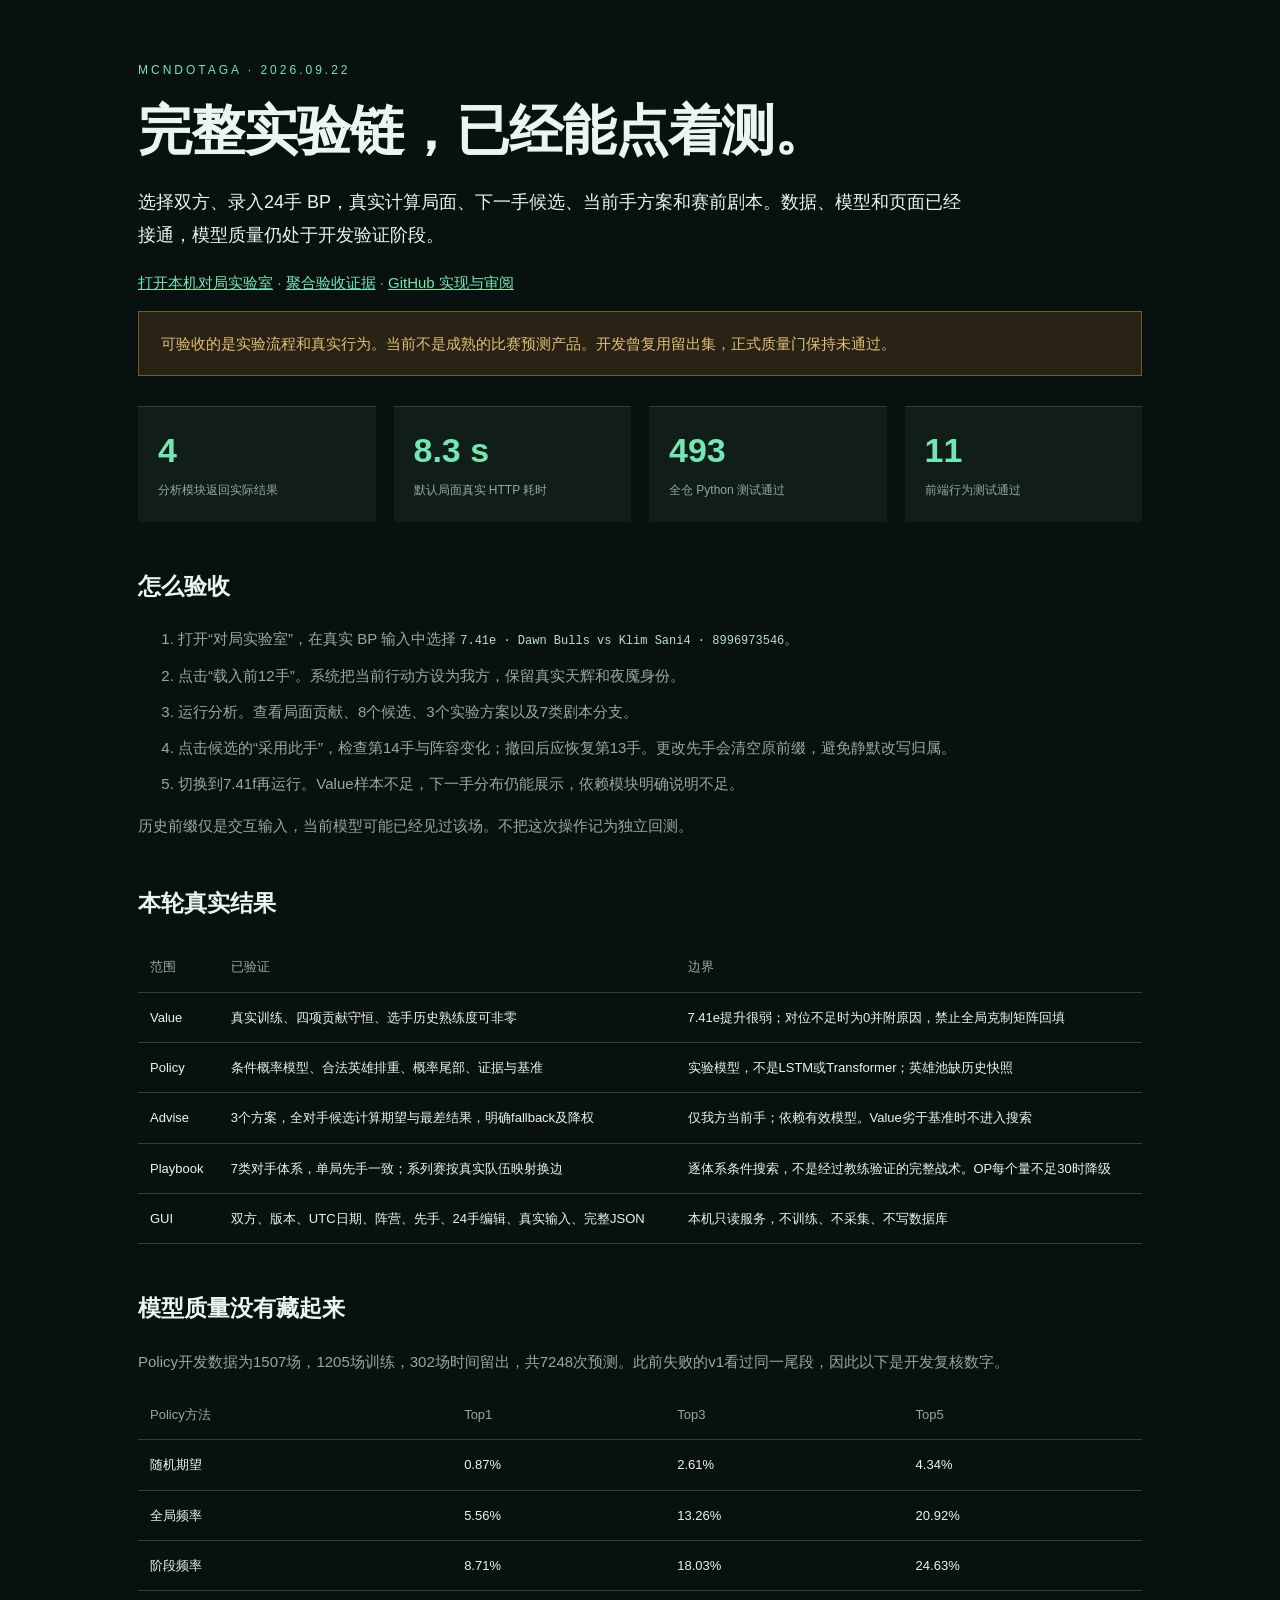
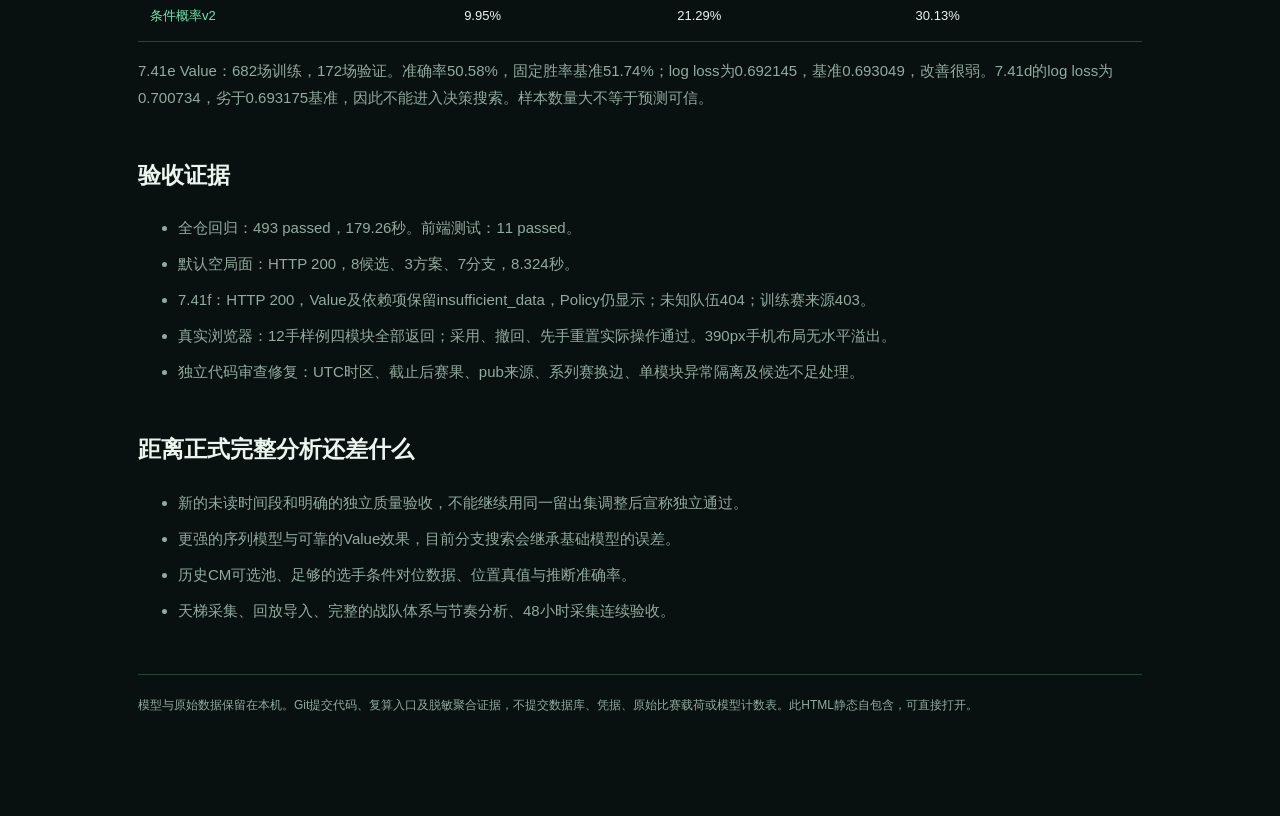
<file: docs/reviews/2026-09-22-analysis-lab.html>
<!doctype html>
<html lang="zh-CN"><head><meta charset="utf-8"><meta name="viewport" content="width=device-width,initial-scale=1"><title>对局实验室验收 · MCNDOTAGA</title><style>
:root{color-scheme:dark;--bg:#08110f;--panel:#101d18;--ink:#eaf5ef;--muted:#93aa9f;--line:#294337;--accent:#72e6b3;--amber:#e2be77}*{box-sizing:border-box}body{margin:0;background:var(--bg);color:var(--ink);font:15px/1.8 -apple-system,BlinkMacSystemFont,"PingFang SC",sans-serif}main{max-width:1060px;margin:auto;padding:60px 28px 100px}h1{font-size:clamp(30px,5vw,54px);line-height:1.2;letter-spacing:-1px;margin:16px 0 24px}h2{font-size:23px;margin:44px 0 18px}p{color:var(--muted)}a{color:var(--accent)}.eyebrow{font-size:12px;letter-spacing:3px;color:var(--accent)}.lead{font-size:18px;max-width:840px;color:var(--ink)}.banner{padding:18px 22px;border:1px solid #6e5b32;background:#292315;color:var(--amber)}.metrics{display:grid;grid-template-columns:repeat(4,1fr);gap:18px;margin:30px 0}.metric{padding:20px;border-top:1px solid var(--line);background:var(--panel)}.metric strong{display:block;font-size:34px;font-weight:600;color:var(--accent);line-height:1.4}.metric span{font-size:12px;color:var(--muted)}table{border-collapse:collapse;width:100%;font-size:13px}th,td{padding:13px 12px;border-bottom:1px solid var(--line);vertical-align:top;text-align:left}th{color:var(--muted);font-weight:500}td:first-child{white-space:nowrap}code{font-family:ui-monospace,monospace;font-size:12px;color:#bddecf}li{margin:9px 0;color:var(--muted)}.scroll{overflow:auto}.good{color:var(--accent)}.pending{color:var(--amber)}footer{margin-top:50px;border-top:1px solid var(--line);padding-top:20px;font-size:12px;color:var(--muted)}@media(max-width:600px){main{padding:30px 18px 60px}.metrics{grid-template-columns:1fr 1fr;gap:10px}.metric{padding:15px}th,td{padding:10px 8px;font-size:11px}.lead{font-size:16px}}
</style></head><body><main>
<div class="eyebrow">MCNDOTAGA · 2026.09.22</div><h1>完整实验链，已经能点着测。</h1>
<p class="lead">选择双方、录入24手 BP，真实计算局面、下一手候选、当前手方案和赛前剧本。数据、模型和页面已经接通，模型质量仍处于开发验证阶段。</p>
<p><a href="http://127.0.0.1:8016/#analysis">打开本机对局实验室</a> · <a href="2026-09-22-analysis-lab.json">聚合验收证据</a> · <a href="https://github.com/Sin10874/mcndotaga/pull/2">GitHub 实现与审阅</a></p>
<div class="banner">可验收的是实验流程和真实行为。当前不是成熟的比赛预测产品。开发曾复用留出集，正式质量门保持未通过。</div>
<div class="metrics"><div class="metric"><strong>4</strong><span>分析模块返回实际结果</span></div><div class="metric"><strong>8.3 s</strong><span>默认局面真实 HTTP 耗时</span></div><div class="metric"><strong>493</strong><span>全仓 Python 测试通过</span></div><div class="metric"><strong>11</strong><span>前端行为测试通过</span></div></div>
<h2>怎么验收</h2><ol><li>打开“对局实验室”，在真实 BP 输入中选择 <code>7.41e · Dawn Bulls vs Klim Sani4 · 8996973546</code>。</li><li>点击“载入前12手”。系统把当前行动方设为我方，保留真实天辉和夜魇身份。</li><li>运行分析。查看局面贡献、8个候选、3个实验方案以及7类剧本分支。</li><li>点击候选的“采用此手”，检查第14手与阵容变化；撤回后应恢复第13手。更改先手会清空原前缀，避免静默改写归属。</li><li>切换到7.41f再运行。Value样本不足，下一手分布仍能展示，依赖模块明确说明不足。</li></ol>
<p>历史前缀仅是交互输入，当前模型可能已经见过该场。不把这次操作记为独立回测。</p>
<h2>本轮真实结果</h2><div class="scroll"><table><thead><tr><th>范围</th><th>已验证</th><th>边界</th></tr></thead><tbody>
<tr><td>Value</td><td>真实训练、四项贡献守恒、选手历史熟练度可非零</td><td>7.41e提升很弱；对位不足时为0并附原因，禁止全局克制矩阵回填</td></tr>
<tr><td>Policy</td><td>条件概率模型、合法英雄排重、概率尾部、证据与基准</td><td>实验模型，不是LSTM或Transformer；英雄池缺历史快照</td></tr>
<tr><td>Advise</td><td>3个方案，全对手候选计算期望与最差结果，明确fallback及降权</td><td>仅我方当前手；依赖有效模型。Value劣于基准时不进入搜索</td></tr>
<tr><td>Playbook</td><td>7类对手体系，单局先手一致；系列赛按真实队伍映射换边</td><td>逐体系条件搜索，不是经过教练验证的完整战术。OP每个量不足30时降级</td></tr>
<tr><td>GUI</td><td>双方、版本、UTC日期、阵营、先手、24手编辑、真实输入、完整JSON</td><td>本机只读服务，不训练、不采集、不写数据库</td></tr>
</tbody></table></div>
<h2>模型质量没有藏起来</h2><p>Policy开发数据为1507场，1205场训练，302场时间留出，共7248次预测。此前失败的v1看过同一尾段，因此以下是开发复核数字。</p>
<div class="scroll"><table><thead><tr><th>Policy方法</th><th>Top1</th><th>Top3</th><th>Top5</th></tr></thead><tbody><tr><td>随机期望</td><td>0.87%</td><td>2.61%</td><td>4.34%</td></tr><tr><td>全局频率</td><td>5.56%</td><td>13.26%</td><td>20.92%</td></tr><tr><td>阶段频率</td><td>8.71%</td><td>18.03%</td><td>24.63%</td></tr><tr><td class="good">条件概率v2</td><td>9.95%</td><td>21.29%</td><td>30.13%</td></tr></tbody></table></div>
<p>7.41e Value：682场训练，172场验证。准确率50.58%，固定胜率基准51.74%；log loss为0.692145，基准0.693049，改善很弱。7.41d的log loss为0.700734，劣于0.693175基准，因此不能进入决策搜索。样本数量大不等于预测可信。</p>
<h2>验收证据</h2><ul><li>全仓回归：493 passed，179.26秒。前端测试：11 passed。</li><li>默认空局面：HTTP 200，8候选、3方案、7分支，8.324秒。</li><li>7.41f：HTTP 200，Value及依赖项保留insufficient_data，Policy仍显示；未知队伍404；训练赛来源403。</li><li>真实浏览器：12手样例四模块全部返回；采用、撤回、先手重置实际操作通过。390px手机布局无水平溢出。</li><li>独立代码审查修复：UTC时区、截止后赛果、pub来源、系列赛换边、单模块异常隔离及候选不足处理。</li></ul>
<h2>距离正式完整分析还差什么</h2><ul><li>新的未读时间段和明确的独立质量验收，不能继续用同一留出集调整后宣称独立通过。</li><li>更强的序列模型与可靠的Value效果，目前分支搜索会继承基础模型的误差。</li><li>历史CM可选池、足够的选手条件对位数据、位置真值与推断准确率。</li><li>天梯采集、回放导入、完整的战队体系与节奏分析、48小时采集连续验收。</li></ul>
<footer>模型与原始数据保留在本机。Git提交代码、复算入口及脱敏聚合证据，不提交数据库、凭据、原始比赛载荷或模型计数表。此HTML静态自包含，可直接打开。</footer>
</main></body></html>
</file>
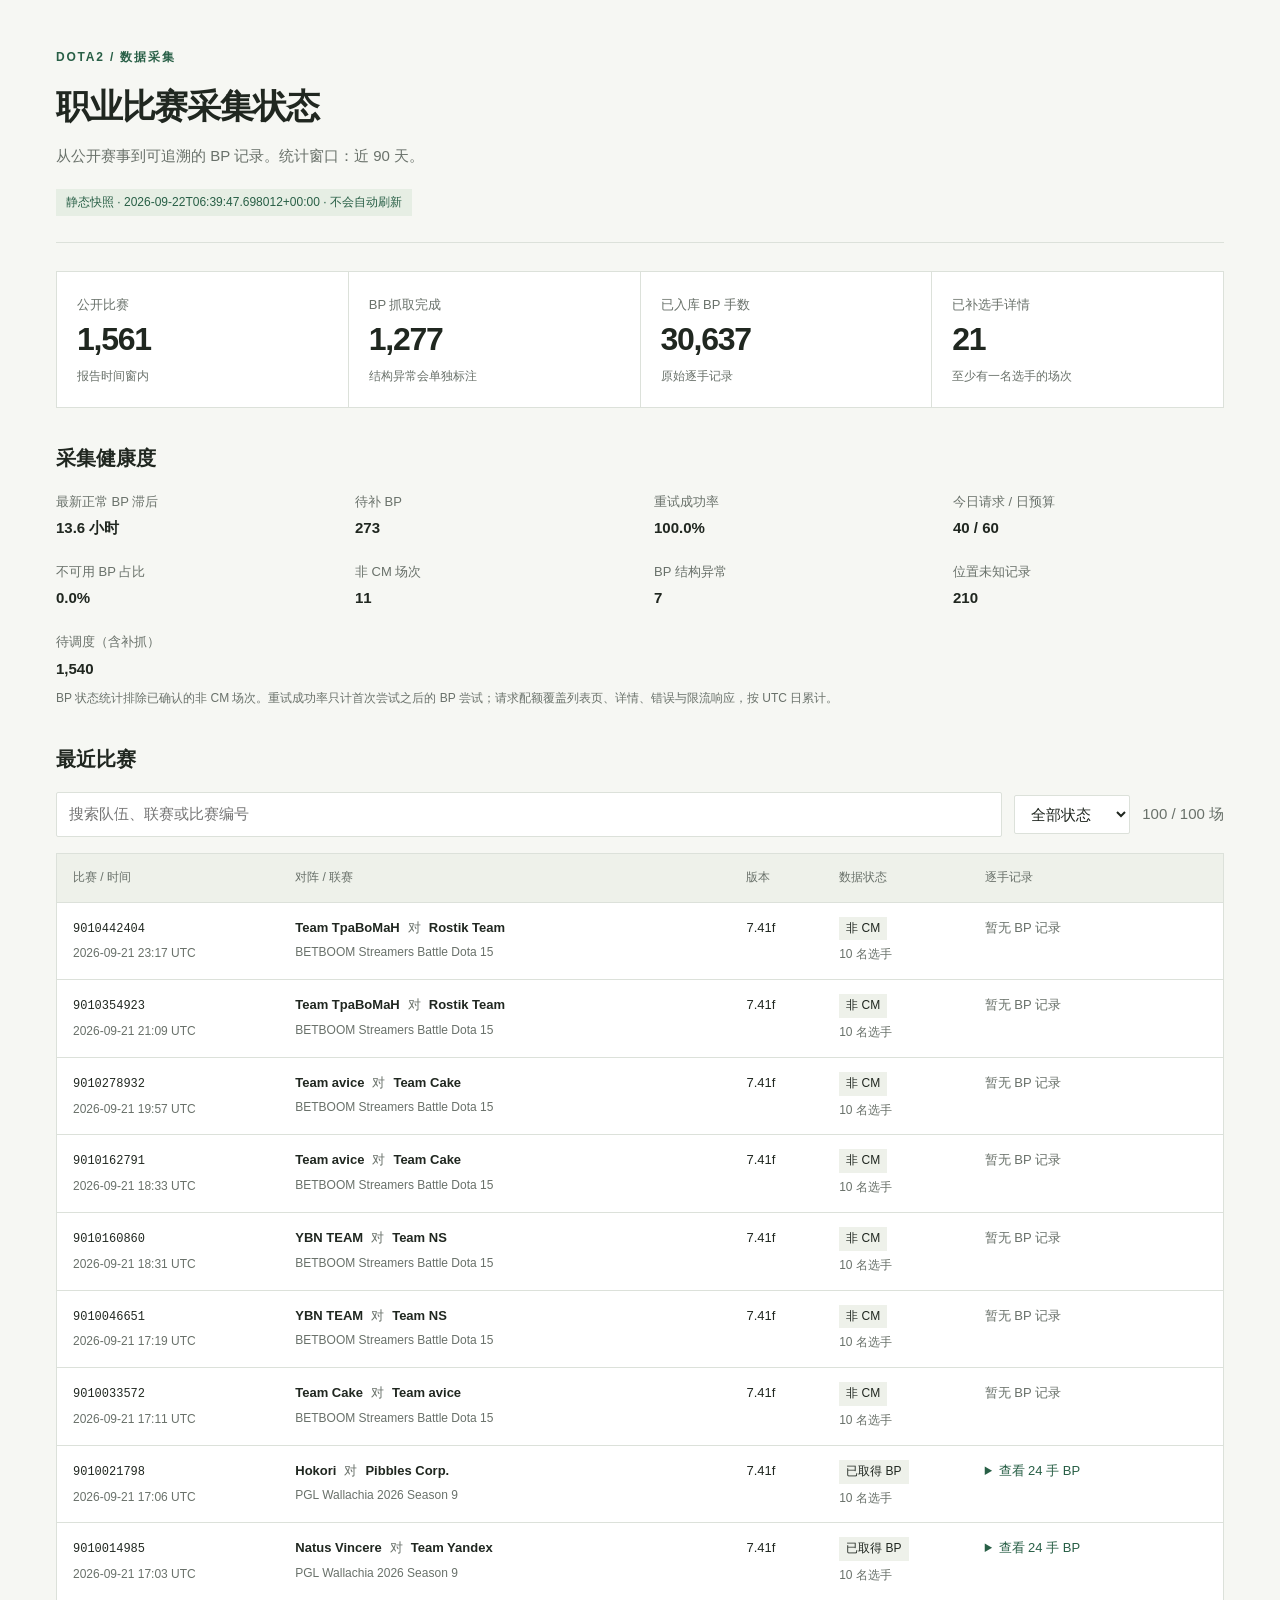
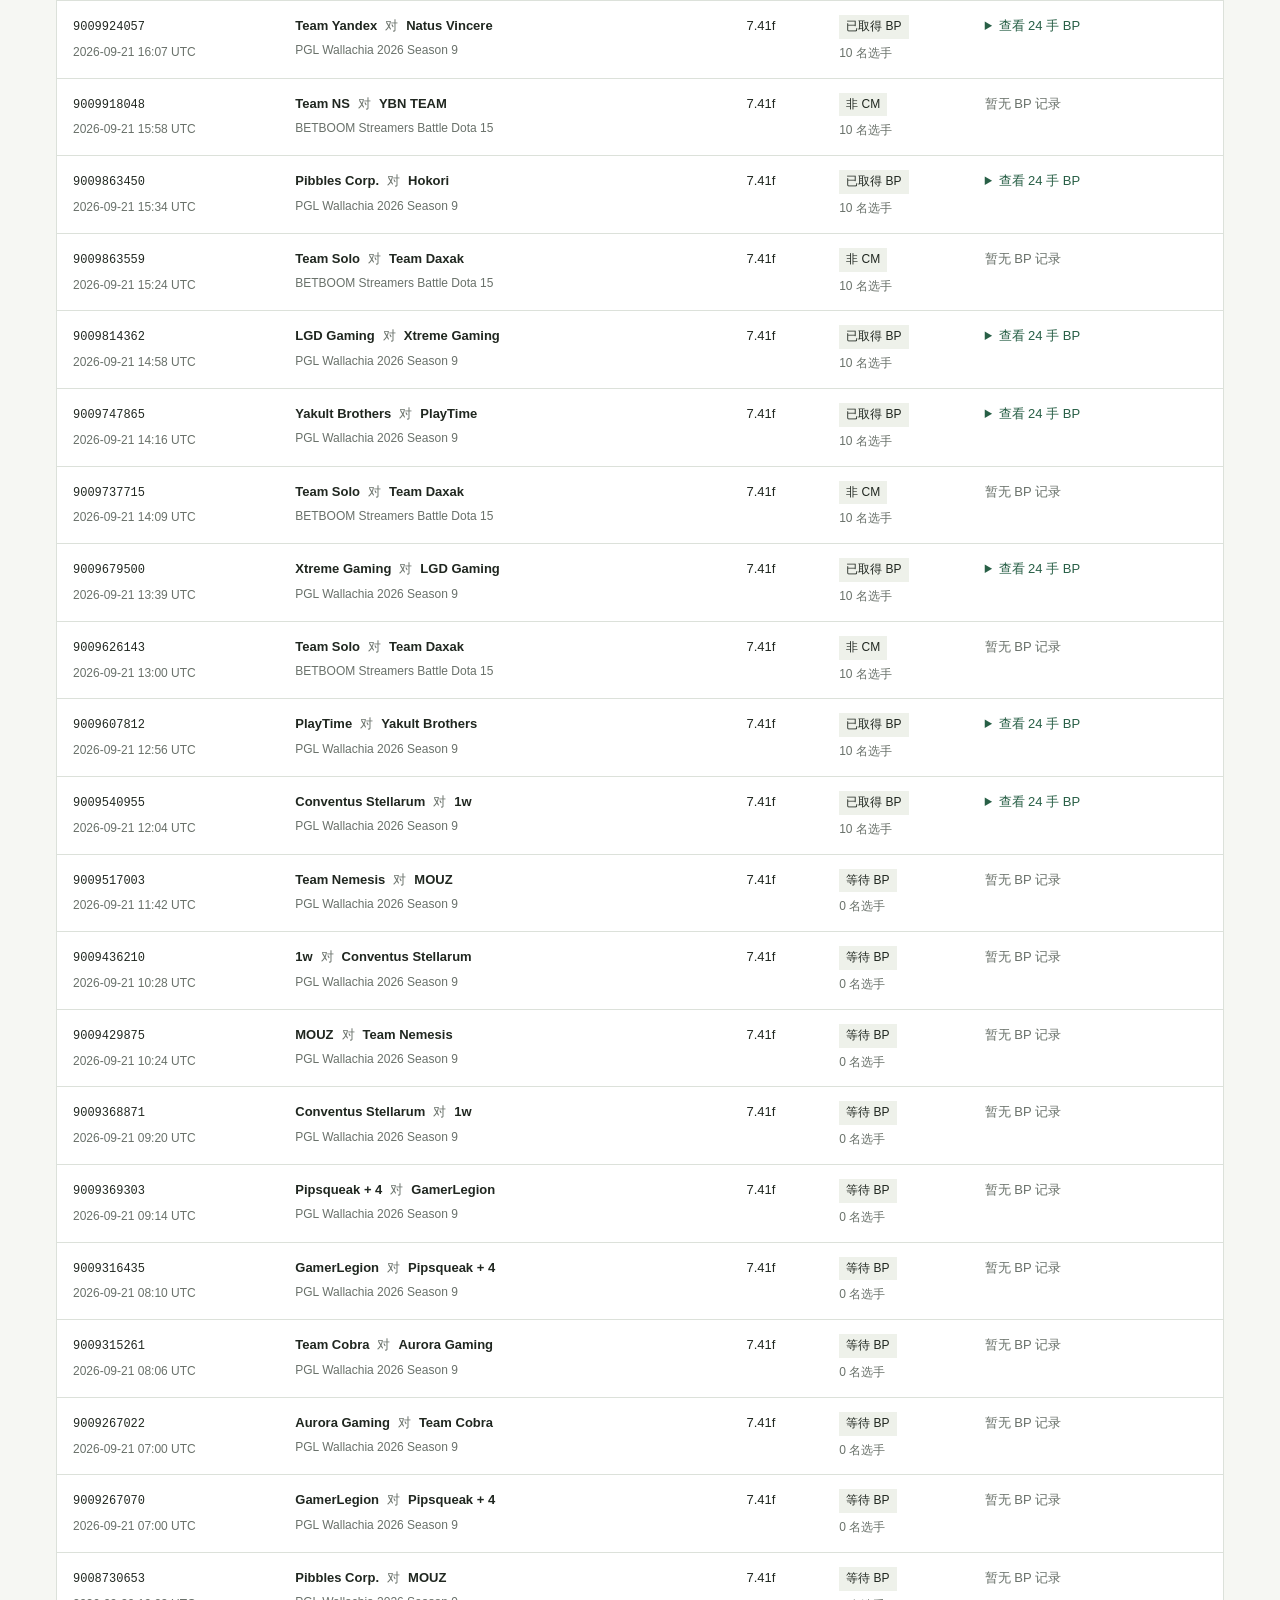
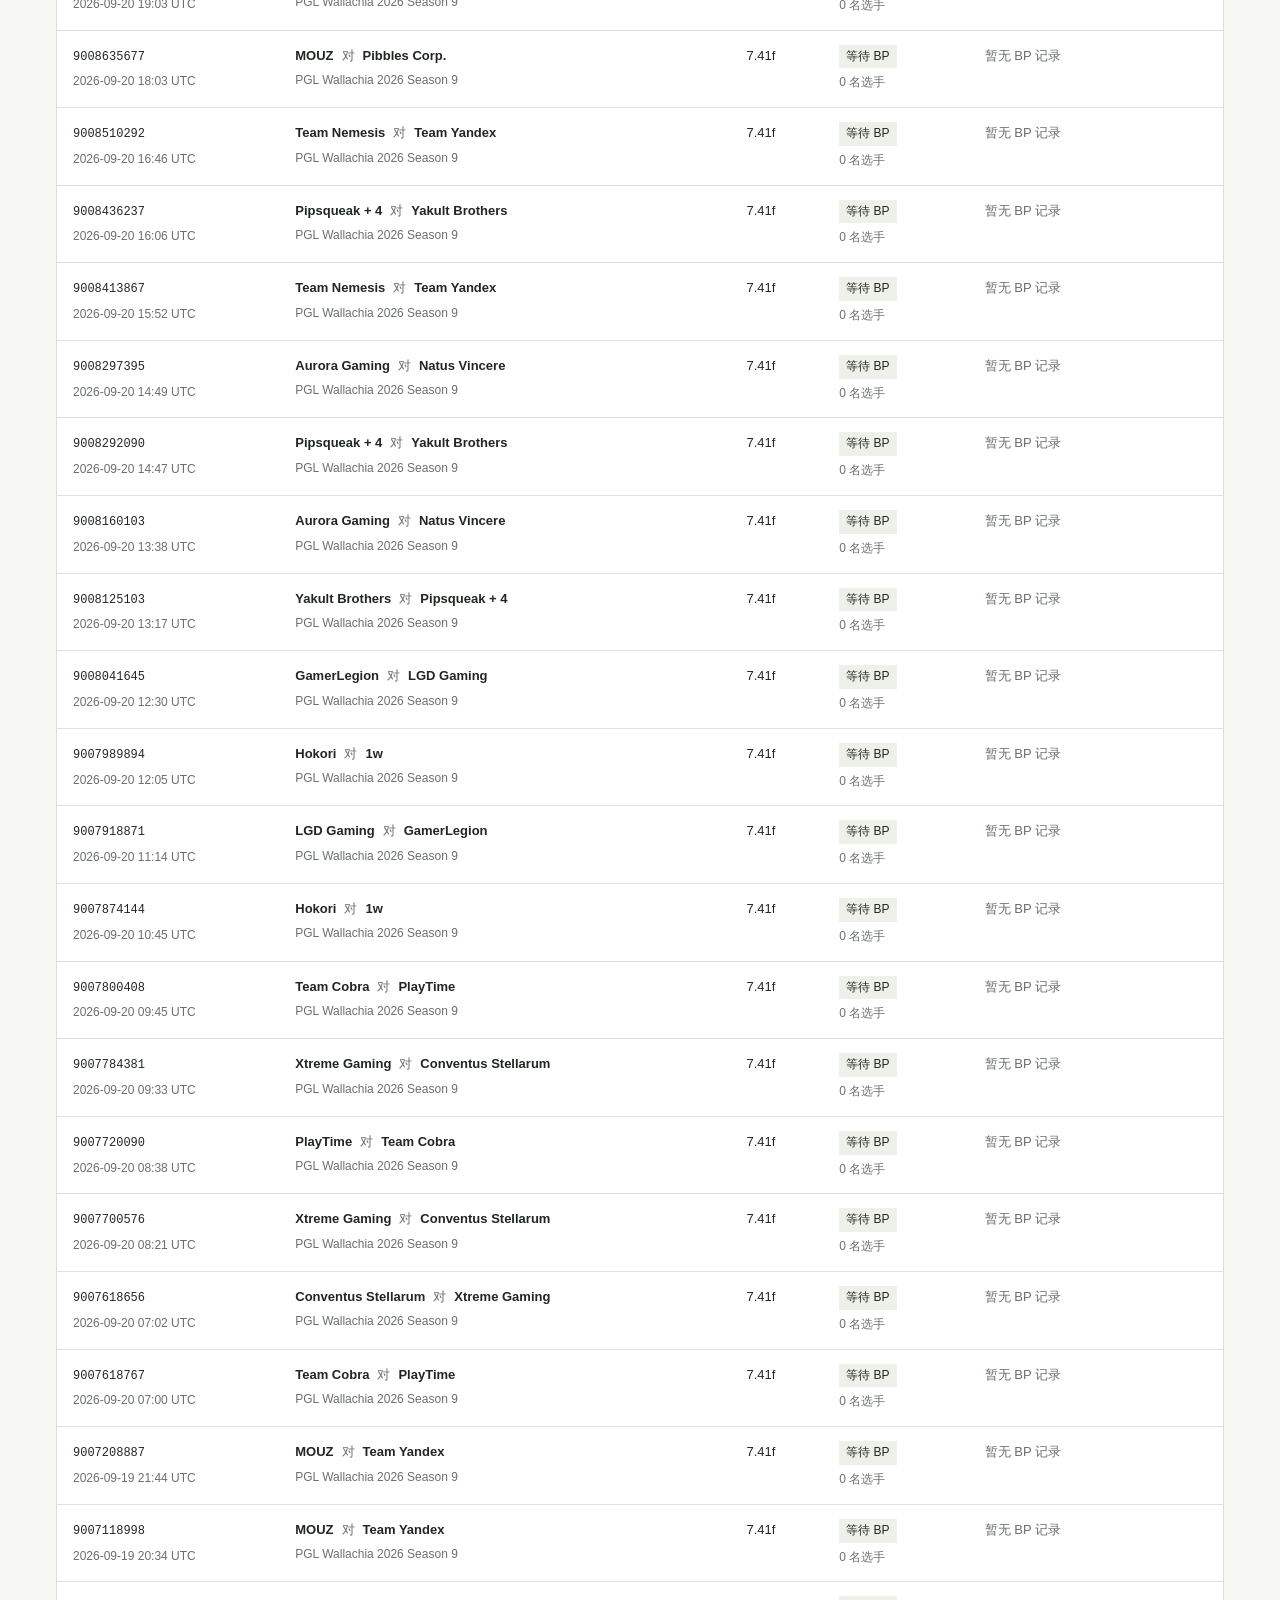
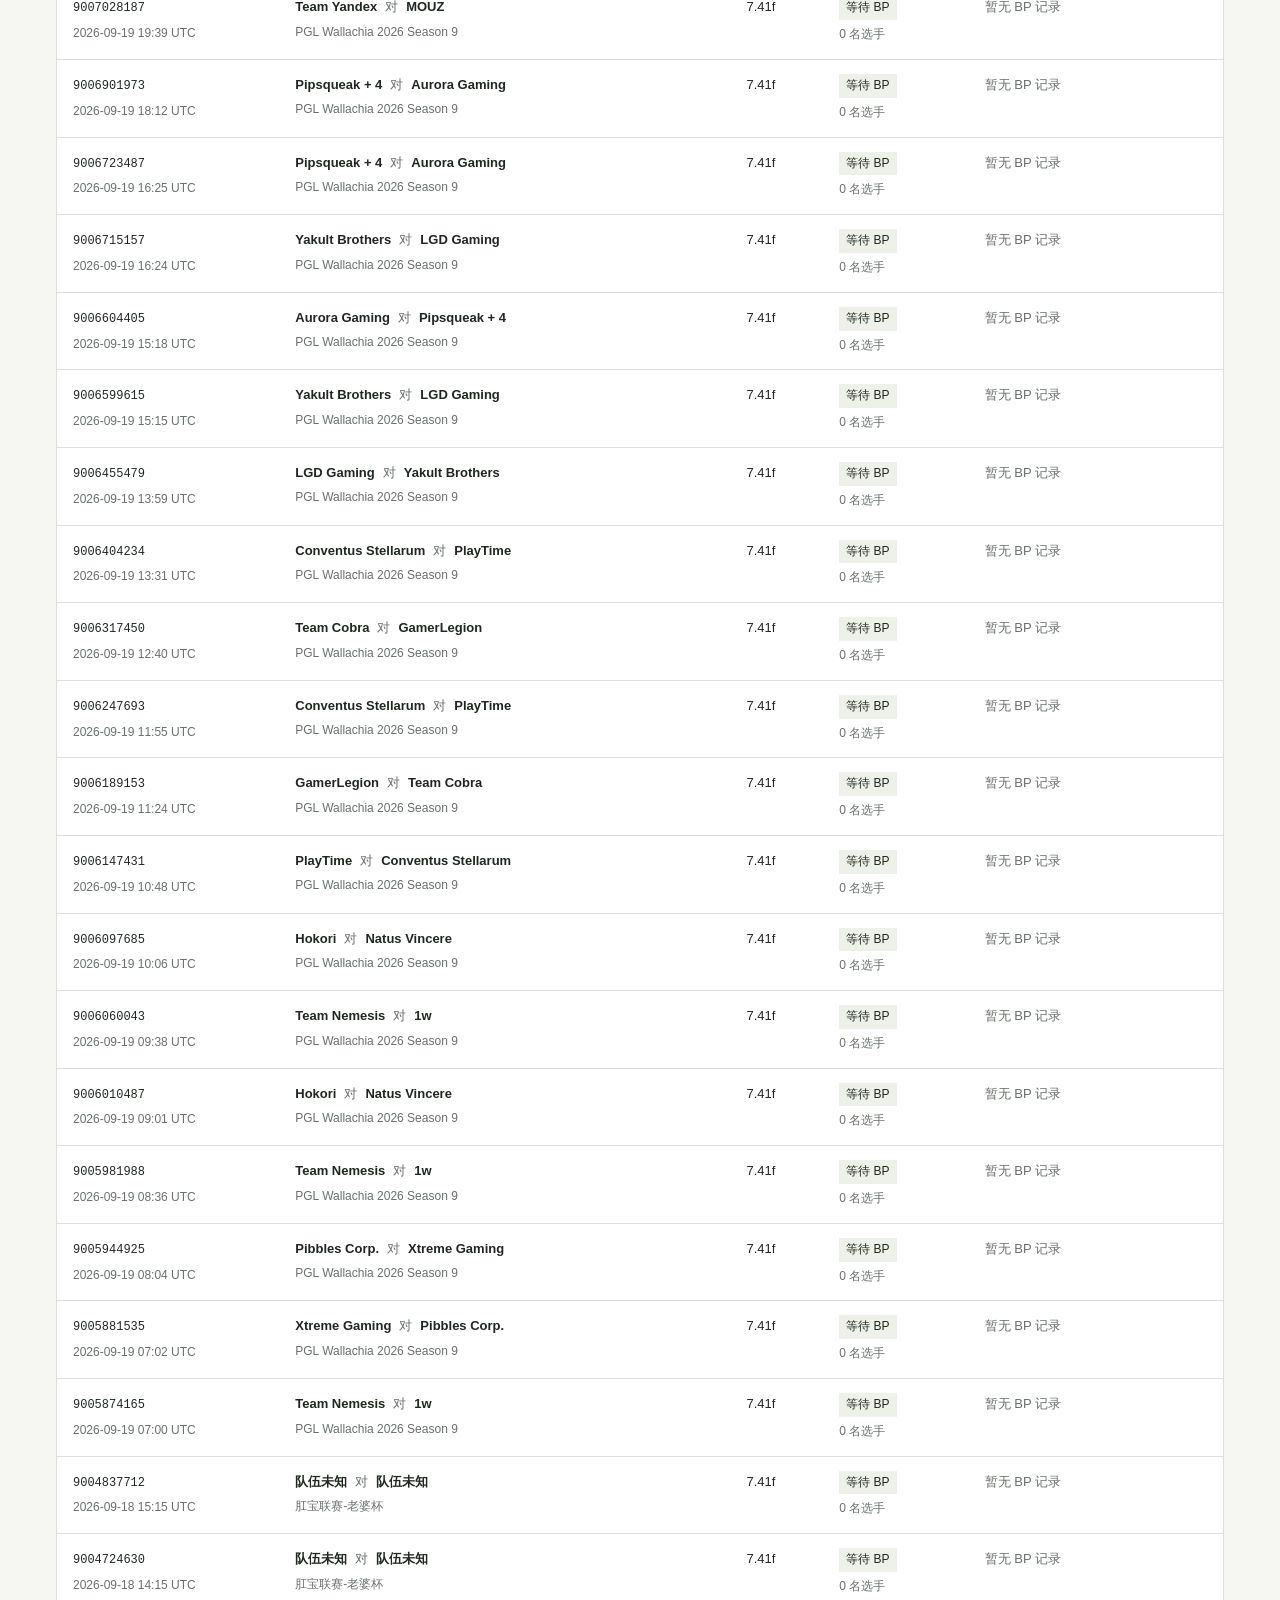
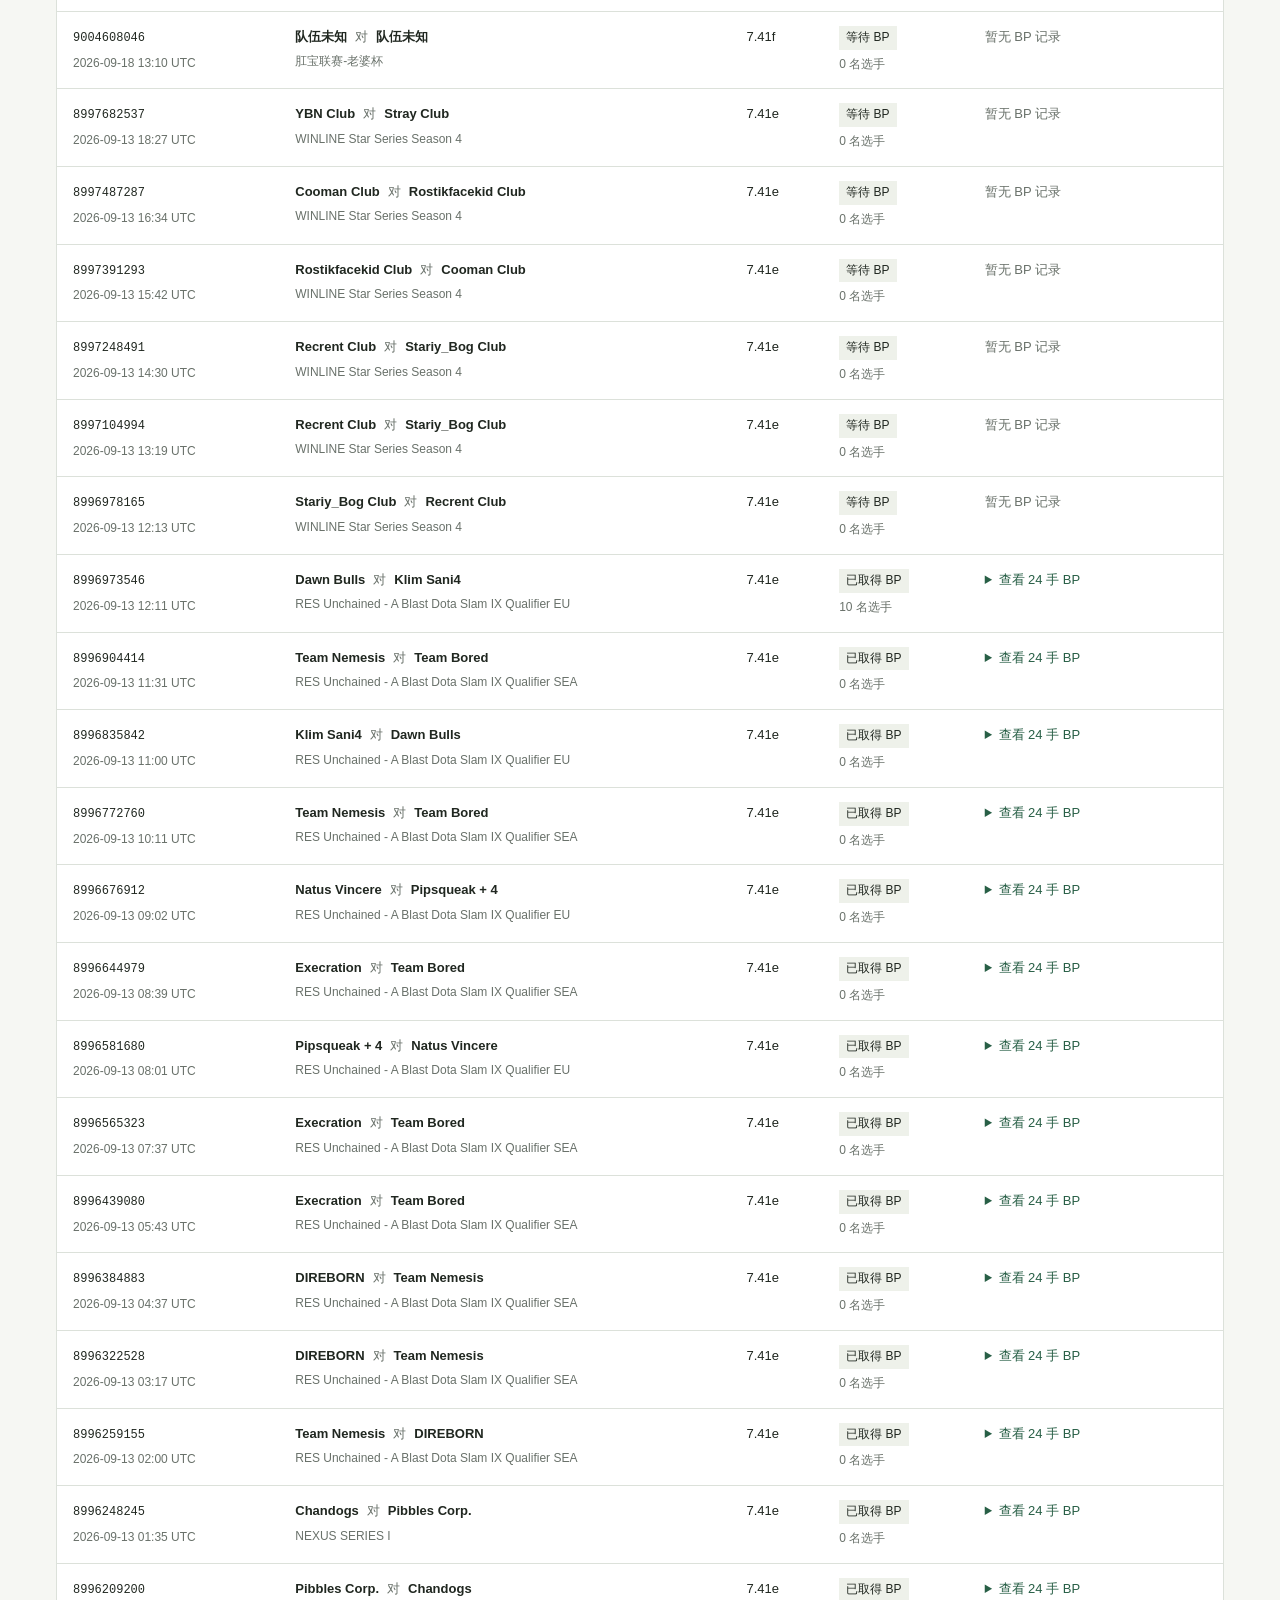
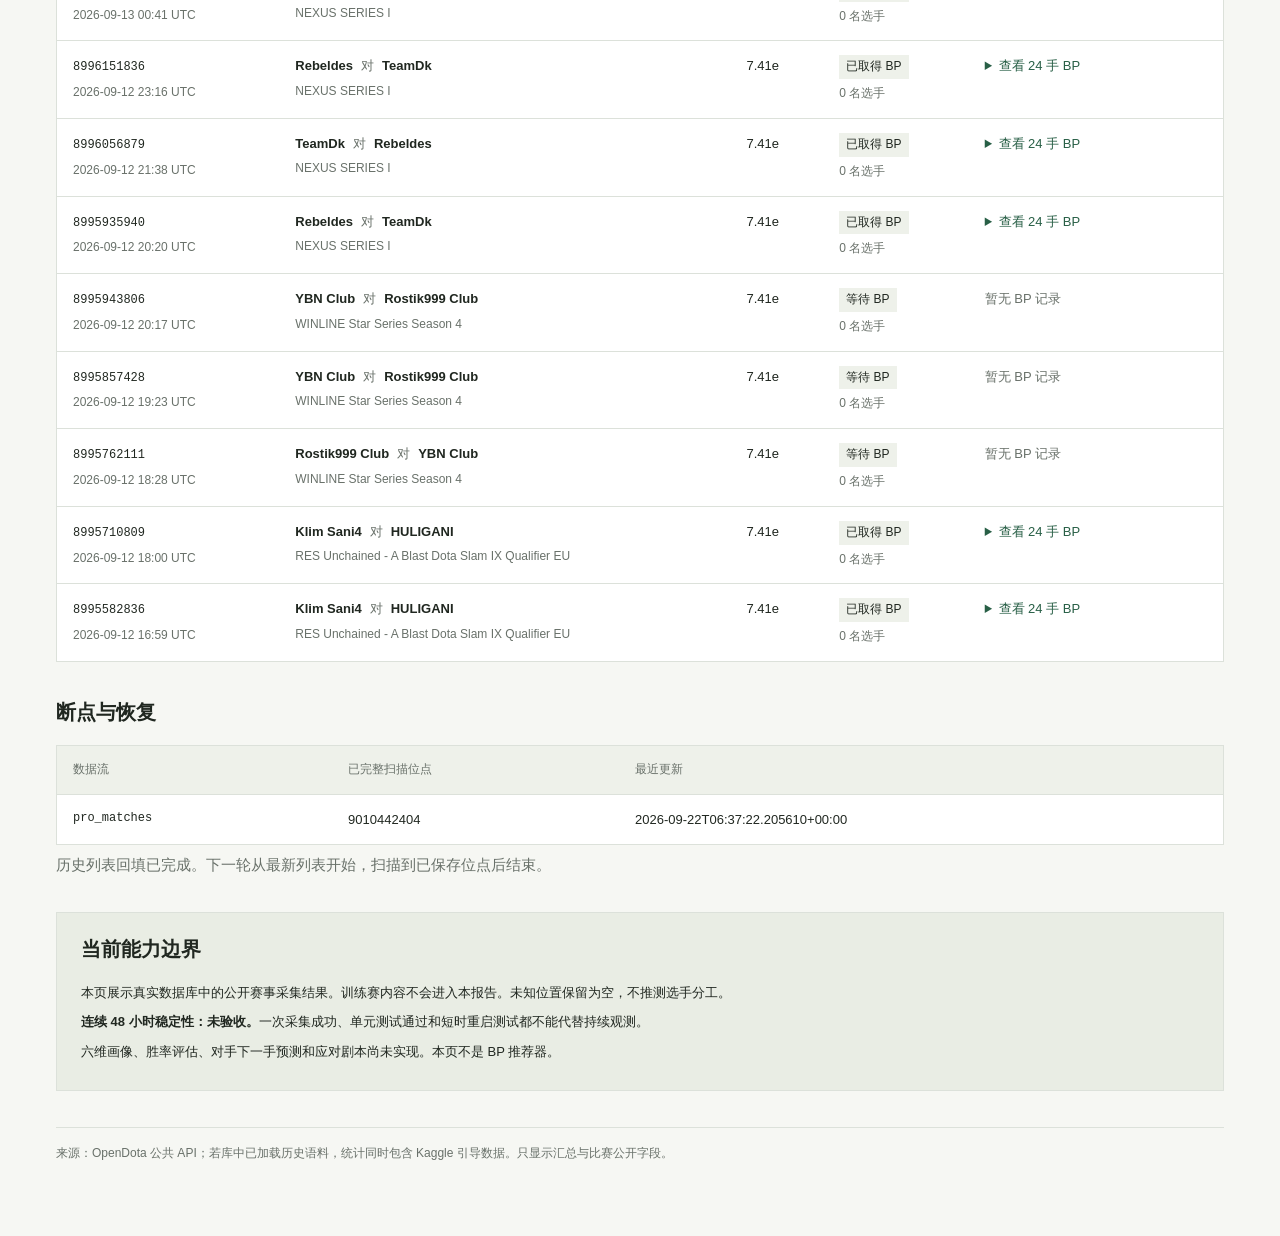
<file: docs/reviews/2026-09-22-collector.html>
<!doctype html>
<html lang="zh-CN"><head><meta charset="utf-8"><meta name="viewport" content="width=device-width,initial-scale=1">
<title>职业比赛采集状态</title><style>
:root{color-scheme:light;--ink:#202720;--muted:#69716a;--line:#dce1da;--paper:#f6f7f3;--green:#285f46}
*{box-sizing:border-box}body{margin:0;background:var(--paper);color:var(--ink);font:15px/1.65 -apple-system,BlinkMacSystemFont,"PingFang SC","Microsoft YaHei",sans-serif}main{max-width:1240px;margin:0 auto;padding:48px 36px 72px}header{border-bottom:1px solid var(--line);padding-bottom:26px}.eyebrow{font-size:12px;letter-spacing:.15em;color:var(--green);font-weight:650}h1{font-size:34px;letter-spacing:-.035em;margin:10px 0}h2{font-size:20px;margin:0 0 16px}p{margin:8px 0}.muted,small{color:var(--muted)}small{display:block;font-size:12px;margin-top:5px}.status{display:inline-block;background:#e6eee4;color:var(--green);padding:4px 10px;font-size:12px;margin-top:12px}.cards{display:grid;grid-template-columns:repeat(4,1fr);gap:1px;background:var(--line);border:1px solid var(--line);margin:28px 0}.card{padding:20px;background:#fff}.card span{color:var(--muted);font-size:13px}.card strong{display:block;font-size:32px;line-height:1.4;letter-spacing:-.04em;font-variant-numeric:tabular-nums}section{margin-top:34px}.metrics{display:grid;grid-template-columns:repeat(4,1fr);gap:20px 28px;margin:0}dt{font-size:13px;color:var(--muted)}dd{margin:4px 0 0;font-weight:600;font-variant-numeric:tabular-nums}.alert{background:#f4ead8;color:#715120;padding:12px 16px;border-left:3px solid #b68d45;margin-top:20px}.toolbar{display:flex;gap:12px;align-items:center;flex-wrap:wrap;margin-bottom:16px}input,select{font:inherit;background:white;border:1px solid var(--line);border-radius:2px;padding:9px 12px;color:var(--ink)}input{flex:1;min-width:180px}.table-wrap{overflow:auto;border:1px solid var(--line);background:#fff}table{width:100%;border-collapse:collapse;text-align:left}th{font-size:12px;color:var(--muted);font-weight:500;background:#eef1ea;white-space:nowrap}th,td{padding:14px 16px;vertical-align:top;border-bottom:1px solid var(--line)}tbody tr:last-child td{border-bottom:0}td{font-size:13px}.mono{font-family:ui-monospace,monospace;font-size:12px}.versus{padding:0 8px;color:var(--muted)}.tag{display:inline-block;background:#eef1ea;padding:2px 7px;white-space:nowrap;font-size:12px}details{min-width:145px}summary{cursor:pointer;color:var(--green);white-space:nowrap}.draft{list-style:none;margin:12px 0 0;padding:0;min-width:215px;font-size:12px}.draft b{color:var(--muted);display:inline-block;width:24px}.boundary{padding:20px 24px;background:#e9ede4;border:1px solid var(--line)}.boundary p{font-size:13px}footer{margin-top:36px;padding-top:16px;border-top:1px solid var(--line);font-size:12px;color:var(--muted)}@media(max-width:700px){main{padding:28px 18px 40px}h1{font-size:27px}.cards,.metrics{grid-template-columns:repeat(2,1fr)}.card{padding:16px}.card strong{font-size:28px}th,td{padding:12px}.toolbar input{width:100%}}
</style></head><body><main><header><div class="eyebrow">DOTA2 / 数据采集</div><h1>职业比赛采集状态</h1>
<p class="muted">从公开赛事到可追溯的 BP 记录。统计窗口：近 90 天。</p>
<span class="status">静态快照 · 2026-09-22T06:39:47.698012+00:00 · 不会自动刷新</span></header>
<div class="cards"><div class="card"><span>公开比赛</span><strong>1,561</strong><small>报告时间窗内</small></div><div class="card"><span>BP 抓取完成</span><strong>1,277</strong><small>结构异常会单独标注</small></div><div class="card"><span>已入库 BP 手数</span><strong>30,637</strong><small>原始逐手记录</small></div><div class="card"><span>已补选手详情</span><strong>21</strong><small>至少有一名选手的场次</small></div></div><section><h2>采集健康度</h2><dl class="metrics"><div><dt>最新正常 BP 滞后</dt><dd>13.6 小时</dd></div><div><dt>待补 BP</dt><dd>273</dd></div><div><dt>重试成功率</dt><dd>100.0%</dd></div><div><dt>今日请求 / 日预算</dt><dd>40 / 60</dd></div><div><dt>不可用 BP 占比</dt><dd>0.0%</dd></div><div><dt>非 CM 场次</dt><dd>11</dd></div><div><dt>BP 结构异常</dt><dd>7</dd></div><div><dt>位置未知记录</dt><dd>210</dd></div><div><dt>待调度（含补抓）</dt><dd>1,540</dd></div></dl>
<p class="muted"><small>BP 状态统计排除已确认的非 CM 场次。重试成功率只计首次尝试之后的 BP 尝试；请求配额覆盖列表页、详情、错误与限流响应，按 UTC 日累计。</small></p></section>
<section><h2>最近比赛</h2><div class="toolbar"><input id="search" aria-label="搜索队伍、联赛或比赛编号" placeholder="搜索队伍、联赛或比赛编号"><select id="state" aria-label="筛选 BP 状态"><option value="">全部状态</option><option value="complete">已取得 BP</option><option value="pending">等待 BP</option><option value="unavailable">BP 不可用</option><option value="non_cm">非 CM</option></select><span id="visible-count" class="muted"></span></div>
<div class="table-wrap"><table id="matches"><thead><tr><th>比赛 / 时间</th><th>对阵 / 联赛</th><th>版本</th><th>数据状态</th><th>逐手记录</th></tr></thead><tbody><tr data-search="team tpabomah rostik team betboom streamers battle dota 15 9010442404" data-state="non_cm"><td><span class="mono">9010442404</span><small>2026-09-21 23:17 UTC</small></td><td><b>Team TpaBoMaH</b><span class="versus">对</span><b>Rostik Team</b><small>BETBOOM Streamers Battle Dota 15</small></td><td>7.41f</td><td><span class="tag">非 CM</span><small>10 名选手</small></td><td><span class="muted">暂无 BP 记录</span></td></tr><tr data-search="team tpabomah rostik team betboom streamers battle dota 15 9010354923" data-state="non_cm"><td><span class="mono">9010354923</span><small>2026-09-21 21:09 UTC</small></td><td><b>Team TpaBoMaH</b><span class="versus">对</span><b>Rostik Team</b><small>BETBOOM Streamers Battle Dota 15</small></td><td>7.41f</td><td><span class="tag">非 CM</span><small>10 名选手</small></td><td><span class="muted">暂无 BP 记录</span></td></tr><tr data-search="team avice team cake betboom streamers battle dota 15 9010278932" data-state="non_cm"><td><span class="mono">9010278932</span><small>2026-09-21 19:57 UTC</small></td><td><b>Team avice</b><span class="versus">对</span><b>Team Cake</b><small>BETBOOM Streamers Battle Dota 15</small></td><td>7.41f</td><td><span class="tag">非 CM</span><small>10 名选手</small></td><td><span class="muted">暂无 BP 记录</span></td></tr><tr data-search="team avice team cake betboom streamers battle dota 15 9010162791" data-state="non_cm"><td><span class="mono">9010162791</span><small>2026-09-21 18:33 UTC</small></td><td><b>Team avice</b><span class="versus">对</span><b>Team Cake</b><small>BETBOOM Streamers Battle Dota 15</small></td><td>7.41f</td><td><span class="tag">非 CM</span><small>10 名选手</small></td><td><span class="muted">暂无 BP 记录</span></td></tr><tr data-search="ybn team team ns betboom streamers battle dota 15 9010160860" data-state="non_cm"><td><span class="mono">9010160860</span><small>2026-09-21 18:31 UTC</small></td><td><b>YBN TEAM</b><span class="versus">对</span><b>Team NS</b><small>BETBOOM Streamers Battle Dota 15</small></td><td>7.41f</td><td><span class="tag">非 CM</span><small>10 名选手</small></td><td><span class="muted">暂无 BP 记录</span></td></tr><tr data-search="ybn team team ns betboom streamers battle dota 15 9010046651" data-state="non_cm"><td><span class="mono">9010046651</span><small>2026-09-21 17:19 UTC</small></td><td><b>YBN TEAM</b><span class="versus">对</span><b>Team NS</b><small>BETBOOM Streamers Battle Dota 15</small></td><td>7.41f</td><td><span class="tag">非 CM</span><small>10 名选手</small></td><td><span class="muted">暂无 BP 记录</span></td></tr><tr data-search="team cake team avice betboom streamers battle dota 15 9010033572" data-state="non_cm"><td><span class="mono">9010033572</span><small>2026-09-21 17:11 UTC</small></td><td><b>Team Cake</b><span class="versus">对</span><b>Team avice</b><small>BETBOOM Streamers Battle Dota 15</small></td><td>7.41f</td><td><span class="tag">非 CM</span><small>10 名选手</small></td><td><span class="muted">暂无 BP 记录</span></td></tr><tr data-search="hokori pibbles corp. pgl wallachia 2026 season 9 9010021798" data-state="complete"><td><span class="mono">9010021798</span><small>2026-09-21 17:06 UTC</small></td><td><b>Hokori</b><span class="versus">对</span><b>Pibbles Corp.</b><small>PGL Wallachia 2026 Season 9</small></td><td>7.41f</td><td><span class="tag">已取得 BP</span><small>10 名选手</small></td><td><details><summary>查看 24 手 BP</summary><ol class="draft"><li><b>01</b> 夜魇 禁 Puck</li><li><b>02</b> 夜魇 禁 Ember Spirit</li><li><b>03</b> 天辉 禁 Bounty Hunter</li><li><b>04</b> 天辉 禁 Lina</li><li><b>05</b> 夜魇 禁 Dawnbreaker</li><li><b>06</b> 天辉 禁 Keeper of the Light</li><li><b>07</b> 天辉 禁 Lifestealer</li><li><b>08</b> 夜魇 选 Nature&#x27;s Prophet</li><li><b>09</b> 天辉 选 Techies</li><li><b>10</b> 夜魇 禁 Pangolier</li><li><b>11</b> 夜魇 禁 Axe</li><li><b>12</b> 天辉 禁 Dazzle</li><li><b>13</b> 天辉 选 Undying</li><li><b>14</b> 夜魇 选 Hoodwink</li><li><b>15</b> 夜魇 选 Clockwerk</li><li><b>16</b> 天辉 选 Beastmaster</li><li><b>17</b> 天辉 选 Invoker</li><li><b>18</b> 夜魇 选 Void Spirit</li><li><b>19</b> 夜魇 禁 Tiny</li><li><b>20</b> 天辉 禁 Underlord</li><li><b>21</b> 夜魇 禁 Lone Druid</li><li><b>22</b> 天辉 禁 Dark Seer</li><li><b>23</b> 夜魇 选 Largo</li><li><b>24</b> 天辉 选 Clinkz</li></ol></details></td></tr><tr data-search="natus vincere team yandex pgl wallachia 2026 season 9 9010014985" data-state="complete"><td><span class="mono">9010014985</span><small>2026-09-21 17:03 UTC</small></td><td><b>Natus Vincere</b><span class="versus">对</span><b>Team Yandex</b><small>PGL Wallachia 2026 Season 9</small></td><td>7.41f</td><td><span class="tag">已取得 BP</span><small>10 名选手</small></td><td><details><summary>查看 24 手 BP</summary><ol class="draft"><li><b>01</b> 天辉 禁 Timbersaw</li><li><b>02</b> 天辉 禁 Necrophos</li><li><b>03</b> 夜魇 禁 Dark Seer</li><li><b>04</b> 夜魇 禁 Kez</li><li><b>05</b> 天辉 禁 Lone Druid</li><li><b>06</b> 夜魇 禁 Bounty Hunter</li><li><b>07</b> 夜魇 禁 Witch Doctor</li><li><b>08</b> 天辉 选 Dark Willow</li><li><b>09</b> 夜魇 选 Earth Spirit</li><li><b>10</b> 天辉 禁 Doom</li><li><b>11</b> 天辉 禁 Hoodwink</li><li><b>12</b> 夜魇 禁 Ember Spirit</li><li><b>13</b> 夜魇 选 Dazzle</li><li><b>14</b> 天辉 选 Undying</li><li><b>15</b> 天辉 选 Axe</li><li><b>16</b> 夜魇 选 Nature&#x27;s Prophet</li><li><b>17</b> 夜魇 选 Windranger</li><li><b>18</b> 天辉 选 Lifestealer</li><li><b>19</b> 天辉 禁 Razor</li><li><b>20</b> 夜魇 禁 Mirana</li><li><b>21</b> 天辉 禁 Slardar</li><li><b>22</b> 夜魇 禁 Grimstroke</li><li><b>23</b> 天辉 选 Winter Wyvern</li><li><b>24</b> 夜魇 选 Viper</li></ol></details></td></tr><tr data-search="team yandex natus vincere pgl wallachia 2026 season 9 9009924057" data-state="complete"><td><span class="mono">9009924057</span><small>2026-09-21 16:07 UTC</small></td><td><b>Team Yandex</b><span class="versus">对</span><b>Natus Vincere</b><small>PGL Wallachia 2026 Season 9</small></td><td>7.41f</td><td><span class="tag">已取得 BP</span><small>10 名选手</small></td><td><details><summary>查看 24 手 BP</summary><ol class="draft"><li><b>01</b> 天辉 禁 Kez</li><li><b>02</b> 天辉 禁 Dark Seer</li><li><b>03</b> 夜魇 禁 Bounty Hunter</li><li><b>04</b> 夜魇 禁 Necrophos</li><li><b>05</b> 天辉 禁 Witch Doctor</li><li><b>06</b> 夜魇 禁 Timbersaw</li><li><b>07</b> 夜魇 禁 Lone Druid</li><li><b>08</b> 天辉 选 Dark Willow</li><li><b>09</b> 夜魇 选 Hoodwink</li><li><b>10</b> 天辉 禁 Centaur Warrunner</li><li><b>11</b> 天辉 禁 Enigma</li><li><b>12</b> 夜魇 禁 Slark</li><li><b>13</b> 夜魇 选 Ember Spirit</li><li><b>14</b> 天辉 选 Monkey King</li><li><b>15</b> 天辉 选 Winter Wyvern</li><li><b>16</b> 夜魇 选 Mirana</li><li><b>17</b> 夜魇 选 Axe</li><li><b>18</b> 天辉 选 Doom</li><li><b>19</b> 天辉 禁 Windranger</li><li><b>20</b> 夜魇 禁 Tiny</li><li><b>21</b> 天辉 禁 Lifestealer</li><li><b>22</b> 夜魇 禁 Spectre</li><li><b>23</b> 天辉 选 Sven</li><li><b>24</b> 夜魇 选 Terrorblade</li></ol></details></td></tr><tr data-search="team ns ybn team betboom streamers battle dota 15 9009918048" data-state="non_cm"><td><span class="mono">9009918048</span><small>2026-09-21 15:58 UTC</small></td><td><b>Team NS</b><span class="versus">对</span><b>YBN TEAM</b><small>BETBOOM Streamers Battle Dota 15</small></td><td>7.41f</td><td><span class="tag">非 CM</span><small>10 名选手</small></td><td><span class="muted">暂无 BP 记录</span></td></tr><tr data-search="pibbles corp. hokori pgl wallachia 2026 season 9 9009863450" data-state="complete"><td><span class="mono">9009863450</span><small>2026-09-21 15:34 UTC</small></td><td><b>Pibbles Corp.</b><span class="versus">对</span><b>Hokori</b><small>PGL Wallachia 2026 Season 9</small></td><td>7.41f</td><td><span class="tag">已取得 BP</span><small>10 名选手</small></td><td><details><summary>查看 24 手 BP</summary><ol class="draft"><li><b>01</b> 夜魇 禁 Lina</li><li><b>02</b> 夜魇 禁 Bounty Hunter</li><li><b>03</b> 天辉 禁 Puck</li><li><b>04</b> 天辉 禁 Nature&#x27;s Prophet</li><li><b>05</b> 夜魇 禁 Keeper of the Light</li><li><b>06</b> 天辉 禁 Techies</li><li><b>07</b> 天辉 禁 Hoodwink</li><li><b>08</b> 夜魇 选 Largo</li><li><b>09</b> 天辉 选 Winter Wyvern</li><li><b>10</b> 夜魇 禁 Doom</li><li><b>11</b> 夜魇 禁 Sven</li><li><b>12</b> 天辉 禁 Lifestealer</li><li><b>13</b> 天辉 选 Pangolier</li><li><b>14</b> 夜魇 选 Dark Willow</li><li><b>15</b> 夜魇 选 Mirana</li><li><b>16</b> 天辉 选 Necrophos</li><li><b>17</b> 天辉 选 Lion</li><li><b>18</b> 夜魇 选 Ember Spirit</li><li><b>19</b> 夜魇 禁 Slark</li><li><b>20</b> 天辉 禁 Muerta</li><li><b>21</b> 夜魇 禁 Underlord</li><li><b>22</b> 天辉 禁 Lone Druid</li><li><b>23</b> 夜魇 选 Tiny</li><li><b>24</b> 天辉 选 Undying</li></ol></details></td></tr><tr data-search="team solo team daxak betboom streamers battle dota 15 9009863559" data-state="non_cm"><td><span class="mono">9009863559</span><small>2026-09-21 15:24 UTC</small></td><td><b>Team Solo</b><span class="versus">对</span><b>Team Daxak</b><small>BETBOOM Streamers Battle Dota 15</small></td><td>7.41f</td><td><span class="tag">非 CM</span><small>10 名选手</small></td><td><span class="muted">暂无 BP 记录</span></td></tr><tr data-search="lgd gaming xtreme gaming pgl wallachia 2026 season 9 9009814362" data-state="complete"><td><span class="mono">9009814362</span><small>2026-09-21 14:58 UTC</small></td><td><b>LGD Gaming</b><span class="versus">对</span><b>Xtreme Gaming</b><small>PGL Wallachia 2026 Season 9</small></td><td>7.41f</td><td><span class="tag">已取得 BP</span><small>10 名选手</small></td><td><details><summary>查看 24 手 BP</summary><ol class="draft"><li><b>01</b> 天辉 禁 Enigma</li><li><b>02</b> 天辉 禁 Hoodwink</li><li><b>03</b> 夜魇 禁 Lone Druid</li><li><b>04</b> 夜魇 禁 Mirana</li><li><b>05</b> 天辉 禁 Largo</li><li><b>06</b> 夜魇 禁 Earth Spirit</li><li><b>07</b> 夜魇 禁 Enchantress</li><li><b>08</b> 天辉 选 Bounty Hunter</li><li><b>09</b> 夜魇 选 Ember Spirit</li><li><b>10</b> 天辉 禁 Keeper of the Light</li><li><b>11</b> 天辉 禁 Techies</li><li><b>12</b> 夜魇 禁 Slark</li><li><b>13</b> 夜魇 选 Crystal Maiden</li><li><b>14</b> 天辉 选 Dragon Knight</li><li><b>15</b> 天辉 选 Winter Wyvern</li><li><b>16</b> 夜魇 选 Doom</li><li><b>17</b> 夜魇 选 Windranger</li><li><b>18</b> 天辉 选 Dark Seer</li><li><b>19</b> 天辉 禁 Tiny</li><li><b>20</b> 夜魇 禁 Clinkz</li><li><b>21</b> 天辉 禁 Sven</li><li><b>22</b> 夜魇 禁 Vengeful Spirit</li><li><b>23</b> 天辉 选 Nature&#x27;s Prophet</li><li><b>24</b> 夜魇 选 Kez</li></ol></details></td></tr><tr data-search="yakult brothers playtime pgl wallachia 2026 season 9 9009747865" data-state="complete"><td><span class="mono">9009747865</span><small>2026-09-21 14:16 UTC</small></td><td><b>Yakult Brothers</b><span class="versus">对</span><b>PlayTime</b><small>PGL Wallachia 2026 Season 9</small></td><td>7.41f</td><td><span class="tag">已取得 BP</span><small>10 名选手</small></td><td><details><summary>查看 24 手 BP</summary><ol class="draft"><li><b>01</b> 夜魇 禁 Mirana</li><li><b>02</b> 夜魇 禁 Lion</li><li><b>03</b> 天辉 禁 Earth Spirit</li><li><b>04</b> 天辉 禁 Lone Druid</li><li><b>05</b> 夜魇 禁 Nature&#x27;s Prophet</li><li><b>06</b> 天辉 禁 Necrophos</li><li><b>07</b> 天辉 禁 Largo</li><li><b>08</b> 夜魇 选 Windranger</li><li><b>09</b> 天辉 选 Timbersaw</li><li><b>10</b> 夜魇 禁 Lina</li><li><b>11</b> 夜魇 禁 Shadow Shaman</li><li><b>12</b> 天辉 禁 Slark</li><li><b>13</b> 天辉 选 Ember Spirit</li><li><b>14</b> 夜魇 选 Techies</li><li><b>15</b> 夜魇 选 Troll Warlord</li><li><b>16</b> 天辉 选 Dark Willow</li><li><b>17</b> 天辉 选 Bane</li><li><b>18</b> 夜魇 选 Bristleback</li><li><b>19</b> 夜魇 禁 Terrorblade</li><li><b>20</b> 天辉 禁 Puck</li><li><b>21</b> 夜魇 禁 Sven</li><li><b>22</b> 天辉 禁 Viper</li><li><b>23</b> 夜魇 选 Crystal Maiden</li><li><b>24</b> 天辉 选 Drow Ranger</li></ol></details></td></tr><tr data-search="team solo team daxak betboom streamers battle dota 15 9009737715" data-state="non_cm"><td><span class="mono">9009737715</span><small>2026-09-21 14:09 UTC</small></td><td><b>Team Solo</b><span class="versus">对</span><b>Team Daxak</b><small>BETBOOM Streamers Battle Dota 15</small></td><td>7.41f</td><td><span class="tag">非 CM</span><small>10 名选手</small></td><td><span class="muted">暂无 BP 记录</span></td></tr><tr data-search="xtreme gaming lgd gaming pgl wallachia 2026 season 9 9009679500" data-state="complete"><td><span class="mono">9009679500</span><small>2026-09-21 13:39 UTC</small></td><td><b>Xtreme Gaming</b><span class="versus">对</span><b>LGD Gaming</b><small>PGL Wallachia 2026 Season 9</small></td><td>7.41f</td><td><span class="tag">已取得 BP</span><small>10 名选手</small></td><td><details><summary>查看 24 手 BP</summary><ol class="draft"><li><b>01</b> 夜魇 禁 Enigma</li><li><b>02</b> 夜魇 禁 Hoodwink</li><li><b>03</b> 天辉 禁 Lone Druid</li><li><b>04</b> 天辉 禁 Mirana</li><li><b>05</b> 夜魇 禁 Largo</li><li><b>06</b> 天辉 禁 Earth Spirit</li><li><b>07</b> 天辉 禁 Enchantress</li><li><b>08</b> 夜魇 选 Bounty Hunter</li><li><b>09</b> 天辉 选 Ember Spirit</li><li><b>10</b> 夜魇 禁 Keeper of the Light</li><li><b>11</b> 夜魇 禁 Bane</li><li><b>12</b> 天辉 禁 Slark</li><li><b>13</b> 天辉 选 Crystal Maiden</li><li><b>14</b> 夜魇 选 Outworld Devourer</li><li><b>15</b> 夜魇 选 Jakiro</li><li><b>16</b> 天辉 选 Brewmaster</li><li><b>17</b> 天辉 选 Rubick</li><li><b>18</b> 夜魇 选 Lifestealer</li><li><b>19</b> 夜魇 禁 Terrorblade</li><li><b>20</b> 天辉 禁 Axe</li><li><b>21</b> 夜魇 禁 Sven</li><li><b>22</b> 天辉 禁 Dark Seer</li><li><b>23</b> 夜魇 选 Doom</li><li><b>24</b> 天辉 选 Phantom Lancer</li></ol></details></td></tr><tr data-search="team solo team daxak betboom streamers battle dota 15 9009626143" data-state="non_cm"><td><span class="mono">9009626143</span><small>2026-09-21 13:00 UTC</small></td><td><b>Team Solo</b><span class="versus">对</span><b>Team Daxak</b><small>BETBOOM Streamers Battle Dota 15</small></td><td>7.41f</td><td><span class="tag">非 CM</span><small>10 名选手</small></td><td><span class="muted">暂无 BP 记录</span></td></tr><tr data-search="playtime yakult brothers pgl wallachia 2026 season 9 9009607812" data-state="complete"><td><span class="mono">9009607812</span><small>2026-09-21 12:56 UTC</small></td><td><b>PlayTime</b><span class="versus">对</span><b>Yakult Brothers</b><small>PGL Wallachia 2026 Season 9</small></td><td>7.41f</td><td><span class="tag">已取得 BP</span><small>10 名选手</small></td><td><details><summary>查看 24 手 BP</summary><ol class="draft"><li><b>01</b> 夜魇 禁 Necrophos</li><li><b>02</b> 夜魇 禁 Largo</li><li><b>03</b> 天辉 禁 Mirana</li><li><b>04</b> 天辉 禁 Earth Spirit</li><li><b>05</b> 夜魇 禁 Winter Wyvern</li><li><b>06</b> 天辉 禁 Lone Druid</li><li><b>07</b> 天辉 禁 Lina</li><li><b>08</b> 夜魇 选 Timbersaw</li><li><b>09</b> 天辉 选 Techies</li><li><b>10</b> 夜魇 禁 Doom</li><li><b>11</b> 夜魇 禁 Ember Spirit</li><li><b>12</b> 天辉 禁 Earthshaker</li><li><b>13</b> 天辉 选 Viper</li><li><b>14</b> 夜魇 选 Windranger</li><li><b>15</b> 夜魇 选 Lion</li><li><b>16</b> 天辉 选 Sven</li><li><b>17</b> 天辉 选 Gyrocopter</li><li><b>18</b> 夜魇 选 Puck</li><li><b>19</b> 夜魇 禁 Night Stalker</li><li><b>20</b> 天辉 禁 Clockwerk</li><li><b>21</b> 夜魇 禁 Void Spirit</li><li><b>22</b> 天辉 禁 Undying</li><li><b>23</b> 夜魇 选 Nature&#x27;s Prophet</li><li><b>24</b> 天辉 选 Dragon Knight</li></ol></details></td></tr><tr data-search="conventus stellarum 1w pgl wallachia 2026 season 9 9009540955" data-state="complete"><td><span class="mono">9009540955</span><small>2026-09-21 12:04 UTC</small></td><td><b>Conventus Stellarum</b><span class="versus">对</span><b>1w</b><small>PGL Wallachia 2026 Season 9</small></td><td>7.41f</td><td><span class="tag">已取得 BP</span><small>10 名选手</small></td><td><details><summary>查看 24 手 BP</summary><ol class="draft"><li><b>01</b> 夜魇 禁 Enigma</li><li><b>02</b> 夜魇 禁 Ember Spirit</li><li><b>03</b> 天辉 禁 Largo</li><li><b>04</b> 天辉 禁 Winter Wyvern</li><li><b>05</b> 夜魇 禁 Dark Seer</li><li><b>06</b> 天辉 禁 Invoker</li><li><b>07</b> 天辉 禁 Earth Spirit</li><li><b>08</b> 夜魇 选 Keeper of the Light</li><li><b>09</b> 天辉 选 Techies</li><li><b>10</b> 夜魇 禁 Outworld Devourer</li><li><b>11</b> 夜魇 禁 Lone Druid</li><li><b>12</b> 天辉 禁 Pangolier</li><li><b>13</b> 天辉 选 Mirana</li><li><b>14</b> 夜魇 选 Doom</li><li><b>15</b> 夜魇 选 Bane</li><li><b>16</b> 天辉 选 Centaur Warrunner</li><li><b>17</b> 天辉 选 Windranger</li><li><b>18</b> 夜魇 选 Dragon Knight</li><li><b>19</b> 夜魇 禁 Viper</li><li><b>20</b> 天辉 禁 Necrophos</li><li><b>21</b> 夜魇 禁 Huskar</li><li><b>22</b> 天辉 禁 Lifestealer</li><li><b>23</b> 夜魇 选 Spectre</li><li><b>24</b> 天辉 选 Slark</li></ol></details></td></tr><tr data-search="team nemesis mouz pgl wallachia 2026 season 9 9009517003" data-state="pending"><td><span class="mono">9009517003</span><small>2026-09-21 11:42 UTC</small></td><td><b>Team Nemesis</b><span class="versus">对</span><b>MOUZ</b><small>PGL Wallachia 2026 Season 9</small></td><td>7.41f</td><td><span class="tag">等待 BP</span><small>0 名选手</small></td><td><span class="muted">暂无 BP 记录</span></td></tr><tr data-search="1w conventus stellarum pgl wallachia 2026 season 9 9009436210" data-state="pending"><td><span class="mono">9009436210</span><small>2026-09-21 10:28 UTC</small></td><td><b>1w</b><span class="versus">对</span><b>Conventus Stellarum</b><small>PGL Wallachia 2026 Season 9</small></td><td>7.41f</td><td><span class="tag">等待 BP</span><small>0 名选手</small></td><td><span class="muted">暂无 BP 记录</span></td></tr><tr data-search="mouz team nemesis pgl wallachia 2026 season 9 9009429875" data-state="pending"><td><span class="mono">9009429875</span><small>2026-09-21 10:24 UTC</small></td><td><b>MOUZ</b><span class="versus">对</span><b>Team Nemesis</b><small>PGL Wallachia 2026 Season 9</small></td><td>7.41f</td><td><span class="tag">等待 BP</span><small>0 名选手</small></td><td><span class="muted">暂无 BP 记录</span></td></tr><tr data-search="conventus stellarum 1w pgl wallachia 2026 season 9 9009368871" data-state="pending"><td><span class="mono">9009368871</span><small>2026-09-21 09:20 UTC</small></td><td><b>Conventus Stellarum</b><span class="versus">对</span><b>1w</b><small>PGL Wallachia 2026 Season 9</small></td><td>7.41f</td><td><span class="tag">等待 BP</span><small>0 名选手</small></td><td><span class="muted">暂无 BP 记录</span></td></tr><tr data-search="pipsqueak + 4 gamerlegion pgl wallachia 2026 season 9 9009369303" data-state="pending"><td><span class="mono">9009369303</span><small>2026-09-21 09:14 UTC</small></td><td><b>Pipsqueak + 4</b><span class="versus">对</span><b>GamerLegion</b><small>PGL Wallachia 2026 Season 9</small></td><td>7.41f</td><td><span class="tag">等待 BP</span><small>0 名选手</small></td><td><span class="muted">暂无 BP 记录</span></td></tr><tr data-search="gamerlegion pipsqueak + 4 pgl wallachia 2026 season 9 9009316435" data-state="pending"><td><span class="mono">9009316435</span><small>2026-09-21 08:10 UTC</small></td><td><b>GamerLegion</b><span class="versus">对</span><b>Pipsqueak + 4</b><small>PGL Wallachia 2026 Season 9</small></td><td>7.41f</td><td><span class="tag">等待 BP</span><small>0 名选手</small></td><td><span class="muted">暂无 BP 记录</span></td></tr><tr data-search="team cobra aurora gaming pgl wallachia 2026 season 9 9009315261" data-state="pending"><td><span class="mono">9009315261</span><small>2026-09-21 08:06 UTC</small></td><td><b>Team Cobra</b><span class="versus">对</span><b>Aurora Gaming</b><small>PGL Wallachia 2026 Season 9</small></td><td>7.41f</td><td><span class="tag">等待 BP</span><small>0 名选手</small></td><td><span class="muted">暂无 BP 记录</span></td></tr><tr data-search="aurora gaming team cobra pgl wallachia 2026 season 9 9009267022" data-state="pending"><td><span class="mono">9009267022</span><small>2026-09-21 07:00 UTC</small></td><td><b>Aurora Gaming</b><span class="versus">对</span><b>Team Cobra</b><small>PGL Wallachia 2026 Season 9</small></td><td>7.41f</td><td><span class="tag">等待 BP</span><small>0 名选手</small></td><td><span class="muted">暂无 BP 记录</span></td></tr><tr data-search="gamerlegion pipsqueak + 4 pgl wallachia 2026 season 9 9009267070" data-state="pending"><td><span class="mono">9009267070</span><small>2026-09-21 07:00 UTC</small></td><td><b>GamerLegion</b><span class="versus">对</span><b>Pipsqueak + 4</b><small>PGL Wallachia 2026 Season 9</small></td><td>7.41f</td><td><span class="tag">等待 BP</span><small>0 名选手</small></td><td><span class="muted">暂无 BP 记录</span></td></tr><tr data-search="pibbles corp. mouz pgl wallachia 2026 season 9 9008730653" data-state="pending"><td><span class="mono">9008730653</span><small>2026-09-20 19:03 UTC</small></td><td><b>Pibbles Corp.</b><span class="versus">对</span><b>MOUZ</b><small>PGL Wallachia 2026 Season 9</small></td><td>7.41f</td><td><span class="tag">等待 BP</span><small>0 名选手</small></td><td><span class="muted">暂无 BP 记录</span></td></tr><tr data-search="mouz pibbles corp. pgl wallachia 2026 season 9 9008635677" data-state="pending"><td><span class="mono">9008635677</span><small>2026-09-20 18:03 UTC</small></td><td><b>MOUZ</b><span class="versus">对</span><b>Pibbles Corp.</b><small>PGL Wallachia 2026 Season 9</small></td><td>7.41f</td><td><span class="tag">等待 BP</span><small>0 名选手</small></td><td><span class="muted">暂无 BP 记录</span></td></tr><tr data-search="team nemesis team yandex pgl wallachia 2026 season 9 9008510292" data-state="pending"><td><span class="mono">9008510292</span><small>2026-09-20 16:46 UTC</small></td><td><b>Team Nemesis</b><span class="versus">对</span><b>Team Yandex</b><small>PGL Wallachia 2026 Season 9</small></td><td>7.41f</td><td><span class="tag">等待 BP</span><small>0 名选手</small></td><td><span class="muted">暂无 BP 记录</span></td></tr><tr data-search="pipsqueak + 4 yakult brothers pgl wallachia 2026 season 9 9008436237" data-state="pending"><td><span class="mono">9008436237</span><small>2026-09-20 16:06 UTC</small></td><td><b>Pipsqueak + 4</b><span class="versus">对</span><b>Yakult Brothers</b><small>PGL Wallachia 2026 Season 9</small></td><td>7.41f</td><td><span class="tag">等待 BP</span><small>0 名选手</small></td><td><span class="muted">暂无 BP 记录</span></td></tr><tr data-search="team nemesis team yandex pgl wallachia 2026 season 9 9008413867" data-state="pending"><td><span class="mono">9008413867</span><small>2026-09-20 15:52 UTC</small></td><td><b>Team Nemesis</b><span class="versus">对</span><b>Team Yandex</b><small>PGL Wallachia 2026 Season 9</small></td><td>7.41f</td><td><span class="tag">等待 BP</span><small>0 名选手</small></td><td><span class="muted">暂无 BP 记录</span></td></tr><tr data-search="aurora gaming natus vincere pgl wallachia 2026 season 9 9008297395" data-state="pending"><td><span class="mono">9008297395</span><small>2026-09-20 14:49 UTC</small></td><td><b>Aurora Gaming</b><span class="versus">对</span><b>Natus Vincere</b><small>PGL Wallachia 2026 Season 9</small></td><td>7.41f</td><td><span class="tag">等待 BP</span><small>0 名选手</small></td><td><span class="muted">暂无 BP 记录</span></td></tr><tr data-search="pipsqueak + 4 yakult brothers pgl wallachia 2026 season 9 9008292090" data-state="pending"><td><span class="mono">9008292090</span><small>2026-09-20 14:47 UTC</small></td><td><b>Pipsqueak + 4</b><span class="versus">对</span><b>Yakult Brothers</b><small>PGL Wallachia 2026 Season 9</small></td><td>7.41f</td><td><span class="tag">等待 BP</span><small>0 名选手</small></td><td><span class="muted">暂无 BP 记录</span></td></tr><tr data-search="aurora gaming natus vincere pgl wallachia 2026 season 9 9008160103" data-state="pending"><td><span class="mono">9008160103</span><small>2026-09-20 13:38 UTC</small></td><td><b>Aurora Gaming</b><span class="versus">对</span><b>Natus Vincere</b><small>PGL Wallachia 2026 Season 9</small></td><td>7.41f</td><td><span class="tag">等待 BP</span><small>0 名选手</small></td><td><span class="muted">暂无 BP 记录</span></td></tr><tr data-search="yakult brothers pipsqueak + 4 pgl wallachia 2026 season 9 9008125103" data-state="pending"><td><span class="mono">9008125103</span><small>2026-09-20 13:17 UTC</small></td><td><b>Yakult Brothers</b><span class="versus">对</span><b>Pipsqueak + 4</b><small>PGL Wallachia 2026 Season 9</small></td><td>7.41f</td><td><span class="tag">等待 BP</span><small>0 名选手</small></td><td><span class="muted">暂无 BP 记录</span></td></tr><tr data-search="gamerlegion lgd gaming pgl wallachia 2026 season 9 9008041645" data-state="pending"><td><span class="mono">9008041645</span><small>2026-09-20 12:30 UTC</small></td><td><b>GamerLegion</b><span class="versus">对</span><b>LGD Gaming</b><small>PGL Wallachia 2026 Season 9</small></td><td>7.41f</td><td><span class="tag">等待 BP</span><small>0 名选手</small></td><td><span class="muted">暂无 BP 记录</span></td></tr><tr data-search="hokori 1w pgl wallachia 2026 season 9 9007989894" data-state="pending"><td><span class="mono">9007989894</span><small>2026-09-20 12:05 UTC</small></td><td><b>Hokori</b><span class="versus">对</span><b>1w</b><small>PGL Wallachia 2026 Season 9</small></td><td>7.41f</td><td><span class="tag">等待 BP</span><small>0 名选手</small></td><td><span class="muted">暂无 BP 记录</span></td></tr><tr data-search="lgd gaming gamerlegion pgl wallachia 2026 season 9 9007918871" data-state="pending"><td><span class="mono">9007918871</span><small>2026-09-20 11:14 UTC</small></td><td><b>LGD Gaming</b><span class="versus">对</span><b>GamerLegion</b><small>PGL Wallachia 2026 Season 9</small></td><td>7.41f</td><td><span class="tag">等待 BP</span><small>0 名选手</small></td><td><span class="muted">暂无 BP 记录</span></td></tr><tr data-search="hokori 1w pgl wallachia 2026 season 9 9007874144" data-state="pending"><td><span class="mono">9007874144</span><small>2026-09-20 10:45 UTC</small></td><td><b>Hokori</b><span class="versus">对</span><b>1w</b><small>PGL Wallachia 2026 Season 9</small></td><td>7.41f</td><td><span class="tag">等待 BP</span><small>0 名选手</small></td><td><span class="muted">暂无 BP 记录</span></td></tr><tr data-search="team cobra playtime pgl wallachia 2026 season 9 9007800408" data-state="pending"><td><span class="mono">9007800408</span><small>2026-09-20 09:45 UTC</small></td><td><b>Team Cobra</b><span class="versus">对</span><b>PlayTime</b><small>PGL Wallachia 2026 Season 9</small></td><td>7.41f</td><td><span class="tag">等待 BP</span><small>0 名选手</small></td><td><span class="muted">暂无 BP 记录</span></td></tr><tr data-search="xtreme gaming conventus stellarum pgl wallachia 2026 season 9 9007784381" data-state="pending"><td><span class="mono">9007784381</span><small>2026-09-20 09:33 UTC</small></td><td><b>Xtreme Gaming</b><span class="versus">对</span><b>Conventus Stellarum</b><small>PGL Wallachia 2026 Season 9</small></td><td>7.41f</td><td><span class="tag">等待 BP</span><small>0 名选手</small></td><td><span class="muted">暂无 BP 记录</span></td></tr><tr data-search="playtime team cobra pgl wallachia 2026 season 9 9007720090" data-state="pending"><td><span class="mono">9007720090</span><small>2026-09-20 08:38 UTC</small></td><td><b>PlayTime</b><span class="versus">对</span><b>Team Cobra</b><small>PGL Wallachia 2026 Season 9</small></td><td>7.41f</td><td><span class="tag">等待 BP</span><small>0 名选手</small></td><td><span class="muted">暂无 BP 记录</span></td></tr><tr data-search="xtreme gaming conventus stellarum pgl wallachia 2026 season 9 9007700576" data-state="pending"><td><span class="mono">9007700576</span><small>2026-09-20 08:21 UTC</small></td><td><b>Xtreme Gaming</b><span class="versus">对</span><b>Conventus Stellarum</b><small>PGL Wallachia 2026 Season 9</small></td><td>7.41f</td><td><span class="tag">等待 BP</span><small>0 名选手</small></td><td><span class="muted">暂无 BP 记录</span></td></tr><tr data-search="conventus stellarum xtreme gaming pgl wallachia 2026 season 9 9007618656" data-state="pending"><td><span class="mono">9007618656</span><small>2026-09-20 07:02 UTC</small></td><td><b>Conventus Stellarum</b><span class="versus">对</span><b>Xtreme Gaming</b><small>PGL Wallachia 2026 Season 9</small></td><td>7.41f</td><td><span class="tag">等待 BP</span><small>0 名选手</small></td><td><span class="muted">暂无 BP 记录</span></td></tr><tr data-search="team cobra playtime pgl wallachia 2026 season 9 9007618767" data-state="pending"><td><span class="mono">9007618767</span><small>2026-09-20 07:00 UTC</small></td><td><b>Team Cobra</b><span class="versus">对</span><b>PlayTime</b><small>PGL Wallachia 2026 Season 9</small></td><td>7.41f</td><td><span class="tag">等待 BP</span><small>0 名选手</small></td><td><span class="muted">暂无 BP 记录</span></td></tr><tr data-search="mouz team yandex pgl wallachia 2026 season 9 9007208887" data-state="pending"><td><span class="mono">9007208887</span><small>2026-09-19 21:44 UTC</small></td><td><b>MOUZ</b><span class="versus">对</span><b>Team Yandex</b><small>PGL Wallachia 2026 Season 9</small></td><td>7.41f</td><td><span class="tag">等待 BP</span><small>0 名选手</small></td><td><span class="muted">暂无 BP 记录</span></td></tr><tr data-search="mouz team yandex pgl wallachia 2026 season 9 9007118998" data-state="pending"><td><span class="mono">9007118998</span><small>2026-09-19 20:34 UTC</small></td><td><b>MOUZ</b><span class="versus">对</span><b>Team Yandex</b><small>PGL Wallachia 2026 Season 9</small></td><td>7.41f</td><td><span class="tag">等待 BP</span><small>0 名选手</small></td><td><span class="muted">暂无 BP 记录</span></td></tr><tr data-search="team yandex mouz pgl wallachia 2026 season 9 9007028187" data-state="pending"><td><span class="mono">9007028187</span><small>2026-09-19 19:39 UTC</small></td><td><b>Team Yandex</b><span class="versus">对</span><b>MOUZ</b><small>PGL Wallachia 2026 Season 9</small></td><td>7.41f</td><td><span class="tag">等待 BP</span><small>0 名选手</small></td><td><span class="muted">暂无 BP 记录</span></td></tr><tr data-search="pipsqueak + 4 aurora gaming pgl wallachia 2026 season 9 9006901973" data-state="pending"><td><span class="mono">9006901973</span><small>2026-09-19 18:12 UTC</small></td><td><b>Pipsqueak + 4</b><span class="versus">对</span><b>Aurora Gaming</b><small>PGL Wallachia 2026 Season 9</small></td><td>7.41f</td><td><span class="tag">等待 BP</span><small>0 名选手</small></td><td><span class="muted">暂无 BP 记录</span></td></tr><tr data-search="pipsqueak + 4 aurora gaming pgl wallachia 2026 season 9 9006723487" data-state="pending"><td><span class="mono">9006723487</span><small>2026-09-19 16:25 UTC</small></td><td><b>Pipsqueak + 4</b><span class="versus">对</span><b>Aurora Gaming</b><small>PGL Wallachia 2026 Season 9</small></td><td>7.41f</td><td><span class="tag">等待 BP</span><small>0 名选手</small></td><td><span class="muted">暂无 BP 记录</span></td></tr><tr data-search="yakult brothers lgd gaming pgl wallachia 2026 season 9 9006715157" data-state="pending"><td><span class="mono">9006715157</span><small>2026-09-19 16:24 UTC</small></td><td><b>Yakult Brothers</b><span class="versus">对</span><b>LGD Gaming</b><small>PGL Wallachia 2026 Season 9</small></td><td>7.41f</td><td><span class="tag">等待 BP</span><small>0 名选手</small></td><td><span class="muted">暂无 BP 记录</span></td></tr><tr data-search="aurora gaming pipsqueak + 4 pgl wallachia 2026 season 9 9006604405" data-state="pending"><td><span class="mono">9006604405</span><small>2026-09-19 15:18 UTC</small></td><td><b>Aurora Gaming</b><span class="versus">对</span><b>Pipsqueak + 4</b><small>PGL Wallachia 2026 Season 9</small></td><td>7.41f</td><td><span class="tag">等待 BP</span><small>0 名选手</small></td><td><span class="muted">暂无 BP 记录</span></td></tr><tr data-search="yakult brothers lgd gaming pgl wallachia 2026 season 9 9006599615" data-state="pending"><td><span class="mono">9006599615</span><small>2026-09-19 15:15 UTC</small></td><td><b>Yakult Brothers</b><span class="versus">对</span><b>LGD Gaming</b><small>PGL Wallachia 2026 Season 9</small></td><td>7.41f</td><td><span class="tag">等待 BP</span><small>0 名选手</small></td><td><span class="muted">暂无 BP 记录</span></td></tr><tr data-search="lgd gaming yakult brothers pgl wallachia 2026 season 9 9006455479" data-state="pending"><td><span class="mono">9006455479</span><small>2026-09-19 13:59 UTC</small></td><td><b>LGD Gaming</b><span class="versus">对</span><b>Yakult Brothers</b><small>PGL Wallachia 2026 Season 9</small></td><td>7.41f</td><td><span class="tag">等待 BP</span><small>0 名选手</small></td><td><span class="muted">暂无 BP 记录</span></td></tr><tr data-search="conventus stellarum playtime pgl wallachia 2026 season 9 9006404234" data-state="pending"><td><span class="mono">9006404234</span><small>2026-09-19 13:31 UTC</small></td><td><b>Conventus Stellarum</b><span class="versus">对</span><b>PlayTime</b><small>PGL Wallachia 2026 Season 9</small></td><td>7.41f</td><td><span class="tag">等待 BP</span><small>0 名选手</small></td><td><span class="muted">暂无 BP 记录</span></td></tr><tr data-search="team cobra gamerlegion pgl wallachia 2026 season 9 9006317450" data-state="pending"><td><span class="mono">9006317450</span><small>2026-09-19 12:40 UTC</small></td><td><b>Team Cobra</b><span class="versus">对</span><b>GamerLegion</b><small>PGL Wallachia 2026 Season 9</small></td><td>7.41f</td><td><span class="tag">等待 BP</span><small>0 名选手</small></td><td><span class="muted">暂无 BP 记录</span></td></tr><tr data-search="conventus stellarum playtime pgl wallachia 2026 season 9 9006247693" data-state="pending"><td><span class="mono">9006247693</span><small>2026-09-19 11:55 UTC</small></td><td><b>Conventus Stellarum</b><span class="versus">对</span><b>PlayTime</b><small>PGL Wallachia 2026 Season 9</small></td><td>7.41f</td><td><span class="tag">等待 BP</span><small>0 名选手</small></td><td><span class="muted">暂无 BP 记录</span></td></tr><tr data-search="gamerlegion team cobra pgl wallachia 2026 season 9 9006189153" data-state="pending"><td><span class="mono">9006189153</span><small>2026-09-19 11:24 UTC</small></td><td><b>GamerLegion</b><span class="versus">对</span><b>Team Cobra</b><small>PGL Wallachia 2026 Season 9</small></td><td>7.41f</td><td><span class="tag">等待 BP</span><small>0 名选手</small></td><td><span class="muted">暂无 BP 记录</span></td></tr><tr data-search="playtime conventus stellarum pgl wallachia 2026 season 9 9006147431" data-state="pending"><td><span class="mono">9006147431</span><small>2026-09-19 10:48 UTC</small></td><td><b>PlayTime</b><span class="versus">对</span><b>Conventus Stellarum</b><small>PGL Wallachia 2026 Season 9</small></td><td>7.41f</td><td><span class="tag">等待 BP</span><small>0 名选手</small></td><td><span class="muted">暂无 BP 记录</span></td></tr><tr data-search="hokori natus vincere pgl wallachia 2026 season 9 9006097685" data-state="pending"><td><span class="mono">9006097685</span><small>2026-09-19 10:06 UTC</small></td><td><b>Hokori</b><span class="versus">对</span><b>Natus Vincere</b><small>PGL Wallachia 2026 Season 9</small></td><td>7.41f</td><td><span class="tag">等待 BP</span><small>0 名选手</small></td><td><span class="muted">暂无 BP 记录</span></td></tr><tr data-search="team nemesis 1w pgl wallachia 2026 season 9 9006060043" data-state="pending"><td><span class="mono">9006060043</span><small>2026-09-19 09:38 UTC</small></td><td><b>Team Nemesis</b><span class="versus">对</span><b>1w</b><small>PGL Wallachia 2026 Season 9</small></td><td>7.41f</td><td><span class="tag">等待 BP</span><small>0 名选手</small></td><td><span class="muted">暂无 BP 记录</span></td></tr><tr data-search="hokori natus vincere pgl wallachia 2026 season 9 9006010487" data-state="pending"><td><span class="mono">9006010487</span><small>2026-09-19 09:01 UTC</small></td><td><b>Hokori</b><span class="versus">对</span><b>Natus Vincere</b><small>PGL Wallachia 2026 Season 9</small></td><td>7.41f</td><td><span class="tag">等待 BP</span><small>0 名选手</small></td><td><span class="muted">暂无 BP 记录</span></td></tr><tr data-search="team nemesis 1w pgl wallachia 2026 season 9 9005981988" data-state="pending"><td><span class="mono">9005981988</span><small>2026-09-19 08:36 UTC</small></td><td><b>Team Nemesis</b><span class="versus">对</span><b>1w</b><small>PGL Wallachia 2026 Season 9</small></td><td>7.41f</td><td><span class="tag">等待 BP</span><small>0 名选手</small></td><td><span class="muted">暂无 BP 记录</span></td></tr><tr data-search="pibbles corp. xtreme gaming pgl wallachia 2026 season 9 9005944925" data-state="pending"><td><span class="mono">9005944925</span><small>2026-09-19 08:04 UTC</small></td><td><b>Pibbles Corp.</b><span class="versus">对</span><b>Xtreme Gaming</b><small>PGL Wallachia 2026 Season 9</small></td><td>7.41f</td><td><span class="tag">等待 BP</span><small>0 名选手</small></td><td><span class="muted">暂无 BP 记录</span></td></tr><tr data-search="xtreme gaming pibbles corp. pgl wallachia 2026 season 9 9005881535" data-state="pending"><td><span class="mono">9005881535</span><small>2026-09-19 07:02 UTC</small></td><td><b>Xtreme Gaming</b><span class="versus">对</span><b>Pibbles Corp.</b><small>PGL Wallachia 2026 Season 9</small></td><td>7.41f</td><td><span class="tag">等待 BP</span><small>0 名选手</small></td><td><span class="muted">暂无 BP 记录</span></td></tr><tr data-search="team nemesis 1w pgl wallachia 2026 season 9 9005874165" data-state="pending"><td><span class="mono">9005874165</span><small>2026-09-19 07:00 UTC</small></td><td><b>Team Nemesis</b><span class="versus">对</span><b>1w</b><small>PGL Wallachia 2026 Season 9</small></td><td>7.41f</td><td><span class="tag">等待 BP</span><small>0 名选手</small></td><td><span class="muted">暂无 BP 记录</span></td></tr><tr data-search="队伍未知 队伍未知 肛宝联赛-老婆杯 9004837712" data-state="pending"><td><span class="mono">9004837712</span><small>2026-09-18 15:15 UTC</small></td><td><b>队伍未知</b><span class="versus">对</span><b>队伍未知</b><small>肛宝联赛-老婆杯</small></td><td>7.41f</td><td><span class="tag">等待 BP</span><small>0 名选手</small></td><td><span class="muted">暂无 BP 记录</span></td></tr><tr data-search="队伍未知 队伍未知 肛宝联赛-老婆杯 9004724630" data-state="pending"><td><span class="mono">9004724630</span><small>2026-09-18 14:15 UTC</small></td><td><b>队伍未知</b><span class="versus">对</span><b>队伍未知</b><small>肛宝联赛-老婆杯</small></td><td>7.41f</td><td><span class="tag">等待 BP</span><small>0 名选手</small></td><td><span class="muted">暂无 BP 记录</span></td></tr><tr data-search="队伍未知 队伍未知 肛宝联赛-老婆杯 9004608046" data-state="pending"><td><span class="mono">9004608046</span><small>2026-09-18 13:10 UTC</small></td><td><b>队伍未知</b><span class="versus">对</span><b>队伍未知</b><small>肛宝联赛-老婆杯</small></td><td>7.41f</td><td><span class="tag">等待 BP</span><small>0 名选手</small></td><td><span class="muted">暂无 BP 记录</span></td></tr><tr data-search="ybn club stray club winline star series season 4 8997682537" data-state="pending"><td><span class="mono">8997682537</span><small>2026-09-13 18:27 UTC</small></td><td><b>YBN Club</b><span class="versus">对</span><b>Stray Club</b><small>WINLINE Star Series Season 4</small></td><td>7.41e</td><td><span class="tag">等待 BP</span><small>0 名选手</small></td><td><span class="muted">暂无 BP 记录</span></td></tr><tr data-search="cooman club rostikfacekid club winline star series season 4 8997487287" data-state="pending"><td><span class="mono">8997487287</span><small>2026-09-13 16:34 UTC</small></td><td><b>Cooman Club</b><span class="versus">对</span><b>Rostikfacekid Club</b><small>WINLINE Star Series Season 4</small></td><td>7.41e</td><td><span class="tag">等待 BP</span><small>0 名选手</small></td><td><span class="muted">暂无 BP 记录</span></td></tr><tr data-search="rostikfacekid club cooman club winline star series season 4 8997391293" data-state="pending"><td><span class="mono">8997391293</span><small>2026-09-13 15:42 UTC</small></td><td><b>Rostikfacekid Club</b><span class="versus">对</span><b>Cooman Club</b><small>WINLINE Star Series Season 4</small></td><td>7.41e</td><td><span class="tag">等待 BP</span><small>0 名选手</small></td><td><span class="muted">暂无 BP 记录</span></td></tr><tr data-search="recrent club stariy_bog club winline star series season 4 8997248491" data-state="pending"><td><span class="mono">8997248491</span><small>2026-09-13 14:30 UTC</small></td><td><b>Recrent Club</b><span class="versus">对</span><b>Stariy_Bog Club</b><small>WINLINE Star Series Season 4</small></td><td>7.41e</td><td><span class="tag">等待 BP</span><small>0 名选手</small></td><td><span class="muted">暂无 BP 记录</span></td></tr><tr data-search="recrent club stariy_bog club winline star series season 4 8997104994" data-state="pending"><td><span class="mono">8997104994</span><small>2026-09-13 13:19 UTC</small></td><td><b>Recrent Club</b><span class="versus">对</span><b>Stariy_Bog Club</b><small>WINLINE Star Series Season 4</small></td><td>7.41e</td><td><span class="tag">等待 BP</span><small>0 名选手</small></td><td><span class="muted">暂无 BP 记录</span></td></tr><tr data-search="stariy_bog club recrent club winline star series season 4 8996978165" data-state="pending"><td><span class="mono">8996978165</span><small>2026-09-13 12:13 UTC</small></td><td><b>Stariy_Bog Club</b><span class="versus">对</span><b>Recrent Club</b><small>WINLINE Star Series Season 4</small></td><td>7.41e</td><td><span class="tag">等待 BP</span><small>0 名选手</small></td><td><span class="muted">暂无 BP 记录</span></td></tr><tr data-search="dawn bulls klim sani4 res unchained - a blast dota slam ix qualifier eu 8996973546" data-state="complete"><td><span class="mono">8996973546</span><small>2026-09-13 12:11 UTC</small></td><td><b>Dawn Bulls</b><span class="versus">对</span><b>Klim Sani4</b><small>RES Unchained - A Blast Dota Slam IX Qualifier EU</small></td><td>7.41e</td><td><span class="tag">已取得 BP</span><small>10 名选手</small></td><td><details><summary>查看 24 手 BP</summary><ol class="draft"><li><b>01</b> 天辉 禁 Lone Druid</li><li><b>02</b> 天辉 禁 Bounty Hunter</li><li><b>03</b> 夜魇 禁 Treant Protector</li><li><b>04</b> 夜魇 禁 Enigma</li><li><b>05</b> 天辉 禁 Keeper of the Light</li><li><b>06</b> 夜魇 禁 Lycan</li><li><b>07</b> 夜魇 禁 Dark Seer</li><li><b>08</b> 天辉 选 Hoodwink</li><li><b>09</b> 夜魇 选 Earth Spirit</li><li><b>10</b> 天辉 禁 Nature&#x27;s Prophet</li><li><b>11</b> 天辉 禁 Mirana</li><li><b>12</b> 夜魇 禁 Ember Spirit</li><li><b>13</b> 夜魇 选 Winter Wyvern</li><li><b>14</b> 天辉 选 Techies</li><li><b>15</b> 天辉 选 Tiny</li><li><b>16</b> 夜魇 选 Shadow Fiend</li><li><b>17</b> 夜魇 选 Rubick</li><li><b>18</b> 天辉 选 Spectre</li><li><b>19</b> 天辉 禁 Necrophos</li><li><b>20</b> 夜魇 禁 Beastmaster</li><li><b>21</b> 天辉 禁 Doom</li><li><b>22</b> 夜魇 禁 Centaur Warrunner</li><li><b>23</b> 天辉 选 Dawnbreaker</li><li><b>24</b> 夜魇 选 Broodmother</li></ol></details></td></tr><tr data-search="team nemesis team bored res unchained - a blast dota slam ix qualifier sea 8996904414" data-state="complete"><td><span class="mono">8996904414</span><small>2026-09-13 11:31 UTC</small></td><td><b>Team Nemesis</b><span class="versus">对</span><b>Team Bored</b><small>RES Unchained - A Blast Dota Slam IX Qualifier SEA</small></td><td>7.41e</td><td><span class="tag">已取得 BP</span><small>0 名选手</small></td><td><details><summary>查看 24 手 BP</summary><ol class="draft"><li><b>01</b> 天辉 禁 Keeper of the Light</li><li><b>02</b> 天辉 禁 Slark</li><li><b>03</b> 夜魇 禁 Treant Protector</li><li><b>04</b> 夜魇 禁 Ember Spirit</li><li><b>05</b> 天辉 禁 Bane</li><li><b>06</b> 夜魇 禁 Nature&#x27;s Prophet</li><li><b>07</b> 夜魇 禁 Earth Spirit</li><li><b>08</b> 天辉 选 Bounty Hunter</li><li><b>09</b> 夜魇 选 Spirit Breaker</li><li><b>10</b> 天辉 禁 Dark Seer</li><li><b>11</b> 天辉 禁 Lone Druid</li><li><b>12</b> 夜魇 禁 Doom</li><li><b>13</b> 夜魇 选 Disruptor</li><li><b>14</b> 天辉 选 Techies</li><li><b>15</b> 天辉 选 Necrophos</li><li><b>16</b> 夜魇 选 Snapfire</li><li><b>17</b> 夜魇 选 Enigma</li><li><b>18</b> 天辉 选 Invoker</li><li><b>19</b> 天辉 禁 Naga Siren</li><li><b>20</b> 夜魇 禁 Tiny</li><li><b>21</b> 天辉 禁 Luna</li><li><b>22</b> 夜魇 禁 Gyrocopter</li><li><b>23</b> 天辉 选 Alchemist</li><li><b>24</b> 夜魇 选 Shadow Fiend</li></ol></details></td></tr><tr data-search="klim sani4 dawn bulls res unchained - a blast dota slam ix qualifier eu 8996835842" data-state="complete"><td><span class="mono">8996835842</span><small>2026-09-13 11:00 UTC</small></td><td><b>Klim Sani4</b><span class="versus">对</span><b>Dawn Bulls</b><small>RES Unchained - A Blast Dota Slam IX Qualifier EU</small></td><td>7.41e</td><td><span class="tag">已取得 BP</span><small>0 名选手</small></td><td><details><summary>查看 24 手 BP</summary><ol class="draft"><li><b>01</b> 夜魇 禁 Lone Druid</li><li><b>02</b> 夜魇 禁 Keeper of the Light</li><li><b>03</b> 天辉 禁 Treant Protector</li><li><b>04</b> 天辉 禁 Enigma</li><li><b>05</b> 夜魇 禁 Bounty Hunter</li><li><b>06</b> 天辉 禁 Spectre</li><li><b>07</b> 天辉 禁 Dark Seer</li><li><b>08</b> 夜魇 选 Hoodwink</li><li><b>09</b> 天辉 选 Winter Wyvern</li><li><b>10</b> 夜魇 禁 Nature&#x27;s Prophet</li><li><b>11</b> 夜魇 禁 Mirana</li><li><b>12</b> 天辉 禁 Slark</li><li><b>13</b> 天辉 选 Ember Spirit</li><li><b>14</b> 夜魇 选 Techies</li><li><b>15</b> 夜魇 选 Puck</li><li><b>16</b> 天辉 选 Rubick</li><li><b>17</b> 天辉 选 Kez</li><li><b>18</b> 夜魇 选 Lifestealer</li><li><b>19</b> 夜魇 禁 Broodmother</li><li><b>20</b> 天辉 禁 Doom</li><li><b>21</b> 夜魇 禁 Necrophos</li><li><b>22</b> 天辉 禁 Tidehunter</li><li><b>23</b> 夜魇 选 Lycan</li><li><b>24</b> 天辉 选 Beastmaster</li></ol></details></td></tr><tr data-search="team nemesis team bored res unchained - a blast dota slam ix qualifier sea 8996772760" data-state="complete"><td><span class="mono">8996772760</span><small>2026-09-13 10:11 UTC</small></td><td><b>Team Nemesis</b><span class="versus">对</span><b>Team Bored</b><small>RES Unchained - A Blast Dota Slam IX Qualifier SEA</small></td><td>7.41e</td><td><span class="tag">已取得 BP</span><small>0 名选手</small></td><td><details><summary>查看 24 手 BP</summary><ol class="draft"><li><b>01</b> 夜魇 禁 Largo</li><li><b>02</b> 夜魇 禁 Ember Spirit</li><li><b>03</b> 天辉 禁 Treant Protector</li><li><b>04</b> 天辉 禁 Keeper of the Light</li><li><b>05</b> 夜魇 禁 Shadow Fiend</li><li><b>06</b> 天辉 禁 Bounty Hunter</li><li><b>07</b> 天辉 禁 Earth Spirit</li><li><b>08</b> 夜魇 选 Hoodwink</li><li><b>09</b> 天辉 选 Clockwerk</li><li><b>10</b> 夜魇 禁 Dark Seer</li><li><b>11</b> 夜魇 禁 Snapfire</li><li><b>12</b> 天辉 禁 Lone Druid</li><li><b>13</b> 天辉 选 Winter Wyvern</li><li><b>14</b> 夜魇 选 Puck</li><li><b>15</b> 夜魇 选 Dark Willow</li><li><b>16</b> 天辉 选 Pangolier</li><li><b>17</b> 天辉 选 Nature&#x27;s Prophet</li><li><b>18</b> 夜魇 选 Timbersaw</li><li><b>19</b> 夜魇 禁 Enigma</li><li><b>20</b> 天辉 禁 Kez</li><li><b>21</b> 夜魇 禁 Necrophos</li><li><b>22</b> 天辉 禁 Terrorblade</li><li><b>23</b> 夜魇 选 Windranger</li><li><b>24</b> 天辉 选 Luna</li></ol></details></td></tr><tr data-search="natus vincere pipsqueak + 4 res unchained - a blast dota slam ix qualifier eu 8996676912" data-state="complete"><td><span class="mono">8996676912</span><small>2026-09-13 09:02 UTC</small></td><td><b>Natus Vincere</b><span class="versus">对</span><b>Pipsqueak + 4</b><small>RES Unchained - A Blast Dota Slam IX Qualifier EU</small></td><td>7.41e</td><td><span class="tag">已取得 BP</span><small>0 名选手</small></td><td><details><summary>查看 24 手 BP</summary><ol class="draft"><li><b>01</b> 天辉 禁 Earth Spirit</li><li><b>02</b> 天辉 禁 Io</li><li><b>03</b> 夜魇 禁 Bounty Hunter</li><li><b>04</b> 夜魇 禁 Treant Protector</li><li><b>05</b> 天辉 禁 Dragon Knight</li><li><b>06</b> 夜魇 禁 Lina</li><li><b>07</b> 夜魇 禁 Undying</li><li><b>08</b> 天辉 选 Kez</li><li><b>09</b> 夜魇 选 Dark Seer</li><li><b>10</b> 天辉 禁 Winter Wyvern</li><li><b>11</b> 天辉 禁 Mirana</li><li><b>12</b> 夜魇 禁 Underlord</li><li><b>13</b> 夜魇 选 Bane</li><li><b>14</b> 天辉 选 Hoodwink</li><li><b>15</b> 天辉 选 Witch Doctor</li><li><b>16</b> 夜魇 选 Dark Willow</li><li><b>17</b> 夜魇 选 Terrorblade</li><li><b>18</b> 天辉 选 Centaur Warrunner</li><li><b>19</b> 天辉 禁 Slardar</li><li><b>20</b> 夜魇 禁 Invoker</li><li><b>21</b> 天辉 禁 Slark</li><li><b>22</b> 夜魇 禁 Ember Spirit</li><li><b>23</b> 天辉 选 Puck</li><li><b>24</b> 夜魇 选 Earthshaker</li></ol></details></td></tr><tr data-search="execration team bored res unchained - a blast dota slam ix qualifier sea 8996644979" data-state="complete"><td><span class="mono">8996644979</span><small>2026-09-13 08:39 UTC</small></td><td><b>Execration</b><span class="versus">对</span><b>Team Bored</b><small>RES Unchained - A Blast Dota Slam IX Qualifier SEA</small></td><td>7.41e</td><td><span class="tag">已取得 BP</span><small>0 名选手</small></td><td><details><summary>查看 24 手 BP</summary><ol class="draft"><li><b>01</b> 天辉 禁 Enigma</li><li><b>02</b> 天辉 禁 Lone Druid</li><li><b>03</b> 夜魇 禁 Treant Protector</li><li><b>04</b> 夜魇 禁 Nature&#x27;s Prophet</li><li><b>05</b> 天辉 禁 Keeper of the Light</li><li><b>06</b> 夜魇 禁 Io</li><li><b>07</b> 夜魇 禁 Earth Spirit</li><li><b>08</b> 天辉 选 Bane</li><li><b>09</b> 夜魇 选 Mirana</li><li><b>10</b> 天辉 禁 Axe</li><li><b>11</b> 天辉 禁 Ember Spirit</li><li><b>12</b> 夜魇 禁 Shadow Fiend</li><li><b>13</b> 夜魇 选 Hoodwink</li><li><b>14</b> 天辉 选 Bounty Hunter</li><li><b>15</b> 天辉 选 Snapfire</li><li><b>16</b> 夜魇 选 Puck</li><li><b>17</b> 夜魇 选 Lycan</li><li><b>18</b> 天辉 选 Tiny</li><li><b>19</b> 天辉 禁 Lifestealer</li><li><b>20</b> 夜魇 禁 Naga Siren</li><li><b>21</b> 天辉 禁 Kez</li><li><b>22</b> 夜魇 禁 Terrorblade</li><li><b>23</b> 天辉 选 Underlord</li><li><b>24</b> 夜魇 选 Juggernaut</li></ol></details></td></tr><tr data-search="pipsqueak + 4 natus vincere res unchained - a blast dota slam ix qualifier eu 8996581680" data-state="complete"><td><span class="mono">8996581680</span><small>2026-09-13 08:01 UTC</small></td><td><b>Pipsqueak + 4</b><span class="versus">对</span><b>Natus Vincere</b><small>RES Unchained - A Blast Dota Slam IX Qualifier EU</small></td><td>7.41e</td><td><span class="tag">已取得 BP</span><small>0 名选手</small></td><td><details><summary>查看 24 手 BP</summary><ol class="draft"><li><b>01</b> 天辉 禁 Undying</li><li><b>02</b> 天辉 禁 Lina</li><li><b>03</b> 夜魇 禁 Bounty Hunter</li><li><b>04</b> 夜魇 禁 Treant Protector</li><li><b>05</b> 天辉 禁 Dark Willow</li><li><b>06</b> 夜魇 禁 Earth Spirit</li><li><b>07</b> 夜魇 禁 Io</li><li><b>08</b> 天辉 选 Hoodwink</li><li><b>09</b> 夜魇 选 Dark Seer</li><li><b>10</b> 天辉 禁 Winter Wyvern</li><li><b>11</b> 天辉 禁 Mirana</li><li><b>12</b> 夜魇 禁 Lifestealer</li><li><b>13</b> 夜魇 选 Kez</li><li><b>14</b> 天辉 选 Doom</li><li><b>15</b> 天辉 选 Techies</li><li><b>16</b> 夜魇 选 Bane</li><li><b>17</b> 夜魇 选 Rubick</li><li><b>18</b> 天辉 选 Meepo</li><li><b>19</b> 天辉 禁 Invoker</li><li><b>20</b> 夜魇 禁 Ember Spirit</li><li><b>21</b> 天辉 禁 Queen of Pain</li><li><b>22</b> 夜魇 禁 Dragon Knight</li><li><b>23</b> 天辉 选 Slardar</li><li><b>24</b> 夜魇 选 Magnus</li></ol></details></td></tr><tr data-search="execration team bored res unchained - a blast dota slam ix qualifier sea 8996565323" data-state="complete"><td><span class="mono">8996565323</span><small>2026-09-13 07:37 UTC</small></td><td><b>Execration</b><span class="versus">对</span><b>Team Bored</b><small>RES Unchained - A Blast Dota Slam IX Qualifier SEA</small></td><td>7.41e</td><td><span class="tag">已取得 BP</span><small>0 名选手</small></td><td><details><summary>查看 24 手 BP</summary><ol class="draft"><li><b>01</b> 天辉 禁 Enigma</li><li><b>02</b> 天辉 禁 Lone Druid</li><li><b>03</b> 夜魇 禁 Treant Protector</li><li><b>04</b> 夜魇 禁 Nature&#x27;s Prophet</li><li><b>05</b> 天辉 禁 Keeper of the Light</li><li><b>06</b> 夜魇 禁 Io</li><li><b>07</b> 夜魇 禁 Bounty Hunter</li><li><b>08</b> 天辉 选 Earth Spirit</li><li><b>09</b> 夜魇 选 Ember Spirit</li><li><b>10</b> 天辉 禁 Mirana</li><li><b>11</b> 天辉 禁 Axe</li><li><b>12</b> 夜魇 禁 Largo</li><li><b>13</b> 夜魇 选 Hoodwink</li><li><b>14</b> 天辉 选 Dark Willow</li><li><b>15</b> 天辉 选 Bane</li><li><b>16</b> 夜魇 选 Nyx Assassin</li><li><b>17</b> 夜魇 选 Dark Seer</li><li><b>18</b> 天辉 选 Slark</li><li><b>19</b> 天辉 禁 Necrophos</li><li><b>20</b> 夜魇 禁 Tiny</li><li><b>21</b> 天辉 禁 Shadow Fiend</li><li><b>22</b> 夜魇 禁 Lifestealer</li><li><b>23</b> 天辉 选 Windranger</li><li><b>24</b> 夜魇 选 Naga Siren</li></ol></details></td></tr><tr data-search="execration team bored res unchained - a blast dota slam ix qualifier sea 8996439080" data-state="complete"><td><span class="mono">8996439080</span><small>2026-09-13 05:43 UTC</small></td><td><b>Execration</b><span class="versus">对</span><b>Team Bored</b><small>RES Unchained - A Blast Dota Slam IX Qualifier SEA</small></td><td>7.41e</td><td><span class="tag">已取得 BP</span><small>0 名选手</small></td><td><details><summary>查看 24 手 BP</summary><ol class="draft"><li><b>01</b> 夜魇 禁 Nature&#x27;s Prophet</li><li><b>02</b> 夜魇 禁 Io</li><li><b>03</b> 天辉 禁 Treant Protector</li><li><b>04</b> 天辉 禁 Bounty Hunter</li><li><b>05</b> 夜魇 禁 Ember Spirit</li><li><b>06</b> 天辉 禁 Enigma</li><li><b>07</b> 天辉 禁 Earth Spirit</li><li><b>08</b> 夜魇 选 Keeper of the Light</li><li><b>09</b> 天辉 选 Undying</li><li><b>10</b> 夜魇 禁 Bane</li><li><b>11</b> 夜魇 禁 Shadow Fiend</li><li><b>12</b> 天辉 禁 Pangolier</li><li><b>13</b> 天辉 选 Hoodwink</li><li><b>14</b> 夜魇 选 Winter Wyvern</li><li><b>15</b> 夜魇 选 Lone Druid</li><li><b>16</b> 天辉 选 Puck</li><li><b>17</b> 天辉 选 Enchantress</li><li><b>18</b> 夜魇 选 Night Stalker</li><li><b>19</b> 夜魇 禁 Terrorblade</li><li><b>20</b> 天辉 禁 Axe</li><li><b>21</b> 夜魇 禁 Naga Siren</li><li><b>22</b> 天辉 禁 Void Spirit</li><li><b>23</b> 夜魇 选 Tiny</li><li><b>24</b> 天辉 选 Necrophos</li></ol></details></td></tr><tr data-search="direborn team nemesis res unchained - a blast dota slam ix qualifier sea 8996384883" data-state="complete"><td><span class="mono">8996384883</span><small>2026-09-13 04:37 UTC</small></td><td><b>DIREBORN</b><span class="versus">对</span><b>Team Nemesis</b><small>RES Unchained - A Blast Dota Slam IX Qualifier SEA</small></td><td>7.41e</td><td><span class="tag">已取得 BP</span><small>0 名选手</small></td><td><details><summary>查看 24 手 BP</summary><ol class="draft"><li><b>01</b> 夜魇 禁 Keeper of the Light</li><li><b>02</b> 夜魇 禁 Lone Druid</li><li><b>03</b> 天辉 禁 Bounty Hunter</li><li><b>04</b> 天辉 禁 Treant Protector</li><li><b>05</b> 夜魇 禁 Slark</li><li><b>06</b> 天辉 禁 Enigma</li><li><b>07</b> 天辉 禁 Clockwerk</li><li><b>08</b> 夜魇 选 Ember Spirit</li><li><b>09</b> 天辉 选 Earth Spirit</li><li><b>10</b> 夜魇 禁 Dark Willow</li><li><b>11</b> 夜魇 禁 Kez</li><li><b>12</b> 天辉 禁 Shadow Fiend</li><li><b>13</b> 天辉 选 Hoodwink</li><li><b>14</b> 夜魇 选 Largo</li><li><b>15</b> 夜魇 选 Winter Wyvern</li><li><b>16</b> 天辉 选 Lifestealer</li><li><b>17</b> 天辉 选 Enchantress</li><li><b>18</b> 夜魇 选 Luna</li><li><b>19</b> 夜魇 禁 Dark Seer</li><li><b>20</b> 天辉 禁 Mirana</li><li><b>21</b> 夜魇 禁 Timbersaw</li><li><b>22</b> 天辉 禁 Lion</li><li><b>23</b> 夜魇 选 Tusk</li><li><b>24</b> 天辉 选 Underlord</li></ol></details></td></tr><tr data-search="direborn team nemesis res unchained - a blast dota slam ix qualifier sea 8996322528" data-state="complete"><td><span class="mono">8996322528</span><small>2026-09-13 03:17 UTC</small></td><td><b>DIREBORN</b><span class="versus">对</span><b>Team Nemesis</b><small>RES Unchained - A Blast Dota Slam IX Qualifier SEA</small></td><td>7.41e</td><td><span class="tag">已取得 BP</span><small>0 名选手</small></td><td><details><summary>查看 24 手 BP</summary><ol class="draft"><li><b>01</b> 夜魇 禁 Lone Druid</li><li><b>02</b> 夜魇 禁 Keeper of the Light</li><li><b>03</b> 天辉 禁 Treant Protector</li><li><b>04</b> 天辉 禁 Bounty Hunter</li><li><b>05</b> 夜魇 禁 Slark</li><li><b>06</b> 天辉 禁 Enigma</li><li><b>07</b> 天辉 禁 Clockwerk</li><li><b>08</b> 夜魇 选 Ember Spirit</li><li><b>09</b> 天辉 选 Earth Spirit</li><li><b>10</b> 夜魇 禁 Dark Willow</li><li><b>11</b> 夜魇 禁 Kez</li><li><b>12</b> 天辉 禁 Mirana</li><li><b>13</b> 天辉 选 Hoodwink</li><li><b>14</b> 夜魇 选 Undying</li><li><b>15</b> 夜魇 选 Windranger</li><li><b>16</b> 天辉 选 Shadow Fiend</li><li><b>17</b> 天辉 选 Techies</li><li><b>18</b> 夜魇 选 Terrorblade</li><li><b>19</b> 夜魇 禁 Timbersaw</li><li><b>20</b> 天辉 禁 Dark Seer</li><li><b>21</b> 夜魇 禁 Centaur Warrunner</li><li><b>22</b> 天辉 禁 Bane</li><li><b>23</b> 夜魇 选 Largo</li><li><b>24</b> 天辉 选 Doom</li></ol></details></td></tr><tr data-search="team nemesis direborn res unchained - a blast dota slam ix qualifier sea 8996259155" data-state="complete"><td><span class="mono">8996259155</span><small>2026-09-13 02:00 UTC</small></td><td><b>Team Nemesis</b><span class="versus">对</span><b>DIREBORN</b><small>RES Unchained - A Blast Dota Slam IX Qualifier SEA</small></td><td>7.41e</td><td><span class="tag">已取得 BP</span><small>0 名选手</small></td><td><details><summary>查看 24 手 BP</summary><ol class="draft"><li><b>01</b> 夜魇 禁 Shadow Fiend</li><li><b>02</b> 夜魇 禁 Keeper of the Light</li><li><b>03</b> 天辉 禁 Lone Druid</li><li><b>04</b> 天辉 禁 Bounty Hunter</li><li><b>05</b> 夜魇 禁 Slark</li><li><b>06</b> 天辉 禁 Earth Spirit</li><li><b>07</b> 天辉 禁 Ember Spirit</li><li><b>08</b> 夜魇 选 Treant Protector</li><li><b>09</b> 天辉 选 Clockwerk</li><li><b>10</b> 夜魇 禁 Hoodwink</li><li><b>11</b> 夜魇 禁 Timbersaw</li><li><b>12</b> 天辉 禁 Io</li><li><b>13</b> 天辉 选 Mirana</li><li><b>14</b> 夜魇 选 Dark Willow</li><li><b>15</b> 夜魇 选 Doom</li><li><b>16</b> 天辉 选 Snapfire</li><li><b>17</b> 天辉 选 Terrorblade</li><li><b>18</b> 夜魇 选 Kez</li><li><b>19</b> 夜魇 禁 Beastmaster</li><li><b>20</b> 天辉 禁 Invoker</li><li><b>21</b> 夜魇 禁 Enigma</li><li><b>22</b> 天辉 禁 Sand King</li><li><b>23</b> 夜魇 选 Puck</li><li><b>24</b> 天辉 选 Void Spirit</li></ol></details></td></tr><tr data-search="chandogs pibbles corp. nexus series i 8996248245" data-state="complete"><td><span class="mono">8996248245</span><small>2026-09-13 01:35 UTC</small></td><td><b>Chandogs</b><span class="versus">对</span><b>Pibbles Corp.</b><small>NEXUS SERIES I</small></td><td>7.41e</td><td><span class="tag">已取得 BP</span><small>0 名选手</small></td><td><details><summary>查看 24 手 BP</summary><ol class="draft"><li><b>01</b> 夜魇 禁 Earth Spirit</li><li><b>02</b> 夜魇 禁 Puck</li><li><b>03</b> 天辉 禁 Treant Protector</li><li><b>04</b> 天辉 禁 Bounty Hunter</li><li><b>05</b> 夜魇 禁 Lone Druid</li><li><b>06</b> 天辉 禁 Lina</li><li><b>07</b> 天辉 禁 Shadow Fiend</li><li><b>08</b> 夜魇 选 Keeper of the Light</li><li><b>09</b> 天辉 选 Bane</li><li><b>10</b> 夜魇 禁 Largo</li><li><b>11</b> 夜魇 禁 Dark Willow</li><li><b>12</b> 天辉 禁 Underlord</li><li><b>13</b> 天辉 选 Dark Seer</li><li><b>14</b> 夜魇 选 Storm Spirit</li><li><b>15</b> 夜魇 选 Clockwerk</li><li><b>16</b> 天辉 选 Mirana</li><li><b>17</b> 天辉 选 Kez</li><li><b>18</b> 夜魇 选 Tidehunter</li><li><b>19</b> 夜魇 禁 Ember Spirit</li><li><b>20</b> 天辉 禁 Lion</li><li><b>21</b> 夜魇 禁 Void Spirit</li><li><b>22</b> 天辉 禁 Skywrath Mage</li><li><b>23</b> 夜魇 选 Disruptor</li><li><b>24</b> 天辉 选 Dragon Knight</li></ol></details></td></tr><tr data-search="pibbles corp. chandogs nexus series i 8996209200" data-state="complete"><td><span class="mono">8996209200</span><small>2026-09-13 00:41 UTC</small></td><td><b>Pibbles Corp.</b><span class="versus">对</span><b>Chandogs</b><small>NEXUS SERIES I</small></td><td>7.41e</td><td><span class="tag">已取得 BP</span><small>0 名选手</small></td><td><details><summary>查看 24 手 BP</summary><ol class="draft"><li><b>01</b> 夜魇 禁 Underlord</li><li><b>02</b> 夜魇 禁 Keeper of the Light</li><li><b>03</b> 天辉 禁 Treant Protector</li><li><b>04</b> 天辉 禁 Bounty Hunter</li><li><b>05</b> 夜魇 禁 Rubick</li><li><b>06</b> 天辉 禁 Lone Druid</li><li><b>07</b> 天辉 禁 Lina</li><li><b>08</b> 夜魇 选 Mirana</li><li><b>09</b> 天辉 选 Shadow Fiend</li><li><b>10</b> 夜魇 禁 Bane</li><li><b>11</b> 夜魇 禁 Undying</li><li><b>12</b> 天辉 禁 Dark Seer</li><li><b>13</b> 天辉 选 Tusk</li><li><b>14</b> 夜魇 选 Techies</li><li><b>15</b> 夜魇 选 Largo</li><li><b>16</b> 天辉 选 Pangolier</li><li><b>17</b> 天辉 选 Lion</li><li><b>18</b> 夜魇 选 Terrorblade</li><li><b>19</b> 夜魇 禁 Batrider</li><li><b>20</b> 天辉 禁 Earth Spirit</li><li><b>21</b> 夜魇 禁 Brewmaster</li><li><b>22</b> 天辉 禁 Ember Spirit</li><li><b>23</b> 夜魇 选 Puck</li><li><b>24</b> 天辉 选 Tidehunter</li></ol></details></td></tr><tr data-search="rebeldes teamdk nexus series i 8996151836" data-state="complete"><td><span class="mono">8996151836</span><small>2026-09-12 23:16 UTC</small></td><td><b>Rebeldes</b><span class="versus">对</span><b>TeamDk</b><small>NEXUS SERIES I</small></td><td>7.41e</td><td><span class="tag">已取得 BP</span><small>0 名选手</small></td><td><details><summary>查看 24 手 BP</summary><ol class="draft"><li><b>01</b> 夜魇 禁 Bounty Hunter</li><li><b>02</b> 夜魇 禁 Lone Druid</li><li><b>03</b> 天辉 禁 Treant Protector</li><li><b>04</b> 天辉 禁 Hoodwink</li><li><b>05</b> 夜魇 禁 Monkey King</li><li><b>06</b> 天辉 禁 Earth Spirit</li><li><b>07</b> 天辉 禁 Winter Wyvern</li><li><b>08</b> 夜魇 选 Clockwerk</li><li><b>09</b> 天辉 选 Invoker</li><li><b>10</b> 夜魇 禁 Mirana</li><li><b>11</b> 夜魇 禁 Underlord</li><li><b>12</b> 天辉 禁 Puck</li><li><b>13</b> 天辉 选 Dark Willow</li><li><b>14</b> 夜魇 选 Void Spirit</li><li><b>15</b> 夜魇 选 Oracle</li><li><b>16</b> 天辉 选 Lycan</li><li><b>17</b> 天辉 选 Jakiro</li><li><b>18</b> 夜魇 选 Kunkka</li><li><b>19</b> 夜魇 禁 Necrophos</li><li><b>20</b> 天辉 禁 Terrorblade</li><li><b>21</b> 夜魇 禁 Lifestealer</li><li><b>22</b> 天辉 禁 Phantom Lancer</li><li><b>23</b> 夜魇 选 Sven</li><li><b>24</b> 天辉 选 Juggernaut</li></ol></details></td></tr><tr data-search="teamdk rebeldes nexus series i 8996056879" data-state="complete"><td><span class="mono">8996056879</span><small>2026-09-12 21:38 UTC</small></td><td><b>TeamDk</b><span class="versus">对</span><b>Rebeldes</b><small>NEXUS SERIES I</small></td><td>7.41e</td><td><span class="tag">已取得 BP</span><small>0 名选手</small></td><td><details><summary>查看 24 手 BP</summary><ol class="draft"><li><b>01</b> 夜魇 禁 Underlord</li><li><b>02</b> 夜魇 禁 Hoodwink</li><li><b>03</b> 天辉 禁 Treant Protector</li><li><b>04</b> 天辉 禁 Bounty Hunter</li><li><b>05</b> 夜魇 禁 Shadow Fiend</li><li><b>06</b> 天辉 禁 Lone Druid</li><li><b>07</b> 天辉 禁 Monkey King</li><li><b>08</b> 夜魇 选 Earth Spirit</li><li><b>09</b> 天辉 选 Ember Spirit</li><li><b>10</b> 夜魇 禁 Bane</li><li><b>11</b> 夜魇 禁 Undying</li><li><b>12</b> 天辉 禁 Techies</li><li><b>13</b> 天辉 选 Ring Master</li><li><b>14</b> 夜魇 选 Clockwerk</li><li><b>15</b> 夜魇 选 Mirana</li><li><b>16</b> 天辉 选 Winter Wyvern</li><li><b>17</b> 天辉 选 Beastmaster</li><li><b>18</b> 夜魇 选 Gyrocopter</li><li><b>19</b> 夜魇 禁 Lifestealer</li><li><b>20</b> 天辉 禁 Dark Seer</li><li><b>21</b> 夜魇 禁 Terrorblade</li><li><b>22</b> 天辉 禁 Io</li><li><b>23</b> 夜魇 选 Largo</li><li><b>24</b> 天辉 选 Templar Assassin</li></ol></details></td></tr><tr data-search="rebeldes teamdk nexus series i 8995935940" data-state="complete"><td><span class="mono">8995935940</span><small>2026-09-12 20:20 UTC</small></td><td><b>Rebeldes</b><span class="versus">对</span><b>TeamDk</b><small>NEXUS SERIES I</small></td><td>7.41e</td><td><span class="tag">已取得 BP</span><small>0 名选手</small></td><td><details><summary>查看 24 手 BP</summary><ol class="draft"><li><b>01</b> 夜魇 禁 Techies</li><li><b>02</b> 夜魇 禁 Bounty Hunter</li><li><b>03</b> 天辉 禁 Treant Protector</li><li><b>04</b> 天辉 禁 Hoodwink</li><li><b>05</b> 夜魇 禁 Monkey King</li><li><b>06</b> 天辉 禁 Winter Wyvern</li><li><b>07</b> 天辉 禁 Ember Spirit</li><li><b>08</b> 夜魇 选 Earth Spirit</li><li><b>09</b> 天辉 选 Lone Druid</li><li><b>10</b> 夜魇 禁 Tusk</li><li><b>11</b> 夜魇 禁 Clockwerk</li><li><b>12</b> 天辉 禁 Underlord</li><li><b>13</b> 天辉 选 Keeper of the Light</li><li><b>14</b> 夜魇 选 Bane</li><li><b>15</b> 夜魇 选 Shadow Fiend</li><li><b>16</b> 天辉 选 Beastmaster</li><li><b>17</b> 天辉 选 Marci</li><li><b>18</b> 夜魇 选 Kunkka</li><li><b>19</b> 夜魇 禁 Storm Spirit</li><li><b>20</b> 天辉 禁 Ring Master</li><li><b>21</b> 夜魇 禁 Invoker</li><li><b>22</b> 天辉 禁 Shadow Demon</li><li><b>23</b> 夜魇 选 Snapfire</li><li><b>24</b> 天辉 选 Pangolier</li></ol></details></td></tr><tr data-search="ybn club rostik999 club winline star series season 4 8995943806" data-state="pending"><td><span class="mono">8995943806</span><small>2026-09-12 20:17 UTC</small></td><td><b>YBN Club</b><span class="versus">对</span><b>Rostik999 Club</b><small>WINLINE Star Series Season 4</small></td><td>7.41e</td><td><span class="tag">等待 BP</span><small>0 名选手</small></td><td><span class="muted">暂无 BP 记录</span></td></tr><tr data-search="ybn club rostik999 club winline star series season 4 8995857428" data-state="pending"><td><span class="mono">8995857428</span><small>2026-09-12 19:23 UTC</small></td><td><b>YBN Club</b><span class="versus">对</span><b>Rostik999 Club</b><small>WINLINE Star Series Season 4</small></td><td>7.41e</td><td><span class="tag">等待 BP</span><small>0 名选手</small></td><td><span class="muted">暂无 BP 记录</span></td></tr><tr data-search="rostik999 club ybn club winline star series season 4 8995762111" data-state="pending"><td><span class="mono">8995762111</span><small>2026-09-12 18:28 UTC</small></td><td><b>Rostik999 Club</b><span class="versus">对</span><b>YBN Club</b><small>WINLINE Star Series Season 4</small></td><td>7.41e</td><td><span class="tag">等待 BP</span><small>0 名选手</small></td><td><span class="muted">暂无 BP 记录</span></td></tr><tr data-search="klim sani4 huligani res unchained - a blast dota slam ix qualifier eu 8995710809" data-state="complete"><td><span class="mono">8995710809</span><small>2026-09-12 18:00 UTC</small></td><td><b>Klim Sani4</b><span class="versus">对</span><b>HULIGANI</b><small>RES Unchained - A Blast Dota Slam IX Qualifier EU</small></td><td>7.41e</td><td><span class="tag">已取得 BP</span><small>0 名选手</small></td><td><details><summary>查看 24 手 BP</summary><ol class="draft"><li><b>01</b> 夜魇 禁 Lycan</li><li><b>02</b> 夜魇 禁 Enigma</li><li><b>03</b> 天辉 禁 Treant Protector</li><li><b>04</b> 天辉 禁 Bounty Hunter</li><li><b>05</b> 夜魇 禁 Ember Spirit</li><li><b>06</b> 天辉 禁 Winter Wyvern</li><li><b>07</b> 天辉 禁 Dark Seer</li><li><b>08</b> 夜魇 选 Keeper of the Light</li><li><b>09</b> 天辉 选 Largo</li><li><b>10</b> 夜魇 禁 Dark Willow</li><li><b>11</b> 夜魇 禁 Hoodwink</li><li><b>12</b> 天辉 禁 Beastmaster</li><li><b>13</b> 天辉 选 Lone Druid</li><li><b>14</b> 夜魇 选 Centaur Warrunner</li><li><b>15</b> 夜魇 选 Ring Master</li><li><b>16</b> 天辉 选 Rubick</li><li><b>17</b> 天辉 选 Earth Spirit</li><li><b>18</b> 夜魇 选 Lifestealer</li><li><b>19</b> 夜魇 禁 Doom</li><li><b>20</b> 天辉 禁 Pangolier</li><li><b>21</b> 夜魇 禁 Broodmother</li><li><b>22</b> 天辉 禁 Slardar</li><li><b>23</b> 夜魇 选 Storm Spirit</li><li><b>24</b> 天辉 选 Necrophos</li></ol></details></td></tr><tr data-search="klim sani4 huligani res unchained - a blast dota slam ix qualifier eu 8995582836" data-state="complete"><td><span class="mono">8995582836</span><small>2026-09-12 16:59 UTC</small></td><td><b>Klim Sani4</b><span class="versus">对</span><b>HULIGANI</b><small>RES Unchained - A Blast Dota Slam IX Qualifier EU</small></td><td>7.41e</td><td><span class="tag">已取得 BP</span><small>0 名选手</small></td><td><details><summary>查看 24 手 BP</summary><ol class="draft"><li><b>01</b> 夜魇 禁 Enigma</li><li><b>02</b> 夜魇 禁 Lycan</li><li><b>03</b> 天辉 禁 Treant Protector</li><li><b>04</b> 天辉 禁 Bounty Hunter</li><li><b>05</b> 夜魇 禁 Lone Druid</li><li><b>06</b> 天辉 禁 Winter Wyvern</li><li><b>07</b> 天辉 禁 Dark Seer</li><li><b>08</b> 夜魇 选 Keeper of the Light</li><li><b>09</b> 天辉 选 Ember Spirit</li><li><b>10</b> 夜魇 禁 Dark Willow</li><li><b>11</b> 夜魇 禁 Hoodwink</li><li><b>12</b> 天辉 禁 Slark</li><li><b>13</b> 天辉 选 Largo</li><li><b>14</b> 夜魇 选 Pangolier</li><li><b>15</b> 夜魇 选 Undying</li><li><b>16</b> 天辉 选 Nature&#x27;s Prophet</li><li><b>17</b> 天辉 选 Rubick</li><li><b>18</b> 夜魇 选 Terrorblade</li><li><b>19</b> 夜魇 禁 Underlord</li><li><b>20</b> 天辉 禁 Dawnbreaker</li><li><b>21</b> 夜魇 禁 Centaur Warrunner</li><li><b>22</b> 天辉 禁 Beastmaster</li><li><b>23</b> 夜魇 选 Ring Master</li><li><b>24</b> 天辉 选 Doom</li></ol></details></td></tr></tbody></table></div><p id="no-results" hidden class="muted">没有符合筛选条件的比赛。</p></section>
<section><h2>断点与恢复</h2><div class="table-wrap"><table><thead><tr><th>数据流</th><th>已完整扫描位点</th><th>最近更新</th></tr></thead><tbody><tr><td class="mono">pro_matches</td><td>9010442404</td><td>2026-09-22T06:37:22.205610+00:00</td></tr></tbody></table></div><p class="muted">历史列表回填已完成。下一轮从最新列表开始，扫描到已保存位点后结束。</p></section>
<section class="boundary"><h2>当前能力边界</h2><p>本页展示真实数据库中的公开赛事采集结果。训练赛内容不会进入本报告。未知位置保留为空，不推测选手分工。</p>
<p><b>连续 48 小时稳定性：未验收。</b>一次采集成功、单元测试通过和短时重启测试都不能代替持续观测。</p>
<p>六维画像、胜率评估、对手下一手预测和应对剧本尚未实现。本页不是 BP 推荐器。</p></section>
<footer>来源：OpenDota 公共 API；若库中已加载历史语料，统计同时包含 Kaggle 引导数据。只显示汇总与比赛公开字段。</footer></main>
<script>
const search = document.getElementById('search');
const state = document.getElementById('state');
function filterMatches() {
 const q = search.value.trim().toLowerCase(); let visible = 0;
 const rows = document.querySelectorAll('#matches tbody tr[data-search]');
 for (const row of rows) { const show = row.dataset.search.includes(q) && (!state.value || state.value === row.dataset.state); row.hidden = !show; if(show) visible++; }
 document.getElementById('visible-count').textContent = visible + ' / ' + rows.length + ' 场';
 document.getElementById('no-results').hidden = visible !== 0 || rows.length === 0;
}
search.addEventListener('input', filterMatches); state.addEventListener('change', filterMatches); filterMatches();
</script></body></html>
</file>
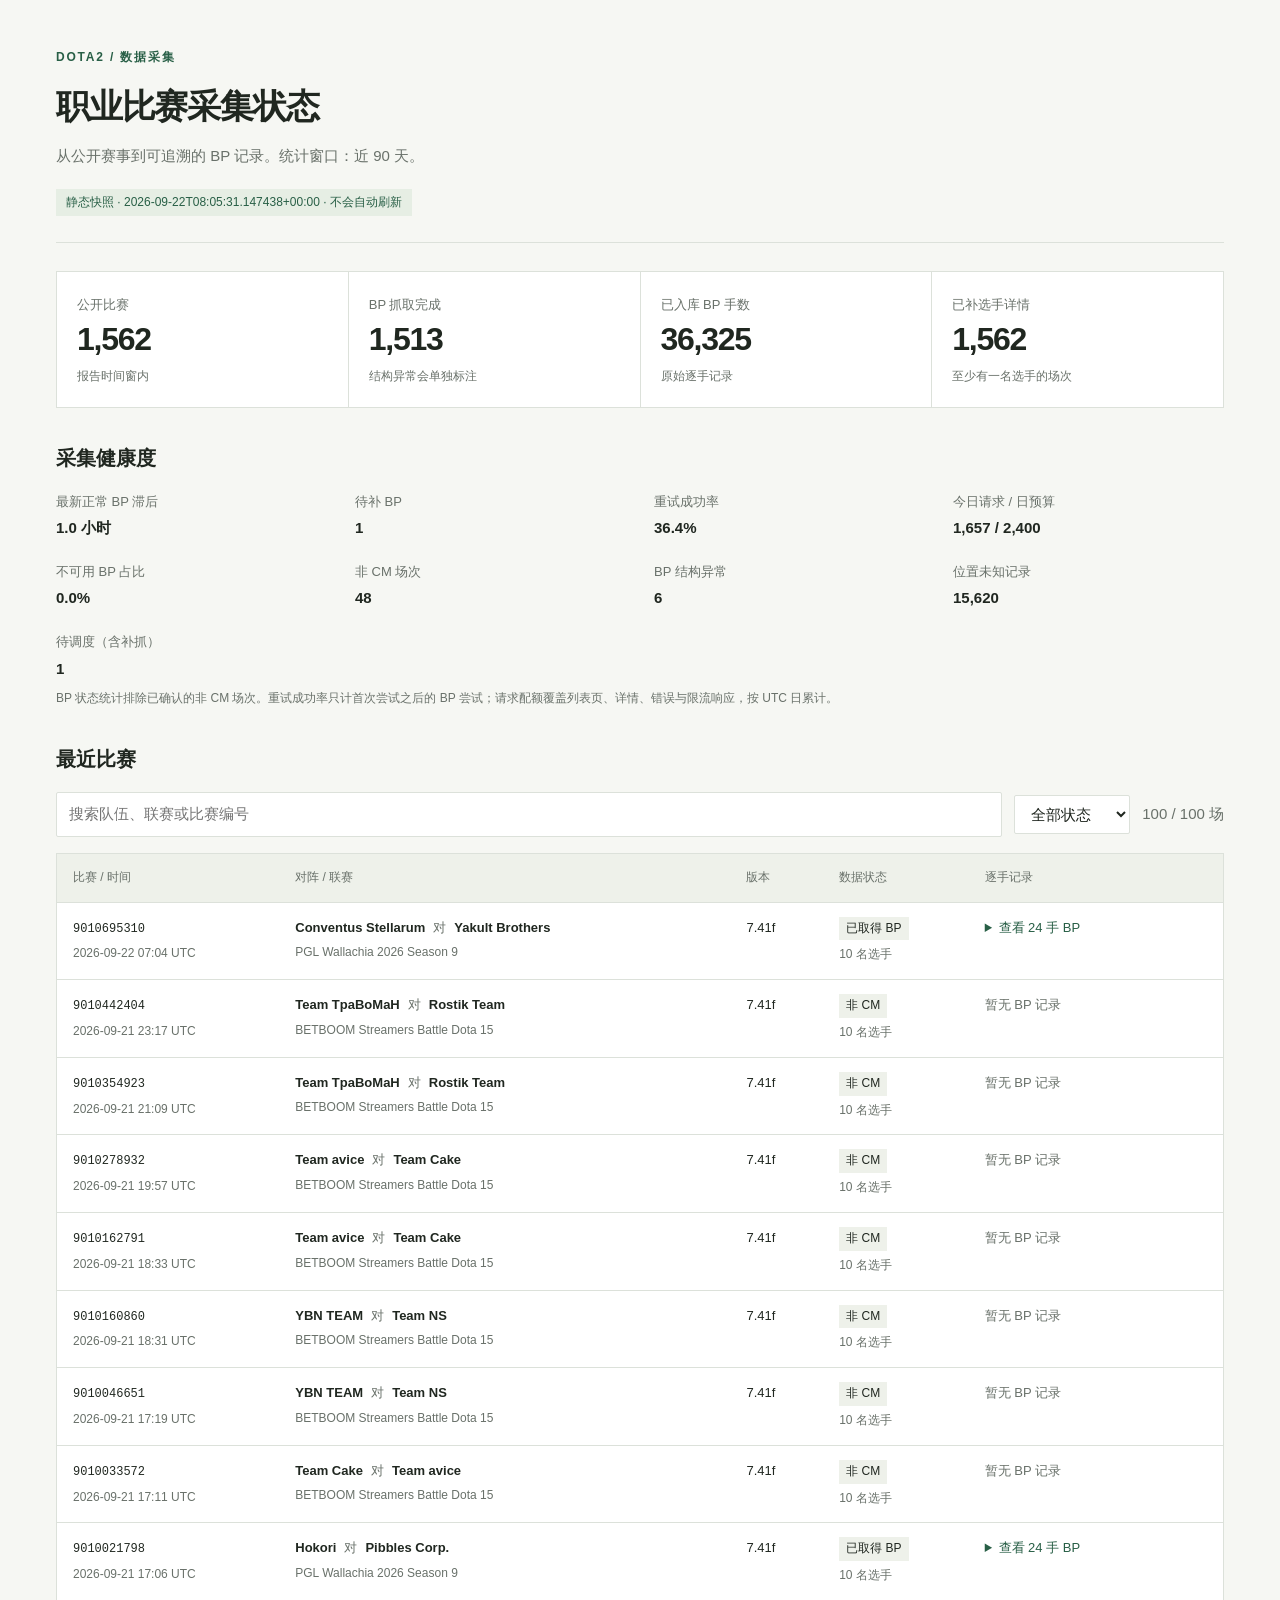
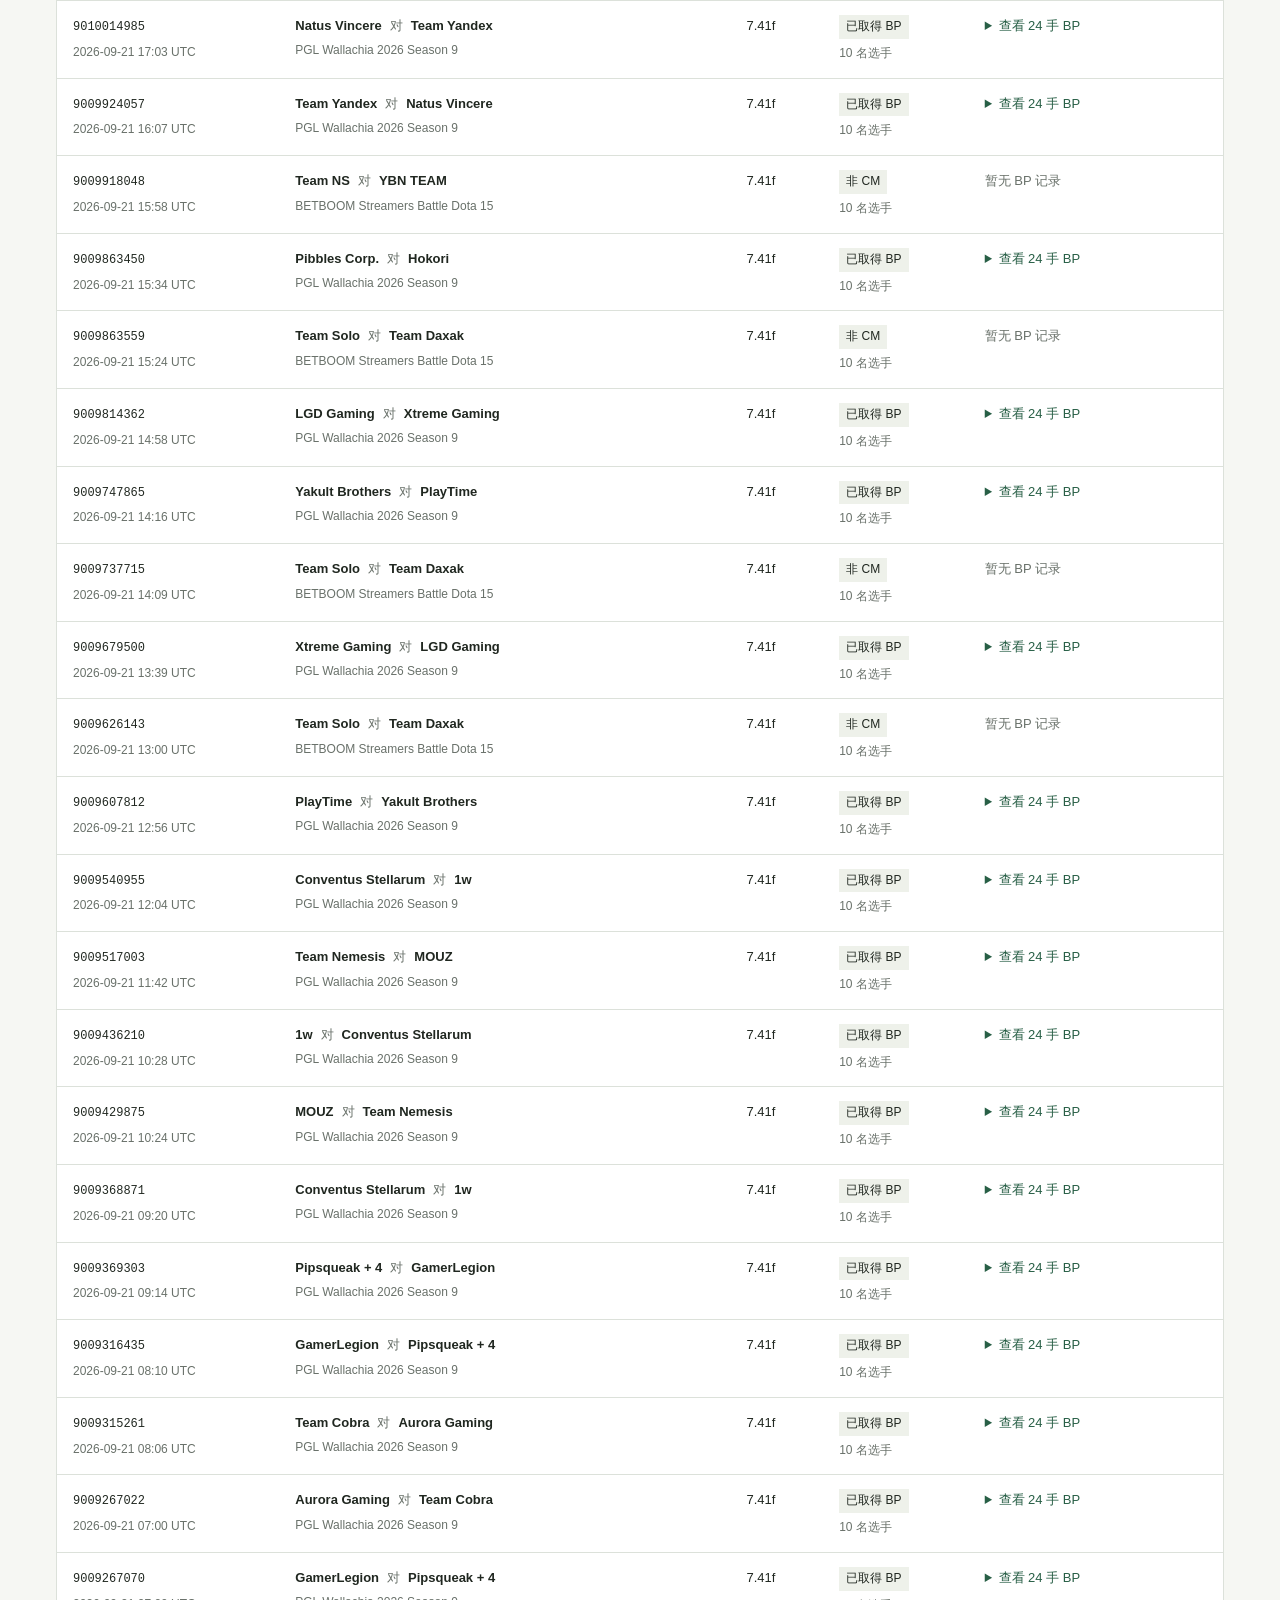
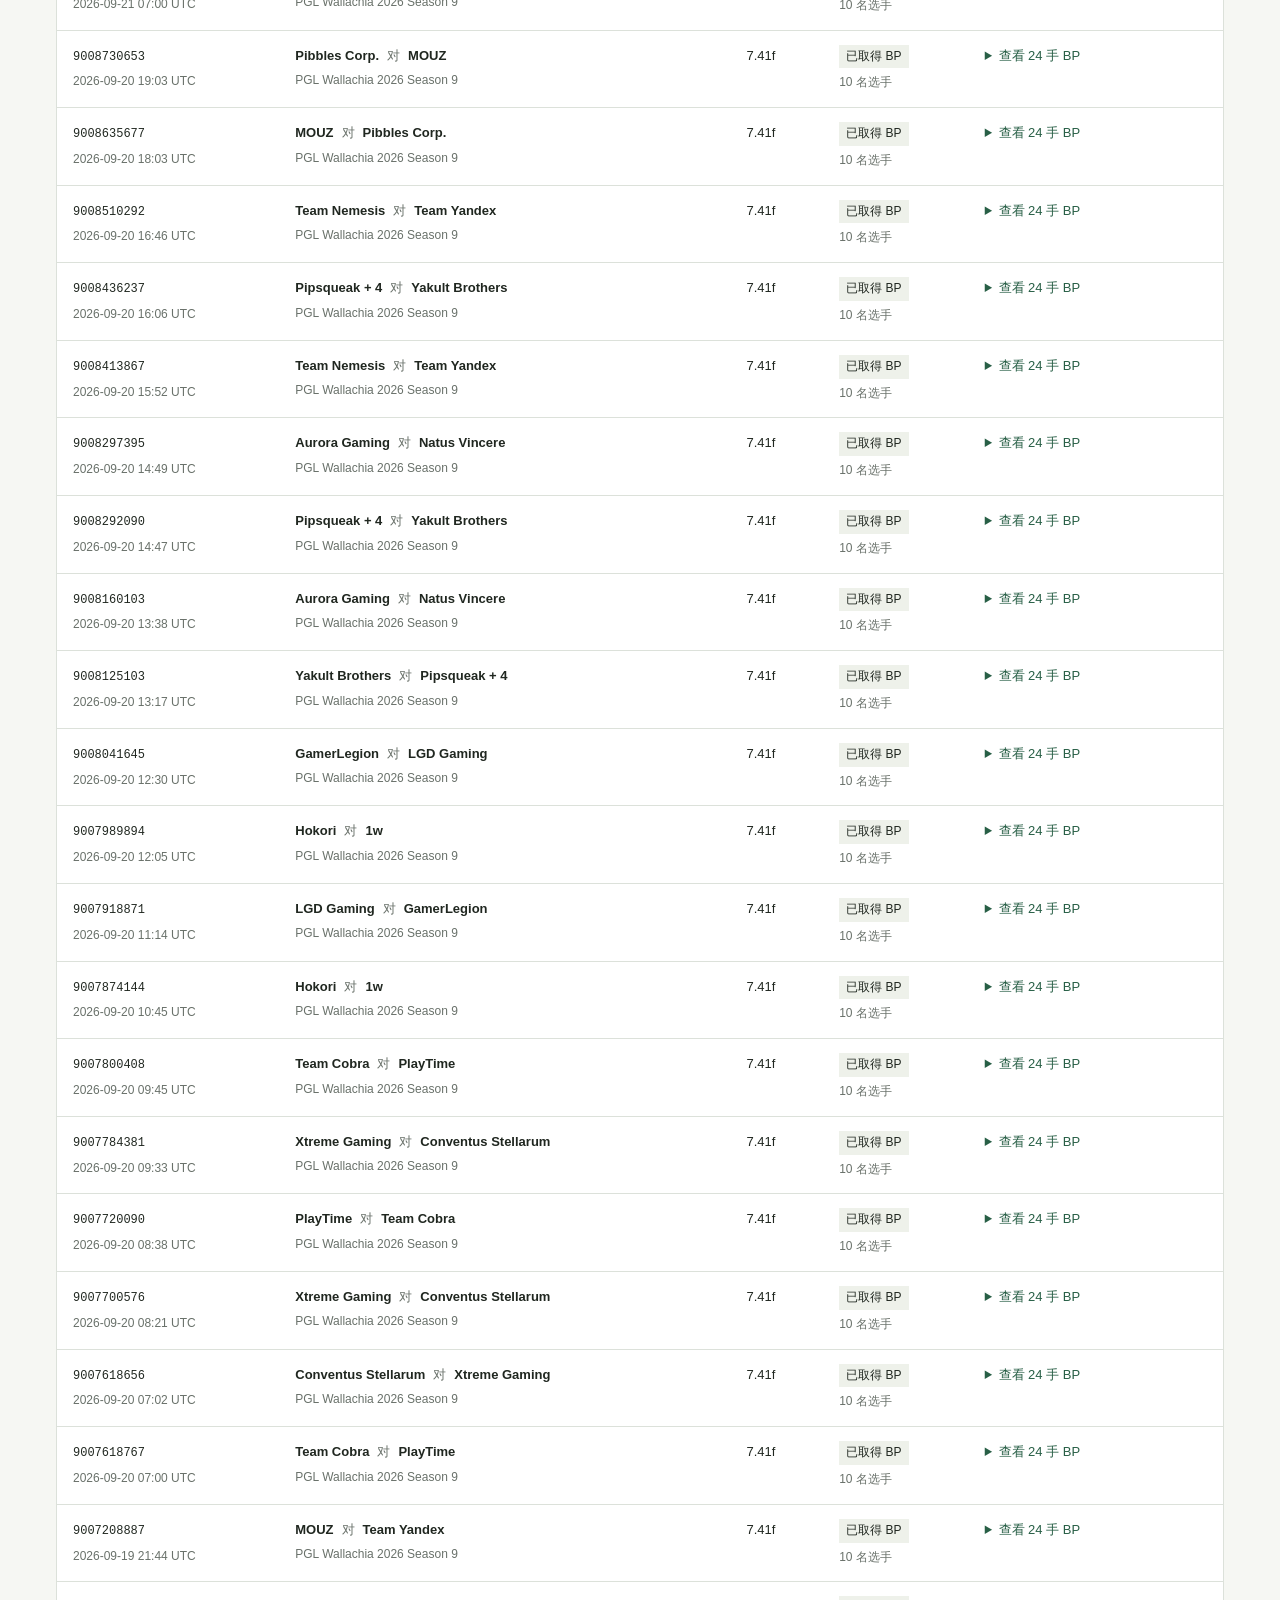
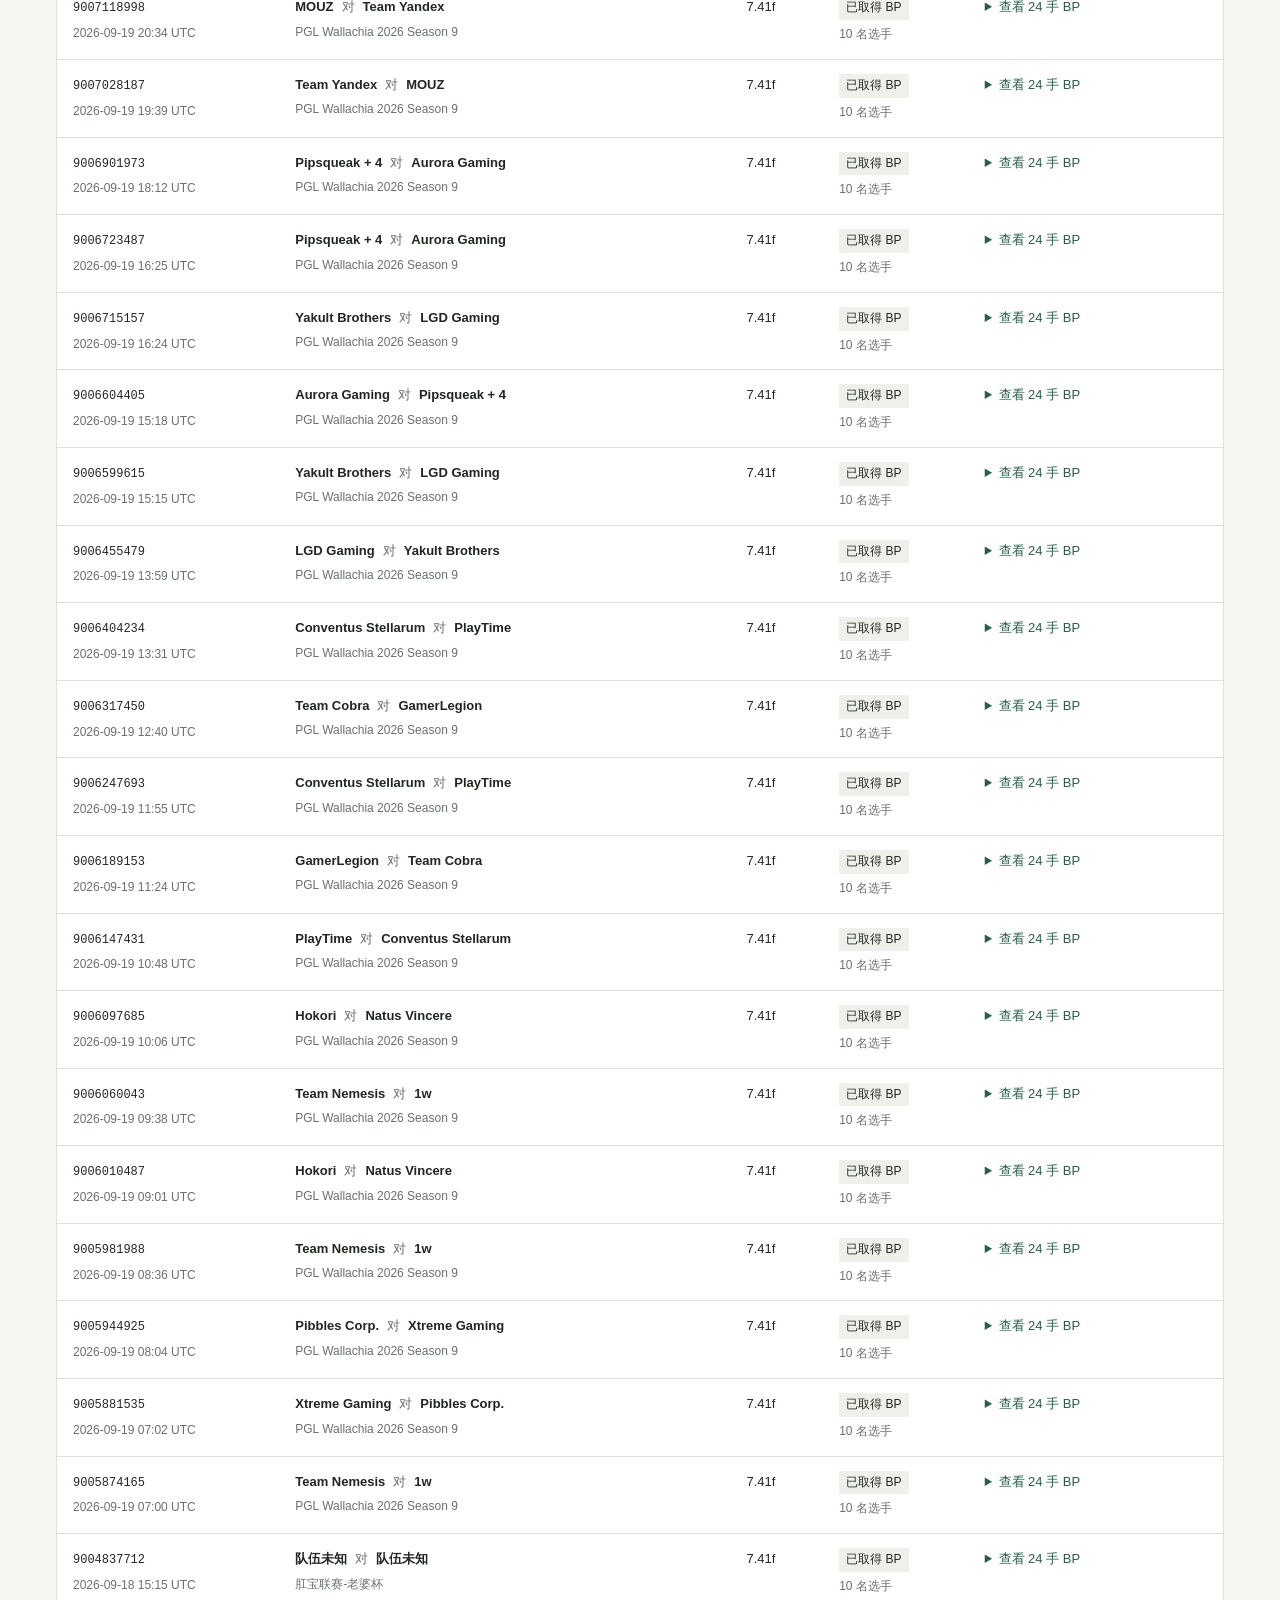
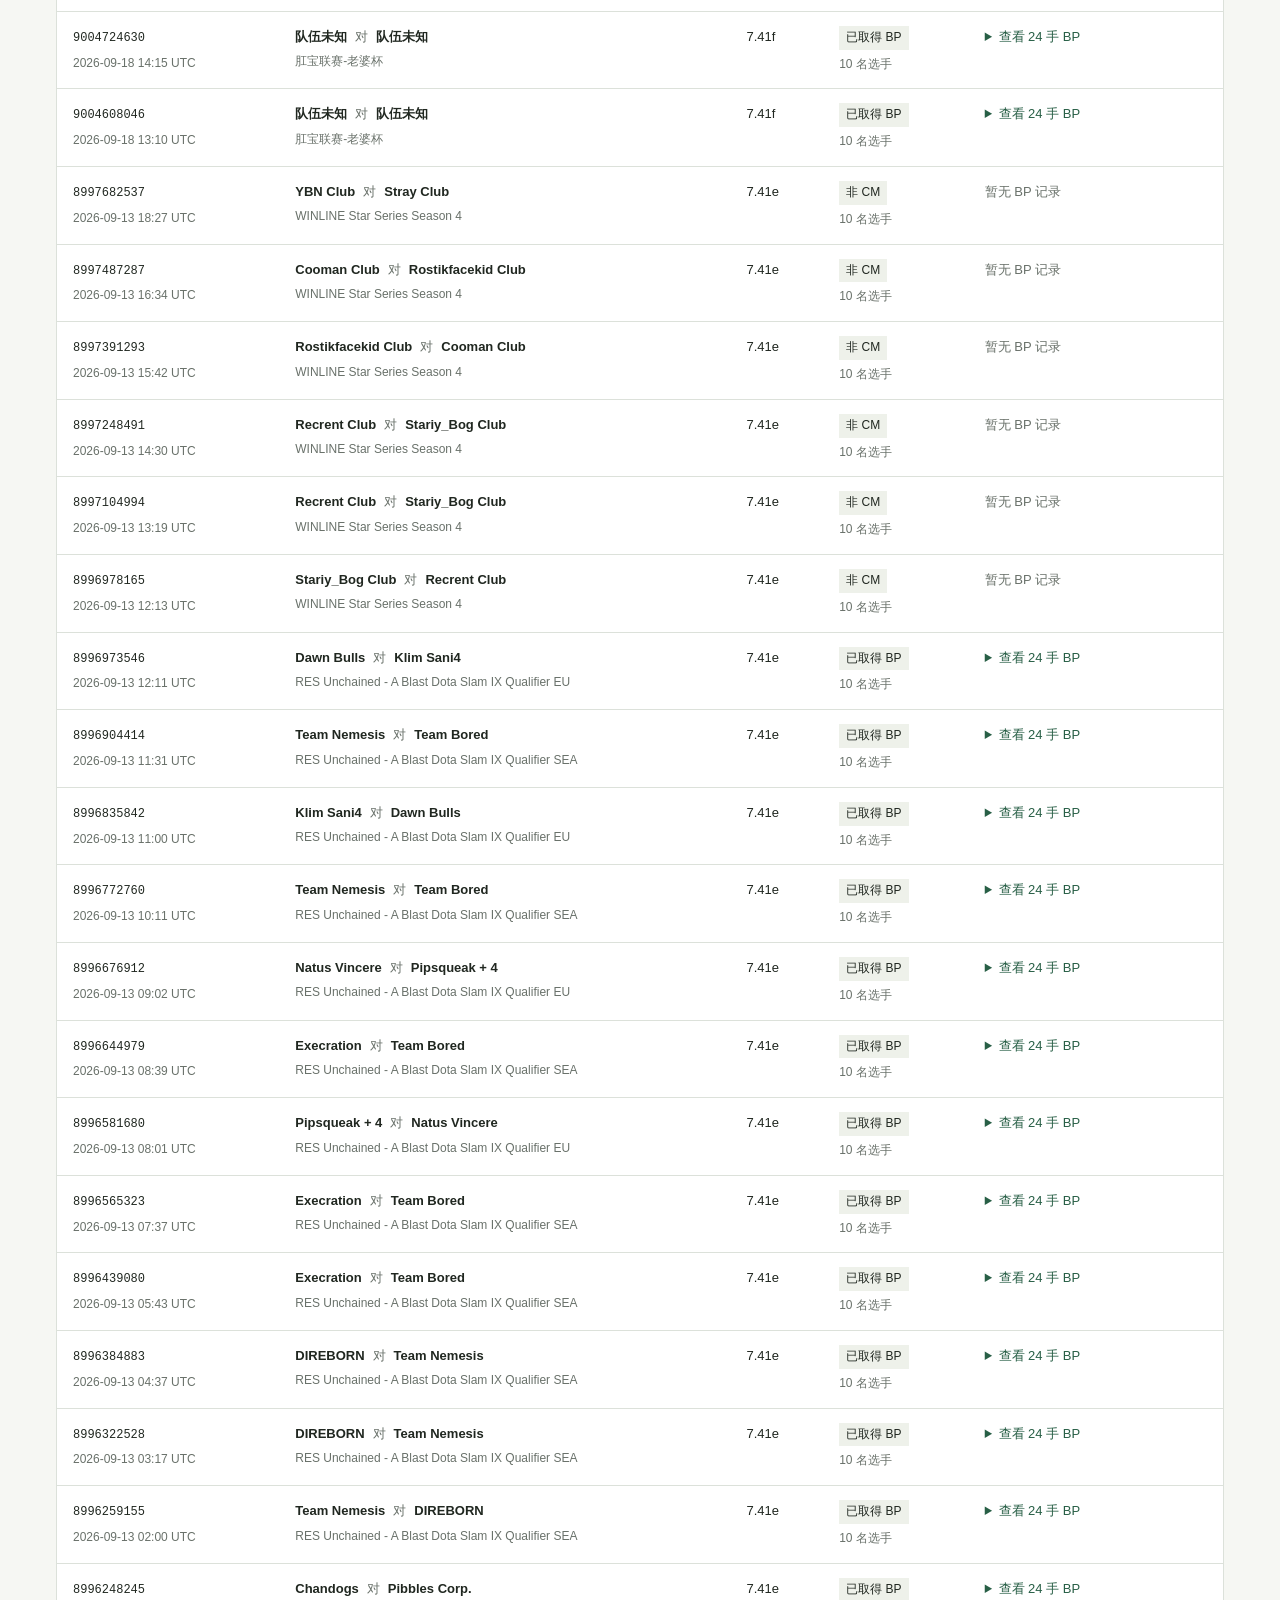
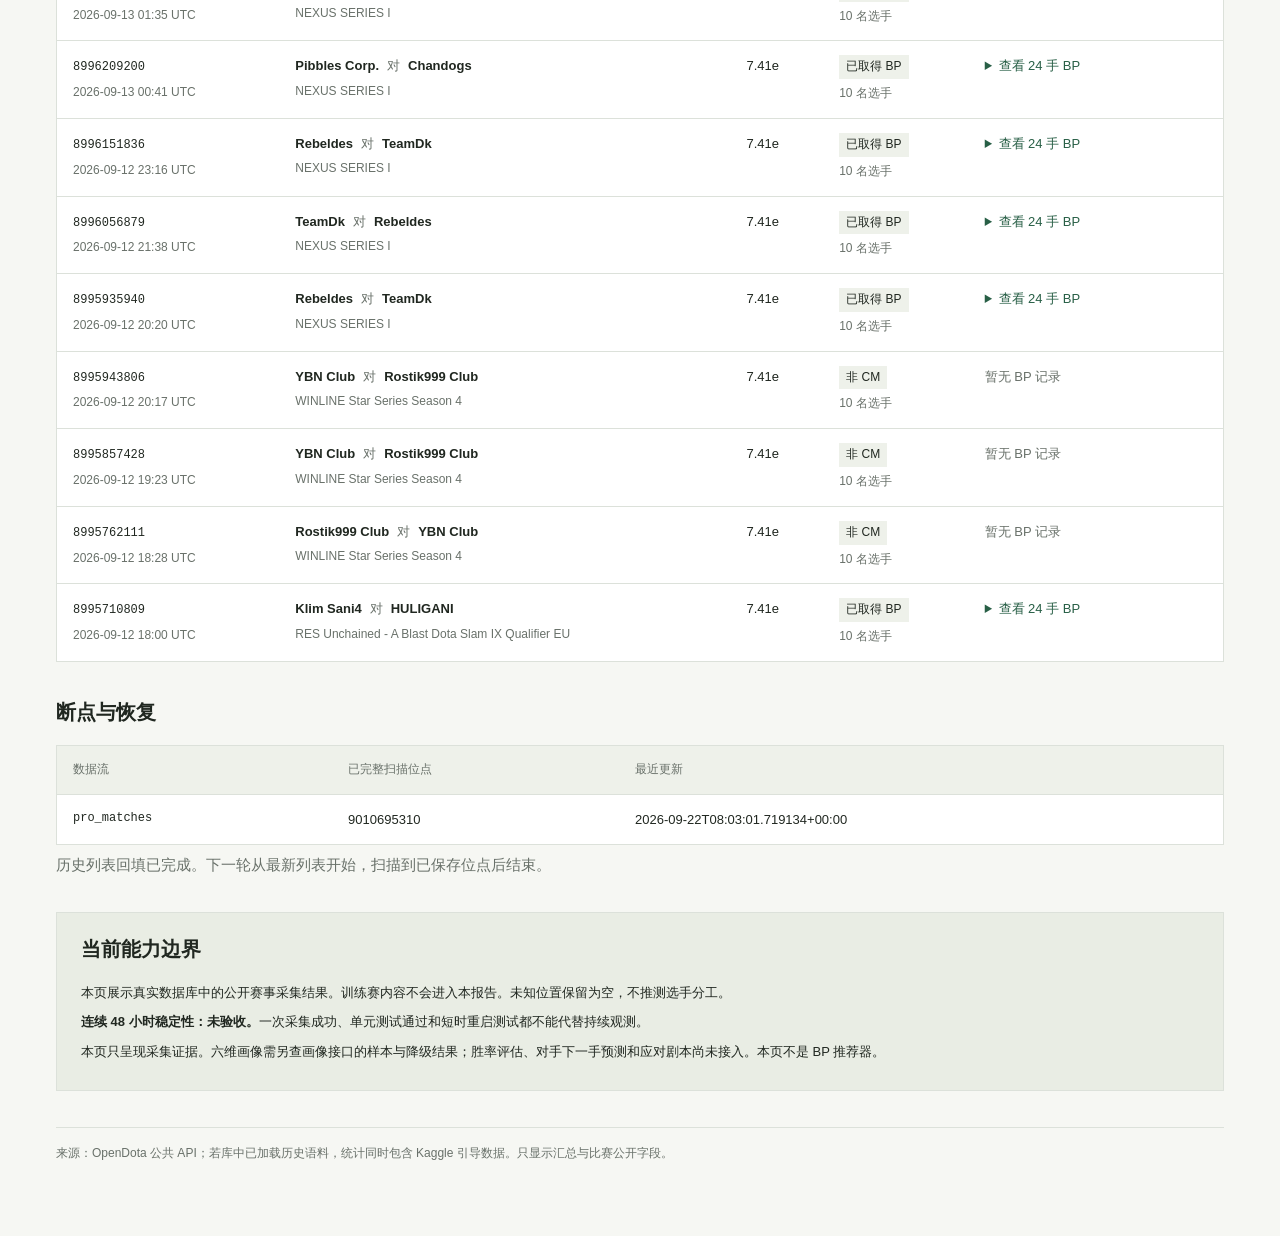
<file: docs/reviews/2026-09-22-m3-collector.html>
<!doctype html>
<html lang="zh-CN"><head><meta charset="utf-8"><meta name="viewport" content="width=device-width,initial-scale=1">
<title>职业比赛采集状态</title><style>
:root{color-scheme:light;--ink:#202720;--muted:#69716a;--line:#dce1da;--paper:#f6f7f3;--green:#285f46}
*{box-sizing:border-box}body{margin:0;background:var(--paper);color:var(--ink);font:15px/1.65 -apple-system,BlinkMacSystemFont,"PingFang SC","Microsoft YaHei",sans-serif}main{max-width:1240px;margin:0 auto;padding:48px 36px 72px}header{border-bottom:1px solid var(--line);padding-bottom:26px}.eyebrow{font-size:12px;letter-spacing:.15em;color:var(--green);font-weight:650}h1{font-size:34px;letter-spacing:-.035em;margin:10px 0}h2{font-size:20px;margin:0 0 16px}p{margin:8px 0}.muted,small{color:var(--muted)}small{display:block;font-size:12px;margin-top:5px}.status{display:inline-block;background:#e6eee4;color:var(--green);padding:4px 10px;font-size:12px;margin-top:12px}.cards{display:grid;grid-template-columns:repeat(4,1fr);gap:1px;background:var(--line);border:1px solid var(--line);margin:28px 0}.card{padding:20px;background:#fff}.card span{color:var(--muted);font-size:13px}.card strong{display:block;font-size:32px;line-height:1.4;letter-spacing:-.04em;font-variant-numeric:tabular-nums}section{margin-top:34px}.metrics{display:grid;grid-template-columns:repeat(4,1fr);gap:20px 28px;margin:0}dt{font-size:13px;color:var(--muted)}dd{margin:4px 0 0;font-weight:600;font-variant-numeric:tabular-nums}.alert{background:#f4ead8;color:#715120;padding:12px 16px;border-left:3px solid #b68d45;margin-top:20px}.toolbar{display:flex;gap:12px;align-items:center;flex-wrap:wrap;margin-bottom:16px}input,select{font:inherit;background:white;border:1px solid var(--line);border-radius:2px;padding:9px 12px;color:var(--ink)}input{flex:1;min-width:180px}.table-wrap{overflow:auto;border:1px solid var(--line);background:#fff}table{width:100%;border-collapse:collapse;text-align:left}th{font-size:12px;color:var(--muted);font-weight:500;background:#eef1ea;white-space:nowrap}th,td{padding:14px 16px;vertical-align:top;border-bottom:1px solid var(--line)}tbody tr:last-child td{border-bottom:0}td{font-size:13px}.mono{font-family:ui-monospace,monospace;font-size:12px}.versus{padding:0 8px;color:var(--muted)}.tag{display:inline-block;background:#eef1ea;padding:2px 7px;white-space:nowrap;font-size:12px}details{min-width:145px}summary{cursor:pointer;color:var(--green);white-space:nowrap}.draft{list-style:none;margin:12px 0 0;padding:0;min-width:215px;font-size:12px}.draft b{color:var(--muted);display:inline-block;width:24px}.boundary{padding:20px 24px;background:#e9ede4;border:1px solid var(--line)}.boundary p{font-size:13px}footer{margin-top:36px;padding-top:16px;border-top:1px solid var(--line);font-size:12px;color:var(--muted)}@media(max-width:700px){main{padding:28px 18px 40px}h1{font-size:27px}.cards,.metrics{grid-template-columns:repeat(2,1fr)}.card{padding:16px}.card strong{font-size:28px}th,td{padding:12px}.toolbar input{width:100%}}
</style></head><body><main><header><div class="eyebrow">DOTA2 / 数据采集</div><h1>职业比赛采集状态</h1>
<p class="muted">从公开赛事到可追溯的 BP 记录。统计窗口：近 90 天。</p>
<span class="status">静态快照 · 2026-09-22T08:05:31.147438+00:00 · 不会自动刷新</span></header>
<div class="cards"><div class="card"><span>公开比赛</span><strong>1,562</strong><small>报告时间窗内</small></div><div class="card"><span>BP 抓取完成</span><strong>1,513</strong><small>结构异常会单独标注</small></div><div class="card"><span>已入库 BP 手数</span><strong>36,325</strong><small>原始逐手记录</small></div><div class="card"><span>已补选手详情</span><strong>1,562</strong><small>至少有一名选手的场次</small></div></div><section><h2>采集健康度</h2><dl class="metrics"><div><dt>最新正常 BP 滞后</dt><dd>1.0 小时</dd></div><div><dt>待补 BP</dt><dd>1</dd></div><div><dt>重试成功率</dt><dd>36.4%</dd></div><div><dt>今日请求 / 日预算</dt><dd>1,657 / 2,400</dd></div><div><dt>不可用 BP 占比</dt><dd>0.0%</dd></div><div><dt>非 CM 场次</dt><dd>48</dd></div><div><dt>BP 结构异常</dt><dd>6</dd></div><div><dt>位置未知记录</dt><dd>15,620</dd></div><div><dt>待调度（含补抓）</dt><dd>1</dd></div></dl>
<p class="muted"><small>BP 状态统计排除已确认的非 CM 场次。重试成功率只计首次尝试之后的 BP 尝试；请求配额覆盖列表页、详情、错误与限流响应，按 UTC 日累计。</small></p></section>
<section><h2>最近比赛</h2><div class="toolbar"><input id="search" aria-label="搜索队伍、联赛或比赛编号" placeholder="搜索队伍、联赛或比赛编号"><select id="state" aria-label="筛选 BP 状态"><option value="">全部状态</option><option value="complete">已取得 BP</option><option value="pending">等待 BP</option><option value="unavailable">BP 不可用</option><option value="non_cm">非 CM</option></select><span id="visible-count" class="muted"></span></div>
<div class="table-wrap"><table id="matches"><thead><tr><th>比赛 / 时间</th><th>对阵 / 联赛</th><th>版本</th><th>数据状态</th><th>逐手记录</th></tr></thead><tbody><tr data-search="conventus stellarum yakult brothers pgl wallachia 2026 season 9 9010695310" data-state="complete"><td><span class="mono">9010695310</span><small>2026-09-22 07:04 UTC</small></td><td><b>Conventus Stellarum</b><span class="versus">对</span><b>Yakult Brothers</b><small>PGL Wallachia 2026 Season 9</small></td><td>7.41f</td><td><span class="tag">已取得 BP</span><small>10 名选手</small></td><td><details><summary>查看 24 手 BP</summary><ol class="draft"><li><b>01</b> 夜魇 禁 Enigma</li><li><b>02</b> 夜魇 禁 Ember Spirit</li><li><b>03</b> 天辉 禁 Invoker</li><li><b>04</b> 天辉 禁 Earth Spirit</li><li><b>05</b> 夜魇 禁 Necrophos</li><li><b>06</b> 天辉 禁 Timbersaw</li><li><b>07</b> 天辉 禁 Mirana</li><li><b>08</b> 夜魇 选 Windranger</li><li><b>09</b> 天辉 选 Centaur Warrunner</li><li><b>10</b> 夜魇 禁 Lone Druid</li><li><b>11</b> 夜魇 禁 Bane</li><li><b>12</b> 天辉 禁 Lifestealer</li><li><b>13</b> 天辉 选 Winter Wyvern</li><li><b>14</b> 夜魇 选 Outworld Devourer</li><li><b>15</b> 夜魇 选 Dark Willow</li><li><b>16</b> 天辉 选 Nature&#x27;s Prophet</li><li><b>17</b> 天辉 选 Bounty Hunter</li><li><b>18</b> 夜魇 选 Underlord</li><li><b>19</b> 夜魇 禁 Puck</li><li><b>20</b> 天辉 禁 Undying</li><li><b>21</b> 夜魇 禁 Ursa</li><li><b>22</b> 天辉 禁 Witch Doctor</li><li><b>23</b> 夜魇 选 Sven</li><li><b>24</b> 天辉 选 Viper</li></ol></details></td></tr><tr data-search="team tpabomah rostik team betboom streamers battle dota 15 9010442404" data-state="non_cm"><td><span class="mono">9010442404</span><small>2026-09-21 23:17 UTC</small></td><td><b>Team TpaBoMaH</b><span class="versus">对</span><b>Rostik Team</b><small>BETBOOM Streamers Battle Dota 15</small></td><td>7.41f</td><td><span class="tag">非 CM</span><small>10 名选手</small></td><td><span class="muted">暂无 BP 记录</span></td></tr><tr data-search="team tpabomah rostik team betboom streamers battle dota 15 9010354923" data-state="non_cm"><td><span class="mono">9010354923</span><small>2026-09-21 21:09 UTC</small></td><td><b>Team TpaBoMaH</b><span class="versus">对</span><b>Rostik Team</b><small>BETBOOM Streamers Battle Dota 15</small></td><td>7.41f</td><td><span class="tag">非 CM</span><small>10 名选手</small></td><td><span class="muted">暂无 BP 记录</span></td></tr><tr data-search="team avice team cake betboom streamers battle dota 15 9010278932" data-state="non_cm"><td><span class="mono">9010278932</span><small>2026-09-21 19:57 UTC</small></td><td><b>Team avice</b><span class="versus">对</span><b>Team Cake</b><small>BETBOOM Streamers Battle Dota 15</small></td><td>7.41f</td><td><span class="tag">非 CM</span><small>10 名选手</small></td><td><span class="muted">暂无 BP 记录</span></td></tr><tr data-search="team avice team cake betboom streamers battle dota 15 9010162791" data-state="non_cm"><td><span class="mono">9010162791</span><small>2026-09-21 18:33 UTC</small></td><td><b>Team avice</b><span class="versus">对</span><b>Team Cake</b><small>BETBOOM Streamers Battle Dota 15</small></td><td>7.41f</td><td><span class="tag">非 CM</span><small>10 名选手</small></td><td><span class="muted">暂无 BP 记录</span></td></tr><tr data-search="ybn team team ns betboom streamers battle dota 15 9010160860" data-state="non_cm"><td><span class="mono">9010160860</span><small>2026-09-21 18:31 UTC</small></td><td><b>YBN TEAM</b><span class="versus">对</span><b>Team NS</b><small>BETBOOM Streamers Battle Dota 15</small></td><td>7.41f</td><td><span class="tag">非 CM</span><small>10 名选手</small></td><td><span class="muted">暂无 BP 记录</span></td></tr><tr data-search="ybn team team ns betboom streamers battle dota 15 9010046651" data-state="non_cm"><td><span class="mono">9010046651</span><small>2026-09-21 17:19 UTC</small></td><td><b>YBN TEAM</b><span class="versus">对</span><b>Team NS</b><small>BETBOOM Streamers Battle Dota 15</small></td><td>7.41f</td><td><span class="tag">非 CM</span><small>10 名选手</small></td><td><span class="muted">暂无 BP 记录</span></td></tr><tr data-search="team cake team avice betboom streamers battle dota 15 9010033572" data-state="non_cm"><td><span class="mono">9010033572</span><small>2026-09-21 17:11 UTC</small></td><td><b>Team Cake</b><span class="versus">对</span><b>Team avice</b><small>BETBOOM Streamers Battle Dota 15</small></td><td>7.41f</td><td><span class="tag">非 CM</span><small>10 名选手</small></td><td><span class="muted">暂无 BP 记录</span></td></tr><tr data-search="hokori pibbles corp. pgl wallachia 2026 season 9 9010021798" data-state="complete"><td><span class="mono">9010021798</span><small>2026-09-21 17:06 UTC</small></td><td><b>Hokori</b><span class="versus">对</span><b>Pibbles Corp.</b><small>PGL Wallachia 2026 Season 9</small></td><td>7.41f</td><td><span class="tag">已取得 BP</span><small>10 名选手</small></td><td><details><summary>查看 24 手 BP</summary><ol class="draft"><li><b>01</b> 夜魇 禁 Puck</li><li><b>02</b> 夜魇 禁 Ember Spirit</li><li><b>03</b> 天辉 禁 Bounty Hunter</li><li><b>04</b> 天辉 禁 Lina</li><li><b>05</b> 夜魇 禁 Dawnbreaker</li><li><b>06</b> 天辉 禁 Keeper of the Light</li><li><b>07</b> 天辉 禁 Lifestealer</li><li><b>08</b> 夜魇 选 Nature&#x27;s Prophet</li><li><b>09</b> 天辉 选 Techies</li><li><b>10</b> 夜魇 禁 Pangolier</li><li><b>11</b> 夜魇 禁 Axe</li><li><b>12</b> 天辉 禁 Dazzle</li><li><b>13</b> 天辉 选 Undying</li><li><b>14</b> 夜魇 选 Hoodwink</li><li><b>15</b> 夜魇 选 Clockwerk</li><li><b>16</b> 天辉 选 Beastmaster</li><li><b>17</b> 天辉 选 Invoker</li><li><b>18</b> 夜魇 选 Void Spirit</li><li><b>19</b> 夜魇 禁 Tiny</li><li><b>20</b> 天辉 禁 Underlord</li><li><b>21</b> 夜魇 禁 Lone Druid</li><li><b>22</b> 天辉 禁 Dark Seer</li><li><b>23</b> 夜魇 选 Largo</li><li><b>24</b> 天辉 选 Clinkz</li></ol></details></td></tr><tr data-search="natus vincere team yandex pgl wallachia 2026 season 9 9010014985" data-state="complete"><td><span class="mono">9010014985</span><small>2026-09-21 17:03 UTC</small></td><td><b>Natus Vincere</b><span class="versus">对</span><b>Team Yandex</b><small>PGL Wallachia 2026 Season 9</small></td><td>7.41f</td><td><span class="tag">已取得 BP</span><small>10 名选手</small></td><td><details><summary>查看 24 手 BP</summary><ol class="draft"><li><b>01</b> 天辉 禁 Timbersaw</li><li><b>02</b> 天辉 禁 Necrophos</li><li><b>03</b> 夜魇 禁 Dark Seer</li><li><b>04</b> 夜魇 禁 Kez</li><li><b>05</b> 天辉 禁 Lone Druid</li><li><b>06</b> 夜魇 禁 Bounty Hunter</li><li><b>07</b> 夜魇 禁 Witch Doctor</li><li><b>08</b> 天辉 选 Dark Willow</li><li><b>09</b> 夜魇 选 Earth Spirit</li><li><b>10</b> 天辉 禁 Doom</li><li><b>11</b> 天辉 禁 Hoodwink</li><li><b>12</b> 夜魇 禁 Ember Spirit</li><li><b>13</b> 夜魇 选 Dazzle</li><li><b>14</b> 天辉 选 Undying</li><li><b>15</b> 天辉 选 Axe</li><li><b>16</b> 夜魇 选 Nature&#x27;s Prophet</li><li><b>17</b> 夜魇 选 Windranger</li><li><b>18</b> 天辉 选 Lifestealer</li><li><b>19</b> 天辉 禁 Razor</li><li><b>20</b> 夜魇 禁 Mirana</li><li><b>21</b> 天辉 禁 Slardar</li><li><b>22</b> 夜魇 禁 Grimstroke</li><li><b>23</b> 天辉 选 Winter Wyvern</li><li><b>24</b> 夜魇 选 Viper</li></ol></details></td></tr><tr data-search="team yandex natus vincere pgl wallachia 2026 season 9 9009924057" data-state="complete"><td><span class="mono">9009924057</span><small>2026-09-21 16:07 UTC</small></td><td><b>Team Yandex</b><span class="versus">对</span><b>Natus Vincere</b><small>PGL Wallachia 2026 Season 9</small></td><td>7.41f</td><td><span class="tag">已取得 BP</span><small>10 名选手</small></td><td><details><summary>查看 24 手 BP</summary><ol class="draft"><li><b>01</b> 天辉 禁 Kez</li><li><b>02</b> 天辉 禁 Dark Seer</li><li><b>03</b> 夜魇 禁 Bounty Hunter</li><li><b>04</b> 夜魇 禁 Necrophos</li><li><b>05</b> 天辉 禁 Witch Doctor</li><li><b>06</b> 夜魇 禁 Timbersaw</li><li><b>07</b> 夜魇 禁 Lone Druid</li><li><b>08</b> 天辉 选 Dark Willow</li><li><b>09</b> 夜魇 选 Hoodwink</li><li><b>10</b> 天辉 禁 Centaur Warrunner</li><li><b>11</b> 天辉 禁 Enigma</li><li><b>12</b> 夜魇 禁 Slark</li><li><b>13</b> 夜魇 选 Ember Spirit</li><li><b>14</b> 天辉 选 Monkey King</li><li><b>15</b> 天辉 选 Winter Wyvern</li><li><b>16</b> 夜魇 选 Mirana</li><li><b>17</b> 夜魇 选 Axe</li><li><b>18</b> 天辉 选 Doom</li><li><b>19</b> 天辉 禁 Windranger</li><li><b>20</b> 夜魇 禁 Tiny</li><li><b>21</b> 天辉 禁 Lifestealer</li><li><b>22</b> 夜魇 禁 Spectre</li><li><b>23</b> 天辉 选 Sven</li><li><b>24</b> 夜魇 选 Terrorblade</li></ol></details></td></tr><tr data-search="team ns ybn team betboom streamers battle dota 15 9009918048" data-state="non_cm"><td><span class="mono">9009918048</span><small>2026-09-21 15:58 UTC</small></td><td><b>Team NS</b><span class="versus">对</span><b>YBN TEAM</b><small>BETBOOM Streamers Battle Dota 15</small></td><td>7.41f</td><td><span class="tag">非 CM</span><small>10 名选手</small></td><td><span class="muted">暂无 BP 记录</span></td></tr><tr data-search="pibbles corp. hokori pgl wallachia 2026 season 9 9009863450" data-state="complete"><td><span class="mono">9009863450</span><small>2026-09-21 15:34 UTC</small></td><td><b>Pibbles Corp.</b><span class="versus">对</span><b>Hokori</b><small>PGL Wallachia 2026 Season 9</small></td><td>7.41f</td><td><span class="tag">已取得 BP</span><small>10 名选手</small></td><td><details><summary>查看 24 手 BP</summary><ol class="draft"><li><b>01</b> 夜魇 禁 Lina</li><li><b>02</b> 夜魇 禁 Bounty Hunter</li><li><b>03</b> 天辉 禁 Puck</li><li><b>04</b> 天辉 禁 Nature&#x27;s Prophet</li><li><b>05</b> 夜魇 禁 Keeper of the Light</li><li><b>06</b> 天辉 禁 Techies</li><li><b>07</b> 天辉 禁 Hoodwink</li><li><b>08</b> 夜魇 选 Largo</li><li><b>09</b> 天辉 选 Winter Wyvern</li><li><b>10</b> 夜魇 禁 Doom</li><li><b>11</b> 夜魇 禁 Sven</li><li><b>12</b> 天辉 禁 Lifestealer</li><li><b>13</b> 天辉 选 Pangolier</li><li><b>14</b> 夜魇 选 Dark Willow</li><li><b>15</b> 夜魇 选 Mirana</li><li><b>16</b> 天辉 选 Necrophos</li><li><b>17</b> 天辉 选 Lion</li><li><b>18</b> 夜魇 选 Ember Spirit</li><li><b>19</b> 夜魇 禁 Slark</li><li><b>20</b> 天辉 禁 Muerta</li><li><b>21</b> 夜魇 禁 Underlord</li><li><b>22</b> 天辉 禁 Lone Druid</li><li><b>23</b> 夜魇 选 Tiny</li><li><b>24</b> 天辉 选 Undying</li></ol></details></td></tr><tr data-search="team solo team daxak betboom streamers battle dota 15 9009863559" data-state="non_cm"><td><span class="mono">9009863559</span><small>2026-09-21 15:24 UTC</small></td><td><b>Team Solo</b><span class="versus">对</span><b>Team Daxak</b><small>BETBOOM Streamers Battle Dota 15</small></td><td>7.41f</td><td><span class="tag">非 CM</span><small>10 名选手</small></td><td><span class="muted">暂无 BP 记录</span></td></tr><tr data-search="lgd gaming xtreme gaming pgl wallachia 2026 season 9 9009814362" data-state="complete"><td><span class="mono">9009814362</span><small>2026-09-21 14:58 UTC</small></td><td><b>LGD Gaming</b><span class="versus">对</span><b>Xtreme Gaming</b><small>PGL Wallachia 2026 Season 9</small></td><td>7.41f</td><td><span class="tag">已取得 BP</span><small>10 名选手</small></td><td><details><summary>查看 24 手 BP</summary><ol class="draft"><li><b>01</b> 天辉 禁 Enigma</li><li><b>02</b> 天辉 禁 Hoodwink</li><li><b>03</b> 夜魇 禁 Lone Druid</li><li><b>04</b> 夜魇 禁 Mirana</li><li><b>05</b> 天辉 禁 Largo</li><li><b>06</b> 夜魇 禁 Earth Spirit</li><li><b>07</b> 夜魇 禁 Enchantress</li><li><b>08</b> 天辉 选 Bounty Hunter</li><li><b>09</b> 夜魇 选 Ember Spirit</li><li><b>10</b> 天辉 禁 Keeper of the Light</li><li><b>11</b> 天辉 禁 Techies</li><li><b>12</b> 夜魇 禁 Slark</li><li><b>13</b> 夜魇 选 Crystal Maiden</li><li><b>14</b> 天辉 选 Dragon Knight</li><li><b>15</b> 天辉 选 Winter Wyvern</li><li><b>16</b> 夜魇 选 Doom</li><li><b>17</b> 夜魇 选 Windranger</li><li><b>18</b> 天辉 选 Dark Seer</li><li><b>19</b> 天辉 禁 Tiny</li><li><b>20</b> 夜魇 禁 Clinkz</li><li><b>21</b> 天辉 禁 Sven</li><li><b>22</b> 夜魇 禁 Vengeful Spirit</li><li><b>23</b> 天辉 选 Nature&#x27;s Prophet</li><li><b>24</b> 夜魇 选 Kez</li></ol></details></td></tr><tr data-search="yakult brothers playtime pgl wallachia 2026 season 9 9009747865" data-state="complete"><td><span class="mono">9009747865</span><small>2026-09-21 14:16 UTC</small></td><td><b>Yakult Brothers</b><span class="versus">对</span><b>PlayTime</b><small>PGL Wallachia 2026 Season 9</small></td><td>7.41f</td><td><span class="tag">已取得 BP</span><small>10 名选手</small></td><td><details><summary>查看 24 手 BP</summary><ol class="draft"><li><b>01</b> 夜魇 禁 Mirana</li><li><b>02</b> 夜魇 禁 Lion</li><li><b>03</b> 天辉 禁 Earth Spirit</li><li><b>04</b> 天辉 禁 Lone Druid</li><li><b>05</b> 夜魇 禁 Nature&#x27;s Prophet</li><li><b>06</b> 天辉 禁 Necrophos</li><li><b>07</b> 天辉 禁 Largo</li><li><b>08</b> 夜魇 选 Windranger</li><li><b>09</b> 天辉 选 Timbersaw</li><li><b>10</b> 夜魇 禁 Lina</li><li><b>11</b> 夜魇 禁 Shadow Shaman</li><li><b>12</b> 天辉 禁 Slark</li><li><b>13</b> 天辉 选 Ember Spirit</li><li><b>14</b> 夜魇 选 Techies</li><li><b>15</b> 夜魇 选 Troll Warlord</li><li><b>16</b> 天辉 选 Dark Willow</li><li><b>17</b> 天辉 选 Bane</li><li><b>18</b> 夜魇 选 Bristleback</li><li><b>19</b> 夜魇 禁 Terrorblade</li><li><b>20</b> 天辉 禁 Puck</li><li><b>21</b> 夜魇 禁 Sven</li><li><b>22</b> 天辉 禁 Viper</li><li><b>23</b> 夜魇 选 Crystal Maiden</li><li><b>24</b> 天辉 选 Drow Ranger</li></ol></details></td></tr><tr data-search="team solo team daxak betboom streamers battle dota 15 9009737715" data-state="non_cm"><td><span class="mono">9009737715</span><small>2026-09-21 14:09 UTC</small></td><td><b>Team Solo</b><span class="versus">对</span><b>Team Daxak</b><small>BETBOOM Streamers Battle Dota 15</small></td><td>7.41f</td><td><span class="tag">非 CM</span><small>10 名选手</small></td><td><span class="muted">暂无 BP 记录</span></td></tr><tr data-search="xtreme gaming lgd gaming pgl wallachia 2026 season 9 9009679500" data-state="complete"><td><span class="mono">9009679500</span><small>2026-09-21 13:39 UTC</small></td><td><b>Xtreme Gaming</b><span class="versus">对</span><b>LGD Gaming</b><small>PGL Wallachia 2026 Season 9</small></td><td>7.41f</td><td><span class="tag">已取得 BP</span><small>10 名选手</small></td><td><details><summary>查看 24 手 BP</summary><ol class="draft"><li><b>01</b> 夜魇 禁 Enigma</li><li><b>02</b> 夜魇 禁 Hoodwink</li><li><b>03</b> 天辉 禁 Lone Druid</li><li><b>04</b> 天辉 禁 Mirana</li><li><b>05</b> 夜魇 禁 Largo</li><li><b>06</b> 天辉 禁 Earth Spirit</li><li><b>07</b> 天辉 禁 Enchantress</li><li><b>08</b> 夜魇 选 Bounty Hunter</li><li><b>09</b> 天辉 选 Ember Spirit</li><li><b>10</b> 夜魇 禁 Keeper of the Light</li><li><b>11</b> 夜魇 禁 Bane</li><li><b>12</b> 天辉 禁 Slark</li><li><b>13</b> 天辉 选 Crystal Maiden</li><li><b>14</b> 夜魇 选 Outworld Devourer</li><li><b>15</b> 夜魇 选 Jakiro</li><li><b>16</b> 天辉 选 Brewmaster</li><li><b>17</b> 天辉 选 Rubick</li><li><b>18</b> 夜魇 选 Lifestealer</li><li><b>19</b> 夜魇 禁 Terrorblade</li><li><b>20</b> 天辉 禁 Axe</li><li><b>21</b> 夜魇 禁 Sven</li><li><b>22</b> 天辉 禁 Dark Seer</li><li><b>23</b> 夜魇 选 Doom</li><li><b>24</b> 天辉 选 Phantom Lancer</li></ol></details></td></tr><tr data-search="team solo team daxak betboom streamers battle dota 15 9009626143" data-state="non_cm"><td><span class="mono">9009626143</span><small>2026-09-21 13:00 UTC</small></td><td><b>Team Solo</b><span class="versus">对</span><b>Team Daxak</b><small>BETBOOM Streamers Battle Dota 15</small></td><td>7.41f</td><td><span class="tag">非 CM</span><small>10 名选手</small></td><td><span class="muted">暂无 BP 记录</span></td></tr><tr data-search="playtime yakult brothers pgl wallachia 2026 season 9 9009607812" data-state="complete"><td><span class="mono">9009607812</span><small>2026-09-21 12:56 UTC</small></td><td><b>PlayTime</b><span class="versus">对</span><b>Yakult Brothers</b><small>PGL Wallachia 2026 Season 9</small></td><td>7.41f</td><td><span class="tag">已取得 BP</span><small>10 名选手</small></td><td><details><summary>查看 24 手 BP</summary><ol class="draft"><li><b>01</b> 夜魇 禁 Necrophos</li><li><b>02</b> 夜魇 禁 Largo</li><li><b>03</b> 天辉 禁 Mirana</li><li><b>04</b> 天辉 禁 Earth Spirit</li><li><b>05</b> 夜魇 禁 Winter Wyvern</li><li><b>06</b> 天辉 禁 Lone Druid</li><li><b>07</b> 天辉 禁 Lina</li><li><b>08</b> 夜魇 选 Timbersaw</li><li><b>09</b> 天辉 选 Techies</li><li><b>10</b> 夜魇 禁 Doom</li><li><b>11</b> 夜魇 禁 Ember Spirit</li><li><b>12</b> 天辉 禁 Earthshaker</li><li><b>13</b> 天辉 选 Viper</li><li><b>14</b> 夜魇 选 Windranger</li><li><b>15</b> 夜魇 选 Lion</li><li><b>16</b> 天辉 选 Sven</li><li><b>17</b> 天辉 选 Gyrocopter</li><li><b>18</b> 夜魇 选 Puck</li><li><b>19</b> 夜魇 禁 Night Stalker</li><li><b>20</b> 天辉 禁 Clockwerk</li><li><b>21</b> 夜魇 禁 Void Spirit</li><li><b>22</b> 天辉 禁 Undying</li><li><b>23</b> 夜魇 选 Nature&#x27;s Prophet</li><li><b>24</b> 天辉 选 Dragon Knight</li></ol></details></td></tr><tr data-search="conventus stellarum 1w pgl wallachia 2026 season 9 9009540955" data-state="complete"><td><span class="mono">9009540955</span><small>2026-09-21 12:04 UTC</small></td><td><b>Conventus Stellarum</b><span class="versus">对</span><b>1w</b><small>PGL Wallachia 2026 Season 9</small></td><td>7.41f</td><td><span class="tag">已取得 BP</span><small>10 名选手</small></td><td><details><summary>查看 24 手 BP</summary><ol class="draft"><li><b>01</b> 夜魇 禁 Enigma</li><li><b>02</b> 夜魇 禁 Ember Spirit</li><li><b>03</b> 天辉 禁 Largo</li><li><b>04</b> 天辉 禁 Winter Wyvern</li><li><b>05</b> 夜魇 禁 Dark Seer</li><li><b>06</b> 天辉 禁 Invoker</li><li><b>07</b> 天辉 禁 Earth Spirit</li><li><b>08</b> 夜魇 选 Keeper of the Light</li><li><b>09</b> 天辉 选 Techies</li><li><b>10</b> 夜魇 禁 Outworld Devourer</li><li><b>11</b> 夜魇 禁 Lone Druid</li><li><b>12</b> 天辉 禁 Pangolier</li><li><b>13</b> 天辉 选 Mirana</li><li><b>14</b> 夜魇 选 Doom</li><li><b>15</b> 夜魇 选 Bane</li><li><b>16</b> 天辉 选 Centaur Warrunner</li><li><b>17</b> 天辉 选 Windranger</li><li><b>18</b> 夜魇 选 Dragon Knight</li><li><b>19</b> 夜魇 禁 Viper</li><li><b>20</b> 天辉 禁 Necrophos</li><li><b>21</b> 夜魇 禁 Huskar</li><li><b>22</b> 天辉 禁 Lifestealer</li><li><b>23</b> 夜魇 选 Spectre</li><li><b>24</b> 天辉 选 Slark</li></ol></details></td></tr><tr data-search="team nemesis mouz pgl wallachia 2026 season 9 9009517003" data-state="complete"><td><span class="mono">9009517003</span><small>2026-09-21 11:42 UTC</small></td><td><b>Team Nemesis</b><span class="versus">对</span><b>MOUZ</b><small>PGL Wallachia 2026 Season 9</small></td><td>7.41f</td><td><span class="tag">已取得 BP</span><small>10 名选手</small></td><td><details><summary>查看 24 手 BP</summary><ol class="draft"><li><b>01</b> 天辉 禁 Lone Druid</li><li><b>02</b> 天辉 禁 Earth Spirit</li><li><b>03</b> 夜魇 禁 Bounty Hunter</li><li><b>04</b> 夜魇 禁 Enigma</li><li><b>05</b> 天辉 禁 Outworld Devourer</li><li><b>06</b> 夜魇 禁 Dragon Knight</li><li><b>07</b> 夜魇 禁 Tusk</li><li><b>08</b> 天辉 选 Largo</li><li><b>09</b> 夜魇 选 Nature&#x27;s Prophet</li><li><b>10</b> 天辉 禁 Beastmaster</li><li><b>11</b> 天辉 禁 Witch Doctor</li><li><b>12</b> 夜魇 禁 Slark</li><li><b>13</b> 夜魇 选 Ember Spirit</li><li><b>14</b> 天辉 选 Dark Willow</li><li><b>15</b> 天辉 选 Lina</li><li><b>16</b> 夜魇 选 Dazzle</li><li><b>17</b> 夜魇 选 Hoodwink</li><li><b>18</b> 天辉 选 Tiny</li><li><b>19</b> 天辉 禁 Timbersaw</li><li><b>20</b> 夜魇 禁 Winter Wyvern</li><li><b>21</b> 天辉 禁 Undying</li><li><b>22</b> 夜魇 禁 Techies</li><li><b>23</b> 天辉 选 Mirana</li><li><b>24</b> 夜魇 选 Centaur Warrunner</li></ol></details></td></tr><tr data-search="1w conventus stellarum pgl wallachia 2026 season 9 9009436210" data-state="complete"><td><span class="mono">9009436210</span><small>2026-09-21 10:28 UTC</small></td><td><b>1w</b><span class="versus">对</span><b>Conventus Stellarum</b><small>PGL Wallachia 2026 Season 9</small></td><td>7.41f</td><td><span class="tag">已取得 BP</span><small>10 名选手</small></td><td><details><summary>查看 24 手 BP</summary><ol class="draft"><li><b>01</b> 天辉 禁 Dark Seer</li><li><b>02</b> 天辉 禁 Enigma</li><li><b>03</b> 夜魇 禁 Winter Wyvern</li><li><b>04</b> 夜魇 禁 Largo</li><li><b>05</b> 天辉 禁 Bounty Hunter</li><li><b>06</b> 夜魇 禁 Invoker</li><li><b>07</b> 夜魇 禁 Keeper of the Light</li><li><b>08</b> 天辉 选 Mirana</li><li><b>09</b> 夜魇 选 Ember Spirit</li><li><b>10</b> 天辉 禁 Techies</li><li><b>11</b> 天辉 禁 Lone Druid</li><li><b>12</b> 夜魇 禁 Slark</li><li><b>13</b> 夜魇 选 Windranger</li><li><b>14</b> 天辉 选 Outworld Devourer</li><li><b>15</b> 天辉 选 Hoodwink</li><li><b>16</b> 夜魇 选 Doom</li><li><b>17</b> 夜魇 选 Clockwerk</li><li><b>18</b> 天辉 选 Spectre</li><li><b>19</b> 天辉 禁 Necrophos</li><li><b>20</b> 夜魇 禁 Lycan</li><li><b>21</b> 天辉 禁 Lifestealer</li><li><b>22</b> 夜魇 禁 Centaur Warrunner</li><li><b>23</b> 天辉 选 Axe</li><li><b>24</b> 夜魇 选 Dark Willow</li></ol></details></td></tr><tr data-search="mouz team nemesis pgl wallachia 2026 season 9 9009429875" data-state="complete"><td><span class="mono">9009429875</span><small>2026-09-21 10:24 UTC</small></td><td><b>MOUZ</b><span class="versus">对</span><b>Team Nemesis</b><small>PGL Wallachia 2026 Season 9</small></td><td>7.41f</td><td><span class="tag">已取得 BP</span><small>10 名选手</small></td><td><details><summary>查看 24 手 BP</summary><ol class="draft"><li><b>01</b> 夜魇 禁 Lone Druid</li><li><b>02</b> 夜魇 禁 Earth Spirit</li><li><b>03</b> 天辉 禁 Enigma</li><li><b>04</b> 天辉 禁 Dark Seer</li><li><b>05</b> 夜魇 禁 Outworld Devourer</li><li><b>06</b> 天辉 禁 Largo</li><li><b>07</b> 天辉 禁 Bounty Hunter</li><li><b>08</b> 夜魇 选 Dragon Knight</li><li><b>09</b> 天辉 选 Witch Doctor</li><li><b>10</b> 夜魇 禁 Dark Willow</li><li><b>11</b> 夜魇 禁 Ember Spirit</li><li><b>12</b> 天辉 禁 Lycan</li><li><b>13</b> 天辉 选 Nature&#x27;s Prophet</li><li><b>14</b> 夜魇 选 Tusk</li><li><b>15</b> 夜魇 选 Hoodwink</li><li><b>16</b> 天辉 选 Rubick</li><li><b>17</b> 天辉 选 Doom</li><li><b>18</b> 夜魇 选 Windranger</li><li><b>19</b> 夜魇 禁 Pangolier</li><li><b>20</b> 天辉 禁 Dawnbreaker</li><li><b>21</b> 夜魇 禁 Storm Spirit</li><li><b>22</b> 天辉 禁 Beastmaster</li><li><b>23</b> 夜魇 选 Axe</li><li><b>24</b> 天辉 选 Earthshaker</li></ol></details></td></tr><tr data-search="conventus stellarum 1w pgl wallachia 2026 season 9 9009368871" data-state="complete"><td><span class="mono">9009368871</span><small>2026-09-21 09:20 UTC</small></td><td><b>Conventus Stellarum</b><span class="versus">对</span><b>1w</b><small>PGL Wallachia 2026 Season 9</small></td><td>7.41f</td><td><span class="tag">已取得 BP</span><small>10 名选手</small></td><td><details><summary>查看 24 手 BP</summary><ol class="draft"><li><b>01</b> 天辉 禁 Largo</li><li><b>02</b> 天辉 禁 Keeper of the Light</li><li><b>03</b> 夜魇 禁 Bounty Hunter</li><li><b>04</b> 夜魇 禁 Enigma</li><li><b>05</b> 天辉 禁 Earth Spirit</li><li><b>06</b> 夜魇 禁 Ember Spirit</li><li><b>07</b> 夜魇 禁 Winter Wyvern</li><li><b>08</b> 天辉 选 Mirana</li><li><b>09</b> 夜魇 选 Invoker</li><li><b>10</b> 天辉 禁 Centaur Warrunner</li><li><b>11</b> 天辉 禁 Axe</li><li><b>12</b> 夜魇 禁 Puck</li><li><b>13</b> 夜魇 选 Techies</li><li><b>14</b> 天辉 选 Pangolier</li><li><b>15</b> 天辉 选 Bane</li><li><b>16</b> 夜魇 选 Dark Seer</li><li><b>17</b> 夜魇 选 Spirit Breaker</li><li><b>18</b> 天辉 选 Lone Druid</li><li><b>19</b> 天辉 禁 Lifestealer</li><li><b>20</b> 夜魇 禁 Underlord</li><li><b>21</b> 天辉 禁 Spectre</li><li><b>22</b> 夜魇 禁 Lycan</li><li><b>23</b> 天辉 选 Doom</li><li><b>24</b> 夜魇 选 Viper</li></ol></details></td></tr><tr data-search="pipsqueak + 4 gamerlegion pgl wallachia 2026 season 9 9009369303" data-state="complete"><td><span class="mono">9009369303</span><small>2026-09-21 09:14 UTC</small></td><td><b>Pipsqueak + 4</b><span class="versus">对</span><b>GamerLegion</b><small>PGL Wallachia 2026 Season 9</small></td><td>7.41f</td><td><span class="tag">已取得 BP</span><small>10 名选手</small></td><td><details><summary>查看 24 手 BP</summary><ol class="draft"><li><b>01</b> 天辉 禁 Enigma</li><li><b>02</b> 天辉 禁 Lone Druid</li><li><b>03</b> 夜魇 禁 Bounty Hunter</li><li><b>04</b> 夜魇 禁 Earth Spirit</li><li><b>05</b> 天辉 禁 Largo</li><li><b>06</b> 夜魇 禁 Mirana</li><li><b>07</b> 夜魇 禁 Dark Seer</li><li><b>08</b> 天辉 选 Dark Willow</li><li><b>09</b> 夜魇 选 Outworld Devourer</li><li><b>10</b> 天辉 禁 Brewmaster</li><li><b>11</b> 天辉 禁 Hoodwink</li><li><b>12</b> 夜魇 禁 Earthshaker</li><li><b>13</b> 夜魇 选 Winter Wyvern</li><li><b>14</b> 天辉 选 Snapfire</li><li><b>15</b> 天辉 选 Witch Doctor</li><li><b>16</b> 夜魇 选 Axe</li><li><b>17</b> 夜魇 选 Windranger</li><li><b>18</b> 天辉 选 Tiny</li><li><b>19</b> 天辉 禁 Lifestealer</li><li><b>20</b> 夜魇 禁 Pangolier</li><li><b>21</b> 天辉 禁 Terrorblade</li><li><b>22</b> 夜魇 禁 Lycan</li><li><b>23</b> 天辉 选 Timbersaw</li><li><b>24</b> 夜魇 选 Ursa</li></ol></details></td></tr><tr data-search="gamerlegion pipsqueak + 4 pgl wallachia 2026 season 9 9009316435" data-state="complete"><td><span class="mono">9009316435</span><small>2026-09-21 08:10 UTC</small></td><td><b>GamerLegion</b><span class="versus">对</span><b>Pipsqueak + 4</b><small>PGL Wallachia 2026 Season 9</small></td><td>7.41f</td><td><span class="tag">已取得 BP</span><small>10 名选手</small></td><td><details><summary>查看 24 手 BP</summary><ol class="draft"><li><b>01</b> 夜魇 禁 Enigma</li><li><b>02</b> 夜魇 禁 Outworld Devourer</li><li><b>03</b> 天辉 禁 Bounty Hunter</li><li><b>04</b> 天辉 禁 Earth Spirit</li><li><b>05</b> 夜魇 禁 Lina</li><li><b>06</b> 天辉 禁 Mirana</li><li><b>07</b> 天辉 禁 Dark Seer</li><li><b>08</b> 夜魇 选 Dark Willow</li><li><b>09</b> 天辉 选 Lone Druid</li><li><b>10</b> 夜魇 禁 Dazzle</li><li><b>11</b> 夜魇 禁 Hoodwink</li><li><b>12</b> 天辉 禁 Timbersaw</li><li><b>13</b> 天辉 选 Winter Wyvern</li><li><b>14</b> 夜魇 选 Lich</li><li><b>15</b> 夜魇 选 Necrophos</li><li><b>16</b> 天辉 选 Largo</li><li><b>17</b> 天辉 选 Lion</li><li><b>18</b> 夜魇 选 Kez</li><li><b>19</b> 夜魇 禁 Doom</li><li><b>20</b> 天辉 禁 Dragon Knight</li><li><b>21</b> 夜魇 禁 Invoker</li><li><b>22</b> 天辉 禁 Earthshaker</li><li><b>23</b> 夜魇 选 Pangolier</li><li><b>24</b> 天辉 选 Brewmaster</li></ol></details></td></tr><tr data-search="team cobra aurora gaming pgl wallachia 2026 season 9 9009315261" data-state="complete"><td><span class="mono">9009315261</span><small>2026-09-21 08:06 UTC</small></td><td><b>Team Cobra</b><span class="versus">对</span><b>Aurora Gaming</b><small>PGL Wallachia 2026 Season 9</small></td><td>7.41f</td><td><span class="tag">已取得 BP</span><small>10 名选手</small></td><td><details><summary>查看 24 手 BP</summary><ol class="draft"><li><b>01</b> 夜魇 禁 Earth Spirit</li><li><b>02</b> 夜魇 禁 Dark Seer</li><li><b>03</b> 天辉 禁 Bounty Hunter</li><li><b>04</b> 天辉 禁 Lina</li><li><b>05</b> 夜魇 禁 Beastmaster</li><li><b>06</b> 天辉 禁 Necrophos</li><li><b>07</b> 天辉 禁 Timbersaw</li><li><b>08</b> 夜魇 选 Ember Spirit</li><li><b>09</b> 天辉 选 Clockwerk</li><li><b>10</b> 夜魇 禁 Enigma</li><li><b>11</b> 夜魇 禁 Shadow Fiend</li><li><b>12</b> 天辉 禁 Lycan</li><li><b>13</b> 天辉 选 Largo</li><li><b>14</b> 夜魇 选 Hoodwink</li><li><b>15</b> 夜魇 选 Shadow Demon</li><li><b>16</b> 天辉 选 Puck</li><li><b>17</b> 天辉 选 Oracle</li><li><b>18</b> 夜魇 选 Night Stalker</li><li><b>19</b> 夜魇 禁 Terrorblade</li><li><b>20</b> 天辉 禁 Lifestealer</li><li><b>21</b> 夜魇 禁 Sven</li><li><b>22</b> 天辉 禁 Tiny</li><li><b>23</b> 夜魇 选 Lone Druid</li><li><b>24</b> 天辉 选 Luna</li></ol></details></td></tr><tr data-search="aurora gaming team cobra pgl wallachia 2026 season 9 9009267022" data-state="complete"><td><span class="mono">9009267022</span><small>2026-09-21 07:00 UTC</small></td><td><b>Aurora Gaming</b><span class="versus">对</span><b>Team Cobra</b><small>PGL Wallachia 2026 Season 9</small></td><td>7.41f</td><td><span class="tag">已取得 BP</span><small>10 名选手</small></td><td><details><summary>查看 24 手 BP</summary><ol class="draft"><li><b>01</b> 夜魇 禁 Lina</li><li><b>02</b> 夜魇 禁 Necrophos</li><li><b>03</b> 天辉 禁 Enigma</li><li><b>04</b> 天辉 禁 Beastmaster</li><li><b>05</b> 夜魇 禁 Timbersaw</li><li><b>06</b> 天辉 禁 Earth Spirit</li><li><b>07</b> 天辉 禁 Sven</li><li><b>08</b> 夜魇 选 Techies</li><li><b>09</b> 天辉 选 Ember Spirit</li><li><b>10</b> 夜魇 禁 Largo</li><li><b>11</b> 夜魇 禁 Hoodwink</li><li><b>12</b> 天辉 禁 Slark</li><li><b>13</b> 天辉 选 Mirana</li><li><b>14</b> 夜魇 选 Pangolier</li><li><b>15</b> 夜魇 选 Silencer</li><li><b>16</b> 天辉 选 Lycan</li><li><b>17</b> 天辉 选 Winter Wyvern</li><li><b>18</b> 夜魇 选 Terrorblade</li><li><b>19</b> 夜魇 禁 Tiny</li><li><b>20</b> 天辉 禁 Dark Seer</li><li><b>21</b> 夜魇 禁 Lifestealer</li><li><b>22</b> 天辉 禁 Underlord</li><li><b>23</b> 夜魇 选 Tidehunter</li><li><b>24</b> 天辉 选 Lone Druid</li></ol></details></td></tr><tr data-search="gamerlegion pipsqueak + 4 pgl wallachia 2026 season 9 9009267070" data-state="complete"><td><span class="mono">9009267070</span><small>2026-09-21 07:00 UTC</small></td><td><b>GamerLegion</b><span class="versus">对</span><b>Pipsqueak + 4</b><small>PGL Wallachia 2026 Season 9</small></td><td>7.41f</td><td><span class="tag">已取得 BP</span><small>10 名选手</small></td><td><details><summary>查看 24 手 BP</summary><ol class="draft"><li><b>01</b> 夜魇 禁 Enigma</li><li><b>02</b> 夜魇 禁 Outworld Devourer</li><li><b>03</b> 天辉 禁 Bounty Hunter</li><li><b>04</b> 天辉 禁 Earth Spirit</li><li><b>05</b> 夜魇 禁 Lina</li><li><b>06</b> 天辉 禁 Dark Seer</li><li><b>07</b> 天辉 禁 Pangolier</li><li><b>08</b> 夜魇 选 Mirana</li><li><b>09</b> 天辉 选 Dark Willow</li><li><b>10</b> 夜魇 禁 Lone Druid</li><li><b>11</b> 夜魇 禁 Dragon Knight</li><li><b>12</b> 天辉 禁 Snapfire</li><li><b>13</b> 天辉 选 Witch Doctor</li><li><b>14</b> 夜魇 选 Earthshaker</li><li><b>15</b> 夜魇 选 Hoodwink</li><li><b>16</b> 天辉 选 Storm Spirit</li><li><b>17</b> 天辉 选 Kez</li><li><b>18</b> 夜魇 选 Timbersaw</li><li><b>19</b> 夜魇 禁 Dawnbreaker</li><li><b>20</b> 天辉 禁 Tiny</li><li><b>21</b> 夜魇 禁 Largo</li><li><b>22</b> 天辉 禁 Sven</li><li><b>23</b> 夜魇 选 Nature&#x27;s Prophet</li><li><b>24</b> 天辉 选 Lycan</li></ol></details></td></tr><tr data-search="pibbles corp. mouz pgl wallachia 2026 season 9 9008730653" data-state="complete"><td><span class="mono">9008730653</span><small>2026-09-20 19:03 UTC</small></td><td><b>Pibbles Corp.</b><span class="versus">对</span><b>MOUZ</b><small>PGL Wallachia 2026 Season 9</small></td><td>7.41f</td><td><span class="tag">已取得 BP</span><small>10 名选手</small></td><td><details><summary>查看 24 手 BP</summary><ol class="draft"><li><b>01</b> 夜魇 禁 Lina</li><li><b>02</b> 夜魇 禁 Keeper of the Light</li><li><b>03</b> 天辉 禁 Bounty Hunter</li><li><b>04</b> 天辉 禁 Earth Spirit</li><li><b>05</b> 夜魇 禁 Tidehunter</li><li><b>06</b> 天辉 禁 Largo</li><li><b>07</b> 天辉 禁 Kez</li><li><b>08</b> 夜魇 选 Nature&#x27;s Prophet</li><li><b>09</b> 天辉 选 Dark Seer</li><li><b>10</b> 夜魇 禁 Clockwerk</li><li><b>11</b> 夜魇 禁 Tusk</li><li><b>12</b> 天辉 禁 Dark Willow</li><li><b>13</b> 天辉 选 Spirit Breaker</li><li><b>14</b> 夜魇 选 Dazzle</li><li><b>15</b> 夜魇 选 Hoodwink</li><li><b>16</b> 天辉 选 Monkey King</li><li><b>17</b> 天辉 选 Disruptor</li><li><b>18</b> 夜魇 选 Beastmaster</li><li><b>19</b> 夜魇 禁 Clinkz</li><li><b>20</b> 天辉 禁 Queen of Pain</li><li><b>21</b> 夜魇 禁 Necrophos</li><li><b>22</b> 天辉 禁 Viper</li><li><b>23</b> 夜魇 选 Outworld Devourer</li><li><b>24</b> 天辉 选 Terrorblade</li></ol></details></td></tr><tr data-search="mouz pibbles corp. pgl wallachia 2026 season 9 9008635677" data-state="complete"><td><span class="mono">9008635677</span><small>2026-09-20 18:03 UTC</small></td><td><b>MOUZ</b><span class="versus">对</span><b>Pibbles Corp.</b><small>PGL Wallachia 2026 Season 9</small></td><td>7.41f</td><td><span class="tag">已取得 BP</span><small>10 名选手</small></td><td><details><summary>查看 24 手 BP</summary><ol class="draft"><li><b>01</b> 夜魇 禁 Puck</li><li><b>02</b> 夜魇 禁 Dark Seer</li><li><b>03</b> 天辉 禁 Bounty Hunter</li><li><b>04</b> 天辉 禁 Lina</li><li><b>05</b> 夜魇 禁 Winter Wyvern</li><li><b>06</b> 天辉 禁 Bane</li><li><b>07</b> 天辉 禁 Largo</li><li><b>08</b> 夜魇 选 Keeper of the Light</li><li><b>09</b> 天辉 选 Ember Spirit</li><li><b>10</b> 夜魇 禁 Doom</li><li><b>11</b> 夜魇 禁 Slardar</li><li><b>12</b> 天辉 禁 Slark</li><li><b>13</b> 天辉 选 Mirana</li><li><b>14</b> 夜魇 选 Clockwerk</li><li><b>15</b> 夜魇 选 Shadow Fiend</li><li><b>16</b> 天辉 选 Dark Willow</li><li><b>17</b> 天辉 选 Brewmaster</li><li><b>18</b> 夜魇 选 Centaur Warrunner</li><li><b>19</b> 夜魇 禁 Necrophos</li><li><b>20</b> 天辉 禁 Monkey King</li><li><b>21</b> 夜魇 禁 Lifestealer</li><li><b>22</b> 天辉 禁 Viper</li><li><b>23</b> 夜魇 选 Lion</li><li><b>24</b> 天辉 选 Sven</li></ol></details></td></tr><tr data-search="team nemesis team yandex pgl wallachia 2026 season 9 9008510292" data-state="complete"><td><span class="mono">9008510292</span><small>2026-09-20 16:46 UTC</small></td><td><b>Team Nemesis</b><span class="versus">对</span><b>Team Yandex</b><small>PGL Wallachia 2026 Season 9</small></td><td>7.41f</td><td><span class="tag">已取得 BP</span><small>10 名选手</small></td><td><details><summary>查看 24 手 BP</summary><ol class="draft"><li><b>01</b> 天辉 禁 Lone Druid</li><li><b>02</b> 天辉 禁 Earth Spirit</li><li><b>03</b> 夜魇 禁 Bounty Hunter</li><li><b>04</b> 夜魇 禁 Enigma</li><li><b>05</b> 天辉 禁 Necrophos</li><li><b>06</b> 夜魇 禁 Dark Seer</li><li><b>07</b> 夜魇 禁 Largo</li><li><b>08</b> 天辉 选 Hoodwink</li><li><b>09</b> 夜魇 选 Dark Willow</li><li><b>10</b> 天辉 禁 Nature&#x27;s Prophet</li><li><b>11</b> 天辉 禁 Invoker</li><li><b>12</b> 夜魇 禁 Clinkz</li><li><b>13</b> 夜魇 选 Timbersaw</li><li><b>14</b> 天辉 选 Shadow Fiend</li><li><b>15</b> 天辉 选 Bane</li><li><b>16</b> 夜魇 选 Winter Wyvern</li><li><b>17</b> 夜魇 选 Kez</li><li><b>18</b> 天辉 选 Doom</li><li><b>19</b> 天辉 禁 Earthshaker</li><li><b>20</b> 夜魇 禁 Puck</li><li><b>21</b> 天辉 禁 Viper</li><li><b>22</b> 夜魇 禁 Lina</li><li><b>23</b> 天辉 选 Dragon Knight</li><li><b>24</b> 夜魇 选 Monkey King</li></ol></details></td></tr><tr data-search="pipsqueak + 4 yakult brothers pgl wallachia 2026 season 9 9008436237" data-state="complete"><td><span class="mono">9008436237</span><small>2026-09-20 16:06 UTC</small></td><td><b>Pipsqueak + 4</b><span class="versus">对</span><b>Yakult Brothers</b><small>PGL Wallachia 2026 Season 9</small></td><td>7.41f</td><td><span class="tag">已取得 BP</span><small>10 名选手</small></td><td><details><summary>查看 24 手 BP</summary><ol class="draft"><li><b>01</b> 夜魇 禁 Naga Siren</li><li><b>02</b> 夜魇 禁 Pangolier</li><li><b>03</b> 天辉 禁 Lone Druid</li><li><b>04</b> 天辉 禁 Earth Spirit</li><li><b>05</b> 夜魇 禁 Dark Willow</li><li><b>06</b> 天辉 禁 Mirana</li><li><b>07</b> 天辉 禁 Lina</li><li><b>08</b> 夜魇 选 Lion</li><li><b>09</b> 天辉 选 Dark Seer</li><li><b>10</b> 夜魇 禁 Bounty Hunter</li><li><b>11</b> 夜魇 禁 Winter Wyvern</li><li><b>12</b> 天辉 禁 Timbersaw</li><li><b>13</b> 天辉 选 Hoodwink</li><li><b>14</b> 夜魇 选 Techies</li><li><b>15</b> 夜魇 选 Tiny</li><li><b>16</b> 天辉 选 Lich</li><li><b>17</b> 天辉 选 Kez</li><li><b>18</b> 夜魇 选 Invoker</li><li><b>19</b> 夜魇 禁 Ember Spirit</li><li><b>20</b> 天辉 禁 Doom</li><li><b>21</b> 夜魇 禁 Dragon Knight</li><li><b>22</b> 天辉 禁 Dawnbreaker</li><li><b>23</b> 夜魇 选 Legion Commander</li><li><b>24</b> 天辉 选 Earthshaker</li></ol></details></td></tr><tr data-search="team nemesis team yandex pgl wallachia 2026 season 9 9008413867" data-state="complete"><td><span class="mono">9008413867</span><small>2026-09-20 15:52 UTC</small></td><td><b>Team Nemesis</b><span class="versus">对</span><b>Team Yandex</b><small>PGL Wallachia 2026 Season 9</small></td><td>7.41f</td><td><span class="tag">已取得 BP</span><small>10 名选手</small></td><td><details><summary>查看 24 手 BP</summary><ol class="draft"><li><b>01</b> 夜魇 禁 Enigma</li><li><b>02</b> 夜魇 禁 Dark Seer</li><li><b>03</b> 天辉 禁 Earth Spirit</li><li><b>04</b> 天辉 禁 Necrophos</li><li><b>05</b> 夜魇 禁 Largo</li><li><b>06</b> 天辉 禁 Bounty Hunter</li><li><b>07</b> 天辉 禁 Nature&#x27;s Prophet</li><li><b>08</b> 夜魇 选 Lone Druid</li><li><b>09</b> 天辉 选 Winter Wyvern</li><li><b>10</b> 夜魇 禁 Dark Willow</li><li><b>11</b> 夜魇 禁 Hoodwink</li><li><b>12</b> 天辉 禁 Invoker</li><li><b>13</b> 天辉 选 Keeper of the Light</li><li><b>14</b> 夜魇 选 Mirana</li><li><b>15</b> 夜魇 选 Shadow Demon</li><li><b>16</b> 天辉 选 Kez</li><li><b>17</b> 天辉 选 Undying</li><li><b>18</b> 夜魇 选 Timbersaw</li><li><b>19</b> 夜魇 禁 Ember Spirit</li><li><b>20</b> 天辉 禁 Sand King</li><li><b>21</b> 夜魇 禁 Puck</li><li><b>22</b> 天辉 禁 Storm Spirit</li><li><b>23</b> 夜魇 选 Earthshaker</li><li><b>24</b> 天辉 选 Outworld Devourer</li></ol></details></td></tr><tr data-search="aurora gaming natus vincere pgl wallachia 2026 season 9 9008297395" data-state="complete"><td><span class="mono">9008297395</span><small>2026-09-20 14:49 UTC</small></td><td><b>Aurora Gaming</b><span class="versus">对</span><b>Natus Vincere</b><small>PGL Wallachia 2026 Season 9</small></td><td>7.41f</td><td><span class="tag">已取得 BP</span><small>10 名选手</small></td><td><details><summary>查看 24 手 BP</summary><ol class="draft"><li><b>01</b> 夜魇 禁 Lina</li><li><b>02</b> 夜魇 禁 Necrophos</li><li><b>03</b> 天辉 禁 Kez</li><li><b>04</b> 天辉 禁 Bounty Hunter</li><li><b>05</b> 夜魇 禁 Timbersaw</li><li><b>06</b> 天辉 禁 Dark Seer</li><li><b>07</b> 天辉 禁 Witch Doctor</li><li><b>08</b> 夜魇 选 Hoodwink</li><li><b>09</b> 天辉 选 Windranger</li><li><b>10</b> 夜魇 禁 Lifestealer</li><li><b>11</b> 夜魇 禁 Alchemist</li><li><b>12</b> 天辉 禁 Puck</li><li><b>13</b> 天辉 选 Invoker</li><li><b>14</b> 夜魇 选 Ember Spirit</li><li><b>15</b> 夜魇 选 Centaur Warrunner</li><li><b>16</b> 天辉 选 Sven</li><li><b>17</b> 天辉 选 Largo</li><li><b>18</b> 夜魇 选 Terrorblade</li><li><b>19</b> 夜魇 禁 Warlock</li><li><b>20</b> 天辉 禁 Mirana</li><li><b>21</b> 夜魇 禁 Winter Wyvern</li><li><b>22</b> 天辉 禁 Bane</li><li><b>23</b> 夜魇 选 Undying</li><li><b>24</b> 天辉 选 Jakiro</li></ol></details></td></tr><tr data-search="pipsqueak + 4 yakult brothers pgl wallachia 2026 season 9 9008292090" data-state="complete"><td><span class="mono">9008292090</span><small>2026-09-20 14:47 UTC</small></td><td><b>Pipsqueak + 4</b><span class="versus">对</span><b>Yakult Brothers</b><small>PGL Wallachia 2026 Season 9</small></td><td>7.41f</td><td><span class="tag">已取得 BP</span><small>10 名选手</small></td><td><details><summary>查看 24 手 BP</summary><ol class="draft"><li><b>01</b> 夜魇 禁 Dark Seer</li><li><b>02</b> 夜魇 禁 Dark Willow</li><li><b>03</b> 天辉 禁 Earth Spirit</li><li><b>04</b> 天辉 禁 Lone Druid</li><li><b>05</b> 夜魇 禁 Bounty Hunter</li><li><b>06</b> 天辉 禁 Mirana</li><li><b>07</b> 天辉 禁 Timbersaw</li><li><b>08</b> 夜魇 选 Lion</li><li><b>09</b> 天辉 选 Pangolier</li><li><b>10</b> 夜魇 禁 Winter Wyvern</li><li><b>11</b> 夜魇 禁 Puck</li><li><b>12</b> 天辉 禁 Outworld Devourer</li><li><b>13</b> 天辉 选 Hoodwink</li><li><b>14</b> 夜魇 选 Storm Spirit</li><li><b>15</b> 夜魇 选 Undying</li><li><b>16</b> 天辉 选 Keeper of the Light</li><li><b>17</b> 天辉 选 Beastmaster</li><li><b>18</b> 夜魇 选 Clinkz</li><li><b>19</b> 夜魇 禁 Terrorblade</li><li><b>20</b> 天辉 禁 Dawnbreaker</li><li><b>21</b> 夜魇 禁 Tiny</li><li><b>22</b> 天辉 禁 Underlord</li><li><b>23</b> 夜魇 选 Centaur Warrunner</li><li><b>24</b> 天辉 选 Kez</li></ol></details></td></tr><tr data-search="aurora gaming natus vincere pgl wallachia 2026 season 9 9008160103" data-state="complete"><td><span class="mono">9008160103</span><small>2026-09-20 13:38 UTC</small></td><td><b>Aurora Gaming</b><span class="versus">对</span><b>Natus Vincere</b><small>PGL Wallachia 2026 Season 9</small></td><td>7.41f</td><td><span class="tag">已取得 BP</span><small>10 名选手</small></td><td><details><summary>查看 24 手 BP</summary><ol class="draft"><li><b>01</b> 天辉 禁 Kez</li><li><b>02</b> 天辉 禁 Ember Spirit</li><li><b>03</b> 夜魇 禁 Bounty Hunter</li><li><b>04</b> 夜魇 禁 Lina</li><li><b>05</b> 天辉 禁 Dark Seer</li><li><b>06</b> 夜魇 禁 Necrophos</li><li><b>07</b> 夜魇 禁 Timbersaw</li><li><b>08</b> 天辉 选 Hoodwink</li><li><b>09</b> 夜魇 选 Witch Doctor</li><li><b>10</b> 天辉 禁 Underlord</li><li><b>11</b> 天辉 禁 Dark Willow</li><li><b>12</b> 夜魇 禁 Enigma</li><li><b>13</b> 夜魇 选 Lifestealer</li><li><b>14</b> 天辉 选 Doom</li><li><b>15</b> 天辉 选 Winter Wyvern</li><li><b>16</b> 夜魇 选 Mirana</li><li><b>17</b> 夜魇 选 Centaur Warrunner</li><li><b>18</b> 天辉 选 Storm Spirit</li><li><b>19</b> 天辉 禁 Puck</li><li><b>20</b> 夜魇 禁 Lone Druid</li><li><b>21</b> 天辉 禁 Earth Spirit</li><li><b>22</b> 夜魇 禁 Alchemist</li><li><b>23</b> 天辉 选 Nature&#x27;s Prophet</li><li><b>24</b> 夜魇 选 Invoker</li></ol></details></td></tr><tr data-search="yakult brothers pipsqueak + 4 pgl wallachia 2026 season 9 9008125103" data-state="complete"><td><span class="mono">9008125103</span><small>2026-09-20 13:17 UTC</small></td><td><b>Yakult Brothers</b><span class="versus">对</span><b>Pipsqueak + 4</b><small>PGL Wallachia 2026 Season 9</small></td><td>7.41f</td><td><span class="tag">已取得 BP</span><small>10 名选手</small></td><td><details><summary>查看 24 手 BP</summary><ol class="draft"><li><b>01</b> 夜魇 禁 Outworld Devourer</li><li><b>02</b> 夜魇 禁 Ember Spirit</li><li><b>03</b> 天辉 禁 Earth Spirit</li><li><b>04</b> 天辉 禁 Bounty Hunter</li><li><b>05</b> 夜魇 禁 Beastmaster</li><li><b>06</b> 天辉 禁 Dark Willow</li><li><b>07</b> 天辉 禁 Dark Seer</li><li><b>08</b> 夜魇 选 Mirana</li><li><b>09</b> 天辉 选 Lion</li><li><b>10</b> 夜魇 禁 Lina</li><li><b>11</b> 夜魇 禁 Windranger</li><li><b>12</b> 天辉 禁 Necrophos</li><li><b>13</b> 天辉 选 Timbersaw</li><li><b>14</b> 夜魇 选 Clockwerk</li><li><b>15</b> 夜魇 选 Muerta</li><li><b>16</b> 天辉 选 Lone Druid</li><li><b>17</b> 天辉 选 Hoodwink</li><li><b>18</b> 夜魇 选 Enigma</li><li><b>19</b> 夜魇 禁 Puck</li><li><b>20</b> 天辉 禁 Pangolier</li><li><b>21</b> 夜魇 禁 Invoker</li><li><b>22</b> 天辉 禁 Earthshaker</li><li><b>23</b> 夜魇 选 Dragon Knight</li><li><b>24</b> 天辉 选 Doom</li></ol></details></td></tr><tr data-search="gamerlegion lgd gaming pgl wallachia 2026 season 9 9008041645" data-state="complete"><td><span class="mono">9008041645</span><small>2026-09-20 12:30 UTC</small></td><td><b>GamerLegion</b><span class="versus">对</span><b>LGD Gaming</b><small>PGL Wallachia 2026 Season 9</small></td><td>7.41f</td><td><span class="tag">已取得 BP</span><small>10 名选手</small></td><td><details><summary>查看 24 手 BP</summary><ol class="draft"><li><b>01</b> 夜魇 禁 Outworld Devourer</li><li><b>02</b> 夜魇 禁 Enigma</li><li><b>03</b> 天辉 禁 Bounty Hunter</li><li><b>04</b> 天辉 禁 Lone Druid</li><li><b>05</b> 夜魇 禁 Winter Wyvern</li><li><b>06</b> 天辉 禁 Necrophos</li><li><b>07</b> 天辉 禁 Earth Spirit</li><li><b>08</b> 夜魇 选 Mirana</li><li><b>09</b> 天辉 选 Dark Seer</li><li><b>10</b> 夜魇 禁 Dark Willow</li><li><b>11</b> 夜魇 禁 Lifestealer</li><li><b>12</b> 天辉 禁 Axe</li><li><b>13</b> 天辉 选 Techies</li><li><b>14</b> 夜魇 选 Tiny</li><li><b>15</b> 夜魇 选 Hoodwink</li><li><b>16</b> 天辉 选 Windranger</li><li><b>17</b> 天辉 选 Undying</li><li><b>18</b> 夜魇 选 Centaur Warrunner</li><li><b>19</b> 夜魇 禁 Slark</li><li><b>20</b> 天辉 禁 Invoker</li><li><b>21</b> 夜魇 禁 Huskar</li><li><b>22</b> 天辉 禁 Snapfire</li><li><b>23</b> 夜魇 选 Ember Spirit</li><li><b>24</b> 天辉 选 Largo</li></ol></details></td></tr><tr data-search="hokori 1w pgl wallachia 2026 season 9 9007989894" data-state="complete"><td><span class="mono">9007989894</span><small>2026-09-20 12:05 UTC</small></td><td><b>Hokori</b><span class="versus">对</span><b>1w</b><small>PGL Wallachia 2026 Season 9</small></td><td>7.41f</td><td><span class="tag">已取得 BP</span><small>10 名选手</small></td><td><details><summary>查看 24 手 BP</summary><ol class="draft"><li><b>01</b> 夜魇 禁 Enigma</li><li><b>02</b> 夜魇 禁 Dark Seer</li><li><b>03</b> 天辉 禁 Earth Spirit</li><li><b>04</b> 天辉 禁 Winter Wyvern</li><li><b>05</b> 夜魇 禁 Bane</li><li><b>06</b> 天辉 禁 Invoker</li><li><b>07</b> 天辉 禁 Keeper of the Light</li><li><b>08</b> 夜魇 选 Largo</li><li><b>09</b> 天辉 选 Lone Druid</li><li><b>10</b> 夜魇 禁 Undying</li><li><b>11</b> 夜魇 禁 Tusk</li><li><b>12</b> 天辉 禁 Ember Spirit</li><li><b>13</b> 天辉 选 Techies</li><li><b>14</b> 夜魇 选 Hoodwink</li><li><b>15</b> 夜魇 选 Mirana</li><li><b>16</b> 天辉 选 Witch Doctor</li><li><b>17</b> 天辉 选 Pangolier</li><li><b>18</b> 夜魇 选 Dragon Knight</li><li><b>19</b> 夜魇 禁 Outworld Devourer</li><li><b>20</b> 天辉 禁 Lifestealer</li><li><b>21</b> 夜魇 禁 Doom</li><li><b>22</b> 天辉 禁 Terrorblade</li><li><b>23</b> 夜魇 选 Necrophos</li><li><b>24</b> 天辉 选 Timbersaw</li></ol></details></td></tr><tr data-search="lgd gaming gamerlegion pgl wallachia 2026 season 9 9007918871" data-state="complete"><td><span class="mono">9007918871</span><small>2026-09-20 11:14 UTC</small></td><td><b>LGD Gaming</b><span class="versus">对</span><b>GamerLegion</b><small>PGL Wallachia 2026 Season 9</small></td><td>7.41f</td><td><span class="tag">已取得 BP</span><small>10 名选手</small></td><td><details><summary>查看 24 手 BP</summary><ol class="draft"><li><b>01</b> 夜魇 禁 Lone Druid</li><li><b>02</b> 夜魇 禁 Necrophos</li><li><b>03</b> 天辉 禁 Bounty Hunter</li><li><b>04</b> 天辉 禁 Enigma</li><li><b>05</b> 夜魇 禁 Earth Spirit</li><li><b>06</b> 天辉 禁 Outworld Devourer</li><li><b>07</b> 天辉 禁 Dark Willow</li><li><b>08</b> 夜魇 选 Dark Seer</li><li><b>09</b> 天辉 选 Mirana</li><li><b>10</b> 夜魇 禁 Tiny</li><li><b>11</b> 夜魇 禁 Sven</li><li><b>12</b> 天辉 禁 Winter Wyvern</li><li><b>13</b> 天辉 选 Windranger</li><li><b>14</b> 夜魇 选 Techies</li><li><b>15</b> 夜魇 选 Witch Doctor</li><li><b>16</b> 天辉 选 Lifestealer</li><li><b>17</b> 天辉 选 Axe</li><li><b>18</b> 夜魇 选 Ursa</li><li><b>19</b> 夜魇 禁 Void Spirit</li><li><b>20</b> 天辉 禁 Ember Spirit</li><li><b>21</b> 夜魇 禁 Puck</li><li><b>22</b> 天辉 禁 Snapfire</li><li><b>23</b> 夜魇 选 Storm Spirit</li><li><b>24</b> 天辉 选 Invoker</li></ol></details></td></tr><tr data-search="hokori 1w pgl wallachia 2026 season 9 9007874144" data-state="complete"><td><span class="mono">9007874144</span><small>2026-09-20 10:45 UTC</small></td><td><b>Hokori</b><span class="versus">对</span><b>1w</b><small>PGL Wallachia 2026 Season 9</small></td><td>7.41f</td><td><span class="tag">已取得 BP</span><small>10 名选手</small></td><td><details><summary>查看 24 手 BP</summary><ol class="draft"><li><b>01</b> 夜魇 禁 Enigma</li><li><b>02</b> 夜魇 禁 Keeper of the Light</li><li><b>03</b> 天辉 禁 Earth Spirit</li><li><b>04</b> 天辉 禁 Winter Wyvern</li><li><b>05</b> 夜魇 禁 Dark Seer</li><li><b>06</b> 天辉 禁 Lone Druid</li><li><b>07</b> 天辉 禁 Invoker</li><li><b>08</b> 夜魇 选 Largo</li><li><b>09</b> 天辉 选 Nature&#x27;s Prophet</li><li><b>10</b> 夜魇 禁 Tusk</li><li><b>11</b> 夜魇 禁 Undying</li><li><b>12</b> 天辉 禁 Ember Spirit</li><li><b>13</b> 天辉 选 Dark Willow</li><li><b>14</b> 夜魇 选 Hoodwink</li><li><b>15</b> 夜魇 选 Techies</li><li><b>16</b> 天辉 选 Clockwerk</li><li><b>17</b> 天辉 选 Puck</li><li><b>18</b> 夜魇 选 Dragon Knight</li><li><b>19</b> 夜魇 禁 Underlord</li><li><b>20</b> 天辉 禁 Spectre</li><li><b>21</b> 夜魇 禁 Centaur Warrunner</li><li><b>22</b> 天辉 禁 Sven</li><li><b>23</b> 夜魇 选 Luna</li><li><b>24</b> 天辉 选 Beastmaster</li></ol></details></td></tr><tr data-search="team cobra playtime pgl wallachia 2026 season 9 9007800408" data-state="complete"><td><span class="mono">9007800408</span><small>2026-09-20 09:45 UTC</small></td><td><b>Team Cobra</b><span class="versus">对</span><b>PlayTime</b><small>PGL Wallachia 2026 Season 9</small></td><td>7.41f</td><td><span class="tag">已取得 BP</span><small>10 名选手</small></td><td><details><summary>查看 24 手 BP</summary><ol class="draft"><li><b>01</b> 夜魇 禁 Enigma</li><li><b>02</b> 夜魇 禁 Beastmaster</li><li><b>03</b> 天辉 禁 Earth Spirit</li><li><b>04</b> 天辉 禁 Necrophos</li><li><b>05</b> 夜魇 禁 Lycan</li><li><b>06</b> 天辉 禁 Lone Druid</li><li><b>07</b> 天辉 禁 Techies</li><li><b>08</b> 夜魇 选 Clockwerk</li><li><b>09</b> 天辉 选 Ember Spirit</li><li><b>10</b> 夜魇 禁 Axe</li><li><b>11</b> 夜魇 禁 Silencer</li><li><b>12</b> 天辉 禁 Windranger</li><li><b>13</b> 天辉 选 Bane</li><li><b>14</b> 夜魇 选 Dark Seer</li><li><b>15</b> 夜魇 选 Mirana</li><li><b>16</b> 天辉 选 Keeper of the Light</li><li><b>17</b> 天辉 选 Sven</li><li><b>18</b> 夜魇 选 Slark</li><li><b>19</b> 夜魇 禁 Largo</li><li><b>20</b> 天辉 禁 Lifestealer</li><li><b>21</b> 夜魇 禁 Underlord</li><li><b>22</b> 天辉 禁 Tiny</li><li><b>23</b> 夜魇 选 Luna</li><li><b>24</b> 天辉 选 Viper</li></ol></details></td></tr><tr data-search="xtreme gaming conventus stellarum pgl wallachia 2026 season 9 9007784381" data-state="complete"><td><span class="mono">9007784381</span><small>2026-09-20 09:33 UTC</small></td><td><b>Xtreme Gaming</b><span class="versus">对</span><b>Conventus Stellarum</b><small>PGL Wallachia 2026 Season 9</small></td><td>7.41f</td><td><span class="tag">已取得 BP</span><small>10 名选手</small></td><td><details><summary>查看 24 手 BP</summary><ol class="draft"><li><b>01</b> 夜魇 禁 Keeper of the Light</li><li><b>02</b> 夜魇 禁 Mirana</li><li><b>03</b> 天辉 禁 Lone Druid</li><li><b>04</b> 天辉 禁 Dark Seer</li><li><b>05</b> 夜魇 禁 Bounty Hunter</li><li><b>06</b> 天辉 禁 Winter Wyvern</li><li><b>07</b> 天辉 禁 Tiny</li><li><b>08</b> 夜魇 选 Enigma</li><li><b>09</b> 天辉 选 Hoodwink</li><li><b>10</b> 夜魇 禁 Rubick</li><li><b>11</b> 夜魇 禁 Terrorblade</li><li><b>12</b> 天辉 禁 Ember Spirit</li><li><b>13</b> 天辉 选 Earth Spirit</li><li><b>14</b> 夜魇 选 Techies</li><li><b>15</b> 夜魇 选 Clockwerk</li><li><b>16</b> 天辉 选 Clinkz</li><li><b>17</b> 天辉 选 Spirit Breaker</li><li><b>18</b> 夜魇 选 Storm Spirit</li><li><b>19</b> 夜魇 禁 Largo</li><li><b>20</b> 天辉 禁 Windranger</li><li><b>21</b> 夜魇 禁 Doom</li><li><b>22</b> 天辉 禁 Lifestealer</li><li><b>23</b> 夜魇 选 Necrophos</li><li><b>24</b> 天辉 选 Brewmaster</li></ol></details></td></tr><tr data-search="playtime team cobra pgl wallachia 2026 season 9 9007720090" data-state="complete"><td><span class="mono">9007720090</span><small>2026-09-20 08:38 UTC</small></td><td><b>PlayTime</b><span class="versus">对</span><b>Team Cobra</b><small>PGL Wallachia 2026 Season 9</small></td><td>7.41f</td><td><span class="tag">已取得 BP</span><small>10 名选手</small></td><td><details><summary>查看 24 手 BP</summary><ol class="draft"><li><b>01</b> 夜魇 禁 Lone Druid</li><li><b>02</b> 夜魇 禁 Necrophos</li><li><b>03</b> 天辉 禁 Techies</li><li><b>04</b> 天辉 禁 Shadow Fiend</li><li><b>05</b> 夜魇 禁 Bounty Hunter</li><li><b>06</b> 天辉 禁 Dragon Knight</li><li><b>07</b> 天辉 禁 Templar Assassin</li><li><b>08</b> 夜魇 选 Earth Spirit</li><li><b>09</b> 天辉 选 Ember Spirit</li><li><b>10</b> 夜魇 禁 Hoodwink</li><li><b>11</b> 夜魇 禁 Lycan</li><li><b>12</b> 天辉 禁 Mirana</li><li><b>13</b> 天辉 选 Winter Wyvern</li><li><b>14</b> 夜魇 选 Silencer</li><li><b>15</b> 夜魇 选 Clockwerk</li><li><b>16</b> 天辉 选 Largo</li><li><b>17</b> 天辉 选 Batrider</li><li><b>18</b> 夜魇 选 Beastmaster</li><li><b>19</b> 夜魇 禁 Tiny</li><li><b>20</b> 天辉 禁 Luna</li><li><b>21</b> 夜魇 禁 Gyrocopter</li><li><b>22</b> 天辉 禁 Lifestealer</li><li><b>23</b> 夜魇 选 Sven</li><li><b>24</b> 天辉 选 Clinkz</li></ol></details></td></tr><tr data-search="xtreme gaming conventus stellarum pgl wallachia 2026 season 9 9007700576" data-state="complete"><td><span class="mono">9007700576</span><small>2026-09-20 08:21 UTC</small></td><td><b>Xtreme Gaming</b><span class="versus">对</span><b>Conventus Stellarum</b><small>PGL Wallachia 2026 Season 9</small></td><td>7.41f</td><td><span class="tag">已取得 BP</span><small>10 名选手</small></td><td><details><summary>查看 24 手 BP</summary><ol class="draft"><li><b>01</b> 夜魇 禁 Keeper of the Light</li><li><b>02</b> 夜魇 禁 Hoodwink</li><li><b>03</b> 天辉 禁 Lone Druid</li><li><b>04</b> 天辉 禁 Dark Seer</li><li><b>05</b> 夜魇 禁 Earth Spirit</li><li><b>06</b> 天辉 禁 Winter Wyvern</li><li><b>07</b> 天辉 禁 Tiny</li><li><b>08</b> 夜魇 选 Bounty Hunter</li><li><b>09</b> 天辉 选 Enigma</li><li><b>10</b> 夜魇 禁 Techies</li><li><b>11</b> 夜魇 禁 Spirit Breaker</li><li><b>12</b> 天辉 禁 Ember Spirit</li><li><b>13</b> 天辉 选 Mirana</li><li><b>14</b> 夜魇 选 Kez</li><li><b>15</b> 夜魇 选 Warlock</li><li><b>16</b> 天辉 选 Pangolier</li><li><b>17</b> 天辉 选 Bane</li><li><b>18</b> 夜魇 选 Storm Spirit</li><li><b>19</b> 夜魇 禁 Anti-Mage</li><li><b>20</b> 天辉 禁 Largo</li><li><b>21</b> 夜魇 禁 Lifestealer</li><li><b>22</b> 天辉 禁 Centaur Warrunner</li><li><b>23</b> 夜魇 选 Phoenix</li><li><b>24</b> 天辉 选 Juggernaut</li></ol></details></td></tr><tr data-search="conventus stellarum xtreme gaming pgl wallachia 2026 season 9 9007618656" data-state="complete"><td><span class="mono">9007618656</span><small>2026-09-20 07:02 UTC</small></td><td><b>Conventus Stellarum</b><span class="versus">对</span><b>Xtreme Gaming</b><small>PGL Wallachia 2026 Season 9</small></td><td>7.41f</td><td><span class="tag">已取得 BP</span><small>10 名选手</small></td><td><details><summary>查看 24 手 BP</summary><ol class="draft"><li><b>01</b> 夜魇 禁 Enigma</li><li><b>02</b> 夜魇 禁 Bane</li><li><b>03</b> 天辉 禁 Bounty Hunter</li><li><b>04</b> 天辉 禁 Largo</li><li><b>05</b> 夜魇 禁 Dark Seer</li><li><b>06</b> 天辉 禁 Keeper of the Light</li><li><b>07</b> 天辉 禁 Hoodwink</li><li><b>08</b> 夜魇 选 Earth Spirit</li><li><b>09</b> 天辉 选 Ember Spirit</li><li><b>10</b> 夜魇 禁 Mirana</li><li><b>11</b> 夜魇 禁 Lone Druid</li><li><b>12</b> 天辉 禁 Slark</li><li><b>13</b> 天辉 选 Techies</li><li><b>14</b> 夜魇 选 Dark Willow</li><li><b>15</b> 夜魇 选 Doom</li><li><b>16</b> 天辉 选 Windranger</li><li><b>17</b> 天辉 选 Undying</li><li><b>18</b> 夜魇 选 Morphling</li><li><b>19</b> 夜魇 禁 Beastmaster</li><li><b>20</b> 天辉 禁 Enchantress</li><li><b>21</b> 夜魇 禁 Lycan</li><li><b>22</b> 天辉 禁 Winter Wyvern</li><li><b>23</b> 夜魇 选 Shadow Demon</li><li><b>24</b> 天辉 选 Centaur Warrunner</li></ol></details></td></tr><tr data-search="team cobra playtime pgl wallachia 2026 season 9 9007618767" data-state="complete"><td><span class="mono">9007618767</span><small>2026-09-20 07:00 UTC</small></td><td><b>Team Cobra</b><span class="versus">对</span><b>PlayTime</b><small>PGL Wallachia 2026 Season 9</small></td><td>7.41f</td><td><span class="tag">已取得 BP</span><small>10 名选手</small></td><td><details><summary>查看 24 手 BP</summary><ol class="draft"><li><b>01</b> 夜魇 禁 Shadow Fiend</li><li><b>02</b> 夜魇 禁 Dragon Knight</li><li><b>03</b> 天辉 禁 Earth Spirit</li><li><b>04</b> 天辉 禁 Necrophos</li><li><b>05</b> 夜魇 禁 Templar Assassin</li><li><b>06</b> 天辉 禁 Lone Druid</li><li><b>07</b> 天辉 禁 Dark Willow</li><li><b>08</b> 夜魇 选 Techies</li><li><b>09</b> 天辉 选 Dark Seer</li><li><b>10</b> 夜魇 禁 Bounty Hunter</li><li><b>11</b> 夜魇 禁 Clockwerk</li><li><b>12</b> 天辉 禁 Tiny</li><li><b>13</b> 天辉 选 Spirit Breaker</li><li><b>14</b> 夜魇 选 Windranger</li><li><b>15</b> 夜魇 选 Winter Wyvern</li><li><b>16</b> 天辉 选 Outworld Devourer</li><li><b>17</b> 天辉 选 Mirana</li><li><b>18</b> 夜魇 选 Ember Spirit</li><li><b>19</b> 夜魇 禁 Gyrocopter</li><li><b>20</b> 天辉 禁 Beastmaster</li><li><b>21</b> 夜魇 禁 Sven</li><li><b>22</b> 天辉 禁 Lycan</li><li><b>23</b> 夜魇 选 Largo</li><li><b>24</b> 天辉 选 Lifestealer</li></ol></details></td></tr><tr data-search="mouz team yandex pgl wallachia 2026 season 9 9007208887" data-state="complete"><td><span class="mono">9007208887</span><small>2026-09-19 21:44 UTC</small></td><td><b>MOUZ</b><span class="versus">对</span><b>Team Yandex</b><small>PGL Wallachia 2026 Season 9</small></td><td>7.41f</td><td><span class="tag">已取得 BP</span><small>10 名选手</small></td><td><details><summary>查看 24 手 BP</summary><ol class="draft"><li><b>01</b> 夜魇 禁 Ember Spirit</li><li><b>02</b> 夜魇 禁 Enigma</li><li><b>03</b> 天辉 禁 Nature&#x27;s Prophet</li><li><b>04</b> 天辉 禁 Bounty Hunter</li><li><b>05</b> 夜魇 禁 Dark Seer</li><li><b>06</b> 天辉 禁 Necrophos</li><li><b>07</b> 天辉 禁 Lone Druid</li><li><b>08</b> 夜魇 选 Earth Spirit</li><li><b>09</b> 天辉 选 Doom</li><li><b>10</b> 夜魇 禁 Pangolier</li><li><b>11</b> 夜魇 禁 Dark Willow</li><li><b>12</b> 天辉 禁 Kez</li><li><b>13</b> 天辉 选 Hoodwink</li><li><b>14</b> 夜魇 选 Winter Wyvern</li><li><b>15</b> 夜魇 选 Techies</li><li><b>16</b> 天辉 选 Outworld Devourer</li><li><b>17</b> 天辉 选 Witch Doctor</li><li><b>18</b> 夜魇 选 Templar Assassin</li><li><b>19</b> 夜魇 禁 Terrorblade</li><li><b>20</b> 天辉 禁 Centaur Warrunner</li><li><b>21</b> 夜魇 禁 Clinkz</li><li><b>22</b> 天辉 禁 Razor</li><li><b>23</b> 夜魇 选 Timbersaw</li><li><b>24</b> 天辉 选 Luna</li></ol></details></td></tr><tr data-search="mouz team yandex pgl wallachia 2026 season 9 9007118998" data-state="complete"><td><span class="mono">9007118998</span><small>2026-09-19 20:34 UTC</small></td><td><b>MOUZ</b><span class="versus">对</span><b>Team Yandex</b><small>PGL Wallachia 2026 Season 9</small></td><td>7.41f</td><td><span class="tag">已取得 BP</span><small>10 名选手</small></td><td><details><summary>查看 24 手 BP</summary><ol class="draft"><li><b>01</b> 夜魇 禁 Dark Seer</li><li><b>02</b> 夜魇 禁 Ember Spirit</li><li><b>03</b> 天辉 禁 Bounty Hunter</li><li><b>04</b> 天辉 禁 Nature&#x27;s Prophet</li><li><b>05</b> 夜魇 禁 Winter Wyvern</li><li><b>06</b> 天辉 禁 Earth Spirit</li><li><b>07</b> 天辉 禁 Necrophos</li><li><b>08</b> 夜魇 选 Lone Druid</li><li><b>09</b> 天辉 选 Enigma</li><li><b>10</b> 夜魇 禁 Bane</li><li><b>11</b> 夜魇 禁 Hoodwink</li><li><b>12</b> 天辉 禁 Dazzle</li><li><b>13</b> 天辉 选 Dark Willow</li><li><b>14</b> 夜魇 选 Warlock</li><li><b>15</b> 夜魇 选 Mirana</li><li><b>16</b> 天辉 选 Witch Doctor</li><li><b>17</b> 天辉 选 Pangolier</li><li><b>18</b> 夜魇 选 Sand King</li><li><b>19</b> 夜魇 禁 Kez</li><li><b>20</b> 天辉 禁 Doom</li><li><b>21</b> 夜魇 禁 Lifestealer</li><li><b>22</b> 天辉 禁 Centaur Warrunner</li><li><b>23</b> 夜魇 选 Mars</li><li><b>24</b> 天辉 选 Clinkz</li></ol></details></td></tr><tr data-search="team yandex mouz pgl wallachia 2026 season 9 9007028187" data-state="complete"><td><span class="mono">9007028187</span><small>2026-09-19 19:39 UTC</small></td><td><b>Team Yandex</b><span class="versus">对</span><b>MOUZ</b><small>PGL Wallachia 2026 Season 9</small></td><td>7.41f</td><td><span class="tag">已取得 BP</span><small>10 名选手</small></td><td><details><summary>查看 24 手 BP</summary><ol class="draft"><li><b>01</b> 夜魇 禁 Necrophos</li><li><b>02</b> 夜魇 禁 Mirana</li><li><b>03</b> 天辉 禁 Bounty Hunter</li><li><b>04</b> 天辉 禁 Lone Druid</li><li><b>05</b> 夜魇 禁 Hoodwink</li><li><b>06</b> 天辉 禁 Earth Spirit</li><li><b>07</b> 天辉 禁 Lifestealer</li><li><b>08</b> 夜魇 选 Largo</li><li><b>09</b> 天辉 选 Nature&#x27;s Prophet</li><li><b>10</b> 夜魇 禁 Shadow Demon</li><li><b>11</b> 夜魇 禁 Centaur Warrunner</li><li><b>12</b> 天辉 禁 Ember Spirit</li><li><b>13</b> 天辉 选 Dark Willow</li><li><b>14</b> 夜魇 选 Witch Doctor</li><li><b>15</b> 夜魇 选 Windranger</li><li><b>16</b> 天辉 选 Dazzle</li><li><b>17</b> 天辉 选 Earthshaker</li><li><b>18</b> 夜魇 选 Kez</li><li><b>19</b> 夜魇 禁 Doom</li><li><b>20</b> 天辉 禁 Storm Spirit</li><li><b>21</b> 夜魇 禁 Tidehunter</li><li><b>22</b> 天辉 禁 Outworld Devourer</li><li><b>23</b> 夜魇 选 Queen of Pain</li><li><b>24</b> 天辉 选 Legion Commander</li></ol></details></td></tr><tr data-search="pipsqueak + 4 aurora gaming pgl wallachia 2026 season 9 9006901973" data-state="complete"><td><span class="mono">9006901973</span><small>2026-09-19 18:12 UTC</small></td><td><b>Pipsqueak + 4</b><span class="versus">对</span><b>Aurora Gaming</b><small>PGL Wallachia 2026 Season 9</small></td><td>7.41f</td><td><span class="tag">已取得 BP</span><small>10 名选手</small></td><td><details><summary>查看 24 手 BP</summary><ol class="draft"><li><b>01</b> 夜魇 禁 Earth Spirit</li><li><b>02</b> 夜魇 禁 Dark Seer</li><li><b>03</b> 天辉 禁 Invoker</li><li><b>04</b> 天辉 禁 Bounty Hunter</li><li><b>05</b> 夜魇 禁 Mirana</li><li><b>06</b> 天辉 禁 Warlock</li><li><b>07</b> 天辉 禁 Necrophos</li><li><b>08</b> 夜魇 选 Hoodwink</li><li><b>09</b> 天辉 选 Dark Willow</li><li><b>10</b> 夜魇 禁 Largo</li><li><b>11</b> 夜魇 禁 Shadow Fiend</li><li><b>12</b> 天辉 禁 Windranger</li><li><b>13</b> 天辉 选 Winter Wyvern</li><li><b>14</b> 夜魇 选 Timbersaw</li><li><b>15</b> 夜魇 选 Jakiro</li><li><b>16</b> 天辉 选 Kez</li><li><b>17</b> 天辉 选 Snapfire</li><li><b>18</b> 夜魇 选 Ember Spirit</li><li><b>19</b> 夜魇 禁 Slark</li><li><b>20</b> 天辉 禁 Tiny</li><li><b>21</b> 夜魇 禁 Doom</li><li><b>22</b> 天辉 禁 Spectre</li><li><b>23</b> 夜魇 选 Alchemist</li><li><b>24</b> 天辉 选 Undying</li></ol></details></td></tr><tr data-search="pipsqueak + 4 aurora gaming pgl wallachia 2026 season 9 9006723487" data-state="complete"><td><span class="mono">9006723487</span><small>2026-09-19 16:25 UTC</small></td><td><b>Pipsqueak + 4</b><span class="versus">对</span><b>Aurora Gaming</b><small>PGL Wallachia 2026 Season 9</small></td><td>7.41f</td><td><span class="tag">已取得 BP</span><small>10 名选手</small></td><td><details><summary>查看 24 手 BP</summary><ol class="draft"><li><b>01</b> 夜魇 禁 Earth Spirit</li><li><b>02</b> 夜魇 禁 Dark Seer</li><li><b>03</b> 天辉 禁 Invoker</li><li><b>04</b> 天辉 禁 Warlock</li><li><b>05</b> 夜魇 禁 Mirana</li><li><b>06</b> 天辉 禁 Bounty Hunter</li><li><b>07</b> 天辉 禁 Largo</li><li><b>08</b> 夜魇 选 Necrophos</li><li><b>09</b> 天辉 选 Ember Spirit</li><li><b>10</b> 夜魇 禁 Doom</li><li><b>11</b> 夜魇 禁 Keeper of the Light</li><li><b>12</b> 天辉 禁 Slark</li><li><b>13</b> 天辉 选 Dark Willow</li><li><b>14</b> 夜魇 选 Nyx Assassin</li><li><b>15</b> 夜魇 选 Hoodwink</li><li><b>16</b> 天辉 选 Shadow Fiend</li><li><b>17</b> 天辉 选 Lich</li><li><b>18</b> 夜魇 选 Lina</li><li><b>19</b> 夜魇 禁 Timbersaw</li><li><b>20</b> 天辉 禁 Tiny</li><li><b>21</b> 夜魇 禁 Underlord</li><li><b>22</b> 天辉 禁 Lifestealer</li><li><b>23</b> 夜魇 选 Sven</li><li><b>24</b> 天辉 选 Undying</li></ol></details></td></tr><tr data-search="yakult brothers lgd gaming pgl wallachia 2026 season 9 9006715157" data-state="complete"><td><span class="mono">9006715157</span><small>2026-09-19 16:24 UTC</small></td><td><b>Yakult Brothers</b><span class="versus">对</span><b>LGD Gaming</b><small>PGL Wallachia 2026 Season 9</small></td><td>7.41f</td><td><span class="tag">已取得 BP</span><small>10 名选手</small></td><td><details><summary>查看 24 手 BP</summary><ol class="draft"><li><b>01</b> 夜魇 禁 Lina</li><li><b>02</b> 夜魇 禁 Outworld Devourer</li><li><b>03</b> 天辉 禁 Bounty Hunter</li><li><b>04</b> 天辉 禁 Enigma</li><li><b>05</b> 夜魇 禁 Winter Wyvern</li><li><b>06</b> 天辉 禁 Earth Spirit</li><li><b>07</b> 天辉 禁 Dark Willow</li><li><b>08</b> 夜魇 选 Mirana</li><li><b>09</b> 天辉 选 Ember Spirit</li><li><b>10</b> 夜魇 禁 Windranger</li><li><b>11</b> 夜魇 禁 Hoodwink</li><li><b>12</b> 天辉 禁 Slark</li><li><b>13</b> 天辉 选 Keeper of the Light</li><li><b>14</b> 夜魇 选 Largo</li><li><b>15</b> 夜魇 选 Rubick</li><li><b>16</b> 天辉 选 Lifestealer</li><li><b>17</b> 天辉 选 Witch Doctor</li><li><b>18</b> 夜魇 选 Lone Druid</li><li><b>19</b> 夜魇 禁 Timbersaw</li><li><b>20</b> 天辉 禁 Puck</li><li><b>21</b> 夜魇 禁 Beastmaster</li><li><b>22</b> 天辉 禁 Storm Spirit</li><li><b>23</b> 夜魇 选 Void Spirit</li><li><b>24</b> 天辉 选 Bristleback</li></ol></details></td></tr><tr data-search="aurora gaming pipsqueak + 4 pgl wallachia 2026 season 9 9006604405" data-state="complete"><td><span class="mono">9006604405</span><small>2026-09-19 15:18 UTC</small></td><td><b>Aurora Gaming</b><span class="versus">对</span><b>Pipsqueak + 4</b><small>PGL Wallachia 2026 Season 9</small></td><td>7.41f</td><td><span class="tag">已取得 BP</span><small>10 名选手</small></td><td><details><summary>查看 24 手 BP</summary><ol class="draft"><li><b>01</b> 夜魇 禁 Invoker</li><li><b>02</b> 夜魇 禁 Warlock</li><li><b>03</b> 天辉 禁 Earth Spirit</li><li><b>04</b> 天辉 禁 Bounty Hunter</li><li><b>05</b> 夜魇 禁 Largo</li><li><b>06</b> 天辉 禁 Dark Seer</li><li><b>07</b> 天辉 禁 Keeper of the Light</li><li><b>08</b> 夜魇 选 Mirana</li><li><b>09</b> 天辉 选 Lina</li><li><b>10</b> 夜魇 禁 Necrophos</li><li><b>11</b> 夜魇 禁 Axe</li><li><b>12</b> 天辉 禁 Lifestealer</li><li><b>13</b> 天辉 选 Hoodwink</li><li><b>14</b> 夜魇 选 Dark Willow</li><li><b>15</b> 夜魇 选 Pangolier</li><li><b>16</b> 天辉 选 Centaur Warrunner</li><li><b>17</b> 天辉 选 Winter Wyvern</li><li><b>18</b> 夜魇 选 Kez</li><li><b>19</b> 夜魇 禁 Windranger</li><li><b>20</b> 天辉 禁 Doom</li><li><b>21</b> 夜魇 禁 Lone Druid</li><li><b>22</b> 天辉 禁 Snapfire</li><li><b>23</b> 夜魇 选 Timbersaw</li><li><b>24</b> 天辉 选 Shadow Fiend</li></ol></details></td></tr><tr data-search="yakult brothers lgd gaming pgl wallachia 2026 season 9 9006599615" data-state="complete"><td><span class="mono">9006599615</span><small>2026-09-19 15:15 UTC</small></td><td><b>Yakult Brothers</b><span class="versus">对</span><b>LGD Gaming</b><small>PGL Wallachia 2026 Season 9</small></td><td>7.41f</td><td><span class="tag">已取得 BP</span><small>10 名选手</small></td><td><details><summary>查看 24 手 BP</summary><ol class="draft"><li><b>01</b> 夜魇 禁 Lina</li><li><b>02</b> 夜魇 禁 Outworld Devourer</li><li><b>03</b> 天辉 禁 Bounty Hunter</li><li><b>04</b> 天辉 禁 Enigma</li><li><b>05</b> 夜魇 禁 Winter Wyvern</li><li><b>06</b> 天辉 禁 Largo</li><li><b>07</b> 天辉 禁 Necrophos</li><li><b>08</b> 夜魇 选 Earth Spirit</li><li><b>09</b> 天辉 选 Ember Spirit</li><li><b>10</b> 夜魇 禁 Mirana</li><li><b>11</b> 夜魇 禁 Bane</li><li><b>12</b> 天辉 禁 Slark</li><li><b>13</b> 天辉 选 Hoodwink</li><li><b>14</b> 夜魇 选 Dark Willow</li><li><b>15</b> 夜魇 选 Enchantress</li><li><b>16</b> 天辉 选 Lion</li><li><b>17</b> 天辉 选 Dawnbreaker</li><li><b>18</b> 夜魇 选 Lone Druid</li><li><b>19</b> 夜魇 禁 Windranger</li><li><b>20</b> 天辉 禁 Doom</li><li><b>21</b> 夜魇 禁 Lifestealer</li><li><b>22</b> 天辉 禁 Timbersaw</li><li><b>23</b> 夜魇 选 Axe</li><li><b>24</b> 天辉 选 Sven</li></ol></details></td></tr><tr data-search="lgd gaming yakult brothers pgl wallachia 2026 season 9 9006455479" data-state="complete"><td><span class="mono">9006455479</span><small>2026-09-19 13:59 UTC</small></td><td><b>LGD Gaming</b><span class="versus">对</span><b>Yakult Brothers</b><small>PGL Wallachia 2026 Season 9</small></td><td>7.41f</td><td><span class="tag">已取得 BP</span><small>10 名选手</small></td><td><details><summary>查看 24 手 BP</summary><ol class="draft"><li><b>01</b> 夜魇 禁 Enigma</li><li><b>02</b> 夜魇 禁 Largo</li><li><b>03</b> 天辉 禁 Bounty Hunter</li><li><b>04</b> 天辉 禁 Lion</li><li><b>05</b> 夜魇 禁 Hoodwink</li><li><b>06</b> 天辉 禁 Earth Spirit</li><li><b>07</b> 天辉 禁 Lina</li><li><b>08</b> 夜魇 选 Mirana</li><li><b>09</b> 天辉 选 Necrophos</li><li><b>10</b> 夜魇 禁 Ember Spirit</li><li><b>11</b> 夜魇 禁 Lone Druid</li><li><b>12</b> 天辉 禁 Timbersaw</li><li><b>13</b> 天辉 选 Dark Willow</li><li><b>14</b> 夜魇 选 Shadow Shaman</li><li><b>15</b> 夜魇 选 Windranger</li><li><b>16</b> 天辉 选 Tiny</li><li><b>17</b> 天辉 选 Bane</li><li><b>18</b> 夜魇 选 Beastmaster</li><li><b>19</b> 夜魇 禁 Clinkz</li><li><b>20</b> 天辉 禁 Invoker</li><li><b>21</b> 夜魇 禁 Puck</li><li><b>22</b> 天辉 禁 Pangolier</li><li><b>23</b> 夜魇 选 Outworld Devourer</li><li><b>24</b> 天辉 选 Nature&#x27;s Prophet</li></ol></details></td></tr><tr data-search="conventus stellarum playtime pgl wallachia 2026 season 9 9006404234" data-state="complete"><td><span class="mono">9006404234</span><small>2026-09-19 13:31 UTC</small></td><td><b>Conventus Stellarum</b><span class="versus">对</span><b>PlayTime</b><small>PGL Wallachia 2026 Season 9</small></td><td>7.41f</td><td><span class="tag">已取得 BP</span><small>10 名选手</small></td><td><details><summary>查看 24 手 BP</summary><ol class="draft"><li><b>01</b> 夜魇 禁 Nature&#x27;s Prophet</li><li><b>02</b> 夜魇 禁 Enigma</li><li><b>03</b> 天辉 禁 Bounty Hunter</li><li><b>04</b> 天辉 禁 Techies</li><li><b>05</b> 夜魇 禁 Lina</li><li><b>06</b> 天辉 禁 Winter Wyvern</li><li><b>07</b> 天辉 禁 Necrophos</li><li><b>08</b> 夜魇 选 Clockwerk</li><li><b>09</b> 天辉 选 Mirana</li><li><b>10</b> 夜魇 禁 Bane</li><li><b>11</b> 夜魇 禁 Outworld Devourer</li><li><b>12</b> 天辉 禁 Ember Spirit</li><li><b>13</b> 天辉 选 Dark Seer</li><li><b>14</b> 夜魇 选 Windranger</li><li><b>15</b> 夜魇 选 Hoodwink</li><li><b>16</b> 天辉 选 Earth Spirit</li><li><b>17</b> 天辉 选 Treant Protector</li><li><b>18</b> 夜魇 选 Timbersaw</li><li><b>19</b> 夜魇 禁 Shadow Fiend</li><li><b>20</b> 天辉 禁 Pangolier</li><li><b>21</b> 夜魇 禁 Drow Ranger</li><li><b>22</b> 天辉 禁 Storm Spirit</li><li><b>23</b> 夜魇 选 Earthshaker</li><li><b>24</b> 天辉 选 Lone Druid</li></ol></details></td></tr><tr data-search="team cobra gamerlegion pgl wallachia 2026 season 9 9006317450" data-state="complete"><td><span class="mono">9006317450</span><small>2026-09-19 12:40 UTC</small></td><td><b>Team Cobra</b><span class="versus">对</span><b>GamerLegion</b><small>PGL Wallachia 2026 Season 9</small></td><td>7.41f</td><td><span class="tag">已取得 BP</span><small>10 名选手</small></td><td><details><summary>查看 24 手 BP</summary><ol class="draft"><li><b>01</b> 夜魇 禁 Dark Seer</li><li><b>02</b> 夜魇 禁 Hoodwink</li><li><b>03</b> 天辉 禁 Treant Protector</li><li><b>04</b> 天辉 禁 Bounty Hunter</li><li><b>05</b> 夜魇 禁 Gyrocopter</li><li><b>06</b> 天辉 禁 Enigma</li><li><b>07</b> 天辉 禁 Earth Spirit</li><li><b>08</b> 夜魇 选 Dark Willow</li><li><b>09</b> 天辉 选 Mirana</li><li><b>10</b> 夜魇 禁 Shadow Fiend</li><li><b>11</b> 夜魇 禁 Bane</li><li><b>12</b> 天辉 禁 Slark</li><li><b>13</b> 天辉 选 Keeper of the Light</li><li><b>14</b> 夜魇 选 Outworld Devourer</li><li><b>15</b> 夜魇 选 Lich</li><li><b>16</b> 天辉 选 Pangolier</li><li><b>17</b> 天辉 选 Tiny</li><li><b>18</b> 夜魇 选 Timbersaw</li><li><b>19</b> 夜魇 禁 Beastmaster</li><li><b>20</b> 天辉 禁 Lifestealer</li><li><b>21</b> 夜魇 禁 Doom</li><li><b>22</b> 天辉 禁 Windranger</li><li><b>23</b> 夜魇 选 Kez</li><li><b>24</b> 天辉 选 Dawnbreaker</li></ol></details></td></tr><tr data-search="conventus stellarum playtime pgl wallachia 2026 season 9 9006247693" data-state="complete"><td><span class="mono">9006247693</span><small>2026-09-19 11:55 UTC</small></td><td><b>Conventus Stellarum</b><span class="versus">对</span><b>PlayTime</b><small>PGL Wallachia 2026 Season 9</small></td><td>7.41f</td><td><span class="tag">已取得 BP</span><small>10 名选手</small></td><td><details><summary>查看 24 手 BP</summary><ol class="draft"><li><b>01</b> 夜魇 禁 Nature&#x27;s Prophet</li><li><b>02</b> 夜魇 禁 Enigma</li><li><b>03</b> 天辉 禁 Bounty Hunter</li><li><b>04</b> 天辉 禁 Techies</li><li><b>05</b> 夜魇 禁 Lina</li><li><b>06</b> 天辉 禁 Winter Wyvern</li><li><b>07</b> 天辉 禁 Earth Spirit</li><li><b>08</b> 夜魇 选 Necrophos</li><li><b>09</b> 天辉 选 Dark Seer</li><li><b>10</b> 夜魇 禁 Spirit Breaker</li><li><b>11</b> 夜魇 禁 Viper</li><li><b>12</b> 天辉 禁 Sven</li><li><b>13</b> 天辉 选 Hoodwink</li><li><b>14</b> 夜魇 选 Windranger</li><li><b>15</b> 夜魇 选 Clockwerk</li><li><b>16</b> 天辉 选 Bane</li><li><b>17</b> 天辉 选 Shadow Fiend</li><li><b>18</b> 夜魇 选 Ember Spirit</li><li><b>19</b> 夜魇 禁 Outworld Devourer</li><li><b>20</b> 天辉 禁 Lycan</li><li><b>21</b> 夜魇 禁 Slark</li><li><b>22</b> 天辉 禁 Ursa</li><li><b>23</b> 夜魇 选 Mirana</li><li><b>24</b> 天辉 选 Huskar</li></ol></details></td></tr><tr data-search="gamerlegion team cobra pgl wallachia 2026 season 9 9006189153" data-state="complete"><td><span class="mono">9006189153</span><small>2026-09-19 11:24 UTC</small></td><td><b>GamerLegion</b><span class="versus">对</span><b>Team Cobra</b><small>PGL Wallachia 2026 Season 9</small></td><td>7.41f</td><td><span class="tag">已取得 BP</span><small>10 名选手</small></td><td><details><summary>查看 24 手 BP</summary><ol class="draft"><li><b>01</b> 夜魇 禁 Bounty Hunter</li><li><b>02</b> 夜魇 禁 Treant Protector</li><li><b>03</b> 天辉 禁 Dark Seer</li><li><b>04</b> 天辉 禁 Hoodwink</li><li><b>05</b> 夜魇 禁 Ember Spirit</li><li><b>06</b> 天辉 禁 Earth Spirit</li><li><b>07</b> 天辉 禁 Gyrocopter</li><li><b>08</b> 夜魇 选 Enigma</li><li><b>09</b> 天辉 选 Tiny</li><li><b>10</b> 夜魇 禁 Rubick</li><li><b>11</b> 夜魇 禁 Dark Willow</li><li><b>12</b> 天辉 禁 Clockwerk</li><li><b>13</b> 天辉 选 Mirana</li><li><b>14</b> 夜魇 选 Techies</li><li><b>15</b> 夜魇 选 Bane</li><li><b>16</b> 天辉 选 Outworld Devourer</li><li><b>17</b> 天辉 选 Dazzle</li><li><b>18</b> 夜魇 选 Pangolier</li><li><b>19</b> 夜魇 禁 Beastmaster</li><li><b>20</b> 天辉 禁 Lifestealer</li><li><b>21</b> 夜魇 禁 Lycan</li><li><b>22</b> 天辉 禁 Luna</li><li><b>23</b> 夜魇 选 Shadow Fiend</li><li><b>24</b> 天辉 选 Dawnbreaker</li></ol></details></td></tr><tr data-search="playtime conventus stellarum pgl wallachia 2026 season 9 9006147431" data-state="complete"><td><span class="mono">9006147431</span><small>2026-09-19 10:48 UTC</small></td><td><b>PlayTime</b><span class="versus">对</span><b>Conventus Stellarum</b><small>PGL Wallachia 2026 Season 9</small></td><td>7.41f</td><td><span class="tag">已取得 BP</span><small>10 名选手</small></td><td><details><summary>查看 24 手 BP</summary><ol class="draft"><li><b>01</b> 夜魇 禁 Techies</li><li><b>02</b> 夜魇 禁 Sven</li><li><b>03</b> 天辉 禁 Bounty Hunter</li><li><b>04</b> 天辉 禁 Dark Seer</li><li><b>05</b> 夜魇 禁 Earth Spirit</li><li><b>06</b> 天辉 禁 Nature&#x27;s Prophet</li><li><b>07</b> 天辉 禁 Viper</li><li><b>08</b> 夜魇 选 Winter Wyvern</li><li><b>09</b> 天辉 选 Necrophos</li><li><b>10</b> 夜魇 禁 Clockwerk</li><li><b>11</b> 夜魇 禁 Hoodwink</li><li><b>12</b> 天辉 禁 Ember Spirit</li><li><b>13</b> 天辉 选 Dark Willow</li><li><b>14</b> 夜魇 选 Enigma</li><li><b>15</b> 夜魇 选 Spirit Breaker</li><li><b>16</b> 天辉 选 Lina</li><li><b>17</b> 天辉 选 Tiny</li><li><b>18</b> 夜魇 选 Outworld Devourer</li><li><b>19</b> 夜魇 禁 Naga Siren</li><li><b>20</b> 天辉 禁 Shadow Fiend</li><li><b>21</b> 夜魇 禁 Rubick</li><li><b>22</b> 天辉 禁 Lifestealer</li><li><b>23</b> 夜魇 选 Windranger</li><li><b>24</b> 天辉 选 Enchantress</li></ol></details></td></tr><tr data-search="hokori natus vincere pgl wallachia 2026 season 9 9006097685" data-state="complete"><td><span class="mono">9006097685</span><small>2026-09-19 10:06 UTC</small></td><td><b>Hokori</b><span class="versus">对</span><b>Natus Vincere</b><small>PGL Wallachia 2026 Season 9</small></td><td>7.41f</td><td><span class="tag">已取得 BP</span><small>10 名选手</small></td><td><details><summary>查看 24 手 BP</summary><ol class="draft"><li><b>01</b> 天辉 禁 Puck</li><li><b>02</b> 天辉 禁 Kez</li><li><b>03</b> 夜魇 禁 Largo</li><li><b>04</b> 夜魇 禁 Keeper of the Light</li><li><b>05</b> 天辉 禁 Dark Willow</li><li><b>06</b> 夜魇 禁 Dark Seer</li><li><b>07</b> 夜魇 禁 Enigma</li><li><b>08</b> 天辉 选 Mirana</li><li><b>09</b> 夜魇 选 Ember Spirit</li><li><b>10</b> 天辉 禁 Witch Doctor</li><li><b>11</b> 天辉 禁 Hoodwink</li><li><b>12</b> 夜魇 禁 Slark</li><li><b>13</b> 夜魇 选 Winter Wyvern</li><li><b>14</b> 天辉 选 Storm Spirit</li><li><b>15</b> 天辉 选 Techies</li><li><b>16</b> 夜魇 选 Rubick</li><li><b>17</b> 夜魇 选 Underlord</li><li><b>18</b> 天辉 选 Lifestealer</li><li><b>19</b> 天辉 禁 Terrorblade</li><li><b>20</b> 夜魇 禁 Slardar</li><li><b>21</b> 天辉 禁 Templar Assassin</li><li><b>22</b> 夜魇 禁 Centaur Warrunner</li><li><b>23</b> 天辉 选 Tidehunter</li><li><b>24</b> 夜魇 选 Lone Druid</li></ol></details></td></tr><tr data-search="team nemesis 1w pgl wallachia 2026 season 9 9006060043" data-state="complete"><td><span class="mono">9006060043</span><small>2026-09-19 09:38 UTC</small></td><td><b>Team Nemesis</b><span class="versus">对</span><b>1w</b><small>PGL Wallachia 2026 Season 9</small></td><td>7.41f</td><td><span class="tag">已取得 BP</span><small>10 名选手</small></td><td><details><summary>查看 24 手 BP</summary><ol class="draft"><li><b>01</b> 天辉 禁 Invoker</li><li><b>02</b> 天辉 禁 Keeper of the Light</li><li><b>03</b> 夜魇 禁 Bounty Hunter</li><li><b>04</b> 夜魇 禁 Enigma</li><li><b>05</b> 天辉 禁 Earth Spirit</li><li><b>06</b> 夜魇 禁 Dark Seer</li><li><b>07</b> 夜魇 禁 Largo</li><li><b>08</b> 天辉 选 Winter Wyvern</li><li><b>09</b> 夜魇 选 Lifestealer</li><li><b>10</b> 天辉 禁 Ember Spirit</li><li><b>11</b> 天辉 禁 Hoodwink</li><li><b>12</b> 夜魇 禁 Terrorblade</li><li><b>13</b> 夜魇 选 Windranger</li><li><b>14</b> 天辉 选 Tusk</li><li><b>15</b> 天辉 选 Death Prophet</li><li><b>16</b> 夜魇 选 Techies</li><li><b>17</b> 夜魇 选 Doom</li><li><b>18</b> 天辉 选 Shadow Fiend</li><li><b>19</b> 天辉 禁 Arc Warden</li><li><b>20</b> 夜魇 禁 Dragon Knight</li><li><b>21</b> 天辉 禁 Pangolier</li><li><b>22</b> 夜魇 禁 Outworld Devourer</li><li><b>23</b> 天辉 选 Tiny</li><li><b>24</b> 夜魇 选 Earthshaker</li></ol></details></td></tr><tr data-search="hokori natus vincere pgl wallachia 2026 season 9 9006010487" data-state="complete"><td><span class="mono">9006010487</span><small>2026-09-19 09:01 UTC</small></td><td><b>Hokori</b><span class="versus">对</span><b>Natus Vincere</b><small>PGL Wallachia 2026 Season 9</small></td><td>7.41f</td><td><span class="tag">已取得 BP</span><small>10 名选手</small></td><td><details><summary>查看 24 手 BP</summary><ol class="draft"><li><b>01</b> 夜魇 禁 Largo</li><li><b>02</b> 夜魇 禁 Keeper of the Light</li><li><b>03</b> 天辉 禁 Bounty Hunter</li><li><b>04</b> 天辉 禁 Kez</li><li><b>05</b> 夜魇 禁 Lone Druid</li><li><b>06</b> 天辉 禁 Huskar</li><li><b>07</b> 天辉 禁 Witch Doctor</li><li><b>08</b> 夜魇 选 Dark Seer</li><li><b>09</b> 天辉 选 Tiny</li><li><b>10</b> 夜魇 禁 Techies</li><li><b>11</b> 夜魇 禁 Mirana</li><li><b>12</b> 天辉 禁 Lifestealer</li><li><b>13</b> 天辉 选 Bane</li><li><b>14</b> 夜魇 选 Winter Wyvern</li><li><b>15</b> 夜魇 选 Dark Willow</li><li><b>16</b> 天辉 选 Underlord</li><li><b>17</b> 天辉 选 Hoodwink</li><li><b>18</b> 夜魇 选 Ember Spirit</li><li><b>19</b> 夜魇 禁 Slark</li><li><b>20</b> 天辉 禁 Terrorblade</li><li><b>21</b> 夜魇 禁 Lina</li><li><b>22</b> 天辉 禁 Razor</li><li><b>23</b> 夜魇 选 Sven</li><li><b>24</b> 天辉 选 Invoker</li></ol></details></td></tr><tr data-search="team nemesis 1w pgl wallachia 2026 season 9 9005981988" data-state="complete"><td><span class="mono">9005981988</span><small>2026-09-19 08:36 UTC</small></td><td><b>Team Nemesis</b><span class="versus">对</span><b>1w</b><small>PGL Wallachia 2026 Season 9</small></td><td>7.41f</td><td><span class="tag">已取得 BP</span><small>10 名选手</small></td><td><details><summary>查看 24 手 BP</summary><ol class="draft"><li><b>01</b> 夜魇 禁 Dragon Knight</li><li><b>02</b> 夜魇 禁 Enigma</li><li><b>03</b> 天辉 禁 Earth Spirit</li><li><b>04</b> 天辉 禁 Invoker</li><li><b>05</b> 夜魇 禁 Bounty Hunter</li><li><b>06</b> 天辉 禁 Winter Wyvern</li><li><b>07</b> 天辉 禁 Keeper of the Light</li><li><b>08</b> 夜魇 选 Dark Seer</li><li><b>09</b> 天辉 选 Largo</li><li><b>10</b> 夜魇 禁 Ember Spirit</li><li><b>11</b> 夜魇 禁 Io</li><li><b>12</b> 天辉 禁 Lifestealer</li><li><b>13</b> 天辉 选 Dark Willow</li><li><b>14</b> 夜魇 选 Chaos Knight</li><li><b>15</b> 夜魇 选 Mirana</li><li><b>16</b> 天辉 选 Tiny</li><li><b>17</b> 天辉 选 Techies</li><li><b>18</b> 夜魇 选 Pangolier</li><li><b>19</b> 夜魇 禁 Puck</li><li><b>20</b> 天辉 禁 Tusk</li><li><b>21</b> 夜魇 禁 Necrophos</li><li><b>22</b> 天辉 禁 Marci</li><li><b>23</b> 夜魇 选 Hoodwink</li><li><b>24</b> 天辉 选 Timbersaw</li></ol></details></td></tr><tr data-search="pibbles corp. xtreme gaming pgl wallachia 2026 season 9 9005944925" data-state="complete"><td><span class="mono">9005944925</span><small>2026-09-19 08:04 UTC</small></td><td><b>Pibbles Corp.</b><span class="versus">对</span><b>Xtreme Gaming</b><small>PGL Wallachia 2026 Season 9</small></td><td>7.41f</td><td><span class="tag">已取得 BP</span><small>10 名选手</small></td><td><details><summary>查看 24 手 BP</summary><ol class="draft"><li><b>01</b> 夜魇 禁 Lina</li><li><b>02</b> 夜魇 禁 Bane</li><li><b>03</b> 天辉 禁 Puck</li><li><b>04</b> 天辉 禁 Bounty Hunter</li><li><b>05</b> 夜魇 禁 Storm Spirit</li><li><b>06</b> 天辉 禁 Dark Willow</li><li><b>07</b> 天辉 禁 Mirana</li><li><b>08</b> 夜魇 选 Keeper of the Light</li><li><b>09</b> 天辉 选 Dark Seer</li><li><b>10</b> 夜魇 禁 Spirit Breaker</li><li><b>11</b> 夜魇 禁 Enchantress</li><li><b>12</b> 天辉 禁 Lifestealer</li><li><b>13</b> 天辉 选 Disruptor</li><li><b>14</b> 夜魇 选 Earth Spirit</li><li><b>15</b> 夜魇 选 Hoodwink</li><li><b>16</b> 天辉 选 Snapfire</li><li><b>17</b> 天辉 选 Tusk</li><li><b>18</b> 夜魇 选 Sven</li><li><b>19</b> 夜魇 禁 Terrorblade</li><li><b>20</b> 天辉 禁 Beastmaster</li><li><b>21</b> 夜魇 禁 Luna</li><li><b>22</b> 天辉 禁 Lycan</li><li><b>23</b> 夜魇 选 Largo</li><li><b>24</b> 天辉 选 Templar Assassin</li></ol></details></td></tr><tr data-search="xtreme gaming pibbles corp. pgl wallachia 2026 season 9 9005881535" data-state="complete"><td><span class="mono">9005881535</span><small>2026-09-19 07:02 UTC</small></td><td><b>Xtreme Gaming</b><span class="versus">对</span><b>Pibbles Corp.</b><small>PGL Wallachia 2026 Season 9</small></td><td>7.41f</td><td><span class="tag">已取得 BP</span><small>10 名选手</small></td><td><details><summary>查看 24 手 BP</summary><ol class="draft"><li><b>01</b> 天辉 禁 Bane</li><li><b>02</b> 天辉 禁 Lina</li><li><b>03</b> 夜魇 禁 Puck</li><li><b>04</b> 夜魇 禁 Bounty Hunter</li><li><b>05</b> 天辉 禁 Storm Spirit</li><li><b>06</b> 夜魇 禁 Mirana</li><li><b>07</b> 夜魇 禁 Dark Willow</li><li><b>08</b> 天辉 选 Keeper of the Light</li><li><b>09</b> 夜魇 选 Largo</li><li><b>10</b> 天辉 禁 Enchantress</li><li><b>11</b> 天辉 禁 Lion</li><li><b>12</b> 夜魇 禁 Beastmaster</li><li><b>13</b> 夜魇 选 Winter Wyvern</li><li><b>14</b> 天辉 选 Earth Spirit</li><li><b>15</b> 天辉 选 Hoodwink</li><li><b>16</b> 夜魇 选 Monkey King</li><li><b>17</b> 夜魇 选 Spirit Breaker</li><li><b>18</b> 天辉 选 Terrorblade</li><li><b>19</b> 天辉 禁 Io</li><li><b>20</b> 夜魇 禁 Brewmaster</li><li><b>21</b> 天辉 禁 Phantom Lancer</li><li><b>22</b> 夜魇 禁 Dark Seer</li><li><b>23</b> 天辉 选 Doom</li><li><b>24</b> 夜魇 选 Lifestealer</li></ol></details></td></tr><tr data-search="team nemesis 1w pgl wallachia 2026 season 9 9005874165" data-state="complete"><td><span class="mono">9005874165</span><small>2026-09-19 07:00 UTC</small></td><td><b>Team Nemesis</b><span class="versus">对</span><b>1w</b><small>PGL Wallachia 2026 Season 9</small></td><td>7.41f</td><td><span class="tag">已取得 BP</span><small>10 名选手</small></td><td><details><summary>查看 24 手 BP</summary><ol class="draft"><li><b>01</b> 夜魇 禁 Dragon Knight</li><li><b>02</b> 夜魇 禁 Enigma</li><li><b>03</b> 天辉 禁 Earth Spirit</li><li><b>04</b> 天辉 禁 Dark Seer</li><li><b>05</b> 夜魇 禁 Bounty Hunter</li><li><b>06</b> 天辉 禁 Keeper of the Light</li><li><b>07</b> 天辉 禁 Shadow Fiend</li><li><b>08</b> 夜魇 选 Winter Wyvern</li><li><b>09</b> 天辉 选 Largo</li><li><b>10</b> 夜魇 禁 Ember Spirit</li><li><b>11</b> 夜魇 禁 Io</li><li><b>12</b> 天辉 禁 Chaos Knight</li><li><b>13</b> 天辉 选 Lina</li><li><b>14</b> 夜魇 选 Lifestealer</li><li><b>15</b> 夜魇 选 Tusk</li><li><b>16</b> 天辉 选 Clockwerk</li><li><b>17</b> 天辉 选 Techies</li><li><b>18</b> 夜魇 选 Invoker</li><li><b>19</b> 夜魇 禁 Puck</li><li><b>20</b> 天辉 禁 Centaur Warrunner</li><li><b>21</b> 夜魇 禁 Tiny</li><li><b>22</b> 天辉 禁 Doom</li><li><b>23</b> 夜魇 选 Axe</li><li><b>24</b> 天辉 选 Luna</li></ol></details></td></tr><tr data-search="队伍未知 队伍未知 肛宝联赛-老婆杯 9004837712" data-state="complete"><td><span class="mono">9004837712</span><small>2026-09-18 15:15 UTC</small></td><td><b>队伍未知</b><span class="versus">对</span><b>队伍未知</b><small>肛宝联赛-老婆杯</small></td><td>7.41f</td><td><span class="tag">已取得 BP</span><small>10 名选手</small></td><td><details><summary>查看 24 手 BP</summary><ol class="draft"><li><b>01</b> 天辉 禁 Earth Spirit</li><li><b>02</b> 天辉 禁 Skywrath Mage</li><li><b>03</b> 夜魇 禁 Keeper of the Light</li><li><b>04</b> 夜魇 禁 Bounty Hunter</li><li><b>05</b> 天辉 禁 Outworld Devourer</li><li><b>06</b> 夜魇 禁 Bane</li><li><b>07</b> 夜魇 禁 Undying</li><li><b>08</b> 天辉 选 Windranger</li><li><b>09</b> 夜魇 选 Snapfire</li><li><b>10</b> 天辉 禁 Lifestealer</li><li><b>11</b> 天辉 禁 Rubick</li><li><b>12</b> 夜魇 禁 Underlord</li><li><b>13</b> 夜魇 选 Kunkka</li><li><b>14</b> 天辉 选 Ogre Magi</li><li><b>15</b> 天辉 选 Doom</li><li><b>16</b> 夜魇 选 Phoenix</li><li><b>17</b> 夜魇 选 Chaos Knight</li><li><b>18</b> 天辉 选 Luna</li><li><b>19</b> 天辉 禁 Lina</li><li><b>20</b> 夜魇 禁 Earthshaker</li><li><b>21</b> 天辉 禁 Pangolier</li><li><b>22</b> 夜魇 禁 Magnus</li><li><b>23</b> 天辉 选 Timbersaw</li><li><b>24</b> 夜魇 选 Primal Beast</li></ol></details></td></tr><tr data-search="队伍未知 队伍未知 肛宝联赛-老婆杯 9004724630" data-state="complete"><td><span class="mono">9004724630</span><small>2026-09-18 14:15 UTC</small></td><td><b>队伍未知</b><span class="versus">对</span><b>队伍未知</b><small>肛宝联赛-老婆杯</small></td><td>7.41f</td><td><span class="tag">已取得 BP</span><small>10 名选手</small></td><td><details><summary>查看 24 手 BP</summary><ol class="draft"><li><b>01</b> 天辉 禁 Earth Spirit</li><li><b>02</b> 天辉 禁 Bounty Hunter</li><li><b>03</b> 夜魇 禁 Bane</li><li><b>04</b> 夜魇 禁 Keeper of the Light</li><li><b>05</b> 天辉 禁 Pudge</li><li><b>06</b> 夜魇 禁 Mirana</li><li><b>07</b> 夜魇 禁 Dark Willow</li><li><b>08</b> 天辉 选 Rubick</li><li><b>09</b> 夜魇 选 Skywrath Mage</li><li><b>10</b> 天辉 禁 Night Stalker</li><li><b>11</b> 天辉 禁 Axe</li><li><b>12</b> 夜魇 禁 Windranger</li><li><b>13</b> 夜魇 选 Spirit Breaker</li><li><b>14</b> 天辉 选 Underlord</li><li><b>15</b> 天辉 选 Tusk</li><li><b>16</b> 夜魇 选 Legion Commander</li><li><b>17</b> 夜魇 选 Ember Spirit</li><li><b>18</b> 天辉 选 Outworld Devourer</li><li><b>19</b> 天辉 禁 Lifestealer</li><li><b>20</b> 夜魇 禁 Drow Ranger</li><li><b>21</b> 天辉 禁 Necrophos</li><li><b>22</b> 夜魇 禁 Razor</li><li><b>23</b> 天辉 选 Wraith King</li><li><b>24</b> 夜魇 选 Ursa</li></ol></details></td></tr><tr data-search="队伍未知 队伍未知 肛宝联赛-老婆杯 9004608046" data-state="complete"><td><span class="mono">9004608046</span><small>2026-09-18 13:10 UTC</small></td><td><b>队伍未知</b><span class="versus">对</span><b>队伍未知</b><small>肛宝联赛-老婆杯</small></td><td>7.41f</td><td><span class="tag">已取得 BP</span><small>10 名选手</small></td><td><details><summary>查看 24 手 BP</summary><ol class="draft"><li><b>01</b> 天辉 禁 Treant Protector</li><li><b>02</b> 天辉 禁 Rubick</li><li><b>03</b> 夜魇 禁 Bounty Hunter</li><li><b>04</b> 夜魇 禁 Disruptor</li><li><b>05</b> 天辉 禁 Clockwerk</li><li><b>06</b> 夜魇 禁 Nyx Assassin</li><li><b>07</b> 夜魇 禁 Windranger</li><li><b>08</b> 天辉 选 Mirana</li><li><b>09</b> 夜魇 选 Undying</li><li><b>10</b> 天辉 禁 Outworld Devourer</li><li><b>11</b> 天辉 禁 Underlord</li><li><b>12</b> 夜魇 禁 Lina</li><li><b>13</b> 夜魇 选 Techies</li><li><b>14</b> 天辉 选 Hoodwink</li><li><b>15</b> 天辉 选 Vengeful Spirit</li><li><b>16</b> 夜魇 选 Dark Seer</li><li><b>17</b> 夜魇 选 Wraith King</li><li><b>18</b> 天辉 选 Necrophos</li><li><b>19</b> 天辉 禁 Puck</li><li><b>20</b> 夜魇 禁 Lifestealer</li><li><b>21</b> 天辉 禁 Ember Spirit</li><li><b>22</b> 夜魇 禁 Storm Spirit</li><li><b>23</b> 天辉 选 Earthshaker</li><li><b>24</b> 夜魇 选 Visage</li></ol></details></td></tr><tr data-search="ybn club stray club winline star series season 4 8997682537" data-state="non_cm"><td><span class="mono">8997682537</span><small>2026-09-13 18:27 UTC</small></td><td><b>YBN Club</b><span class="versus">对</span><b>Stray Club</b><small>WINLINE Star Series Season 4</small></td><td>7.41e</td><td><span class="tag">非 CM</span><small>10 名选手</small></td><td><span class="muted">暂无 BP 记录</span></td></tr><tr data-search="cooman club rostikfacekid club winline star series season 4 8997487287" data-state="non_cm"><td><span class="mono">8997487287</span><small>2026-09-13 16:34 UTC</small></td><td><b>Cooman Club</b><span class="versus">对</span><b>Rostikfacekid Club</b><small>WINLINE Star Series Season 4</small></td><td>7.41e</td><td><span class="tag">非 CM</span><small>10 名选手</small></td><td><span class="muted">暂无 BP 记录</span></td></tr><tr data-search="rostikfacekid club cooman club winline star series season 4 8997391293" data-state="non_cm"><td><span class="mono">8997391293</span><small>2026-09-13 15:42 UTC</small></td><td><b>Rostikfacekid Club</b><span class="versus">对</span><b>Cooman Club</b><small>WINLINE Star Series Season 4</small></td><td>7.41e</td><td><span class="tag">非 CM</span><small>10 名选手</small></td><td><span class="muted">暂无 BP 记录</span></td></tr><tr data-search="recrent club stariy_bog club winline star series season 4 8997248491" data-state="non_cm"><td><span class="mono">8997248491</span><small>2026-09-13 14:30 UTC</small></td><td><b>Recrent Club</b><span class="versus">对</span><b>Stariy_Bog Club</b><small>WINLINE Star Series Season 4</small></td><td>7.41e</td><td><span class="tag">非 CM</span><small>10 名选手</small></td><td><span class="muted">暂无 BP 记录</span></td></tr><tr data-search="recrent club stariy_bog club winline star series season 4 8997104994" data-state="non_cm"><td><span class="mono">8997104994</span><small>2026-09-13 13:19 UTC</small></td><td><b>Recrent Club</b><span class="versus">对</span><b>Stariy_Bog Club</b><small>WINLINE Star Series Season 4</small></td><td>7.41e</td><td><span class="tag">非 CM</span><small>10 名选手</small></td><td><span class="muted">暂无 BP 记录</span></td></tr><tr data-search="stariy_bog club recrent club winline star series season 4 8996978165" data-state="non_cm"><td><span class="mono">8996978165</span><small>2026-09-13 12:13 UTC</small></td><td><b>Stariy_Bog Club</b><span class="versus">对</span><b>Recrent Club</b><small>WINLINE Star Series Season 4</small></td><td>7.41e</td><td><span class="tag">非 CM</span><small>10 名选手</small></td><td><span class="muted">暂无 BP 记录</span></td></tr><tr data-search="dawn bulls klim sani4 res unchained - a blast dota slam ix qualifier eu 8996973546" data-state="complete"><td><span class="mono">8996973546</span><small>2026-09-13 12:11 UTC</small></td><td><b>Dawn Bulls</b><span class="versus">对</span><b>Klim Sani4</b><small>RES Unchained - A Blast Dota Slam IX Qualifier EU</small></td><td>7.41e</td><td><span class="tag">已取得 BP</span><small>10 名选手</small></td><td><details><summary>查看 24 手 BP</summary><ol class="draft"><li><b>01</b> 天辉 禁 Lone Druid</li><li><b>02</b> 天辉 禁 Bounty Hunter</li><li><b>03</b> 夜魇 禁 Treant Protector</li><li><b>04</b> 夜魇 禁 Enigma</li><li><b>05</b> 天辉 禁 Keeper of the Light</li><li><b>06</b> 夜魇 禁 Lycan</li><li><b>07</b> 夜魇 禁 Dark Seer</li><li><b>08</b> 天辉 选 Hoodwink</li><li><b>09</b> 夜魇 选 Earth Spirit</li><li><b>10</b> 天辉 禁 Nature&#x27;s Prophet</li><li><b>11</b> 天辉 禁 Mirana</li><li><b>12</b> 夜魇 禁 Ember Spirit</li><li><b>13</b> 夜魇 选 Winter Wyvern</li><li><b>14</b> 天辉 选 Techies</li><li><b>15</b> 天辉 选 Tiny</li><li><b>16</b> 夜魇 选 Shadow Fiend</li><li><b>17</b> 夜魇 选 Rubick</li><li><b>18</b> 天辉 选 Spectre</li><li><b>19</b> 天辉 禁 Necrophos</li><li><b>20</b> 夜魇 禁 Beastmaster</li><li><b>21</b> 天辉 禁 Doom</li><li><b>22</b> 夜魇 禁 Centaur Warrunner</li><li><b>23</b> 天辉 选 Dawnbreaker</li><li><b>24</b> 夜魇 选 Broodmother</li></ol></details></td></tr><tr data-search="team nemesis team bored res unchained - a blast dota slam ix qualifier sea 8996904414" data-state="complete"><td><span class="mono">8996904414</span><small>2026-09-13 11:31 UTC</small></td><td><b>Team Nemesis</b><span class="versus">对</span><b>Team Bored</b><small>RES Unchained - A Blast Dota Slam IX Qualifier SEA</small></td><td>7.41e</td><td><span class="tag">已取得 BP</span><small>10 名选手</small></td><td><details><summary>查看 24 手 BP</summary><ol class="draft"><li><b>01</b> 天辉 禁 Keeper of the Light</li><li><b>02</b> 天辉 禁 Slark</li><li><b>03</b> 夜魇 禁 Treant Protector</li><li><b>04</b> 夜魇 禁 Ember Spirit</li><li><b>05</b> 天辉 禁 Bane</li><li><b>06</b> 夜魇 禁 Nature&#x27;s Prophet</li><li><b>07</b> 夜魇 禁 Earth Spirit</li><li><b>08</b> 天辉 选 Bounty Hunter</li><li><b>09</b> 夜魇 选 Spirit Breaker</li><li><b>10</b> 天辉 禁 Dark Seer</li><li><b>11</b> 天辉 禁 Lone Druid</li><li><b>12</b> 夜魇 禁 Doom</li><li><b>13</b> 夜魇 选 Disruptor</li><li><b>14</b> 天辉 选 Techies</li><li><b>15</b> 天辉 选 Necrophos</li><li><b>16</b> 夜魇 选 Snapfire</li><li><b>17</b> 夜魇 选 Enigma</li><li><b>18</b> 天辉 选 Invoker</li><li><b>19</b> 天辉 禁 Naga Siren</li><li><b>20</b> 夜魇 禁 Tiny</li><li><b>21</b> 天辉 禁 Luna</li><li><b>22</b> 夜魇 禁 Gyrocopter</li><li><b>23</b> 天辉 选 Alchemist</li><li><b>24</b> 夜魇 选 Shadow Fiend</li></ol></details></td></tr><tr data-search="klim sani4 dawn bulls res unchained - a blast dota slam ix qualifier eu 8996835842" data-state="complete"><td><span class="mono">8996835842</span><small>2026-09-13 11:00 UTC</small></td><td><b>Klim Sani4</b><span class="versus">对</span><b>Dawn Bulls</b><small>RES Unchained - A Blast Dota Slam IX Qualifier EU</small></td><td>7.41e</td><td><span class="tag">已取得 BP</span><small>10 名选手</small></td><td><details><summary>查看 24 手 BP</summary><ol class="draft"><li><b>01</b> 夜魇 禁 Lone Druid</li><li><b>02</b> 夜魇 禁 Keeper of the Light</li><li><b>03</b> 天辉 禁 Treant Protector</li><li><b>04</b> 天辉 禁 Enigma</li><li><b>05</b> 夜魇 禁 Bounty Hunter</li><li><b>06</b> 天辉 禁 Spectre</li><li><b>07</b> 天辉 禁 Dark Seer</li><li><b>08</b> 夜魇 选 Hoodwink</li><li><b>09</b> 天辉 选 Winter Wyvern</li><li><b>10</b> 夜魇 禁 Nature&#x27;s Prophet</li><li><b>11</b> 夜魇 禁 Mirana</li><li><b>12</b> 天辉 禁 Slark</li><li><b>13</b> 天辉 选 Ember Spirit</li><li><b>14</b> 夜魇 选 Techies</li><li><b>15</b> 夜魇 选 Puck</li><li><b>16</b> 天辉 选 Rubick</li><li><b>17</b> 天辉 选 Kez</li><li><b>18</b> 夜魇 选 Lifestealer</li><li><b>19</b> 夜魇 禁 Broodmother</li><li><b>20</b> 天辉 禁 Doom</li><li><b>21</b> 夜魇 禁 Necrophos</li><li><b>22</b> 天辉 禁 Tidehunter</li><li><b>23</b> 夜魇 选 Lycan</li><li><b>24</b> 天辉 选 Beastmaster</li></ol></details></td></tr><tr data-search="team nemesis team bored res unchained - a blast dota slam ix qualifier sea 8996772760" data-state="complete"><td><span class="mono">8996772760</span><small>2026-09-13 10:11 UTC</small></td><td><b>Team Nemesis</b><span class="versus">对</span><b>Team Bored</b><small>RES Unchained - A Blast Dota Slam IX Qualifier SEA</small></td><td>7.41e</td><td><span class="tag">已取得 BP</span><small>10 名选手</small></td><td><details><summary>查看 24 手 BP</summary><ol class="draft"><li><b>01</b> 夜魇 禁 Largo</li><li><b>02</b> 夜魇 禁 Ember Spirit</li><li><b>03</b> 天辉 禁 Treant Protector</li><li><b>04</b> 天辉 禁 Keeper of the Light</li><li><b>05</b> 夜魇 禁 Shadow Fiend</li><li><b>06</b> 天辉 禁 Bounty Hunter</li><li><b>07</b> 天辉 禁 Earth Spirit</li><li><b>08</b> 夜魇 选 Hoodwink</li><li><b>09</b> 天辉 选 Clockwerk</li><li><b>10</b> 夜魇 禁 Dark Seer</li><li><b>11</b> 夜魇 禁 Snapfire</li><li><b>12</b> 天辉 禁 Lone Druid</li><li><b>13</b> 天辉 选 Winter Wyvern</li><li><b>14</b> 夜魇 选 Puck</li><li><b>15</b> 夜魇 选 Dark Willow</li><li><b>16</b> 天辉 选 Pangolier</li><li><b>17</b> 天辉 选 Nature&#x27;s Prophet</li><li><b>18</b> 夜魇 选 Timbersaw</li><li><b>19</b> 夜魇 禁 Enigma</li><li><b>20</b> 天辉 禁 Kez</li><li><b>21</b> 夜魇 禁 Necrophos</li><li><b>22</b> 天辉 禁 Terrorblade</li><li><b>23</b> 夜魇 选 Windranger</li><li><b>24</b> 天辉 选 Luna</li></ol></details></td></tr><tr data-search="natus vincere pipsqueak + 4 res unchained - a blast dota slam ix qualifier eu 8996676912" data-state="complete"><td><span class="mono">8996676912</span><small>2026-09-13 09:02 UTC</small></td><td><b>Natus Vincere</b><span class="versus">对</span><b>Pipsqueak + 4</b><small>RES Unchained - A Blast Dota Slam IX Qualifier EU</small></td><td>7.41e</td><td><span class="tag">已取得 BP</span><small>10 名选手</small></td><td><details><summary>查看 24 手 BP</summary><ol class="draft"><li><b>01</b> 天辉 禁 Earth Spirit</li><li><b>02</b> 天辉 禁 Io</li><li><b>03</b> 夜魇 禁 Bounty Hunter</li><li><b>04</b> 夜魇 禁 Treant Protector</li><li><b>05</b> 天辉 禁 Dragon Knight</li><li><b>06</b> 夜魇 禁 Lina</li><li><b>07</b> 夜魇 禁 Undying</li><li><b>08</b> 天辉 选 Kez</li><li><b>09</b> 夜魇 选 Dark Seer</li><li><b>10</b> 天辉 禁 Winter Wyvern</li><li><b>11</b> 天辉 禁 Mirana</li><li><b>12</b> 夜魇 禁 Underlord</li><li><b>13</b> 夜魇 选 Bane</li><li><b>14</b> 天辉 选 Hoodwink</li><li><b>15</b> 天辉 选 Witch Doctor</li><li><b>16</b> 夜魇 选 Dark Willow</li><li><b>17</b> 夜魇 选 Terrorblade</li><li><b>18</b> 天辉 选 Centaur Warrunner</li><li><b>19</b> 天辉 禁 Slardar</li><li><b>20</b> 夜魇 禁 Invoker</li><li><b>21</b> 天辉 禁 Slark</li><li><b>22</b> 夜魇 禁 Ember Spirit</li><li><b>23</b> 天辉 选 Puck</li><li><b>24</b> 夜魇 选 Earthshaker</li></ol></details></td></tr><tr data-search="execration team bored res unchained - a blast dota slam ix qualifier sea 8996644979" data-state="complete"><td><span class="mono">8996644979</span><small>2026-09-13 08:39 UTC</small></td><td><b>Execration</b><span class="versus">对</span><b>Team Bored</b><small>RES Unchained - A Blast Dota Slam IX Qualifier SEA</small></td><td>7.41e</td><td><span class="tag">已取得 BP</span><small>10 名选手</small></td><td><details><summary>查看 24 手 BP</summary><ol class="draft"><li><b>01</b> 天辉 禁 Enigma</li><li><b>02</b> 天辉 禁 Lone Druid</li><li><b>03</b> 夜魇 禁 Treant Protector</li><li><b>04</b> 夜魇 禁 Nature&#x27;s Prophet</li><li><b>05</b> 天辉 禁 Keeper of the Light</li><li><b>06</b> 夜魇 禁 Io</li><li><b>07</b> 夜魇 禁 Earth Spirit</li><li><b>08</b> 天辉 选 Bane</li><li><b>09</b> 夜魇 选 Mirana</li><li><b>10</b> 天辉 禁 Axe</li><li><b>11</b> 天辉 禁 Ember Spirit</li><li><b>12</b> 夜魇 禁 Shadow Fiend</li><li><b>13</b> 夜魇 选 Hoodwink</li><li><b>14</b> 天辉 选 Bounty Hunter</li><li><b>15</b> 天辉 选 Snapfire</li><li><b>16</b> 夜魇 选 Puck</li><li><b>17</b> 夜魇 选 Lycan</li><li><b>18</b> 天辉 选 Tiny</li><li><b>19</b> 天辉 禁 Lifestealer</li><li><b>20</b> 夜魇 禁 Naga Siren</li><li><b>21</b> 天辉 禁 Kez</li><li><b>22</b> 夜魇 禁 Terrorblade</li><li><b>23</b> 天辉 选 Underlord</li><li><b>24</b> 夜魇 选 Juggernaut</li></ol></details></td></tr><tr data-search="pipsqueak + 4 natus vincere res unchained - a blast dota slam ix qualifier eu 8996581680" data-state="complete"><td><span class="mono">8996581680</span><small>2026-09-13 08:01 UTC</small></td><td><b>Pipsqueak + 4</b><span class="versus">对</span><b>Natus Vincere</b><small>RES Unchained - A Blast Dota Slam IX Qualifier EU</small></td><td>7.41e</td><td><span class="tag">已取得 BP</span><small>10 名选手</small></td><td><details><summary>查看 24 手 BP</summary><ol class="draft"><li><b>01</b> 天辉 禁 Undying</li><li><b>02</b> 天辉 禁 Lina</li><li><b>03</b> 夜魇 禁 Bounty Hunter</li><li><b>04</b> 夜魇 禁 Treant Protector</li><li><b>05</b> 天辉 禁 Dark Willow</li><li><b>06</b> 夜魇 禁 Earth Spirit</li><li><b>07</b> 夜魇 禁 Io</li><li><b>08</b> 天辉 选 Hoodwink</li><li><b>09</b> 夜魇 选 Dark Seer</li><li><b>10</b> 天辉 禁 Winter Wyvern</li><li><b>11</b> 天辉 禁 Mirana</li><li><b>12</b> 夜魇 禁 Lifestealer</li><li><b>13</b> 夜魇 选 Kez</li><li><b>14</b> 天辉 选 Doom</li><li><b>15</b> 天辉 选 Techies</li><li><b>16</b> 夜魇 选 Bane</li><li><b>17</b> 夜魇 选 Rubick</li><li><b>18</b> 天辉 选 Meepo</li><li><b>19</b> 天辉 禁 Invoker</li><li><b>20</b> 夜魇 禁 Ember Spirit</li><li><b>21</b> 天辉 禁 Queen of Pain</li><li><b>22</b> 夜魇 禁 Dragon Knight</li><li><b>23</b> 天辉 选 Slardar</li><li><b>24</b> 夜魇 选 Magnus</li></ol></details></td></tr><tr data-search="execration team bored res unchained - a blast dota slam ix qualifier sea 8996565323" data-state="complete"><td><span class="mono">8996565323</span><small>2026-09-13 07:37 UTC</small></td><td><b>Execration</b><span class="versus">对</span><b>Team Bored</b><small>RES Unchained - A Blast Dota Slam IX Qualifier SEA</small></td><td>7.41e</td><td><span class="tag">已取得 BP</span><small>10 名选手</small></td><td><details><summary>查看 24 手 BP</summary><ol class="draft"><li><b>01</b> 天辉 禁 Enigma</li><li><b>02</b> 天辉 禁 Lone Druid</li><li><b>03</b> 夜魇 禁 Treant Protector</li><li><b>04</b> 夜魇 禁 Nature&#x27;s Prophet</li><li><b>05</b> 天辉 禁 Keeper of the Light</li><li><b>06</b> 夜魇 禁 Io</li><li><b>07</b> 夜魇 禁 Bounty Hunter</li><li><b>08</b> 天辉 选 Earth Spirit</li><li><b>09</b> 夜魇 选 Ember Spirit</li><li><b>10</b> 天辉 禁 Mirana</li><li><b>11</b> 天辉 禁 Axe</li><li><b>12</b> 夜魇 禁 Largo</li><li><b>13</b> 夜魇 选 Hoodwink</li><li><b>14</b> 天辉 选 Dark Willow</li><li><b>15</b> 天辉 选 Bane</li><li><b>16</b> 夜魇 选 Nyx Assassin</li><li><b>17</b> 夜魇 选 Dark Seer</li><li><b>18</b> 天辉 选 Slark</li><li><b>19</b> 天辉 禁 Necrophos</li><li><b>20</b> 夜魇 禁 Tiny</li><li><b>21</b> 天辉 禁 Shadow Fiend</li><li><b>22</b> 夜魇 禁 Lifestealer</li><li><b>23</b> 天辉 选 Windranger</li><li><b>24</b> 夜魇 选 Naga Siren</li></ol></details></td></tr><tr data-search="execration team bored res unchained - a blast dota slam ix qualifier sea 8996439080" data-state="complete"><td><span class="mono">8996439080</span><small>2026-09-13 05:43 UTC</small></td><td><b>Execration</b><span class="versus">对</span><b>Team Bored</b><small>RES Unchained - A Blast Dota Slam IX Qualifier SEA</small></td><td>7.41e</td><td><span class="tag">已取得 BP</span><small>10 名选手</small></td><td><details><summary>查看 24 手 BP</summary><ol class="draft"><li><b>01</b> 夜魇 禁 Nature&#x27;s Prophet</li><li><b>02</b> 夜魇 禁 Io</li><li><b>03</b> 天辉 禁 Treant Protector</li><li><b>04</b> 天辉 禁 Bounty Hunter</li><li><b>05</b> 夜魇 禁 Ember Spirit</li><li><b>06</b> 天辉 禁 Enigma</li><li><b>07</b> 天辉 禁 Earth Spirit</li><li><b>08</b> 夜魇 选 Keeper of the Light</li><li><b>09</b> 天辉 选 Undying</li><li><b>10</b> 夜魇 禁 Bane</li><li><b>11</b> 夜魇 禁 Shadow Fiend</li><li><b>12</b> 天辉 禁 Pangolier</li><li><b>13</b> 天辉 选 Hoodwink</li><li><b>14</b> 夜魇 选 Winter Wyvern</li><li><b>15</b> 夜魇 选 Lone Druid</li><li><b>16</b> 天辉 选 Puck</li><li><b>17</b> 天辉 选 Enchantress</li><li><b>18</b> 夜魇 选 Night Stalker</li><li><b>19</b> 夜魇 禁 Terrorblade</li><li><b>20</b> 天辉 禁 Axe</li><li><b>21</b> 夜魇 禁 Naga Siren</li><li><b>22</b> 天辉 禁 Void Spirit</li><li><b>23</b> 夜魇 选 Tiny</li><li><b>24</b> 天辉 选 Necrophos</li></ol></details></td></tr><tr data-search="direborn team nemesis res unchained - a blast dota slam ix qualifier sea 8996384883" data-state="complete"><td><span class="mono">8996384883</span><small>2026-09-13 04:37 UTC</small></td><td><b>DIREBORN</b><span class="versus">对</span><b>Team Nemesis</b><small>RES Unchained - A Blast Dota Slam IX Qualifier SEA</small></td><td>7.41e</td><td><span class="tag">已取得 BP</span><small>10 名选手</small></td><td><details><summary>查看 24 手 BP</summary><ol class="draft"><li><b>01</b> 夜魇 禁 Keeper of the Light</li><li><b>02</b> 夜魇 禁 Lone Druid</li><li><b>03</b> 天辉 禁 Bounty Hunter</li><li><b>04</b> 天辉 禁 Treant Protector</li><li><b>05</b> 夜魇 禁 Slark</li><li><b>06</b> 天辉 禁 Enigma</li><li><b>07</b> 天辉 禁 Clockwerk</li><li><b>08</b> 夜魇 选 Ember Spirit</li><li><b>09</b> 天辉 选 Earth Spirit</li><li><b>10</b> 夜魇 禁 Dark Willow</li><li><b>11</b> 夜魇 禁 Kez</li><li><b>12</b> 天辉 禁 Shadow Fiend</li><li><b>13</b> 天辉 选 Hoodwink</li><li><b>14</b> 夜魇 选 Largo</li><li><b>15</b> 夜魇 选 Winter Wyvern</li><li><b>16</b> 天辉 选 Lifestealer</li><li><b>17</b> 天辉 选 Enchantress</li><li><b>18</b> 夜魇 选 Luna</li><li><b>19</b> 夜魇 禁 Dark Seer</li><li><b>20</b> 天辉 禁 Mirana</li><li><b>21</b> 夜魇 禁 Timbersaw</li><li><b>22</b> 天辉 禁 Lion</li><li><b>23</b> 夜魇 选 Tusk</li><li><b>24</b> 天辉 选 Underlord</li></ol></details></td></tr><tr data-search="direborn team nemesis res unchained - a blast dota slam ix qualifier sea 8996322528" data-state="complete"><td><span class="mono">8996322528</span><small>2026-09-13 03:17 UTC</small></td><td><b>DIREBORN</b><span class="versus">对</span><b>Team Nemesis</b><small>RES Unchained - A Blast Dota Slam IX Qualifier SEA</small></td><td>7.41e</td><td><span class="tag">已取得 BP</span><small>10 名选手</small></td><td><details><summary>查看 24 手 BP</summary><ol class="draft"><li><b>01</b> 夜魇 禁 Lone Druid</li><li><b>02</b> 夜魇 禁 Keeper of the Light</li><li><b>03</b> 天辉 禁 Treant Protector</li><li><b>04</b> 天辉 禁 Bounty Hunter</li><li><b>05</b> 夜魇 禁 Slark</li><li><b>06</b> 天辉 禁 Enigma</li><li><b>07</b> 天辉 禁 Clockwerk</li><li><b>08</b> 夜魇 选 Ember Spirit</li><li><b>09</b> 天辉 选 Earth Spirit</li><li><b>10</b> 夜魇 禁 Dark Willow</li><li><b>11</b> 夜魇 禁 Kez</li><li><b>12</b> 天辉 禁 Mirana</li><li><b>13</b> 天辉 选 Hoodwink</li><li><b>14</b> 夜魇 选 Undying</li><li><b>15</b> 夜魇 选 Windranger</li><li><b>16</b> 天辉 选 Shadow Fiend</li><li><b>17</b> 天辉 选 Techies</li><li><b>18</b> 夜魇 选 Terrorblade</li><li><b>19</b> 夜魇 禁 Timbersaw</li><li><b>20</b> 天辉 禁 Dark Seer</li><li><b>21</b> 夜魇 禁 Centaur Warrunner</li><li><b>22</b> 天辉 禁 Bane</li><li><b>23</b> 夜魇 选 Largo</li><li><b>24</b> 天辉 选 Doom</li></ol></details></td></tr><tr data-search="team nemesis direborn res unchained - a blast dota slam ix qualifier sea 8996259155" data-state="complete"><td><span class="mono">8996259155</span><small>2026-09-13 02:00 UTC</small></td><td><b>Team Nemesis</b><span class="versus">对</span><b>DIREBORN</b><small>RES Unchained - A Blast Dota Slam IX Qualifier SEA</small></td><td>7.41e</td><td><span class="tag">已取得 BP</span><small>10 名选手</small></td><td><details><summary>查看 24 手 BP</summary><ol class="draft"><li><b>01</b> 夜魇 禁 Shadow Fiend</li><li><b>02</b> 夜魇 禁 Keeper of the Light</li><li><b>03</b> 天辉 禁 Lone Druid</li><li><b>04</b> 天辉 禁 Bounty Hunter</li><li><b>05</b> 夜魇 禁 Slark</li><li><b>06</b> 天辉 禁 Earth Spirit</li><li><b>07</b> 天辉 禁 Ember Spirit</li><li><b>08</b> 夜魇 选 Treant Protector</li><li><b>09</b> 天辉 选 Clockwerk</li><li><b>10</b> 夜魇 禁 Hoodwink</li><li><b>11</b> 夜魇 禁 Timbersaw</li><li><b>12</b> 天辉 禁 Io</li><li><b>13</b> 天辉 选 Mirana</li><li><b>14</b> 夜魇 选 Dark Willow</li><li><b>15</b> 夜魇 选 Doom</li><li><b>16</b> 天辉 选 Snapfire</li><li><b>17</b> 天辉 选 Terrorblade</li><li><b>18</b> 夜魇 选 Kez</li><li><b>19</b> 夜魇 禁 Beastmaster</li><li><b>20</b> 天辉 禁 Invoker</li><li><b>21</b> 夜魇 禁 Enigma</li><li><b>22</b> 天辉 禁 Sand King</li><li><b>23</b> 夜魇 选 Puck</li><li><b>24</b> 天辉 选 Void Spirit</li></ol></details></td></tr><tr data-search="chandogs pibbles corp. nexus series i 8996248245" data-state="complete"><td><span class="mono">8996248245</span><small>2026-09-13 01:35 UTC</small></td><td><b>Chandogs</b><span class="versus">对</span><b>Pibbles Corp.</b><small>NEXUS SERIES I</small></td><td>7.41e</td><td><span class="tag">已取得 BP</span><small>10 名选手</small></td><td><details><summary>查看 24 手 BP</summary><ol class="draft"><li><b>01</b> 夜魇 禁 Earth Spirit</li><li><b>02</b> 夜魇 禁 Puck</li><li><b>03</b> 天辉 禁 Treant Protector</li><li><b>04</b> 天辉 禁 Bounty Hunter</li><li><b>05</b> 夜魇 禁 Lone Druid</li><li><b>06</b> 天辉 禁 Lina</li><li><b>07</b> 天辉 禁 Shadow Fiend</li><li><b>08</b> 夜魇 选 Keeper of the Light</li><li><b>09</b> 天辉 选 Bane</li><li><b>10</b> 夜魇 禁 Largo</li><li><b>11</b> 夜魇 禁 Dark Willow</li><li><b>12</b> 天辉 禁 Underlord</li><li><b>13</b> 天辉 选 Dark Seer</li><li><b>14</b> 夜魇 选 Storm Spirit</li><li><b>15</b> 夜魇 选 Clockwerk</li><li><b>16</b> 天辉 选 Mirana</li><li><b>17</b> 天辉 选 Kez</li><li><b>18</b> 夜魇 选 Tidehunter</li><li><b>19</b> 夜魇 禁 Ember Spirit</li><li><b>20</b> 天辉 禁 Lion</li><li><b>21</b> 夜魇 禁 Void Spirit</li><li><b>22</b> 天辉 禁 Skywrath Mage</li><li><b>23</b> 夜魇 选 Disruptor</li><li><b>24</b> 天辉 选 Dragon Knight</li></ol></details></td></tr><tr data-search="pibbles corp. chandogs nexus series i 8996209200" data-state="complete"><td><span class="mono">8996209200</span><small>2026-09-13 00:41 UTC</small></td><td><b>Pibbles Corp.</b><span class="versus">对</span><b>Chandogs</b><small>NEXUS SERIES I</small></td><td>7.41e</td><td><span class="tag">已取得 BP</span><small>10 名选手</small></td><td><details><summary>查看 24 手 BP</summary><ol class="draft"><li><b>01</b> 夜魇 禁 Underlord</li><li><b>02</b> 夜魇 禁 Keeper of the Light</li><li><b>03</b> 天辉 禁 Treant Protector</li><li><b>04</b> 天辉 禁 Bounty Hunter</li><li><b>05</b> 夜魇 禁 Rubick</li><li><b>06</b> 天辉 禁 Lone Druid</li><li><b>07</b> 天辉 禁 Lina</li><li><b>08</b> 夜魇 选 Mirana</li><li><b>09</b> 天辉 选 Shadow Fiend</li><li><b>10</b> 夜魇 禁 Bane</li><li><b>11</b> 夜魇 禁 Undying</li><li><b>12</b> 天辉 禁 Dark Seer</li><li><b>13</b> 天辉 选 Tusk</li><li><b>14</b> 夜魇 选 Techies</li><li><b>15</b> 夜魇 选 Largo</li><li><b>16</b> 天辉 选 Pangolier</li><li><b>17</b> 天辉 选 Lion</li><li><b>18</b> 夜魇 选 Terrorblade</li><li><b>19</b> 夜魇 禁 Batrider</li><li><b>20</b> 天辉 禁 Earth Spirit</li><li><b>21</b> 夜魇 禁 Brewmaster</li><li><b>22</b> 天辉 禁 Ember Spirit</li><li><b>23</b> 夜魇 选 Puck</li><li><b>24</b> 天辉 选 Tidehunter</li></ol></details></td></tr><tr data-search="rebeldes teamdk nexus series i 8996151836" data-state="complete"><td><span class="mono">8996151836</span><small>2026-09-12 23:16 UTC</small></td><td><b>Rebeldes</b><span class="versus">对</span><b>TeamDk</b><small>NEXUS SERIES I</small></td><td>7.41e</td><td><span class="tag">已取得 BP</span><small>10 名选手</small></td><td><details><summary>查看 24 手 BP</summary><ol class="draft"><li><b>01</b> 夜魇 禁 Bounty Hunter</li><li><b>02</b> 夜魇 禁 Lone Druid</li><li><b>03</b> 天辉 禁 Treant Protector</li><li><b>04</b> 天辉 禁 Hoodwink</li><li><b>05</b> 夜魇 禁 Monkey King</li><li><b>06</b> 天辉 禁 Earth Spirit</li><li><b>07</b> 天辉 禁 Winter Wyvern</li><li><b>08</b> 夜魇 选 Clockwerk</li><li><b>09</b> 天辉 选 Invoker</li><li><b>10</b> 夜魇 禁 Mirana</li><li><b>11</b> 夜魇 禁 Underlord</li><li><b>12</b> 天辉 禁 Puck</li><li><b>13</b> 天辉 选 Dark Willow</li><li><b>14</b> 夜魇 选 Void Spirit</li><li><b>15</b> 夜魇 选 Oracle</li><li><b>16</b> 天辉 选 Lycan</li><li><b>17</b> 天辉 选 Jakiro</li><li><b>18</b> 夜魇 选 Kunkka</li><li><b>19</b> 夜魇 禁 Necrophos</li><li><b>20</b> 天辉 禁 Terrorblade</li><li><b>21</b> 夜魇 禁 Lifestealer</li><li><b>22</b> 天辉 禁 Phantom Lancer</li><li><b>23</b> 夜魇 选 Sven</li><li><b>24</b> 天辉 选 Juggernaut</li></ol></details></td></tr><tr data-search="teamdk rebeldes nexus series i 8996056879" data-state="complete"><td><span class="mono">8996056879</span><small>2026-09-12 21:38 UTC</small></td><td><b>TeamDk</b><span class="versus">对</span><b>Rebeldes</b><small>NEXUS SERIES I</small></td><td>7.41e</td><td><span class="tag">已取得 BP</span><small>10 名选手</small></td><td><details><summary>查看 24 手 BP</summary><ol class="draft"><li><b>01</b> 夜魇 禁 Underlord</li><li><b>02</b> 夜魇 禁 Hoodwink</li><li><b>03</b> 天辉 禁 Treant Protector</li><li><b>04</b> 天辉 禁 Bounty Hunter</li><li><b>05</b> 夜魇 禁 Shadow Fiend</li><li><b>06</b> 天辉 禁 Lone Druid</li><li><b>07</b> 天辉 禁 Monkey King</li><li><b>08</b> 夜魇 选 Earth Spirit</li><li><b>09</b> 天辉 选 Ember Spirit</li><li><b>10</b> 夜魇 禁 Bane</li><li><b>11</b> 夜魇 禁 Undying</li><li><b>12</b> 天辉 禁 Techies</li><li><b>13</b> 天辉 选 Ring Master</li><li><b>14</b> 夜魇 选 Clockwerk</li><li><b>15</b> 夜魇 选 Mirana</li><li><b>16</b> 天辉 选 Winter Wyvern</li><li><b>17</b> 天辉 选 Beastmaster</li><li><b>18</b> 夜魇 选 Gyrocopter</li><li><b>19</b> 夜魇 禁 Lifestealer</li><li><b>20</b> 天辉 禁 Dark Seer</li><li><b>21</b> 夜魇 禁 Terrorblade</li><li><b>22</b> 天辉 禁 Io</li><li><b>23</b> 夜魇 选 Largo</li><li><b>24</b> 天辉 选 Templar Assassin</li></ol></details></td></tr><tr data-search="rebeldes teamdk nexus series i 8995935940" data-state="complete"><td><span class="mono">8995935940</span><small>2026-09-12 20:20 UTC</small></td><td><b>Rebeldes</b><span class="versus">对</span><b>TeamDk</b><small>NEXUS SERIES I</small></td><td>7.41e</td><td><span class="tag">已取得 BP</span><small>10 名选手</small></td><td><details><summary>查看 24 手 BP</summary><ol class="draft"><li><b>01</b> 夜魇 禁 Techies</li><li><b>02</b> 夜魇 禁 Bounty Hunter</li><li><b>03</b> 天辉 禁 Treant Protector</li><li><b>04</b> 天辉 禁 Hoodwink</li><li><b>05</b> 夜魇 禁 Monkey King</li><li><b>06</b> 天辉 禁 Winter Wyvern</li><li><b>07</b> 天辉 禁 Ember Spirit</li><li><b>08</b> 夜魇 选 Earth Spirit</li><li><b>09</b> 天辉 选 Lone Druid</li><li><b>10</b> 夜魇 禁 Tusk</li><li><b>11</b> 夜魇 禁 Clockwerk</li><li><b>12</b> 天辉 禁 Underlord</li><li><b>13</b> 天辉 选 Keeper of the Light</li><li><b>14</b> 夜魇 选 Bane</li><li><b>15</b> 夜魇 选 Shadow Fiend</li><li><b>16</b> 天辉 选 Beastmaster</li><li><b>17</b> 天辉 选 Marci</li><li><b>18</b> 夜魇 选 Kunkka</li><li><b>19</b> 夜魇 禁 Storm Spirit</li><li><b>20</b> 天辉 禁 Ring Master</li><li><b>21</b> 夜魇 禁 Invoker</li><li><b>22</b> 天辉 禁 Shadow Demon</li><li><b>23</b> 夜魇 选 Snapfire</li><li><b>24</b> 天辉 选 Pangolier</li></ol></details></td></tr><tr data-search="ybn club rostik999 club winline star series season 4 8995943806" data-state="non_cm"><td><span class="mono">8995943806</span><small>2026-09-12 20:17 UTC</small></td><td><b>YBN Club</b><span class="versus">对</span><b>Rostik999 Club</b><small>WINLINE Star Series Season 4</small></td><td>7.41e</td><td><span class="tag">非 CM</span><small>10 名选手</small></td><td><span class="muted">暂无 BP 记录</span></td></tr><tr data-search="ybn club rostik999 club winline star series season 4 8995857428" data-state="non_cm"><td><span class="mono">8995857428</span><small>2026-09-12 19:23 UTC</small></td><td><b>YBN Club</b><span class="versus">对</span><b>Rostik999 Club</b><small>WINLINE Star Series Season 4</small></td><td>7.41e</td><td><span class="tag">非 CM</span><small>10 名选手</small></td><td><span class="muted">暂无 BP 记录</span></td></tr><tr data-search="rostik999 club ybn club winline star series season 4 8995762111" data-state="non_cm"><td><span class="mono">8995762111</span><small>2026-09-12 18:28 UTC</small></td><td><b>Rostik999 Club</b><span class="versus">对</span><b>YBN Club</b><small>WINLINE Star Series Season 4</small></td><td>7.41e</td><td><span class="tag">非 CM</span><small>10 名选手</small></td><td><span class="muted">暂无 BP 记录</span></td></tr><tr data-search="klim sani4 huligani res unchained - a blast dota slam ix qualifier eu 8995710809" data-state="complete"><td><span class="mono">8995710809</span><small>2026-09-12 18:00 UTC</small></td><td><b>Klim Sani4</b><span class="versus">对</span><b>HULIGANI</b><small>RES Unchained - A Blast Dota Slam IX Qualifier EU</small></td><td>7.41e</td><td><span class="tag">已取得 BP</span><small>10 名选手</small></td><td><details><summary>查看 24 手 BP</summary><ol class="draft"><li><b>01</b> 夜魇 禁 Lycan</li><li><b>02</b> 夜魇 禁 Enigma</li><li><b>03</b> 天辉 禁 Treant Protector</li><li><b>04</b> 天辉 禁 Bounty Hunter</li><li><b>05</b> 夜魇 禁 Ember Spirit</li><li><b>06</b> 天辉 禁 Winter Wyvern</li><li><b>07</b> 天辉 禁 Dark Seer</li><li><b>08</b> 夜魇 选 Keeper of the Light</li><li><b>09</b> 天辉 选 Largo</li><li><b>10</b> 夜魇 禁 Dark Willow</li><li><b>11</b> 夜魇 禁 Hoodwink</li><li><b>12</b> 天辉 禁 Beastmaster</li><li><b>13</b> 天辉 选 Lone Druid</li><li><b>14</b> 夜魇 选 Centaur Warrunner</li><li><b>15</b> 夜魇 选 Ring Master</li><li><b>16</b> 天辉 选 Rubick</li><li><b>17</b> 天辉 选 Earth Spirit</li><li><b>18</b> 夜魇 选 Lifestealer</li><li><b>19</b> 夜魇 禁 Doom</li><li><b>20</b> 天辉 禁 Pangolier</li><li><b>21</b> 夜魇 禁 Broodmother</li><li><b>22</b> 天辉 禁 Slardar</li><li><b>23</b> 夜魇 选 Storm Spirit</li><li><b>24</b> 天辉 选 Necrophos</li></ol></details></td></tr></tbody></table></div><p id="no-results" hidden class="muted">没有符合筛选条件的比赛。</p></section>
<section><h2>断点与恢复</h2><div class="table-wrap"><table><thead><tr><th>数据流</th><th>已完整扫描位点</th><th>最近更新</th></tr></thead><tbody><tr><td class="mono">pro_matches</td><td>9010695310</td><td>2026-09-22T08:03:01.719134+00:00</td></tr></tbody></table></div><p class="muted">历史列表回填已完成。下一轮从最新列表开始，扫描到已保存位点后结束。</p></section>
<section class="boundary"><h2>当前能力边界</h2><p>本页展示真实数据库中的公开赛事采集结果。训练赛内容不会进入本报告。未知位置保留为空，不推测选手分工。</p>
<p><b>连续 48 小时稳定性：未验收。</b>一次采集成功、单元测试通过和短时重启测试都不能代替持续观测。</p>
<p>本页只呈现采集证据。六维画像需另查画像接口的样本与降级结果；胜率评估、对手下一手预测和应对剧本尚未接入。本页不是 BP 推荐器。</p></section>
<footer>来源：OpenDota 公共 API；若库中已加载历史语料，统计同时包含 Kaggle 引导数据。只显示汇总与比赛公开字段。</footer></main>
<script>
const search = document.getElementById('search');
const state = document.getElementById('state');
function filterMatches() {
 const q = search.value.trim().toLowerCase(); let visible = 0;
 const rows = document.querySelectorAll('#matches tbody tr[data-search]');
 for (const row of rows) { const show = row.dataset.search.includes(q) && (!state.value || state.value === row.dataset.state); row.hidden = !show; if(show) visible++; }
 document.getElementById('visible-count').textContent = visible + ' / ' + rows.length + ' 场';
 document.getElementById('no-results').hidden = visible !== 0 || rows.length === 0;
}
search.addEventListener('input', filterMatches); state.addEventListener('change', filterMatches); filterMatches();
</script></body></html>
</file>
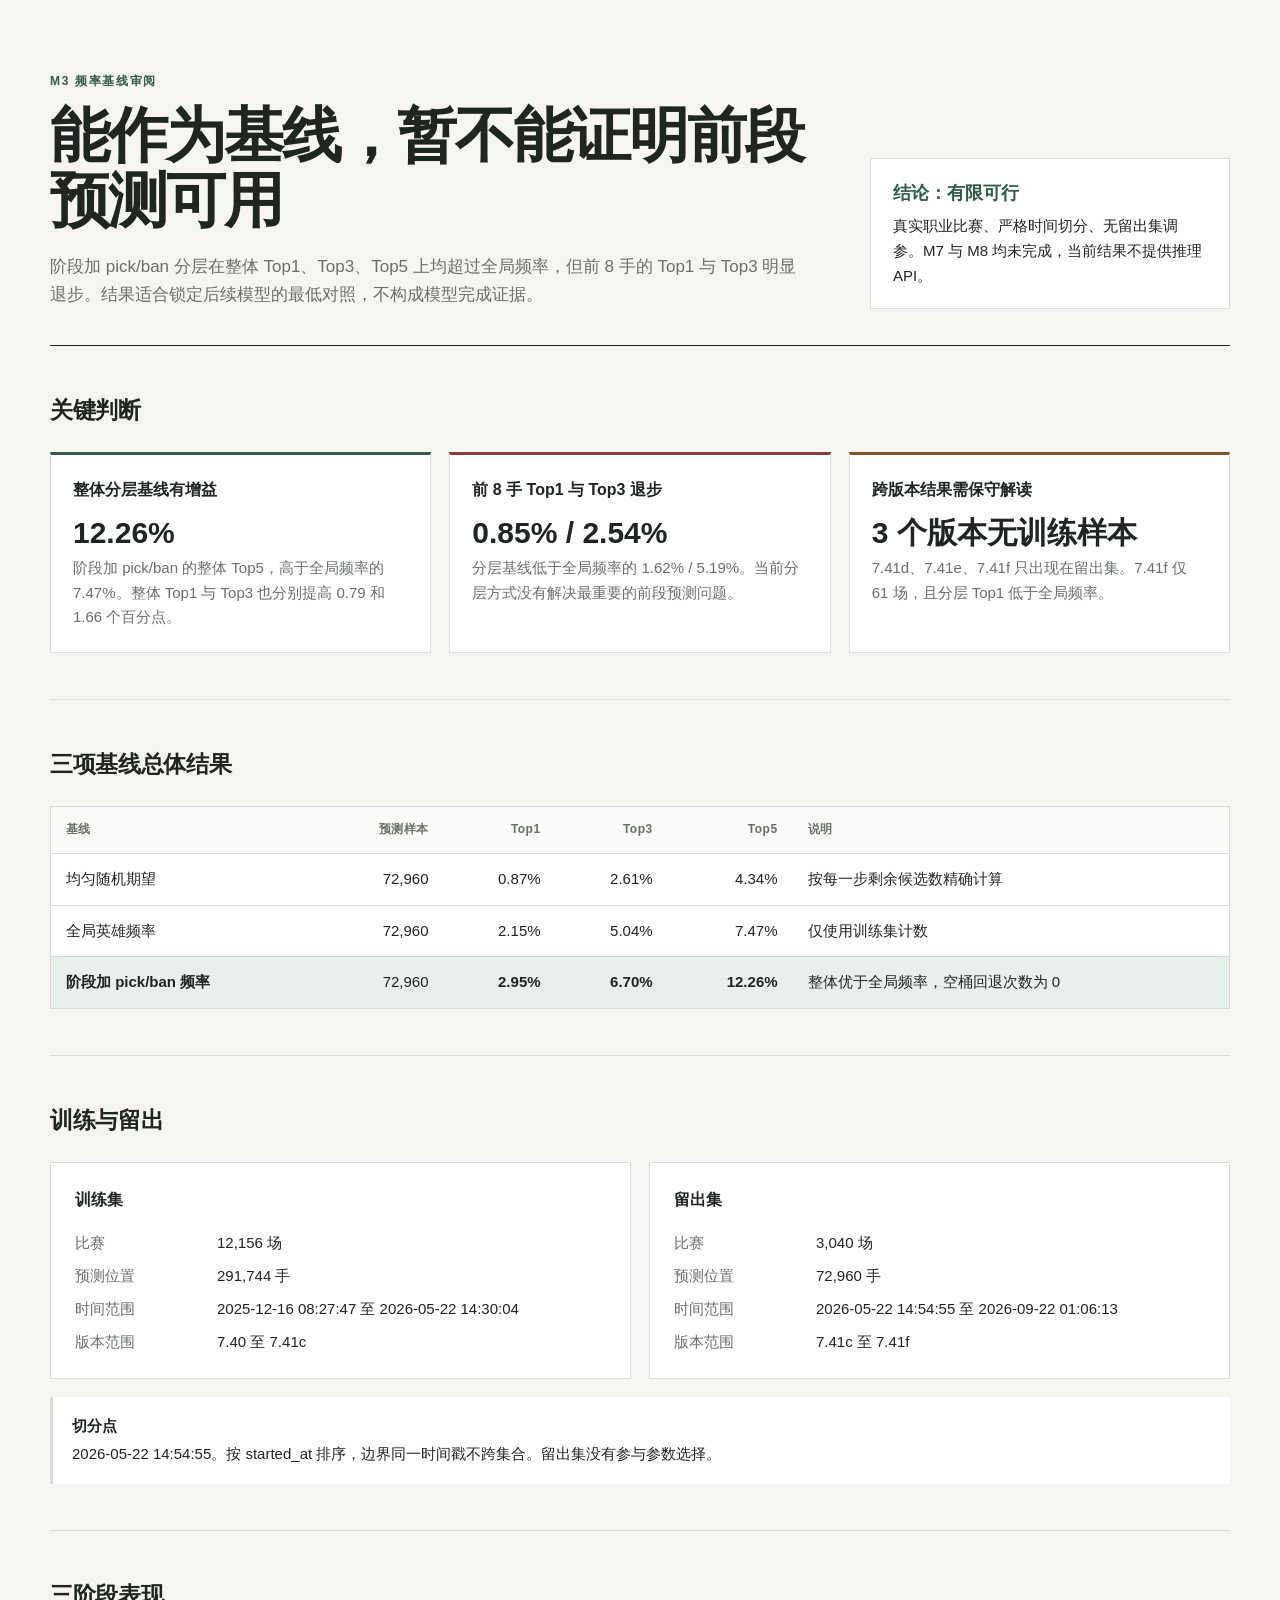
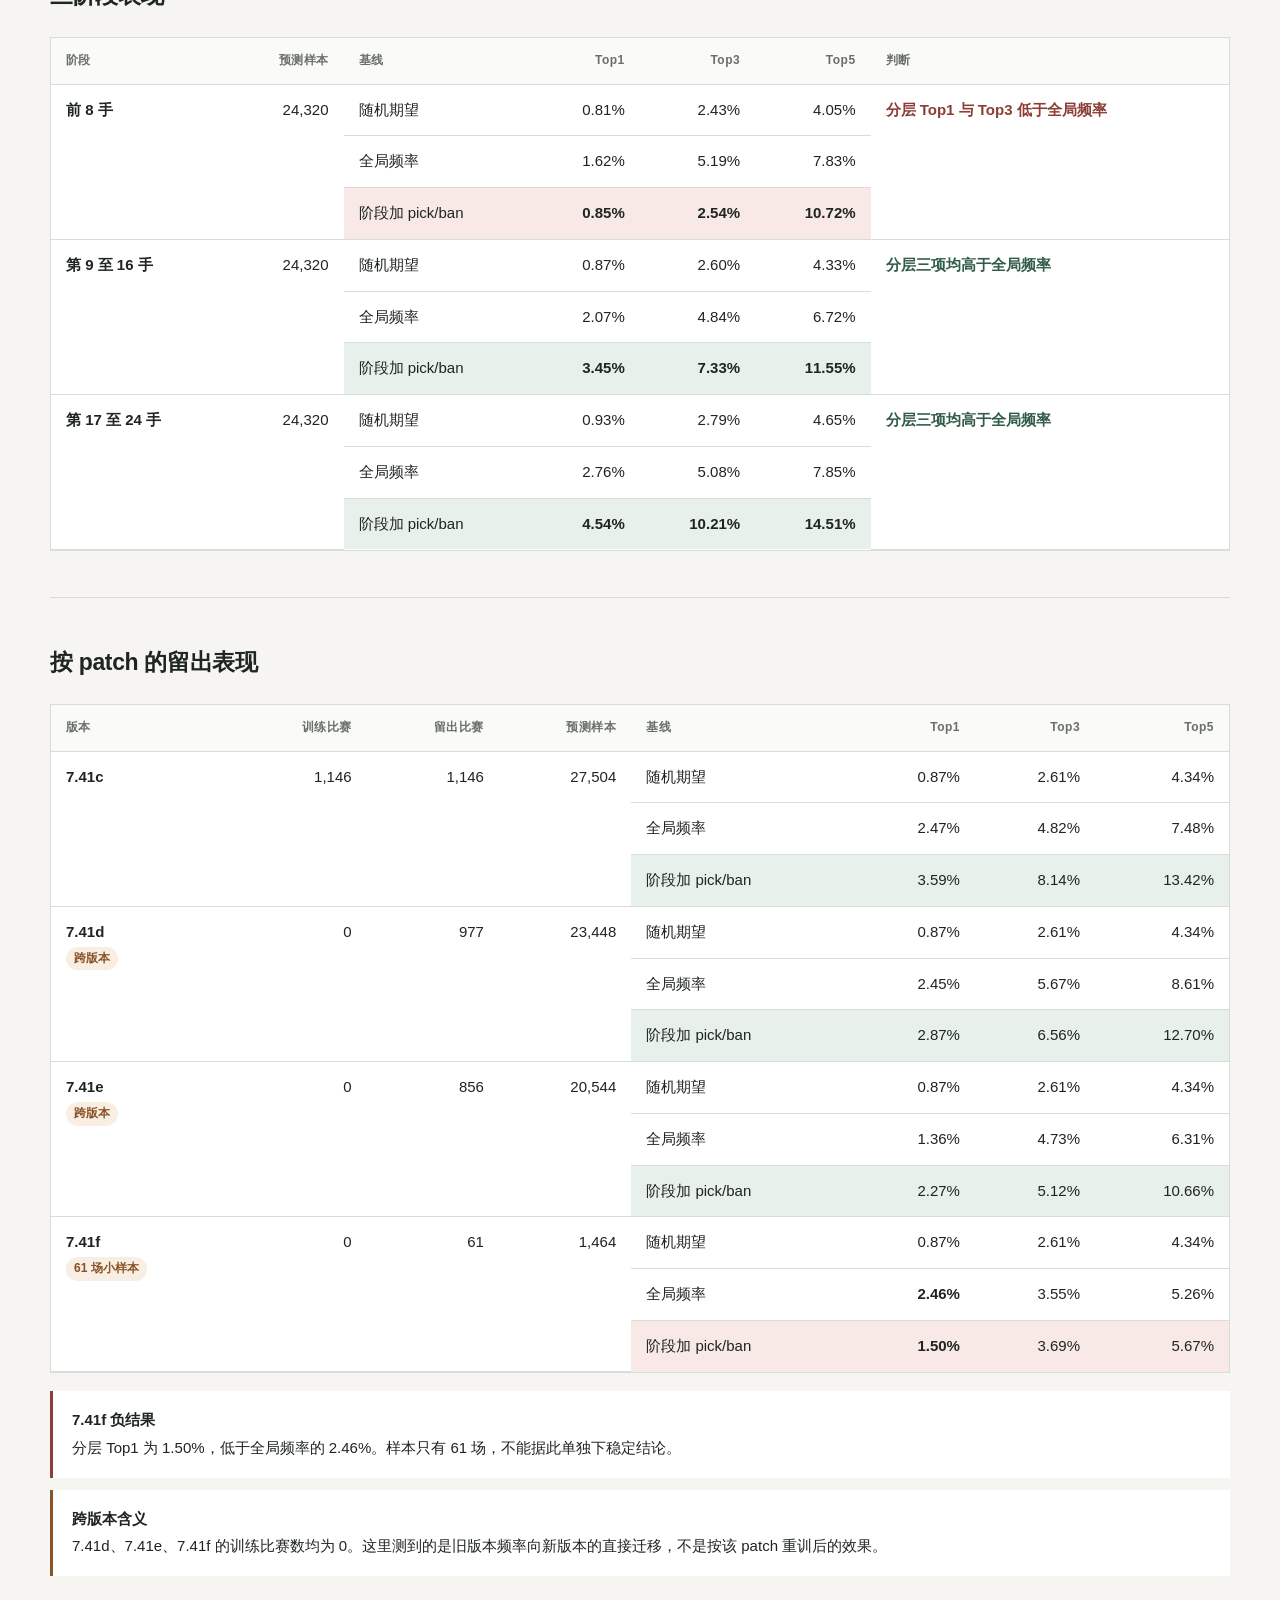
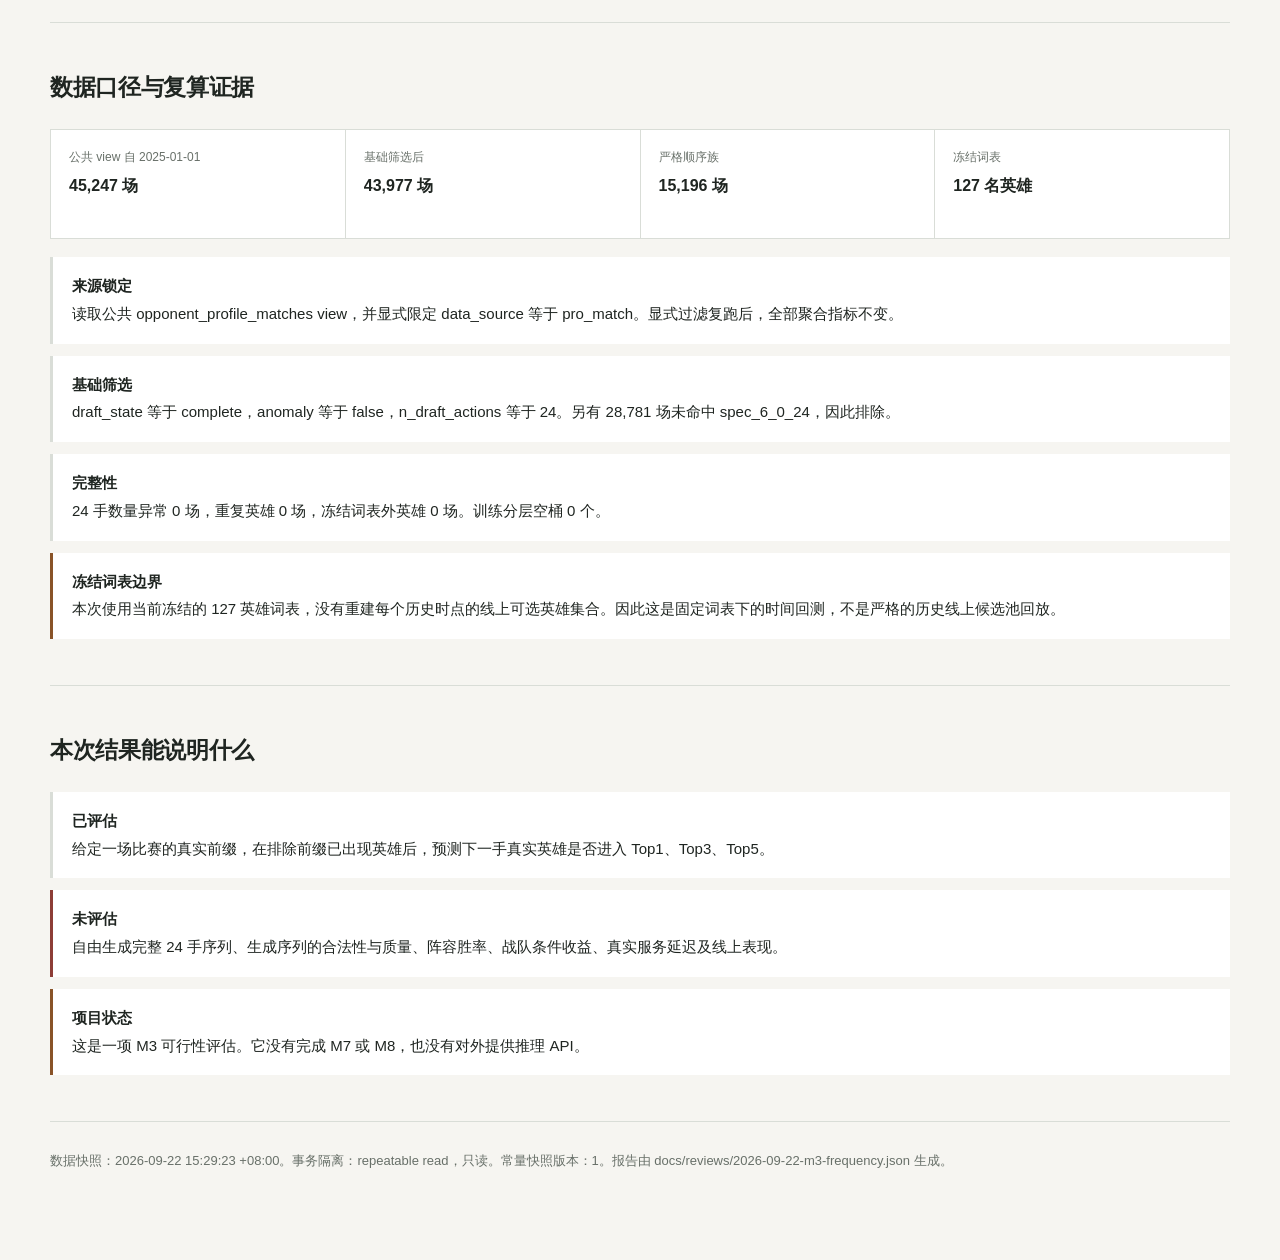
<file: docs/reviews/2026-09-22-m3-frequency.html>
<!doctype html>
<html lang="zh-CN">
<head>
  <meta charset="utf-8">
  <meta name="viewport" content="width=device-width, initial-scale=1">
  <title>M3 序列频率基线审阅</title>
  <style>
    :root {
      color-scheme: light;
      --paper: #f6f5f1;
      --surface: #ffffff;
      --ink: #1f2521;
      --muted: #687069;
      --line: #d9ddd7;
      --accent: #315c48;
      --accent-soft: #e8f0eb;
      --warn: #895328;
      --warn-soft: #f8eee3;
      --negative: #8d3d36;
      --negative-soft: #f8e9e7;
    }

    * {
      box-sizing: border-box;
    }

    body {
      margin: 0;
      color: var(--ink);
      background: var(--paper);
      font-family: -apple-system, BlinkMacSystemFont, "Segoe UI", "PingFang SC", "Hiragino Sans GB", "Microsoft YaHei", sans-serif;
      font-size: 15px;
      line-height: 1.65;
    }

    main {
      width: min(1180px, calc(100% - 40px));
      margin: 0 auto;
      padding: 72px 0 88px;
    }

    header {
      display: grid;
      grid-template-columns: minmax(0, 1fr) minmax(260px, 360px);
      gap: 56px;
      align-items: end;
      padding-bottom: 36px;
      border-bottom: 1px solid var(--ink);
    }

    .eyebrow {
      margin: 0 0 12px;
      color: var(--accent);
      font-size: 12px;
      font-weight: 700;
      letter-spacing: 0.14em;
    }

    h1 {
      margin: 0;
      font-size: clamp(34px, 5vw, 60px);
      font-weight: 650;
      line-height: 1.08;
      letter-spacing: -0.035em;
    }

    .lede {
      margin: 20px 0 0;
      max-width: 760px;
      color: var(--muted);
      font-size: 17px;
    }

    .status {
      margin: 0;
      padding: 20px 22px;
      background: var(--surface);
      border: 1px solid var(--line);
    }

    .status strong {
      display: block;
      margin-bottom: 6px;
      color: var(--accent);
      font-size: 18px;
    }

    section {
      padding: 46px 0;
      border-bottom: 1px solid var(--line);
    }

    h2 {
      margin: 0 0 22px;
      font-size: 23px;
      font-weight: 650;
      letter-spacing: -0.015em;
    }

    h3 {
      margin: 0 0 8px;
      font-size: 16px;
      font-weight: 700;
    }

    p {
      margin: 0;
    }

    .grid {
      display: grid;
      grid-template-columns: repeat(3, minmax(0, 1fr));
      gap: 18px;
    }

    .card {
      min-height: 172px;
      padding: 22px;
      background: var(--surface);
      border: 1px solid var(--line);
    }

    .card.positive {
      border-top: 3px solid var(--accent);
    }

    .card.negative {
      border-top: 3px solid var(--negative);
    }

    .card.caution {
      border-top: 3px solid var(--warn);
    }

    .card p {
      color: var(--muted);
    }

    .metric {
      display: block;
      margin: 12px 0 7px;
      font-variant-numeric: tabular-nums;
      font-size: 30px;
      font-weight: 650;
      line-height: 1.1;
    }

    .table-wrap {
      overflow-x: auto;
      background: var(--surface);
      border: 1px solid var(--line);
    }

    table {
      width: 100%;
      border-collapse: collapse;
      font-variant-numeric: tabular-nums;
    }

    th,
    td {
      padding: 13px 15px;
      text-align: left;
      vertical-align: top;
      border-bottom: 1px solid var(--line);
    }

    th {
      color: var(--muted);
      background: #fafaf8;
      font-size: 12px;
      font-weight: 700;
      letter-spacing: 0.04em;
      white-space: nowrap;
    }

    td.number,
    th.number {
      text-align: right;
      white-space: nowrap;
    }

    tbody tr:last-child td {
      border-bottom: 0;
    }

    tbody tr.focus td {
      background: var(--accent-soft);
    }

    tbody tr.risk td {
      background: var(--negative-soft);
    }

    .delta-down {
      color: var(--negative);
      font-weight: 700;
    }

    .delta-up {
      color: var(--accent);
      font-weight: 700;
    }

    .tag {
      display: inline-block;
      padding: 2px 8px;
      border-radius: 999px;
      color: var(--warn);
      background: var(--warn-soft);
      font-size: 12px;
      font-weight: 700;
      white-space: nowrap;
    }

    .split-grid {
      display: grid;
      grid-template-columns: 1fr 1fr;
      gap: 18px;
    }

    .split-card {
      padding: 24px;
      background: var(--surface);
      border: 1px solid var(--line);
    }

    .split-card dl {
      display: grid;
      grid-template-columns: 126px 1fr;
      gap: 8px 16px;
      margin: 18px 0 0;
    }

    dt {
      color: var(--muted);
    }

    dd {
      margin: 0;
      font-variant-numeric: tabular-nums;
    }

    .notes {
      display: grid;
      gap: 12px;
    }

    .note {
      padding: 17px 19px;
      background: var(--surface);
      border-left: 3px solid var(--line);
    }

    .note strong {
      display: block;
      margin-bottom: 3px;
    }

    .note.warning {
      border-left-color: var(--warn);
    }

    .note.negative {
      border-left-color: var(--negative);
    }

    .provenance {
      display: grid;
      grid-template-columns: repeat(4, minmax(0, 1fr));
      gap: 1px;
      background: var(--line);
      border: 1px solid var(--line);
    }

    .provenance div {
      min-height: 108px;
      padding: 18px;
      background: var(--surface);
    }

    .provenance span {
      display: block;
      color: var(--muted);
      font-size: 12px;
    }

    .provenance strong {
      display: block;
      margin-top: 5px;
      font-size: 16px;
      overflow-wrap: anywhere;
    }

    footer {
      padding-top: 28px;
      color: var(--muted);
      font-size: 13px;
    }

    @media (max-width: 820px) {
      main {
        width: min(100% - 24px, 1180px);
        padding-top: 36px;
      }

      header,
      .grid,
      .split-grid {
        grid-template-columns: 1fr;
      }

      header {
        gap: 28px;
      }

      .provenance {
        grid-template-columns: 1fr 1fr;
      }
    }

    @media (max-width: 520px) {
      .provenance {
        grid-template-columns: 1fr;
      }

      th,
      td {
        padding: 11px 12px;
      }
    }
  </style>
</head>
<body>
  <main>
    <header>
      <div>
        <p class="eyebrow">M3 频率基线审阅</p>
        <h1>能作为基线，暂不能证明前段预测可用</h1>
        <p class="lede">阶段加 pick/ban 分层在整体 Top1、Top3、Top5 上均超过全局频率，但前 8 手的 Top1 与 Top3 明显退步。结果适合锁定后续模型的最低对照，不构成模型完成证据。</p>
      </div>
      <p class="status"><strong>结论：有限可行</strong>真实职业比赛、严格时间切分、无留出集调参。M7 与 M8 均未完成，当前结果不提供推理 API。</p>
    </header>

    <section aria-labelledby="key-findings">
      <h2 id="key-findings">关键判断</h2>
      <div class="grid">
        <article class="card positive">
          <h3>整体分层基线有增益</h3>
          <span class="metric">12.26%</span>
          <p>阶段加 pick/ban 的整体 Top5，高于全局频率的 7.47%。整体 Top1 与 Top3 也分别提高 0.79 和 1.66 个百分点。</p>
        </article>
        <article class="card negative">
          <h3>前 8 手 Top1 与 Top3 退步</h3>
          <span class="metric">0.85% / 2.54%</span>
          <p>分层基线低于全局频率的 1.62% / 5.19%。当前分层方式没有解决最重要的前段预测问题。</p>
        </article>
        <article class="card caution">
          <h3>跨版本结果需保守解读</h3>
          <span class="metric">3 个版本无训练样本</span>
          <p>7.41d、7.41e、7.41f 只出现在留出集。7.41f 仅 61 场，且分层 Top1 低于全局频率。</p>
        </article>
      </div>
    </section>

    <section aria-labelledby="overall">
      <h2 id="overall">三项基线总体结果</h2>
      <div class="table-wrap">
        <table>
          <thead>
            <tr>
              <th>基线</th>
              <th class="number">预测样本</th>
              <th class="number">Top1</th>
              <th class="number">Top3</th>
              <th class="number">Top5</th>
              <th>说明</th>
            </tr>
          </thead>
          <tbody>
            <tr>
              <td>均匀随机期望</td>
              <td class="number">72,960</td>
              <td class="number">0.87%</td>
              <td class="number">2.61%</td>
              <td class="number">4.34%</td>
              <td>按每一步剩余候选数精确计算</td>
            </tr>
            <tr>
              <td>全局英雄频率</td>
              <td class="number">72,960</td>
              <td class="number">2.15%</td>
              <td class="number">5.04%</td>
              <td class="number">7.47%</td>
              <td>仅使用训练集计数</td>
            </tr>
            <tr class="focus">
              <td><strong>阶段加 pick/ban 频率</strong></td>
              <td class="number">72,960</td>
              <td class="number"><strong>2.95%</strong></td>
              <td class="number"><strong>6.70%</strong></td>
              <td class="number"><strong>12.26%</strong></td>
              <td>整体优于全局频率，空桶回退次数为 0</td>
            </tr>
          </tbody>
        </table>
      </div>
    </section>

    <section aria-labelledby="split">
      <h2 id="split">训练与留出</h2>
      <div class="split-grid">
        <article class="split-card">
          <h3>训练集</h3>
          <dl>
            <dt>比赛</dt><dd>12,156 场</dd>
            <dt>预测位置</dt><dd>291,744 手</dd>
            <dt>时间范围</dt><dd>2025-12-16 08:27:47 至 2026-05-22 14:30:04</dd>
            <dt>版本范围</dt><dd>7.40 至 7.41c</dd>
          </dl>
        </article>
        <article class="split-card">
          <h3>留出集</h3>
          <dl>
            <dt>比赛</dt><dd>3,040 场</dd>
            <dt>预测位置</dt><dd>72,960 手</dd>
            <dt>时间范围</dt><dd>2026-05-22 14:54:55 至 2026-09-22 01:06:13</dd>
            <dt>版本范围</dt><dd>7.41c 至 7.41f</dd>
          </dl>
        </article>
      </div>
      <div class="notes" style="margin-top: 18px;">
        <p class="note"><strong>切分点</strong>2026-05-22 14:54:55。按 started_at 排序，边界同一时间戳不跨集合。留出集没有参与参数选择。</p>
      </div>
    </section>

    <section aria-labelledby="stages">
      <h2 id="stages">三阶段表现</h2>
      <div class="table-wrap">
        <table>
          <thead>
            <tr>
              <th>阶段</th>
              <th class="number">预测样本</th>
              <th>基线</th>
              <th class="number">Top1</th>
              <th class="number">Top3</th>
              <th class="number">Top5</th>
              <th>判断</th>
            </tr>
          </thead>
          <tbody>
            <tr>
              <td rowspan="3"><strong>前 8 手</strong></td>
              <td class="number" rowspan="3">24,320</td>
              <td>随机期望</td>
              <td class="number">0.81%</td>
              <td class="number">2.43%</td>
              <td class="number">4.05%</td>
              <td rowspan="3" class="delta-down">分层 Top1 与 Top3 低于全局频率</td>
            </tr>
            <tr>
              <td>全局频率</td>
              <td class="number">1.62%</td>
              <td class="number">5.19%</td>
              <td class="number">7.83%</td>
            </tr>
            <tr class="risk">
              <td>阶段加 pick/ban</td>
              <td class="number"><strong>0.85%</strong></td>
              <td class="number"><strong>2.54%</strong></td>
              <td class="number"><strong>10.72%</strong></td>
            </tr>
            <tr>
              <td rowspan="3"><strong>第 9 至 16 手</strong></td>
              <td class="number" rowspan="3">24,320</td>
              <td>随机期望</td>
              <td class="number">0.87%</td>
              <td class="number">2.60%</td>
              <td class="number">4.33%</td>
              <td rowspan="3" class="delta-up">分层三项均高于全局频率</td>
            </tr>
            <tr>
              <td>全局频率</td>
              <td class="number">2.07%</td>
              <td class="number">4.84%</td>
              <td class="number">6.72%</td>
            </tr>
            <tr class="focus">
              <td>阶段加 pick/ban</td>
              <td class="number"><strong>3.45%</strong></td>
              <td class="number"><strong>7.33%</strong></td>
              <td class="number"><strong>11.55%</strong></td>
            </tr>
            <tr>
              <td rowspan="3"><strong>第 17 至 24 手</strong></td>
              <td class="number" rowspan="3">24,320</td>
              <td>随机期望</td>
              <td class="number">0.93%</td>
              <td class="number">2.79%</td>
              <td class="number">4.65%</td>
              <td rowspan="3" class="delta-up">分层三项均高于全局频率</td>
            </tr>
            <tr>
              <td>全局频率</td>
              <td class="number">2.76%</td>
              <td class="number">5.08%</td>
              <td class="number">7.85%</td>
            </tr>
            <tr class="focus">
              <td>阶段加 pick/ban</td>
              <td class="number"><strong>4.54%</strong></td>
              <td class="number"><strong>10.21%</strong></td>
              <td class="number"><strong>14.51%</strong></td>
            </tr>
          </tbody>
        </table>
      </div>
    </section>

    <section aria-labelledby="patches">
      <h2 id="patches">按 patch 的留出表现</h2>
      <div class="table-wrap">
        <table>
          <thead>
            <tr>
              <th>版本</th>
              <th class="number">训练比赛</th>
              <th class="number">留出比赛</th>
              <th class="number">预测样本</th>
              <th>基线</th>
              <th class="number">Top1</th>
              <th class="number">Top3</th>
              <th class="number">Top5</th>
            </tr>
          </thead>
          <tbody>
            <tr>
              <td rowspan="3"><strong>7.41c</strong></td>
              <td class="number" rowspan="3">1,146</td>
              <td class="number" rowspan="3">1,146</td>
              <td class="number" rowspan="3">27,504</td>
              <td>随机期望</td><td class="number">0.87%</td><td class="number">2.61%</td><td class="number">4.34%</td>
            </tr>
            <tr><td>全局频率</td><td class="number">2.47%</td><td class="number">4.82%</td><td class="number">7.48%</td></tr>
            <tr class="focus"><td>阶段加 pick/ban</td><td class="number">3.59%</td><td class="number">8.14%</td><td class="number">13.42%</td></tr>
            <tr>
              <td rowspan="3"><strong>7.41d</strong><br><span class="tag">跨版本</span></td>
              <td class="number" rowspan="3">0</td>
              <td class="number" rowspan="3">977</td>
              <td class="number" rowspan="3">23,448</td>
              <td>随机期望</td><td class="number">0.87%</td><td class="number">2.61%</td><td class="number">4.34%</td>
            </tr>
            <tr><td>全局频率</td><td class="number">2.45%</td><td class="number">5.67%</td><td class="number">8.61%</td></tr>
            <tr class="focus"><td>阶段加 pick/ban</td><td class="number">2.87%</td><td class="number">6.56%</td><td class="number">12.70%</td></tr>
            <tr>
              <td rowspan="3"><strong>7.41e</strong><br><span class="tag">跨版本</span></td>
              <td class="number" rowspan="3">0</td>
              <td class="number" rowspan="3">856</td>
              <td class="number" rowspan="3">20,544</td>
              <td>随机期望</td><td class="number">0.87%</td><td class="number">2.61%</td><td class="number">4.34%</td>
            </tr>
            <tr><td>全局频率</td><td class="number">1.36%</td><td class="number">4.73%</td><td class="number">6.31%</td></tr>
            <tr class="focus"><td>阶段加 pick/ban</td><td class="number">2.27%</td><td class="number">5.12%</td><td class="number">10.66%</td></tr>
            <tr>
              <td rowspan="3"><strong>7.41f</strong><br><span class="tag">61 场小样本</span></td>
              <td class="number" rowspan="3">0</td>
              <td class="number" rowspan="3">61</td>
              <td class="number" rowspan="3">1,464</td>
              <td>随机期望</td><td class="number">0.87%</td><td class="number">2.61%</td><td class="number">4.34%</td>
            </tr>
            <tr><td>全局频率</td><td class="number"><strong>2.46%</strong></td><td class="number">3.55%</td><td class="number">5.26%</td></tr>
            <tr class="risk"><td>阶段加 pick/ban</td><td class="number"><strong>1.50%</strong></td><td class="number">3.69%</td><td class="number">5.67%</td></tr>
          </tbody>
        </table>
      </div>
      <div class="notes" style="margin-top: 18px;">
        <p class="note negative"><strong>7.41f 负结果</strong>分层 Top1 为 1.50%，低于全局频率的 2.46%。样本只有 61 场，不能据此单独下稳定结论。</p>
        <p class="note warning"><strong>跨版本含义</strong>7.41d、7.41e、7.41f 的训练比赛数均为 0。这里测到的是旧版本频率向新版本的直接迁移，不是按该 patch 重训后的效果。</p>
      </div>
    </section>

    <section aria-labelledby="data-evidence">
      <h2 id="data-evidence">数据口径与复算证据</h2>
      <div class="provenance">
        <div><span>公共 view 自 2025-01-01</span><strong>45,247 场</strong></div>
        <div><span>基础筛选后</span><strong>43,977 场</strong></div>
        <div><span>严格顺序族</span><strong>15,196 场</strong></div>
        <div><span>冻结词表</span><strong>127 名英雄</strong></div>
      </div>
      <div class="notes" style="margin-top: 18px;">
        <p class="note"><strong>来源锁定</strong>读取公共 opponent_profile_matches view，并显式限定 data_source 等于 pro_match。显式过滤复跑后，全部聚合指标不变。</p>
        <p class="note"><strong>基础筛选</strong>draft_state 等于 complete，anomaly 等于 false，n_draft_actions 等于 24。另有 28,781 场未命中 spec_6_0_24，因此排除。</p>
        <p class="note"><strong>完整性</strong>24 手数量异常 0 场，重复英雄 0 场，冻结词表外英雄 0 场。训练分层空桶 0 个。</p>
        <p class="note warning"><strong>冻结词表边界</strong>本次使用当前冻结的 127 英雄词表，没有重建每个历史时点的线上可选英雄集合。因此这是固定词表下的时间回测，不是严格的历史线上候选池回放。</p>
      </div>
    </section>

    <section aria-labelledby="boundary">
      <h2 id="boundary">本次结果能说明什么</h2>
      <div class="notes">
        <p class="note"><strong>已评估</strong>给定一场比赛的真实前缀，在排除前缀已出现英雄后，预测下一手真实英雄是否进入 Top1、Top3、Top5。</p>
        <p class="note negative"><strong>未评估</strong>自由生成完整 24 手序列、生成序列的合法性与质量、阵容胜率、战队条件收益、真实服务延迟及线上表现。</p>
        <p class="note warning"><strong>项目状态</strong>这是一项 M3 可行性评估。它没有完成 M7 或 M8，也没有对外提供推理 API。</p>
      </div>
    </section>

    <footer>
      数据快照：2026-09-22 15:29:23 +08:00。事务隔离：repeatable read，只读。常量快照版本：1。报告由 docs/reviews/2026-09-22-m3-frequency.json 生成。
    </footer>
  </main>
</body>
</html>
</file>
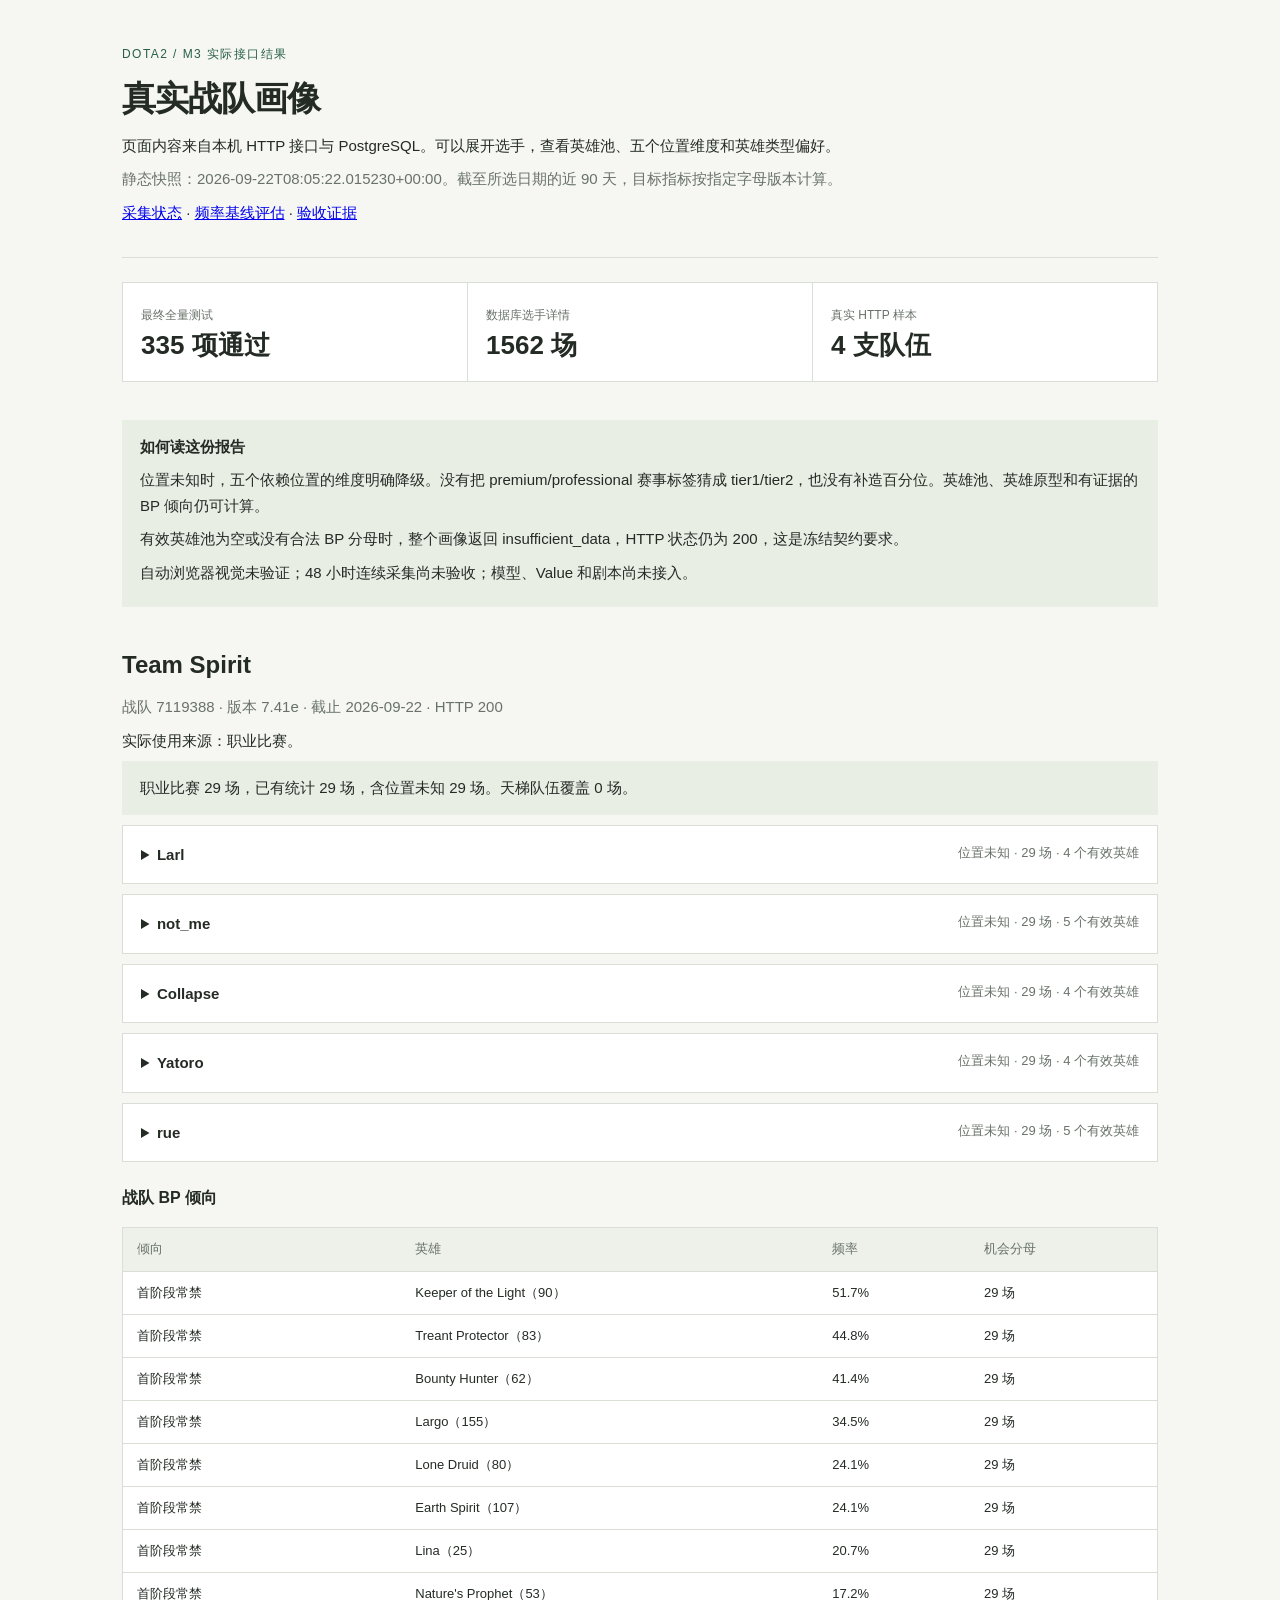
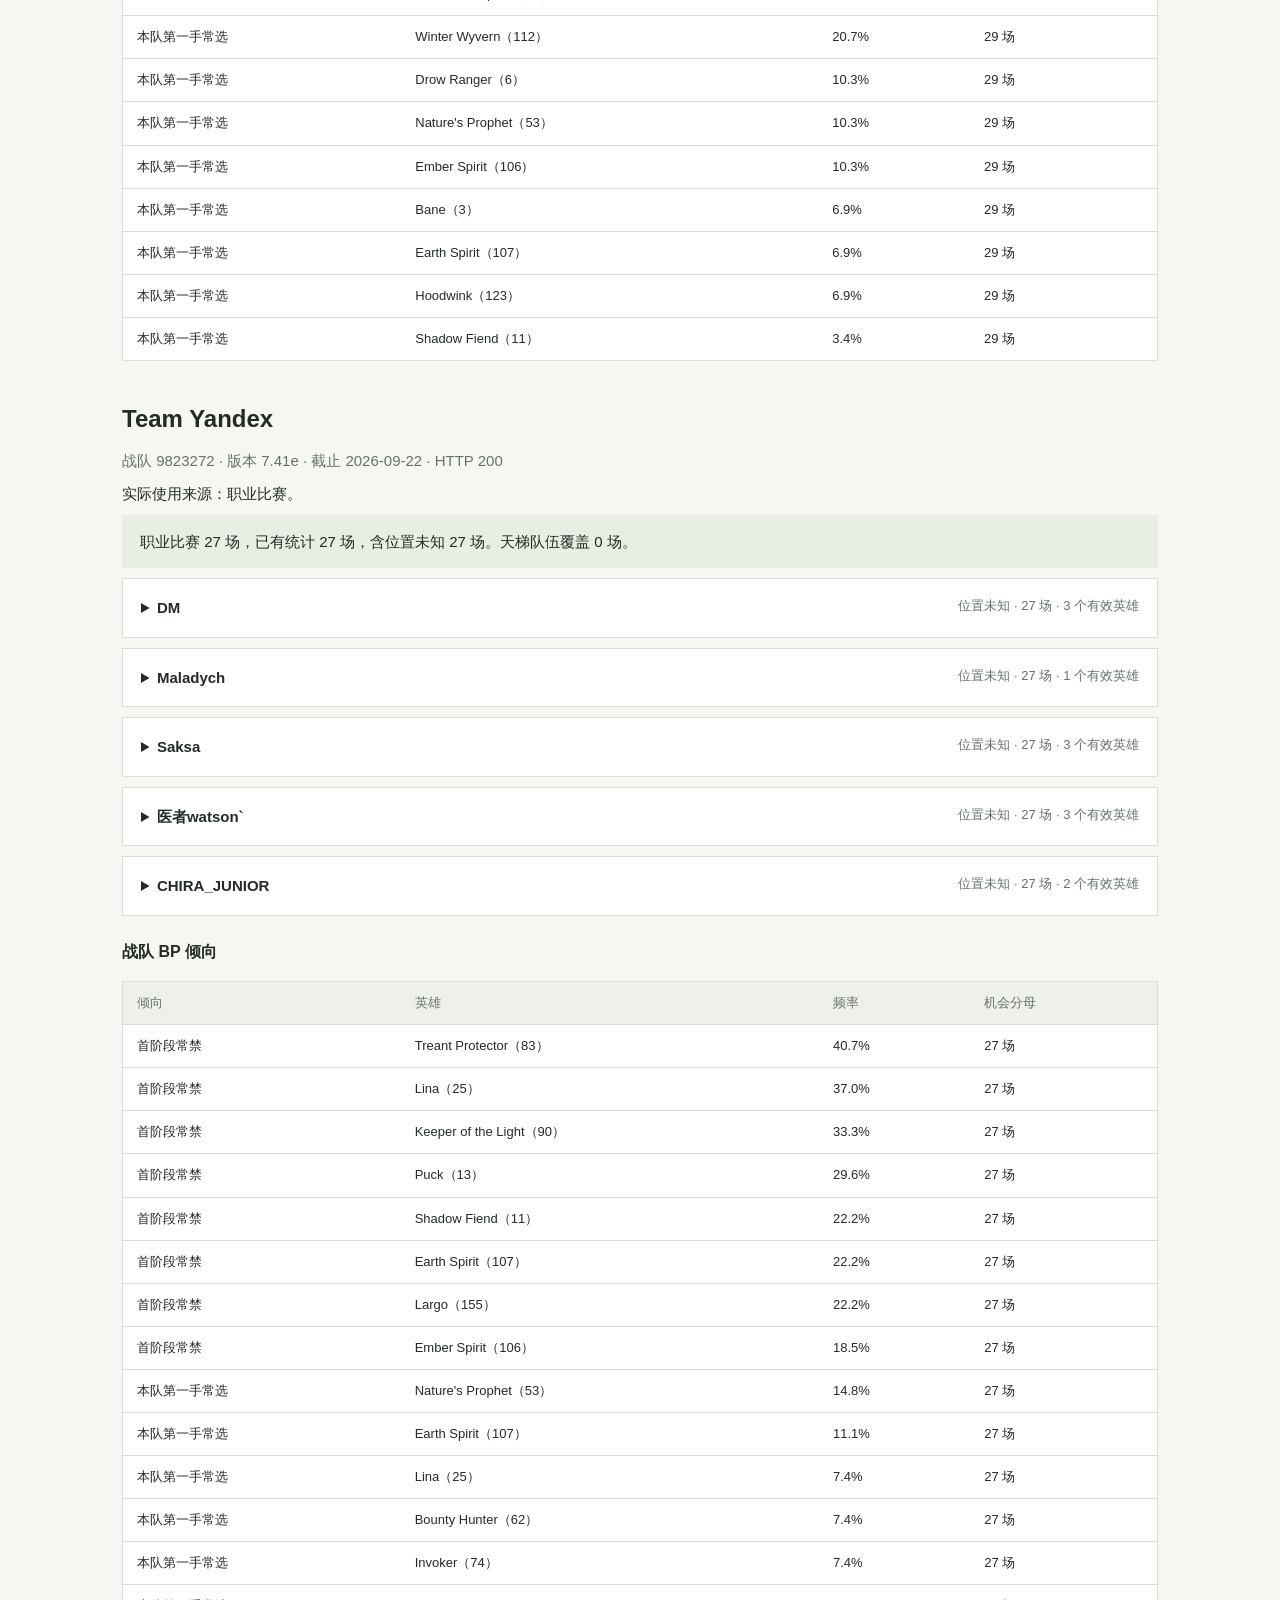
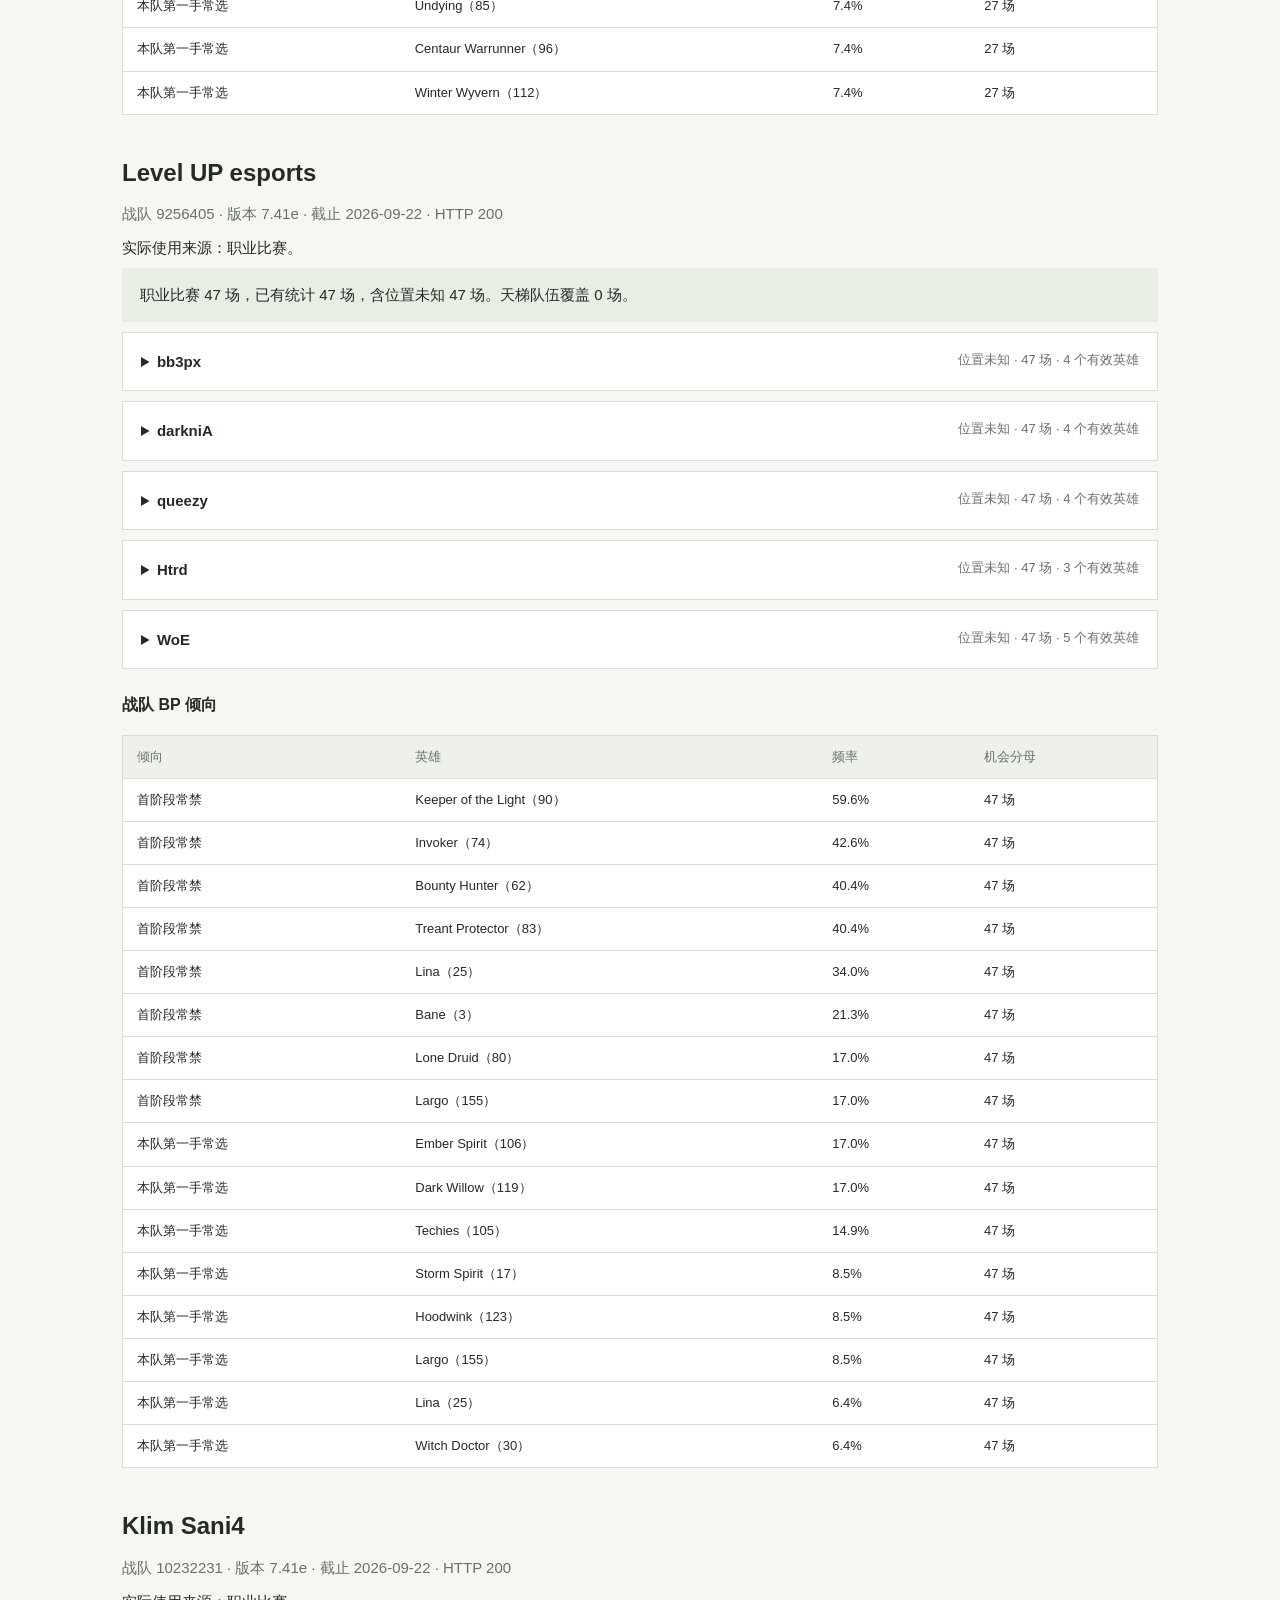
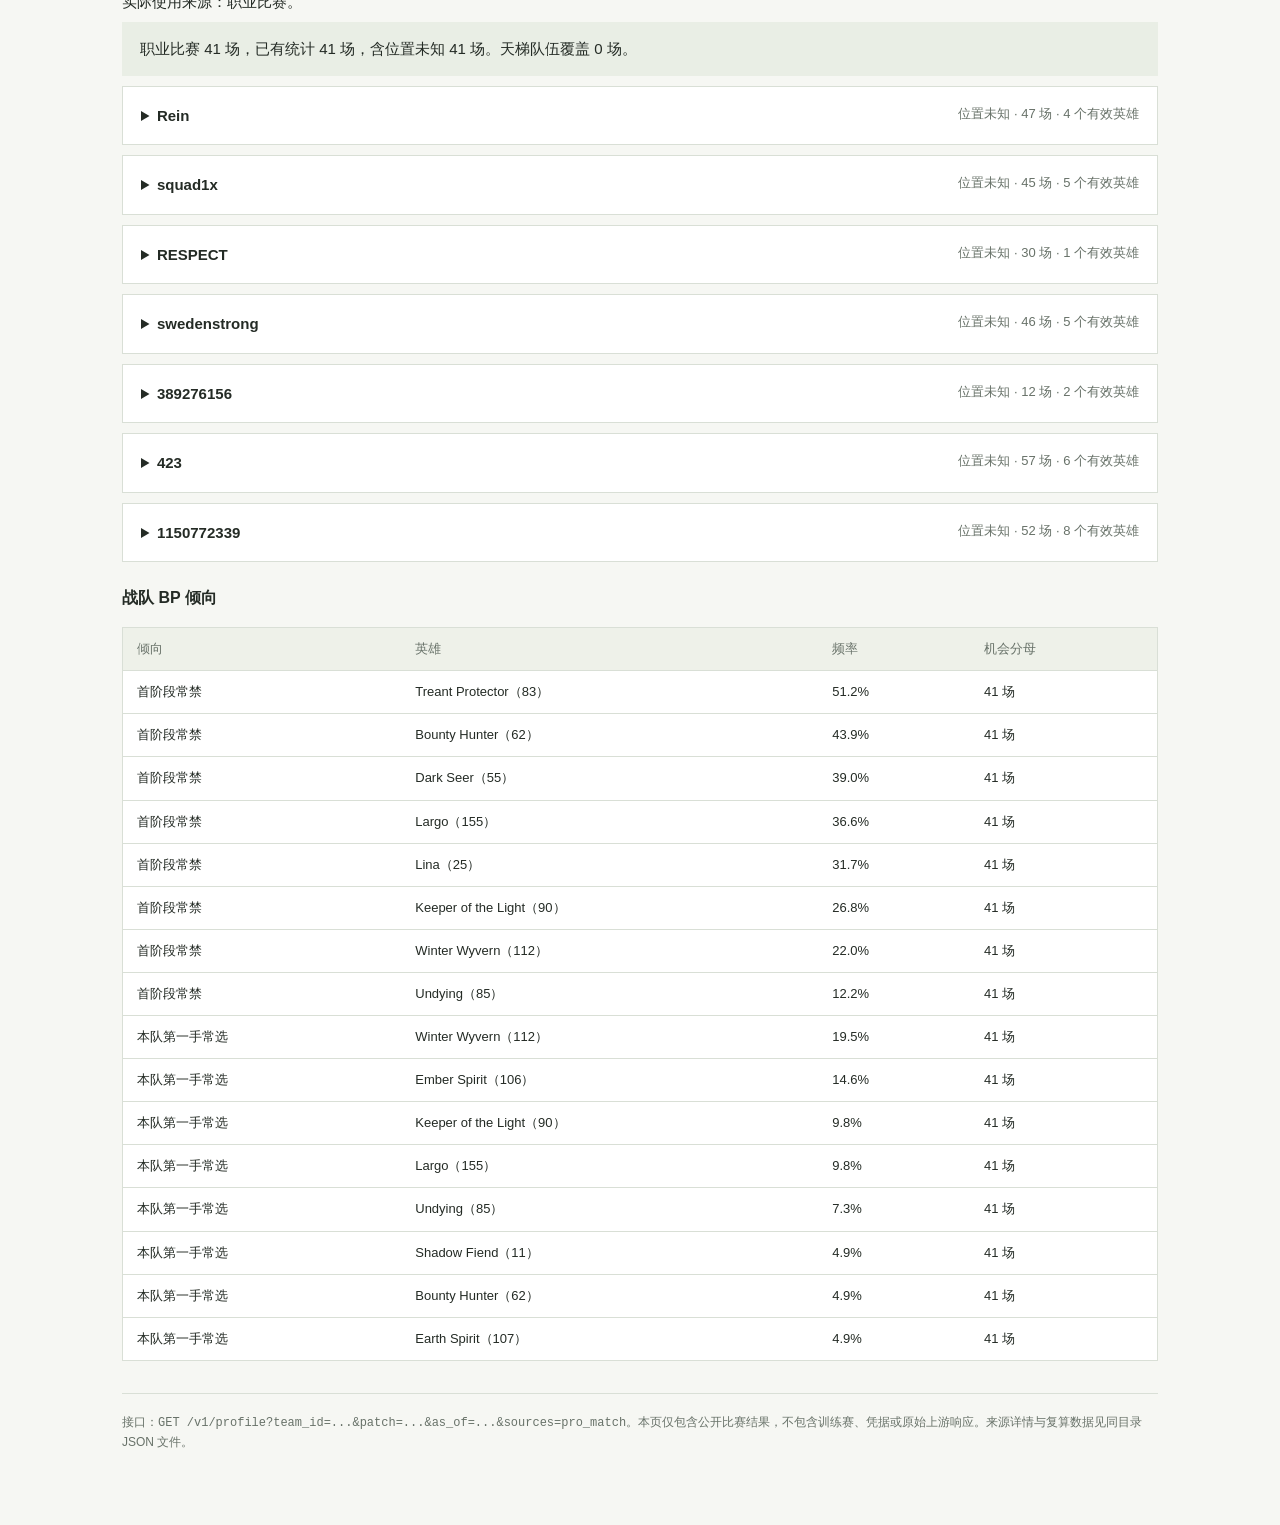
<file: docs/reviews/2026-09-22-m3-profile.html>
<!doctype html><html lang="zh-CN"><head><meta charset="utf-8"><meta name="viewport" content="width=device-width,initial-scale=1"><title>真实战队画像验收</title><style>
:root{color-scheme:light;--ink:#242b25;--muted:#687269;--line:#d9dfd6;--green:#285f46}*{box-sizing:border-box}body{margin:0;background:#f6f7f3;color:var(--ink);font:15px/1.7 -apple-system,BlinkMacSystemFont,"PingFang SC","Microsoft YaHei",sans-serif}main{max-width:1100px;margin:auto;padding:44px 32px 72px}header{border-bottom:1px solid var(--line);padding-bottom:24px}h1{font-size:34px;line-height:1.3;letter-spacing:-.03em;margin:12px 0}h2{font-size:24px;margin:0 0 6px}h3{font-size:16px;margin:22px 0 10px}p{margin:8px 0}.eyebrow,small{font-size:12px}.eyebrow{color:var(--green);letter-spacing:.12em}.muted,small{color:var(--muted)}section{margin-top:38px}.summary{display:grid;grid-template-columns:repeat(3,1fr);gap:1px;background:var(--line);border:1px solid var(--line);margin-top:24px}.summary div{background:white;padding:18px}.summary strong{display:block;font-size:26px;line-height:1.4}.notice,.coverage{background:#e9eee5;padding:14px 18px}.player{background:white;border:1px solid var(--line);margin-top:10px}summary{padding:16px 18px;cursor:pointer}summary span{float:right;color:var(--muted);font-size:13px}.player-body{padding:0 20px 22px}.table-wrap{overflow:auto;background:white;border:1px solid var(--line);margin-top:16px}table{border-collapse:collapse;width:100%;font-size:13px;text-align:left}th,td{padding:10px 14px;border-bottom:1px solid var(--line);vertical-align:top}th{font-weight:500;background:#eef1e9;color:var(--muted);white-space:nowrap}tbody tr:last-child td{border-bottom:0}.archetypes{display:grid;grid-template-columns:1fr 1fr;gap:8px 30px;margin:12px 0}.archetype{display:grid;grid-template-columns:45px 1fr 60px;gap:12px;align-items:center;font-size:13px}meter{width:100%;height:11px}.archetype b{font-weight:500;text-align:right}footer{margin-top:32px;padding-top:18px;border-top:1px solid var(--line);color:var(--muted);font-size:12px}code{font:12px ui-monospace,monospace;overflow-wrap:anywhere}@media(max-width:700px){main{padding:26px 18px 40px}h1{font-size:27px}.summary{grid-template-columns:1fr}summary span{display:block;float:none;margin-top:5px}.archetypes{grid-template-columns:1fr}.player-body{padding:0 14px 16px}}
</style></head><body><main><header><div class="eyebrow">DOTA2 / M3 实际接口结果</div><h1>真实战队画像</h1><p>页面内容来自本机 HTTP 接口与 PostgreSQL。可以展开选手，查看英雄池、五个位置维度和英雄类型偏好。</p><p class="muted">静态快照：2026-09-22T08:05:22.015230+00:00。截至所选日期的近 90 天，目标指标按指定字母版本计算。</p><p><a href="2026-09-22-m3-collector.html">采集状态</a> · <a href="2026-09-22-m3-frequency.html">频率基线评估</a> · <a href="2026-09-22-m3-validation.json">验收证据</a></p></header><div class="summary"><div><small>最终全量测试</small><strong>335 项通过</strong></div><div><small>数据库选手详情</small><strong>1562 场</strong></div><div><small>真实 HTTP 样本</small><strong>4 支队伍</strong></div></div>
<section class="notice"><b>如何读这份报告</b><p>位置未知时，五个依赖位置的维度明确降级。没有把 premium/professional 赛事标签猜成 tier1/tier2，也没有补造百分位。英雄池、英雄原型和有证据的 BP 倾向仍可计算。</p><p>有效英雄池为空或没有合法 BP 分母时，整个画像返回 insufficient_data，HTTP 状态仍为 200，这是冻结契约要求。</p><p>自动浏览器视觉未验证；48 小时连续采集尚未验收；模型、Value 和剧本尚未接入。</p></section><section><h2>Team Spirit</h2><p class="muted">战队 7119388 · 版本 7.41e · 截止 2026-09-22 · HTTP 200</p><p>实际使用来源：职业比赛。</p><p class="coverage">职业比赛 29 场，已有统计 29 场，含位置未知 29 场。天梯队伍覆盖 0 场。</p><details class="player"><summary><b>Larl</b><span>位置未知 · 29 场 · 4 个有效英雄</span></summary>
<div class="player-body"><p><b>签名英雄</b>：Pangolier（120）：5 场，胜率 100%，出场占比 17%</p><p><b>熟练英雄</b>：Ember Spirit（106）：4 场，胜率 50%，出场占比 14%；Lina（25）：3 场，胜率 67%，出场占比 10%；Earth Spirit（107）：3 场，胜率 100%，出场占比 10%</p><p>有效英雄被放出时的选择率：<b>51.7%</b></p><small>只统计有合法完整 BP 的可观测场次，不能将此数值解读为所有比赛的出场率。</small><div class="table-wrap"><table><thead><tr><th>维度</th><th>结果</th><th>样本说明</th></tr></thead><tbody><tr><td>英雄池</td><td>样本或位置不足</td><td class="muted">没有填入估算值</td></tr><tr><td>对线与发育</td><td>样本或位置不足</td><td class="muted">没有填入估算值</td></tr><tr><td>战斗</td><td>样本或位置不足</td><td class="muted">没有填入估算值</td></tr><tr><td>地图与视野</td><td>样本或位置不足</td><td class="muted">没有填入估算值</td></tr><tr><td>节奏与稳定性</td><td>样本或位置不足</td><td class="muted">没有填入估算值</td></tr></tbody></table></div><h3>英雄类型偏好</h3><div class="archetypes"><div class="archetype"><span>先手</span><meter min="0" max="1" value="0.225806" aria-label="先手"></meter><b>22.6%</b></div><div class="archetype"><span>反手</span><meter min="0" max="1" value="0.043011" aria-label="反手"></meter><b>4.3%</b></div><div class="archetype"><span>推进</span><meter min="0" max="1" value="0.053763" aria-label="推进"></meter><b>5.4%</b></div><div class="archetype"><span>团战</span><meter min="0" max="1" value="0.301075" aria-label="团战"></meter><b>30.1%</b></div><div class="archetype"><span>抓单</span><meter min="0" max="1" value="0.215054" aria-label="抓单"></meter><b>21.5%</b></div><div class="archetype"><span>分推</span><meter min="0" max="1" value="0.161290" aria-label="分推"></meter><b>16.1%</b></div></div><small>六项按实际英雄出场加权，归一化后合计 100%。此分布不依赖位置。</small></div></details><details class="player"><summary><b>not_me</b><span>位置未知 · 29 场 · 5 个有效英雄</span></summary>
<div class="player-body"><p><b>签名英雄</b>：Dark Willow（119）：6 场，胜率 83%，出场占比 21%</p><p><b>熟练英雄</b>：Windranger（21）：4 场，胜率 75%，出场占比 14%；Clockwerk（51）：4 场，胜率 75%，出场占比 14%；Rubick（86）：4 场，胜率 75%，出场占比 14%；Mirana（9）：3 场，胜率 67%，出场占比 10%</p><p>有效英雄被放出时的选择率：<b>72.4%</b></p><small>只统计有合法完整 BP 的可观测场次，不能将此数值解读为所有比赛的出场率。</small><div class="table-wrap"><table><thead><tr><th>维度</th><th>结果</th><th>样本说明</th></tr></thead><tbody><tr><td>英雄池</td><td>样本或位置不足</td><td class="muted">没有填入估算值</td></tr><tr><td>对线与发育</td><td>样本或位置不足</td><td class="muted">没有填入估算值</td></tr><tr><td>战斗</td><td>样本或位置不足</td><td class="muted">没有填入估算值</td></tr><tr><td>地图与视野</td><td>样本或位置不足</td><td class="muted">没有填入估算值</td></tr><tr><td>节奏与稳定性</td><td>样本或位置不足</td><td class="muted">没有填入估算值</td></tr></tbody></table></div><h3>英雄类型偏好</h3><div class="archetypes"><div class="archetype"><span>先手</span><meter min="0" max="1" value="0.070588" aria-label="先手"></meter><b>7.1%</b></div><div class="archetype"><span>反手</span><meter min="0" max="1" value="0.294118" aria-label="反手"></meter><b>29.4%</b></div><div class="archetype"><span>推进</span><meter min="0" max="1" value="0.000000" aria-label="推进"></meter><b>0.0%</b></div><div class="archetype"><span>团战</span><meter min="0" max="1" value="0.341176" aria-label="团战"></meter><b>34.1%</b></div><div class="archetype"><span>抓单</span><meter min="0" max="1" value="0.211765" aria-label="抓单"></meter><b>21.2%</b></div><div class="archetype"><span>分推</span><meter min="0" max="1" value="0.082353" aria-label="分推"></meter><b>8.2%</b></div></div><small>六项按实际英雄出场加权，归一化后合计 100%。此分布不依赖位置。</small></div></details><details class="player"><summary><b>Collapse</b><span>位置未知 · 29 场 · 4 个有效英雄</span></summary>
<div class="player-body"><p><b>签名英雄</b>：Underlord（108）：6 场，胜率 83%，出场占比 21%；Centaur Warrunner（96）：5 场，胜率 80%，出场占比 17%</p><p><b>熟练英雄</b>：Dark Seer（55）：3 场，胜率 67%，出场占比 10%；Undying（85）：3 场，胜率 67%，出场占比 10%</p><p>有效英雄被放出时的选择率：<b>58.6%</b></p><small>只统计有合法完整 BP 的可观测场次，不能将此数值解读为所有比赛的出场率。</small><div class="table-wrap"><table><thead><tr><th>维度</th><th>结果</th><th>样本说明</th></tr></thead><tbody><tr><td>英雄池</td><td>样本或位置不足</td><td class="muted">没有填入估算值</td></tr><tr><td>对线与发育</td><td>样本或位置不足</td><td class="muted">没有填入估算值</td></tr><tr><td>战斗</td><td>样本或位置不足</td><td class="muted">没有填入估算值</td></tr><tr><td>地图与视野</td><td>样本或位置不足</td><td class="muted">没有填入估算值</td></tr><tr><td>节奏与稳定性</td><td>样本或位置不足</td><td class="muted">没有填入估算值</td></tr></tbody></table></div><h3>英雄类型偏好</h3><div class="archetypes"><div class="archetype"><span>先手</span><meter min="0" max="1" value="0.257143" aria-label="先手"></meter><b>25.7%</b></div><div class="archetype"><span>反手</span><meter min="0" max="1" value="0.142857" aria-label="反手"></meter><b>14.3%</b></div><div class="archetype"><span>推进</span><meter min="0" max="1" value="0.014286" aria-label="推进"></meter><b>1.4%</b></div><div class="archetype"><span>团战</span><meter min="0" max="1" value="0.414286" aria-label="团战"></meter><b>41.4%</b></div><div class="archetype"><span>抓单</span><meter min="0" max="1" value="0.157143" aria-label="抓单"></meter><b>15.7%</b></div><div class="archetype"><span>分推</span><meter min="0" max="1" value="0.014286" aria-label="分推"></meter><b>1.4%</b></div></div><small>六项按实际英雄出场加权，归一化后合计 100%。此分布不依赖位置。</small></div></details><details class="player"><summary><b>Yatoro</b><span>位置未知 · 29 场 · 4 个有效英雄</span></summary>
<div class="player-body"><p><b>签名英雄</b>：Terrorblade（109）：5 场，胜率 80%，出场占比 17%</p><p><b>熟练英雄</b>：Shadow Fiend（11）：4 场，胜率 75%，出场占比 14%；Nature&#x27;s Prophet（53）：4 场，胜率 75%，出场占比 14%；Lone Druid（80）：3 场，胜率 67%，出场占比 10%</p><p>有效英雄被放出时的选择率：<b>55.2%</b></p><small>只统计有合法完整 BP 的可观测场次，不能将此数值解读为所有比赛的出场率。</small><div class="table-wrap"><table><thead><tr><th>维度</th><th>结果</th><th>样本说明</th></tr></thead><tbody><tr><td>英雄池</td><td>样本或位置不足</td><td class="muted">没有填入估算值</td></tr><tr><td>对线与发育</td><td>样本或位置不足</td><td class="muted">没有填入估算值</td></tr><tr><td>战斗</td><td>样本或位置不足</td><td class="muted">没有填入估算值</td></tr><tr><td>地图与视野</td><td>样本或位置不足</td><td class="muted">没有填入估算值</td></tr><tr><td>节奏与稳定性</td><td>样本或位置不足</td><td class="muted">没有填入估算值</td></tr></tbody></table></div><h3>英雄类型偏好</h3><div class="archetypes"><div class="archetype"><span>先手</span><meter min="0" max="1" value="0.033898" aria-label="先手"></meter><b>3.4%</b></div><div class="archetype"><span>反手</span><meter min="0" max="1" value="0.000000" aria-label="反手"></meter><b>0.0%</b></div><div class="archetype"><span>推进</span><meter min="0" max="1" value="0.338983" aria-label="推进"></meter><b>33.9%</b></div><div class="archetype"><span>团战</span><meter min="0" max="1" value="0.474576" aria-label="团战"></meter><b>47.5%</b></div><div class="archetype"><span>抓单</span><meter min="0" max="1" value="0.084746" aria-label="抓单"></meter><b>8.5%</b></div><div class="archetype"><span>分推</span><meter min="0" max="1" value="0.067797" aria-label="分推"></meter><b>6.8%</b></div></div><small>六项按实际英雄出场加权，归一化后合计 100%。此分布不依赖位置。</small></div></details><details class="player"><summary><b>rue</b><span>位置未知 · 29 场 · 5 个有效英雄</span></summary>
<div class="player-body"><p><b>签名英雄</b>：暂无达到阈值的英雄</p><p><b>熟练英雄</b>：Winter Wyvern（112）：7 场，胜率 57%，出场占比 24%；Clockwerk（51）：4 场，胜率 50%，出场占比 14%；Undying（85）：3 场，胜率 67%，出场占比 10%；Tusk（100）：3 场，胜率 100%，出场占比 10%；Hoodwink（123）：3 场，胜率 67%，出场占比 10%</p><p>有效英雄被放出时的选择率：<b>69.0%</b></p><small>只统计有合法完整 BP 的可观测场次，不能将此数值解读为所有比赛的出场率。</small><div class="table-wrap"><table><thead><tr><th>维度</th><th>结果</th><th>样本说明</th></tr></thead><tbody><tr><td>英雄池</td><td>样本或位置不足</td><td class="muted">没有填入估算值</td></tr><tr><td>对线与发育</td><td>样本或位置不足</td><td class="muted">没有填入估算值</td></tr><tr><td>战斗</td><td>样本或位置不足</td><td class="muted">没有填入估算值</td></tr><tr><td>地图与视野</td><td>样本或位置不足</td><td class="muted">没有填入估算值</td></tr><tr><td>节奏与稳定性</td><td>样本或位置不足</td><td class="muted">没有填入估算值</td></tr></tbody></table></div><h3>英雄类型偏好</h3><div class="archetypes"><div class="archetype"><span>先手</span><meter min="0" max="1" value="0.136364" aria-label="先手"></meter><b>13.6%</b></div><div class="archetype"><span>反手</span><meter min="0" max="1" value="0.318182" aria-label="反手"></meter><b>31.8%</b></div><div class="archetype"><span>推进</span><meter min="0" max="1" value="0.030303" aria-label="推进"></meter><b>3.0%</b></div><div class="archetype"><span>团战</span><meter min="0" max="1" value="0.439394" aria-label="团战"></meter><b>43.9%</b></div><div class="archetype"><span>抓单</span><meter min="0" max="1" value="0.075758" aria-label="抓单"></meter><b>7.6%</b></div><div class="archetype"><span>分推</span><meter min="0" max="1" value="0.000000" aria-label="分推"></meter><b>0.0%</b></div></div><small>六项按实际英雄出场加权，归一化后合计 100%。此分布不依赖位置。</small></div></details><h3>战队 BP 倾向</h3><div class="table-wrap"><table><thead><tr><th>倾向</th><th>英雄</th><th>频率</th><th>机会分母</th></tr></thead><tbody><tr><td>首阶段常禁</td><td>Keeper of the Light（90）</td><td>51.7%</td><td>29 场</td></tr><tr><td>首阶段常禁</td><td>Treant Protector（83）</td><td>44.8%</td><td>29 场</td></tr><tr><td>首阶段常禁</td><td>Bounty Hunter（62）</td><td>41.4%</td><td>29 场</td></tr><tr><td>首阶段常禁</td><td>Largo（155）</td><td>34.5%</td><td>29 场</td></tr><tr><td>首阶段常禁</td><td>Lone Druid（80）</td><td>24.1%</td><td>29 场</td></tr><tr><td>首阶段常禁</td><td>Earth Spirit（107）</td><td>24.1%</td><td>29 场</td></tr><tr><td>首阶段常禁</td><td>Lina（25）</td><td>20.7%</td><td>29 场</td></tr><tr><td>首阶段常禁</td><td>Nature&#x27;s Prophet（53）</td><td>17.2%</td><td>29 场</td></tr><tr><td>本队第一手常选</td><td>Winter Wyvern（112）</td><td>20.7%</td><td>29 场</td></tr><tr><td>本队第一手常选</td><td>Drow Ranger（6）</td><td>10.3%</td><td>29 场</td></tr><tr><td>本队第一手常选</td><td>Nature&#x27;s Prophet（53）</td><td>10.3%</td><td>29 场</td></tr><tr><td>本队第一手常选</td><td>Ember Spirit（106）</td><td>10.3%</td><td>29 场</td></tr><tr><td>本队第一手常选</td><td>Bane（3）</td><td>6.9%</td><td>29 场</td></tr><tr><td>本队第一手常选</td><td>Earth Spirit（107）</td><td>6.9%</td><td>29 场</td></tr><tr><td>本队第一手常选</td><td>Hoodwink（123）</td><td>6.9%</td><td>29 场</td></tr><tr><td>本队第一手常选</td><td>Shadow Fiend（11）</td><td>3.4%</td><td>29 场</td></tr></tbody></table></div></section><section><h2>Team Yandex</h2><p class="muted">战队 9823272 · 版本 7.41e · 截止 2026-09-22 · HTTP 200</p><p>实际使用来源：职业比赛。</p><p class="coverage">职业比赛 27 场，已有统计 27 场，含位置未知 27 场。天梯队伍覆盖 0 场。</p><details class="player"><summary><b>DM</b><span>位置未知 · 27 场 · 3 个有效英雄</span></summary>
<div class="player-body"><p><b>签名英雄</b>：暂无达到阈值的英雄</p><p><b>熟练英雄</b>：Doom（69）：7 场，胜率 57%，出场占比 26%；Tidehunter（29）：3 场，胜率 67%，出场占比 11%；Dark Seer（55）：3 场，胜率 67%，出场占比 11%</p><p>有效英雄被放出时的选择率：<b>48.1%</b></p><small>只统计有合法完整 BP 的可观测场次，不能将此数值解读为所有比赛的出场率。</small><div class="table-wrap"><table><thead><tr><th>维度</th><th>结果</th><th>样本说明</th></tr></thead><tbody><tr><td>英雄池</td><td>样本或位置不足</td><td class="muted">没有填入估算值</td></tr><tr><td>对线与发育</td><td>样本或位置不足</td><td class="muted">没有填入估算值</td></tr><tr><td>战斗</td><td>样本或位置不足</td><td class="muted">没有填入估算值</td></tr><tr><td>地图与视野</td><td>样本或位置不足</td><td class="muted">没有填入估算值</td></tr><tr><td>节奏与稳定性</td><td>样本或位置不足</td><td class="muted">没有填入估算值</td></tr></tbody></table></div><h3>英雄类型偏好</h3><div class="archetypes"><div class="archetype"><span>先手</span><meter min="0" max="1" value="0.322034" aria-label="先手"></meter><b>32.2%</b></div><div class="archetype"><span>反手</span><meter min="0" max="1" value="0.067797" aria-label="反手"></meter><b>6.8%</b></div><div class="archetype"><span>推进</span><meter min="0" max="1" value="0.000000" aria-label="推进"></meter><b>0.0%</b></div><div class="archetype"><span>团战</span><meter min="0" max="1" value="0.457627" aria-label="团战"></meter><b>45.8%</b></div><div class="archetype"><span>抓单</span><meter min="0" max="1" value="0.152542" aria-label="抓单"></meter><b>15.3%</b></div><div class="archetype"><span>分推</span><meter min="0" max="1" value="0.000000" aria-label="分推"></meter><b>0.0%</b></div></div><small>六项按实际英雄出场加权，归一化后合计 100%。此分布不依赖位置。</small></div></details><details class="player"><summary><b>Maladych</b><span>位置未知 · 27 场 · 1 个有效英雄</span></summary>
<div class="player-body"><p><b>签名英雄</b>：Winter Wyvern（112）：6 场，胜率 83%，出场占比 22%</p><p><b>熟练英雄</b>：暂无达到阈值的英雄</p><p>有效英雄被放出时的选择率：<b>25.0%</b></p><small>只统计有合法完整 BP 的可观测场次，不能将此数值解读为所有比赛的出场率。</small><div class="table-wrap"><table><thead><tr><th>维度</th><th>结果</th><th>样本说明</th></tr></thead><tbody><tr><td>英雄池</td><td>样本或位置不足</td><td class="muted">没有填入估算值</td></tr><tr><td>对线与发育</td><td>样本或位置不足</td><td class="muted">没有填入估算值</td></tr><tr><td>战斗</td><td>样本或位置不足</td><td class="muted">没有填入估算值</td></tr><tr><td>地图与视野</td><td>样本或位置不足</td><td class="muted">没有填入估算值</td></tr><tr><td>节奏与稳定性</td><td>样本或位置不足</td><td class="muted">没有填入估算值</td></tr></tbody></table></div><h3>英雄类型偏好</h3><div class="archetypes"><div class="archetype"><span>先手</span><meter min="0" max="1" value="0.079365" aria-label="先手"></meter><b>7.9%</b></div><div class="archetype"><span>反手</span><meter min="0" max="1" value="0.365079" aria-label="反手"></meter><b>36.5%</b></div><div class="archetype"><span>推进</span><meter min="0" max="1" value="0.031746" aria-label="推进"></meter><b>3.2%</b></div><div class="archetype"><span>团战</span><meter min="0" max="1" value="0.428571" aria-label="团战"></meter><b>42.9%</b></div><div class="archetype"><span>抓单</span><meter min="0" max="1" value="0.063492" aria-label="抓单"></meter><b>6.3%</b></div><div class="archetype"><span>分推</span><meter min="0" max="1" value="0.031746" aria-label="分推"></meter><b>3.2%</b></div></div><small>六项按实际英雄出场加权，归一化后合计 100%。此分布不依赖位置。</small></div></details><details class="player"><summary><b>Saksa</b><span>位置未知 · 27 场 · 3 个有效英雄</span></summary>
<div class="player-body"><p><b>签名英雄</b>：Bounty Hunter（62）：5 场，胜率 100%，出场占比 19%</p><p><b>熟练英雄</b>：Nature&#x27;s Prophet（53）：3 场，胜率 67%，出场占比 11%；Rubick（86）：3 场，胜率 67%，出场占比 11%</p><p>有效英雄被放出时的选择率：<b>42.3%</b></p><small>只统计有合法完整 BP 的可观测场次，不能将此数值解读为所有比赛的出场率。</small><div class="table-wrap"><table><thead><tr><th>维度</th><th>结果</th><th>样本说明</th></tr></thead><tbody><tr><td>英雄池</td><td>样本或位置不足</td><td class="muted">没有填入估算值</td></tr><tr><td>对线与发育</td><td>样本或位置不足</td><td class="muted">没有填入估算值</td></tr><tr><td>战斗</td><td>样本或位置不足</td><td class="muted">没有填入估算值</td></tr><tr><td>地图与视野</td><td>样本或位置不足</td><td class="muted">没有填入估算值</td></tr><tr><td>节奏与稳定性</td><td>样本或位置不足</td><td class="muted">没有填入估算值</td></tr></tbody></table></div><h3>英雄类型偏好</h3><div class="archetypes"><div class="archetype"><span>先手</span><meter min="0" max="1" value="0.042254" aria-label="先手"></meter><b>4.2%</b></div><div class="archetype"><span>反手</span><meter min="0" max="1" value="0.267606" aria-label="反手"></meter><b>26.8%</b></div><div class="archetype"><span>推进</span><meter min="0" max="1" value="0.056338" aria-label="推进"></meter><b>5.6%</b></div><div class="archetype"><span>团战</span><meter min="0" max="1" value="0.309859" aria-label="团战"></meter><b>31.0%</b></div><div class="archetype"><span>抓单</span><meter min="0" max="1" value="0.253521" aria-label="抓单"></meter><b>25.4%</b></div><div class="archetype"><span>分推</span><meter min="0" max="1" value="0.070423" aria-label="分推"></meter><b>7.0%</b></div></div><small>六项按实际英雄出场加权，归一化后合计 100%。此分布不依赖位置。</small></div></details><details class="player"><summary><b>医者watson`</b><span>位置未知 · 27 场 · 3 个有效英雄</span></summary>
<div class="player-body"><p><b>签名英雄</b>：Kez（145）：5 场，胜率 60%，出场占比 19%</p><p><b>熟练英雄</b>：Shadow Fiend（11）：3 场，胜率 67%，出场占比 11%；Lina（25）：3 场，胜率 67%，出场占比 11%</p><p>有效英雄被放出时的选择率：<b>40.7%</b></p><small>只统计有合法完整 BP 的可观测场次，不能将此数值解读为所有比赛的出场率。</small><div class="table-wrap"><table><thead><tr><th>维度</th><th>结果</th><th>样本说明</th></tr></thead><tbody><tr><td>英雄池</td><td>样本或位置不足</td><td class="muted">没有填入估算值</td></tr><tr><td>对线与发育</td><td>样本或位置不足</td><td class="muted">没有填入估算值</td></tr><tr><td>战斗</td><td>样本或位置不足</td><td class="muted">没有填入估算值</td></tr><tr><td>地图与视野</td><td>样本或位置不足</td><td class="muted">没有填入估算值</td></tr><tr><td>节奏与稳定性</td><td>样本或位置不足</td><td class="muted">没有填入估算值</td></tr></tbody></table></div><h3>英雄类型偏好</h3><div class="archetypes"><div class="archetype"><span>先手</span><meter min="0" max="1" value="0.035088" aria-label="先手"></meter><b>3.5%</b></div><div class="archetype"><span>反手</span><meter min="0" max="1" value="0.105263" aria-label="反手"></meter><b>10.5%</b></div><div class="archetype"><span>推进</span><meter min="0" max="1" value="0.210526" aria-label="推进"></meter><b>21.1%</b></div><div class="archetype"><span>团战</span><meter min="0" max="1" value="0.438596" aria-label="团战"></meter><b>43.9%</b></div><div class="archetype"><span>抓单</span><meter min="0" max="1" value="0.105263" aria-label="抓单"></meter><b>10.5%</b></div><div class="archetype"><span>分推</span><meter min="0" max="1" value="0.105263" aria-label="分推"></meter><b>10.5%</b></div></div><small>六项按实际英雄出场加权，归一化后合计 100%。此分布不依赖位置。</small></div></details><details class="player"><summary><b>CHIRA_JUNIOR</b><span>位置未知 · 27 场 · 2 个有效英雄</span></summary>
<div class="player-body"><p><b>签名英雄</b>：Invoker（74）：5 场，胜率 60%，出场占比 19%；Snapfire（128）：5 场，胜率 60%，出场占比 19%</p><p><b>熟练英雄</b>：暂无达到阈值的英雄</p><p>有效英雄被放出时的选择率：<b>37.0%</b></p><small>只统计有合法完整 BP 的可观测场次，不能将此数值解读为所有比赛的出场率。</small><div class="table-wrap"><table><thead><tr><th>维度</th><th>结果</th><th>样本说明</th></tr></thead><tbody><tr><td>英雄池</td><td>样本或位置不足</td><td class="muted">没有填入估算值</td></tr><tr><td>对线与发育</td><td>样本或位置不足</td><td class="muted">没有填入估算值</td></tr><tr><td>战斗</td><td>样本或位置不足</td><td class="muted">没有填入估算值</td></tr><tr><td>地图与视野</td><td>样本或位置不足</td><td class="muted">没有填入估算值</td></tr><tr><td>节奏与稳定性</td><td>样本或位置不足</td><td class="muted">没有填入估算值</td></tr></tbody></table></div><h3>英雄类型偏好</h3><div class="archetypes"><div class="archetype"><span>先手</span><meter min="0" max="1" value="0.153846" aria-label="先手"></meter><b>15.4%</b></div><div class="archetype"><span>反手</span><meter min="0" max="1" value="0.089744" aria-label="反手"></meter><b>9.0%</b></div><div class="archetype"><span>推进</span><meter min="0" max="1" value="0.076923" aria-label="推进"></meter><b>7.7%</b></div><div class="archetype"><span>团战</span><meter min="0" max="1" value="0.333333" aria-label="团战"></meter><b>33.3%</b></div><div class="archetype"><span>抓单</span><meter min="0" max="1" value="0.282051" aria-label="抓单"></meter><b>28.2%</b></div><div class="archetype"><span>分推</span><meter min="0" max="1" value="0.064103" aria-label="分推"></meter><b>6.4%</b></div></div><small>六项按实际英雄出场加权，归一化后合计 100%。此分布不依赖位置。</small></div></details><h3>战队 BP 倾向</h3><div class="table-wrap"><table><thead><tr><th>倾向</th><th>英雄</th><th>频率</th><th>机会分母</th></tr></thead><tbody><tr><td>首阶段常禁</td><td>Treant Protector（83）</td><td>40.7%</td><td>27 场</td></tr><tr><td>首阶段常禁</td><td>Lina（25）</td><td>37.0%</td><td>27 场</td></tr><tr><td>首阶段常禁</td><td>Keeper of the Light（90）</td><td>33.3%</td><td>27 场</td></tr><tr><td>首阶段常禁</td><td>Puck（13）</td><td>29.6%</td><td>27 场</td></tr><tr><td>首阶段常禁</td><td>Shadow Fiend（11）</td><td>22.2%</td><td>27 场</td></tr><tr><td>首阶段常禁</td><td>Earth Spirit（107）</td><td>22.2%</td><td>27 场</td></tr><tr><td>首阶段常禁</td><td>Largo（155）</td><td>22.2%</td><td>27 场</td></tr><tr><td>首阶段常禁</td><td>Ember Spirit（106）</td><td>18.5%</td><td>27 场</td></tr><tr><td>本队第一手常选</td><td>Nature&#x27;s Prophet（53）</td><td>14.8%</td><td>27 场</td></tr><tr><td>本队第一手常选</td><td>Earth Spirit（107）</td><td>11.1%</td><td>27 场</td></tr><tr><td>本队第一手常选</td><td>Lina（25）</td><td>7.4%</td><td>27 场</td></tr><tr><td>本队第一手常选</td><td>Bounty Hunter（62）</td><td>7.4%</td><td>27 场</td></tr><tr><td>本队第一手常选</td><td>Invoker（74）</td><td>7.4%</td><td>27 场</td></tr><tr><td>本队第一手常选</td><td>Undying（85）</td><td>7.4%</td><td>27 场</td></tr><tr><td>本队第一手常选</td><td>Centaur Warrunner（96）</td><td>7.4%</td><td>27 场</td></tr><tr><td>本队第一手常选</td><td>Winter Wyvern（112）</td><td>7.4%</td><td>27 场</td></tr></tbody></table></div></section><section><h2>Level UP esports</h2><p class="muted">战队 9256405 · 版本 7.41e · 截止 2026-09-22 · HTTP 200</p><p>实际使用来源：职业比赛。</p><p class="coverage">职业比赛 47 场，已有统计 47 场，含位置未知 47 场。天梯队伍覆盖 0 场。</p><details class="player"><summary><b>bb3px</b><span>位置未知 · 47 场 · 4 个有效英雄</span></summary>
<div class="player-body"><p><b>签名英雄</b>：Tidehunter（29）：13 场，胜率 62%，出场占比 28%；Centaur Warrunner（96）：8 场，胜率 75%，出场占比 17%；Largo（155）：6 场，胜率 67%，出场占比 13%</p><p><b>熟练英雄</b>：Enigma（33）：6 场，胜率 50%，出场占比 13%</p><p>有效英雄被放出时的选择率：<b>70.2%</b></p><small>只统计有合法完整 BP 的可观测场次，不能将此数值解读为所有比赛的出场率。</small><div class="table-wrap"><table><thead><tr><th>维度</th><th>结果</th><th>样本说明</th></tr></thead><tbody><tr><td>英雄池</td><td>样本或位置不足</td><td class="muted">没有填入估算值</td></tr><tr><td>对线与发育</td><td>样本或位置不足</td><td class="muted">没有填入估算值</td></tr><tr><td>战斗</td><td>样本或位置不足</td><td class="muted">没有填入估算值</td></tr><tr><td>地图与视野</td><td>样本或位置不足</td><td class="muted">没有填入估算值</td></tr><tr><td>节奏与稳定性</td><td>样本或位置不足</td><td class="muted">没有填入估算值</td></tr></tbody></table></div><h3>英雄类型偏好</h3><div class="archetypes"><div class="archetype"><span>先手</span><meter min="0" max="1" value="0.315315" aria-label="先手"></meter><b>31.5%</b></div><div class="archetype"><span>反手</span><meter min="0" max="1" value="0.072072" aria-label="反手"></meter><b>7.2%</b></div><div class="archetype"><span>推进</span><meter min="0" max="1" value="0.072072" aria-label="推进"></meter><b>7.2%</b></div><div class="archetype"><span>团战</span><meter min="0" max="1" value="0.423423" aria-label="团战"></meter><b>42.3%</b></div><div class="archetype"><span>抓单</span><meter min="0" max="1" value="0.108108" aria-label="抓单"></meter><b>10.8%</b></div><div class="archetype"><span>分推</span><meter min="0" max="1" value="0.009009" aria-label="分推"></meter><b>0.9%</b></div></div><small>六项按实际英雄出场加权，归一化后合计 100%。此分布不依赖位置。</small></div></details><details class="player"><summary><b>darkniA</b><span>位置未知 · 47 场 · 4 个有效英雄</span></summary>
<div class="player-body"><p><b>签名英雄</b>：Ember Spirit（106）：11 场，胜率 64%，出场占比 23%；Storm Spirit（17）：9 场，胜率 78%，出场占比 19%；Pangolier（120）：6 场，胜率 67%，出场占比 13%</p><p><b>熟练英雄</b>：Void Spirit（126）：11 场，胜率 55%，出场占比 23%</p><p>有效英雄被放出时的选择率：<b>78.7%</b></p><small>只统计有合法完整 BP 的可观测场次，不能将此数值解读为所有比赛的出场率。</small><div class="table-wrap"><table><thead><tr><th>维度</th><th>结果</th><th>样本说明</th></tr></thead><tbody><tr><td>英雄池</td><td>样本或位置不足</td><td class="muted">没有填入估算值</td></tr><tr><td>对线与发育</td><td>样本或位置不足</td><td class="muted">没有填入估算值</td></tr><tr><td>战斗</td><td>样本或位置不足</td><td class="muted">没有填入估算值</td></tr><tr><td>地图与视野</td><td>样本或位置不足</td><td class="muted">没有填入估算值</td></tr><tr><td>节奏与稳定性</td><td>样本或位置不足</td><td class="muted">没有填入估算值</td></tr></tbody></table></div><h3>英雄类型偏好</h3><div class="archetypes"><div class="archetype"><span>先手</span><meter min="0" max="1" value="0.193939" aria-label="先手"></meter><b>19.4%</b></div><div class="archetype"><span>反手</span><meter min="0" max="1" value="0.006061" aria-label="反手"></meter><b>0.6%</b></div><div class="archetype"><span>推进</span><meter min="0" max="1" value="0.012121" aria-label="推进"></meter><b>1.2%</b></div><div class="archetype"><span>团战</span><meter min="0" max="1" value="0.284848" aria-label="团战"></meter><b>28.5%</b></div><div class="archetype"><span>抓单</span><meter min="0" max="1" value="0.266667" aria-label="抓单"></meter><b>26.7%</b></div><div class="archetype"><span>分推</span><meter min="0" max="1" value="0.236364" aria-label="分推"></meter><b>23.6%</b></div></div><small>六项按实际英雄出场加权，归一化后合计 100%。此分布不依赖位置。</small></div></details><details class="player"><summary><b>queezy</b><span>位置未知 · 47 场 · 4 个有效英雄</span></summary>
<div class="player-body"><p><b>签名英雄</b>：Windranger（21）：9 场，胜率 67%，出场占比 19%；Mirana（9）：5 场，胜率 80%，出场占比 11%</p><p><b>熟练英雄</b>：Hoodwink（123）：10 场，胜率 50%，出场占比 21%；Rubick（86）：3 场，胜率 67%，出场占比 6%</p><p>有效英雄被放出时的选择率：<b>57.4%</b></p><small>只统计有合法完整 BP 的可观测场次，不能将此数值解读为所有比赛的出场率。</small><div class="table-wrap"><table><thead><tr><th>维度</th><th>结果</th><th>样本说明</th></tr></thead><tbody><tr><td>英雄池</td><td>样本或位置不足</td><td class="muted">没有填入估算值</td></tr><tr><td>对线与发育</td><td>样本或位置不足</td><td class="muted">没有填入估算值</td></tr><tr><td>战斗</td><td>样本或位置不足</td><td class="muted">没有填入估算值</td></tr><tr><td>地图与视野</td><td>样本或位置不足</td><td class="muted">没有填入估算值</td></tr><tr><td>节奏与稳定性</td><td>样本或位置不足</td><td class="muted">没有填入估算值</td></tr></tbody></table></div><h3>英雄类型偏好</h3><div class="archetypes"><div class="archetype"><span>先手</span><meter min="0" max="1" value="0.013333" aria-label="先手"></meter><b>1.3%</b></div><div class="archetype"><span>反手</span><meter min="0" max="1" value="0.313333" aria-label="反手"></meter><b>31.3%</b></div><div class="archetype"><span>推进</span><meter min="0" max="1" value="0.000000" aria-label="推进"></meter><b>0.0%</b></div><div class="archetype"><span>团战</span><meter min="0" max="1" value="0.313333" aria-label="团战"></meter><b>31.3%</b></div><div class="archetype"><span>抓单</span><meter min="0" max="1" value="0.266667" aria-label="抓单"></meter><b>26.7%</b></div><div class="archetype"><span>分推</span><meter min="0" max="1" value="0.093333" aria-label="分推"></meter><b>9.3%</b></div></div><small>六项按实际英雄出场加权，归一化后合计 100%。此分布不依赖位置。</small></div></details><details class="player"><summary><b>Htrd</b><span>位置未知 · 47 场 · 3 个有效英雄</span></summary>
<div class="player-body"><p><b>签名英雄</b>：Techies（105）：10 场，胜率 80%，出场占比 21%；Clockwerk（51）：8 场，胜率 75%，出场占比 17%</p><p><b>熟练英雄</b>：Dazzle（50）：4 场，胜率 50%，出场占比 9%</p><p>有效英雄被放出时的选择率：<b>46.8%</b></p><small>只统计有合法完整 BP 的可观测场次，不能将此数值解读为所有比赛的出场率。</small><div class="table-wrap"><table><thead><tr><th>维度</th><th>结果</th><th>样本说明</th></tr></thead><tbody><tr><td>英雄池</td><td>样本或位置不足</td><td class="muted">没有填入估算值</td></tr><tr><td>对线与发育</td><td>样本或位置不足</td><td class="muted">没有填入估算值</td></tr><tr><td>战斗</td><td>样本或位置不足</td><td class="muted">没有填入估算值</td></tr><tr><td>地图与视野</td><td>样本或位置不足</td><td class="muted">没有填入估算值</td></tr><tr><td>节奏与稳定性</td><td>样本或位置不足</td><td class="muted">没有填入估算值</td></tr></tbody></table></div><h3>英雄类型偏好</h3><div class="archetypes"><div class="archetype"><span>先手</span><meter min="0" max="1" value="0.093023" aria-label="先手"></meter><b>9.3%</b></div><div class="archetype"><span>反手</span><meter min="0" max="1" value="0.337209" aria-label="反手"></meter><b>33.7%</b></div><div class="archetype"><span>推进</span><meter min="0" max="1" value="0.011628" aria-label="推进"></meter><b>1.2%</b></div><div class="archetype"><span>团战</span><meter min="0" max="1" value="0.534884" aria-label="团战"></meter><b>53.5%</b></div><div class="archetype"><span>抓单</span><meter min="0" max="1" value="0.011628" aria-label="抓单"></meter><b>1.2%</b></div><div class="archetype"><span>分推</span><meter min="0" max="1" value="0.011628" aria-label="分推"></meter><b>1.2%</b></div></div><small>六项按实际英雄出场加权，归一化后合计 100%。此分布不依赖位置。</small></div></details><details class="player"><summary><b>WoE</b><span>位置未知 · 47 场 · 5 个有效英雄</span></summary>
<div class="player-body"><p><b>签名英雄</b>：Sven（18）：7 场，胜率 71%，出场占比 15%；Luna（48）：7 场，胜率 71%，出场占比 15%；Lina（25）：5 场，胜率 60%，出场占比 11%；Alchemist（73）：5 场，胜率 60%，出场占比 11%</p><p><b>熟练英雄</b>：Morphling（10）：3 场，胜率 67%，出场占比 6%</p><p>有效英雄被放出时的选择率：<b>57.4%</b></p><small>只统计有合法完整 BP 的可观测场次，不能将此数值解读为所有比赛的出场率。</small><div class="table-wrap"><table><thead><tr><th>维度</th><th>结果</th><th>样本说明</th></tr></thead><tbody><tr><td>英雄池</td><td>样本或位置不足</td><td class="muted">没有填入估算值</td></tr><tr><td>对线与发育</td><td>样本或位置不足</td><td class="muted">没有填入估算值</td></tr><tr><td>战斗</td><td>样本或位置不足</td><td class="muted">没有填入估算值</td></tr><tr><td>地图与视野</td><td>样本或位置不足</td><td class="muted">没有填入估算值</td></tr><tr><td>节奏与稳定性</td><td>样本或位置不足</td><td class="muted">没有填入估算值</td></tr></tbody></table></div><h3>英雄类型偏好</h3><div class="archetypes"><div class="archetype"><span>先手</span><meter min="0" max="1" value="0.160000" aria-label="先手"></meter><b>16.0%</b></div><div class="archetype"><span>反手</span><meter min="0" max="1" value="0.120000" aria-label="反手"></meter><b>12.0%</b></div><div class="archetype"><span>推进</span><meter min="0" max="1" value="0.140000" aria-label="推进"></meter><b>14.0%</b></div><div class="archetype"><span>团战</span><meter min="0" max="1" value="0.450000" aria-label="团战"></meter><b>45.0%</b></div><div class="archetype"><span>抓单</span><meter min="0" max="1" value="0.050000" aria-label="抓单"></meter><b>5.0%</b></div><div class="archetype"><span>分推</span><meter min="0" max="1" value="0.080000" aria-label="分推"></meter><b>8.0%</b></div></div><small>六项按实际英雄出场加权，归一化后合计 100%。此分布不依赖位置。</small></div></details><h3>战队 BP 倾向</h3><div class="table-wrap"><table><thead><tr><th>倾向</th><th>英雄</th><th>频率</th><th>机会分母</th></tr></thead><tbody><tr><td>首阶段常禁</td><td>Keeper of the Light（90）</td><td>59.6%</td><td>47 场</td></tr><tr><td>首阶段常禁</td><td>Invoker（74）</td><td>42.6%</td><td>47 场</td></tr><tr><td>首阶段常禁</td><td>Bounty Hunter（62）</td><td>40.4%</td><td>47 场</td></tr><tr><td>首阶段常禁</td><td>Treant Protector（83）</td><td>40.4%</td><td>47 场</td></tr><tr><td>首阶段常禁</td><td>Lina（25）</td><td>34.0%</td><td>47 场</td></tr><tr><td>首阶段常禁</td><td>Bane（3）</td><td>21.3%</td><td>47 场</td></tr><tr><td>首阶段常禁</td><td>Lone Druid（80）</td><td>17.0%</td><td>47 场</td></tr><tr><td>首阶段常禁</td><td>Largo（155）</td><td>17.0%</td><td>47 场</td></tr><tr><td>本队第一手常选</td><td>Ember Spirit（106）</td><td>17.0%</td><td>47 场</td></tr><tr><td>本队第一手常选</td><td>Dark Willow（119）</td><td>17.0%</td><td>47 场</td></tr><tr><td>本队第一手常选</td><td>Techies（105）</td><td>14.9%</td><td>47 场</td></tr><tr><td>本队第一手常选</td><td>Storm Spirit（17）</td><td>8.5%</td><td>47 场</td></tr><tr><td>本队第一手常选</td><td>Hoodwink（123）</td><td>8.5%</td><td>47 场</td></tr><tr><td>本队第一手常选</td><td>Largo（155）</td><td>8.5%</td><td>47 场</td></tr><tr><td>本队第一手常选</td><td>Lina（25）</td><td>6.4%</td><td>47 场</td></tr><tr><td>本队第一手常选</td><td>Witch Doctor（30）</td><td>6.4%</td><td>47 场</td></tr></tbody></table></div></section><section><h2>Klim Sani4</h2><p class="muted">战队 10232231 · 版本 7.41e · 截止 2026-09-22 · HTTP 200</p><p>实际使用来源：职业比赛。</p><p class="coverage">职业比赛 41 场，已有统计 41 场，含位置未知 41 场。天梯队伍覆盖 0 场。</p><details class="player"><summary><b>Rein</b><span>位置未知 · 47 场 · 4 个有效英雄</span></summary>
<div class="player-body"><p><b>签名英雄</b>：Winter Wyvern（112）：11 场，胜率 73%，出场占比 23%；Largo（155）：6 场，胜率 83%，出场占比 13%；Witch Doctor（30）：5 场，胜率 60%，出场占比 11%</p><p><b>熟练英雄</b>：Undying（85）：7 场，胜率 57%，出场占比 15%</p><p>有效英雄被放出时的选择率：<b>61.7%</b></p><small>只统计有合法完整 BP 的可观测场次，不能将此数值解读为所有比赛的出场率。</small><div class="table-wrap"><table><thead><tr><th>维度</th><th>结果</th><th>样本说明</th></tr></thead><tbody><tr><td>英雄池</td><td>样本或位置不足</td><td class="muted">没有填入估算值</td></tr><tr><td>对线与发育</td><td>样本或位置不足</td><td class="muted">没有填入估算值</td></tr><tr><td>战斗</td><td>样本或位置不足</td><td class="muted">没有填入估算值</td></tr><tr><td>地图与视野</td><td>样本或位置不足</td><td class="muted">没有填入估算值</td></tr><tr><td>节奏与稳定性</td><td>样本或位置不足</td><td class="muted">没有填入估算值</td></tr></tbody></table></div><h3>英雄类型偏好</h3><div class="archetypes"><div class="archetype"><span>先手</span><meter min="0" max="1" value="0.040816" aria-label="先手"></meter><b>4.1%</b></div><div class="archetype"><span>反手</span><meter min="0" max="1" value="0.428571" aria-label="反手"></meter><b>42.9%</b></div><div class="archetype"><span>推进</span><meter min="0" max="1" value="0.030612" aria-label="推进"></meter><b>3.1%</b></div><div class="archetype"><span>团战</span><meter min="0" max="1" value="0.448980" aria-label="团战"></meter><b>44.9%</b></div><div class="archetype"><span>抓单</span><meter min="0" max="1" value="0.030612" aria-label="抓单"></meter><b>3.1%</b></div><div class="archetype"><span>分推</span><meter min="0" max="1" value="0.020408" aria-label="分推"></meter><b>2.0%</b></div></div><small>六项按实际英雄出场加权，归一化后合计 100%。此分布不依赖位置。</small></div></details><details class="player"><summary><b>squad1x</b><span>位置未知 · 45 场 · 5 个有效英雄</span></summary>
<div class="player-body"><p><b>签名英雄</b>：Ember Spirit（106）：13 场，胜率 77%，出场占比 29%；Earth Spirit（107）：6 场，胜率 83%，出场占比 13%；Storm Spirit（17）：5 场，胜率 80%，出场占比 11%；Pangolier（120）：5 场，胜率 80%，出场占比 11%</p><p><b>熟练英雄</b>：Sand King（16）：3 场，胜率 67%，出场占比 7%</p><p>有效英雄被放出时的选择率：<b>71.1%</b></p><small>只统计有合法完整 BP 的可观测场次，不能将此数值解读为所有比赛的出场率。</small><div class="table-wrap"><table><thead><tr><th>维度</th><th>结果</th><th>样本说明</th></tr></thead><tbody><tr><td>英雄池</td><td>样本或位置不足</td><td class="muted">没有填入估算值</td></tr><tr><td>对线与发育</td><td>样本或位置不足</td><td class="muted">没有填入估算值</td></tr><tr><td>战斗</td><td>样本或位置不足</td><td class="muted">没有填入估算值</td></tr><tr><td>地图与视野</td><td>样本或位置不足</td><td class="muted">没有填入估算值</td></tr><tr><td>节奏与稳定性</td><td>样本或位置不足</td><td class="muted">没有填入估算值</td></tr></tbody></table></div><h3>英雄类型偏好</h3><div class="archetypes"><div class="archetype"><span>先手</span><meter min="0" max="1" value="0.242038" aria-label="先手"></meter><b>24.2%</b></div><div class="archetype"><span>反手</span><meter min="0" max="1" value="0.025478" aria-label="反手"></meter><b>2.5%</b></div><div class="archetype"><span>推进</span><meter min="0" max="1" value="0.025478" aria-label="推进"></meter><b>2.5%</b></div><div class="archetype"><span>团战</span><meter min="0" max="1" value="0.286624" aria-label="团战"></meter><b>28.7%</b></div><div class="archetype"><span>抓单</span><meter min="0" max="1" value="0.248408" aria-label="抓单"></meter><b>24.8%</b></div><div class="archetype"><span>分推</span><meter min="0" max="1" value="0.171975" aria-label="分推"></meter><b>17.2%</b></div></div><small>六项按实际英雄出场加权，归一化后合计 100%。此分布不依赖位置。</small></div></details><details class="player"><summary><b>RESPECT</b><span>位置未知 · 30 场 · 1 个有效英雄</span></summary>
<div class="player-body"><p><b>签名英雄</b>：暂无达到阈值的英雄</p><p><b>熟练英雄</b>：Winter Wyvern（112）：6 场，胜率 50%，出场占比 20%</p><p>有效英雄被放出时的选择率：<b>40.0%</b></p><small>只统计有合法完整 BP 的可观测场次，不能将此数值解读为所有比赛的出场率。</small><div class="table-wrap"><table><thead><tr><th>维度</th><th>结果</th><th>样本说明</th></tr></thead><tbody><tr><td>英雄池</td><td>样本或位置不足</td><td class="muted">没有填入估算值</td></tr><tr><td>对线与发育</td><td>样本或位置不足</td><td class="muted">没有填入估算值</td></tr><tr><td>战斗</td><td>样本或位置不足</td><td class="muted">没有填入估算值</td></tr><tr><td>地图与视野</td><td>样本或位置不足</td><td class="muted">没有填入估算值</td></tr><tr><td>节奏与稳定性</td><td>样本或位置不足</td><td class="muted">没有填入估算值</td></tr></tbody></table></div><h3>英雄类型偏好</h3><div class="archetypes"><div class="archetype"><span>先手</span><meter min="0" max="1" value="0.013158" aria-label="先手"></meter><b>1.3%</b></div><div class="archetype"><span>反手</span><meter min="0" max="1" value="0.355263" aria-label="反手"></meter><b>35.5%</b></div><div class="archetype"><span>推进</span><meter min="0" max="1" value="0.013158" aria-label="推进"></meter><b>1.3%</b></div><div class="archetype"><span>团战</span><meter min="0" max="1" value="0.394737" aria-label="团战"></meter><b>39.5%</b></div><div class="archetype"><span>抓单</span><meter min="0" max="1" value="0.197368" aria-label="抓单"></meter><b>19.7%</b></div><div class="archetype"><span>分推</span><meter min="0" max="1" value="0.026316" aria-label="分推"></meter><b>2.6%</b></div></div><small>六项按实际英雄出场加权，归一化后合计 100%。此分布不依赖位置。</small></div></details><details class="player"><summary><b>swedenstrong</b><span>位置未知 · 46 场 · 5 个有效英雄</span></summary>
<div class="player-body"><p><b>签名英雄</b>：Windranger（21）：10 场，胜率 70%，出场占比 22%；Hoodwink（123）：9 场，胜率 78%，出场占比 20%；Rubick（86）：5 场，胜率 60%，出场占比 11%</p><p><b>熟练英雄</b>：Dark Willow（119）：8 场，胜率 50%，出场占比 17%；Keeper of the Light（90）：4 场，胜率 75%，出场占比 9%</p><p>有效英雄被放出时的选择率：<b>78.3%</b></p><small>只统计有合法完整 BP 的可观测场次，不能将此数值解读为所有比赛的出场率。</small><div class="table-wrap"><table><thead><tr><th>维度</th><th>结果</th><th>样本说明</th></tr></thead><tbody><tr><td>英雄池</td><td>样本或位置不足</td><td class="muted">没有填入估算值</td></tr><tr><td>对线与发育</td><td>样本或位置不足</td><td class="muted">没有填入估算值</td></tr><tr><td>战斗</td><td>样本或位置不足</td><td class="muted">没有填入估算值</td></tr><tr><td>地图与视野</td><td>样本或位置不足</td><td class="muted">没有填入估算值</td></tr><tr><td>节奏与稳定性</td><td>样本或位置不足</td><td class="muted">没有填入估算值</td></tr></tbody></table></div><h3>英雄类型偏好</h3><div class="archetypes"><div class="archetype"><span>先手</span><meter min="0" max="1" value="0.030534" aria-label="先手"></meter><b>3.1%</b></div><div class="archetype"><span>反手</span><meter min="0" max="1" value="0.305344" aria-label="反手"></meter><b>30.5%</b></div><div class="archetype"><span>推进</span><meter min="0" max="1" value="0.000000" aria-label="推进"></meter><b>0.0%</b></div><div class="archetype"><span>团战</span><meter min="0" max="1" value="0.335878" aria-label="团战"></meter><b>33.6%</b></div><div class="archetype"><span>抓单</span><meter min="0" max="1" value="0.236641" aria-label="抓单"></meter><b>23.7%</b></div><div class="archetype"><span>分推</span><meter min="0" max="1" value="0.091603" aria-label="分推"></meter><b>9.2%</b></div></div><small>六项按实际英雄出场加权，归一化后合计 100%。此分布不依赖位置。</small></div></details><details class="player"><summary><b>389276156</b><span>位置未知 · 12 场 · 2 个有效英雄</span></summary>
<div class="player-body"><p><b>签名英雄</b>：Storm Spirit（17）：5 场，胜率 60%，出场占比 42%</p><p><b>熟练英雄</b>：Ember Spirit（106）：4 场，胜率 100%，出场占比 33%</p><p>有效英雄被放出时的选择率：<b>75.0%</b></p><small>只统计有合法完整 BP 的可观测场次，不能将此数值解读为所有比赛的出场率。</small><div class="table-wrap"><table><thead><tr><th>维度</th><th>结果</th><th>样本说明</th></tr></thead><tbody><tr><td>英雄池</td><td>样本或位置不足</td><td class="muted">没有填入估算值</td></tr><tr><td>对线与发育</td><td>样本或位置不足</td><td class="muted">没有填入估算值</td></tr><tr><td>战斗</td><td>样本或位置不足</td><td class="muted">没有填入估算值</td></tr><tr><td>地图与视野</td><td>样本或位置不足</td><td class="muted">没有填入估算值</td></tr><tr><td>节奏与稳定性</td><td>样本或位置不足</td><td class="muted">没有填入估算值</td></tr></tbody></table></div><h3>英雄类型偏好</h3><div class="archetypes"><div class="archetype"><span>先手</span><meter min="0" max="1" value="0.238095" aria-label="先手"></meter><b>23.8%</b></div><div class="archetype"><span>反手</span><meter min="0" max="1" value="0.023810" aria-label="反手"></meter><b>2.4%</b></div><div class="archetype"><span>推进</span><meter min="0" max="1" value="0.000000" aria-label="推进"></meter><b>0.0%</b></div><div class="archetype"><span>团战</span><meter min="0" max="1" value="0.285714" aria-label="团战"></meter><b>28.6%</b></div><div class="archetype"><span>抓单</span><meter min="0" max="1" value="0.214286" aria-label="抓单"></meter><b>21.4%</b></div><div class="archetype"><span>分推</span><meter min="0" max="1" value="0.238095" aria-label="分推"></meter><b>23.8%</b></div></div><small>六项按实际英雄出场加权，归一化后合计 100%。此分布不依赖位置。</small></div></details><details class="player"><summary><b>423</b><span>位置未知 · 57 场 · 6 个有效英雄</span></summary>
<div class="player-body"><p><b>签名英雄</b>：Nature&#x27;s Prophet（53）：10 场，胜率 70%，出场占比 18%；Kez（145）：7 场，胜率 71%，出场占比 12%；Lifestealer（54）：6 场，胜率 67%，出场占比 11%</p><p><b>熟练英雄</b>：Shadow Fiend（11）：9 场，胜率 56%，出场占比 16%；Lone Druid（80）：7 场，胜率 57%，出场占比 12%；Clinkz（56）：3 场，胜率 67%，出场占比 5%</p><p>有效英雄被放出时的选择率：<b>73.7%</b></p><small>只统计有合法完整 BP 的可观测场次，不能将此数值解读为所有比赛的出场率。</small><div class="table-wrap"><table><thead><tr><th>维度</th><th>结果</th><th>样本说明</th></tr></thead><tbody><tr><td>英雄池</td><td>样本或位置不足</td><td class="muted">没有填入估算值</td></tr><tr><td>对线与发育</td><td>样本或位置不足</td><td class="muted">没有填入估算值</td></tr><tr><td>战斗</td><td>样本或位置不足</td><td class="muted">没有填入估算值</td></tr><tr><td>地图与视野</td><td>样本或位置不足</td><td class="muted">没有填入估算值</td></tr><tr><td>节奏与稳定性</td><td>样本或位置不足</td><td class="muted">没有填入估算值</td></tr></tbody></table></div><h3>英雄类型偏好</h3><div class="archetypes"><div class="archetype"><span>先手</span><meter min="0" max="1" value="0.053097" aria-label="先手"></meter><b>5.3%</b></div><div class="archetype"><span>反手</span><meter min="0" max="1" value="0.008850" aria-label="反手"></meter><b>0.9%</b></div><div class="archetype"><span>推进</span><meter min="0" max="1" value="0.247788" aria-label="推进"></meter><b>24.8%</b></div><div class="archetype"><span>团战</span><meter min="0" max="1" value="0.469027" aria-label="团战"></meter><b>46.9%</b></div><div class="archetype"><span>抓单</span><meter min="0" max="1" value="0.097345" aria-label="抓单"></meter><b>9.7%</b></div><div class="archetype"><span>分推</span><meter min="0" max="1" value="0.123894" aria-label="分推"></meter><b>12.4%</b></div></div><small>六项按实际英雄出场加权，归一化后合计 100%。此分布不依赖位置。</small></div></details><details class="player"><summary><b>1150772339</b><span>位置未知 · 52 场 · 8 个有效英雄</span></summary>
<div class="player-body"><p><b>签名英雄</b>：Lycan（77）：10 场，胜率 60%，出场占比 19%；Enigma（33）：7 场，胜率 86%，出场占比 13%；Centaur Warrunner（96）：7 场，胜率 71%，出场占比 13%；Beastmaster（38）：6 场，胜率 83%，出场占比 12%</p><p><b>熟练英雄</b>：Broodmother（61）：4 场，胜率 50%，出场占比 8%；Tidehunter（29）：3 场，胜率 67%，出场占比 6%；Dark Seer（55）：3 场，胜率 67%，出场占比 6%；Underlord（108）：3 场，胜率 67%，出场占比 6%</p><p>有效英雄被放出时的选择率：<b>82.7%</b></p><small>只统计有合法完整 BP 的可观测场次，不能将此数值解读为所有比赛的出场率。</small><div class="table-wrap"><table><thead><tr><th>维度</th><th>结果</th><th>样本说明</th></tr></thead><tbody><tr><td>英雄池</td><td>样本或位置不足</td><td class="muted">没有填入估算值</td></tr><tr><td>对线与发育</td><td>样本或位置不足</td><td class="muted">没有填入估算值</td></tr><tr><td>战斗</td><td>样本或位置不足</td><td class="muted">没有填入估算值</td></tr><tr><td>地图与视野</td><td>样本或位置不足</td><td class="muted">没有填入估算值</td></tr><tr><td>节奏与稳定性</td><td>样本或位置不足</td><td class="muted">没有填入估算值</td></tr></tbody></table></div><h3>英雄类型偏好</h3><div class="archetypes"><div class="archetype"><span>先手</span><meter min="0" max="1" value="0.252033" aria-label="先手"></meter><b>25.2%</b></div><div class="archetype"><span>反手</span><meter min="0" max="1" value="0.032520" aria-label="反手"></meter><b>3.3%</b></div><div class="archetype"><span>推进</span><meter min="0" max="1" value="0.170732" aria-label="推进"></meter><b>17.1%</b></div><div class="archetype"><span>团战</span><meter min="0" max="1" value="0.422764" aria-label="团战"></meter><b>42.3%</b></div><div class="archetype"><span>抓单</span><meter min="0" max="1" value="0.121951" aria-label="抓单"></meter><b>12.2%</b></div><div class="archetype"><span>分推</span><meter min="0" max="1" value="0.000000" aria-label="分推"></meter><b>0.0%</b></div></div><small>六项按实际英雄出场加权，归一化后合计 100%。此分布不依赖位置。</small></div></details><h3>战队 BP 倾向</h3><div class="table-wrap"><table><thead><tr><th>倾向</th><th>英雄</th><th>频率</th><th>机会分母</th></tr></thead><tbody><tr><td>首阶段常禁</td><td>Treant Protector（83）</td><td>51.2%</td><td>41 场</td></tr><tr><td>首阶段常禁</td><td>Bounty Hunter（62）</td><td>43.9%</td><td>41 场</td></tr><tr><td>首阶段常禁</td><td>Dark Seer（55）</td><td>39.0%</td><td>41 场</td></tr><tr><td>首阶段常禁</td><td>Largo（155）</td><td>36.6%</td><td>41 场</td></tr><tr><td>首阶段常禁</td><td>Lina（25）</td><td>31.7%</td><td>41 场</td></tr><tr><td>首阶段常禁</td><td>Keeper of the Light（90）</td><td>26.8%</td><td>41 场</td></tr><tr><td>首阶段常禁</td><td>Winter Wyvern（112）</td><td>22.0%</td><td>41 场</td></tr><tr><td>首阶段常禁</td><td>Undying（85）</td><td>12.2%</td><td>41 场</td></tr><tr><td>本队第一手常选</td><td>Winter Wyvern（112）</td><td>19.5%</td><td>41 场</td></tr><tr><td>本队第一手常选</td><td>Ember Spirit（106）</td><td>14.6%</td><td>41 场</td></tr><tr><td>本队第一手常选</td><td>Keeper of the Light（90）</td><td>9.8%</td><td>41 场</td></tr><tr><td>本队第一手常选</td><td>Largo（155）</td><td>9.8%</td><td>41 场</td></tr><tr><td>本队第一手常选</td><td>Undying（85）</td><td>7.3%</td><td>41 场</td></tr><tr><td>本队第一手常选</td><td>Shadow Fiend（11）</td><td>4.9%</td><td>41 场</td></tr><tr><td>本队第一手常选</td><td>Bounty Hunter（62）</td><td>4.9%</td><td>41 场</td></tr><tr><td>本队第一手常选</td><td>Earth Spirit（107）</td><td>4.9%</td><td>41 场</td></tr></tbody></table></div></section><footer>接口：<code>GET /v1/profile?team_id=...&amp;patch=...&amp;as_of=...&amp;sources=pro_match</code>。本页仅包含公开比赛结果，不包含训练赛、凭据或原始上游响应。来源详情与复算数据见同目录 JSON 文件。</footer></main></body></html>
</file>
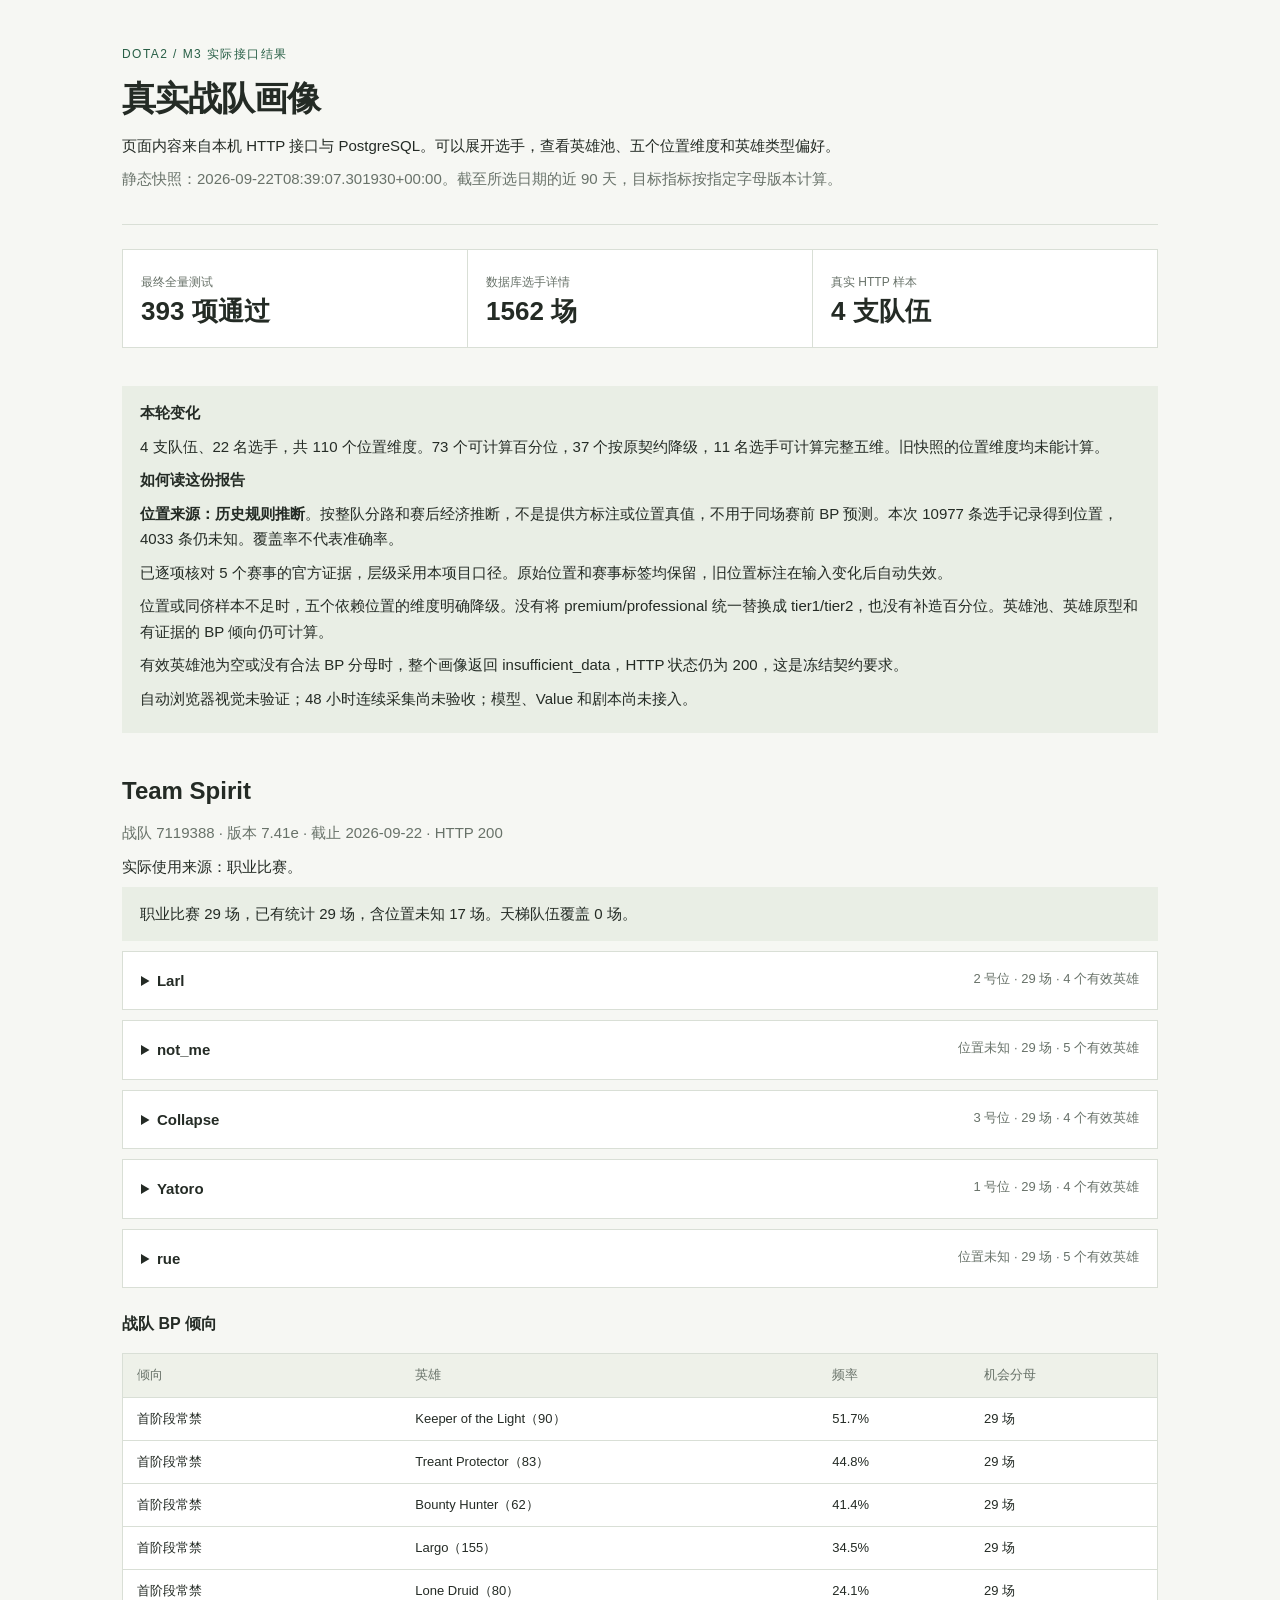
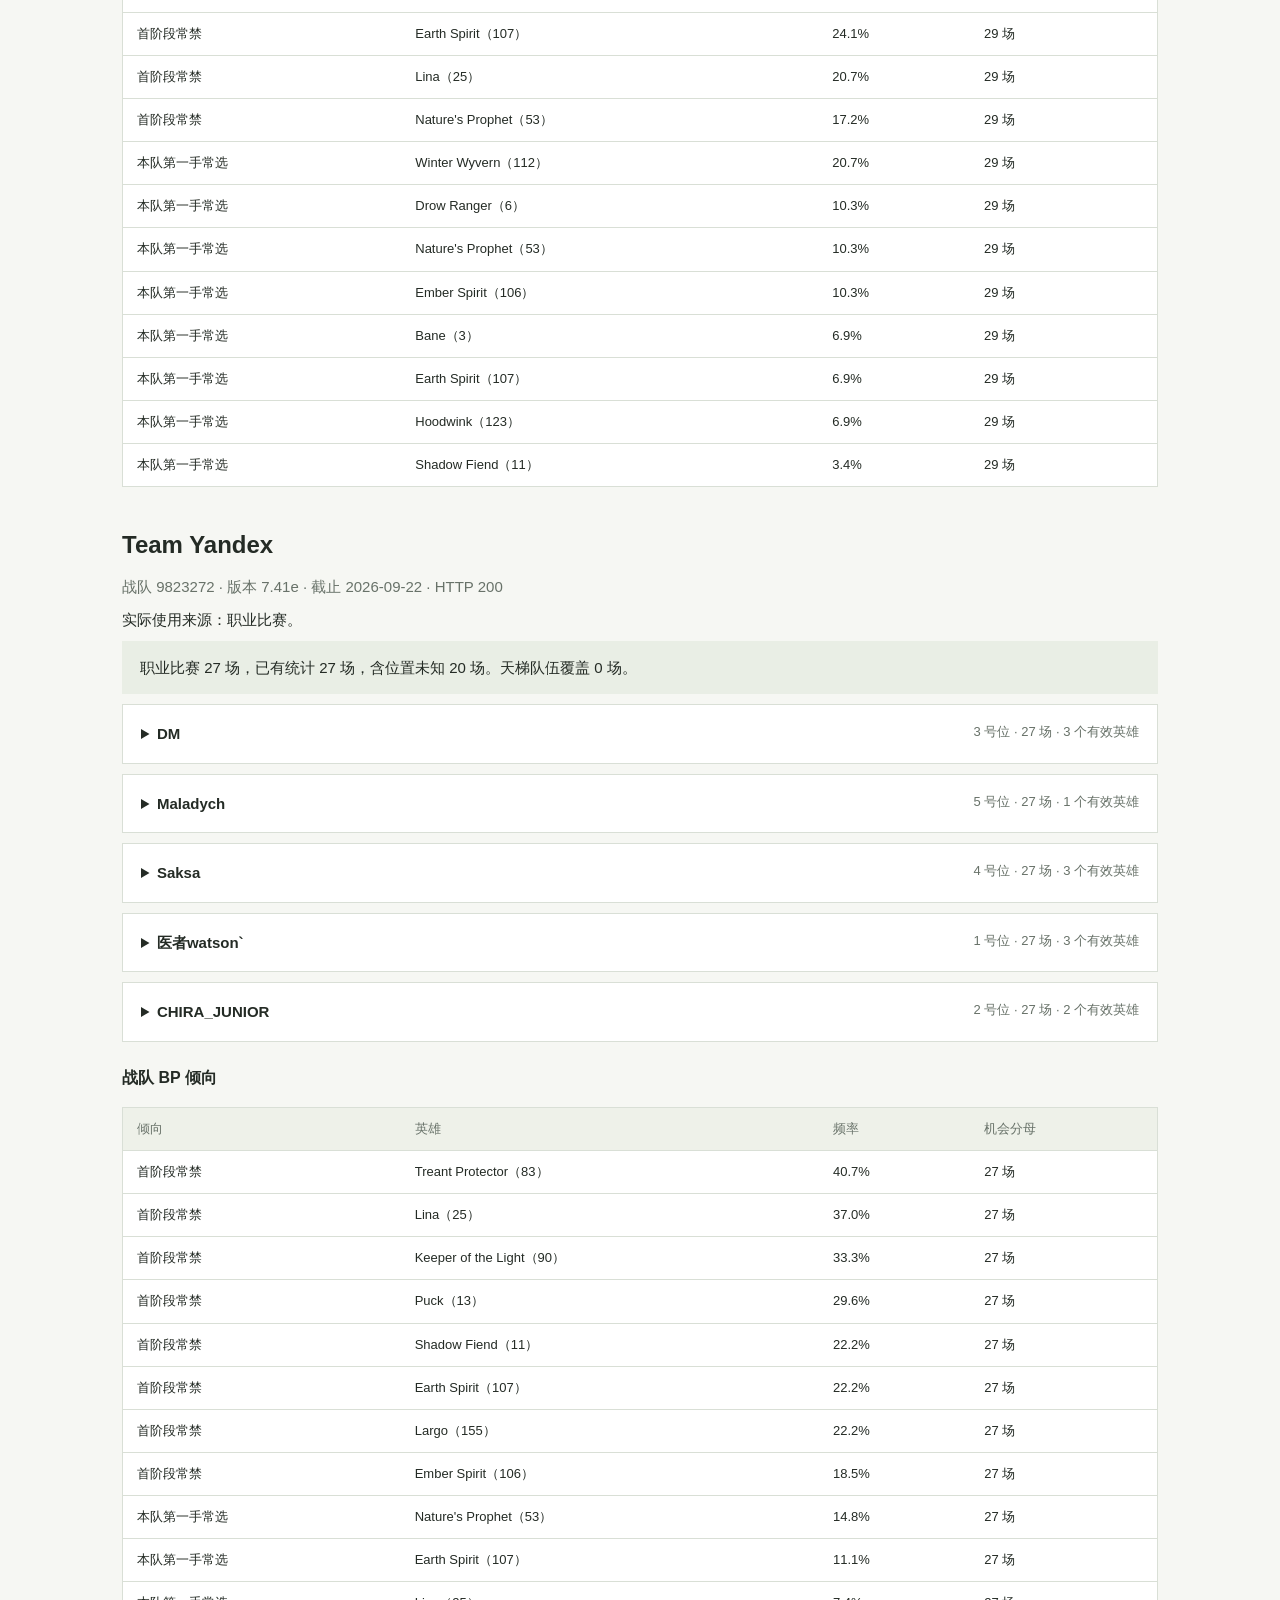
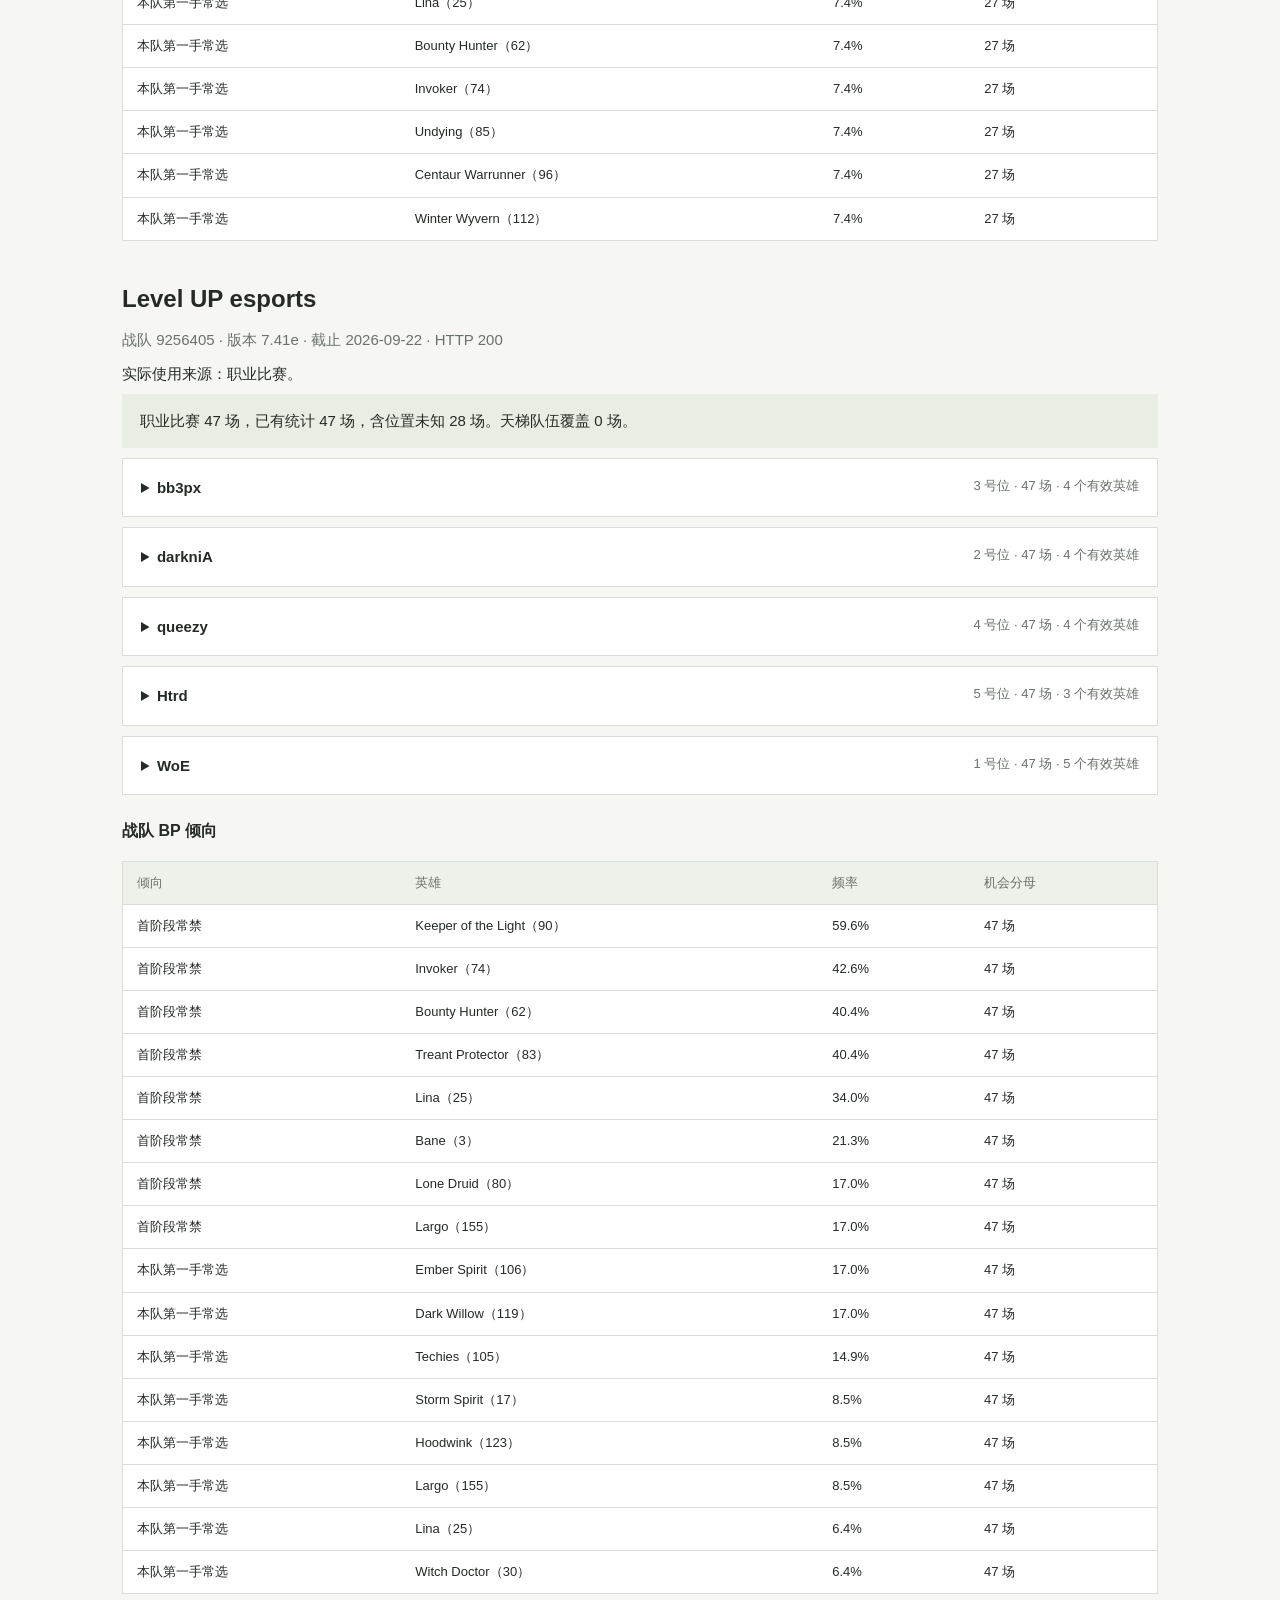
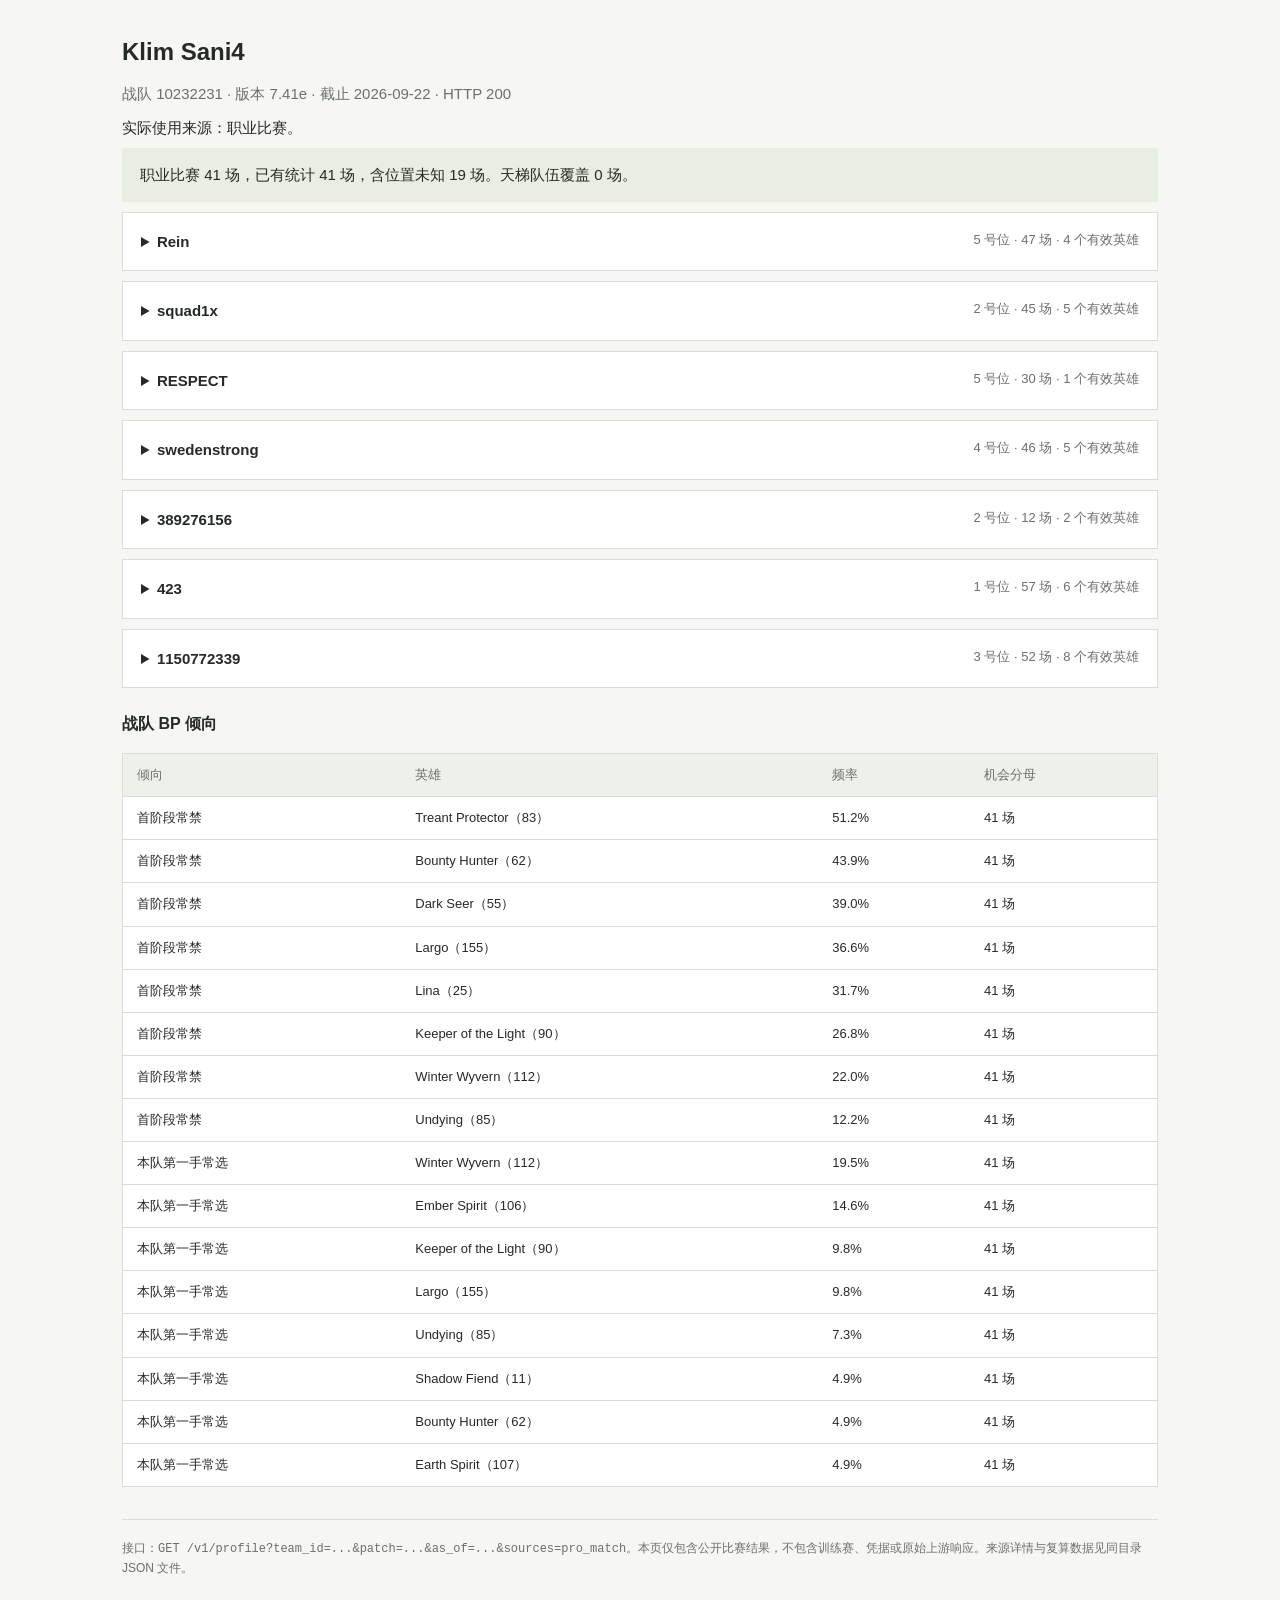
<file: docs/reviews/2026-09-22-m3-provenance.html>
<!doctype html><html lang="zh-CN"><head><meta charset="utf-8"><meta name="viewport" content="width=device-width,initial-scale=1"><title>真实战队画像验收</title><style>
:root{color-scheme:light;--ink:#242b25;--muted:#687269;--line:#d9dfd6;--green:#285f46}*{box-sizing:border-box}body{margin:0;background:#f6f7f3;color:var(--ink);font:15px/1.7 -apple-system,BlinkMacSystemFont,"PingFang SC","Microsoft YaHei",sans-serif}main{max-width:1100px;margin:auto;padding:44px 32px 72px}header{border-bottom:1px solid var(--line);padding-bottom:24px}h1{font-size:34px;line-height:1.3;letter-spacing:-.03em;margin:12px 0}h2{font-size:24px;margin:0 0 6px}h3{font-size:16px;margin:22px 0 10px}p{margin:8px 0}.eyebrow,small{font-size:12px}.eyebrow{color:var(--green);letter-spacing:.12em}.muted,small{color:var(--muted)}section{margin-top:38px}.summary{display:grid;grid-template-columns:repeat(3,1fr);gap:1px;background:var(--line);border:1px solid var(--line);margin-top:24px}.summary div{background:white;padding:18px}.summary strong{display:block;font-size:26px;line-height:1.4}.notice,.coverage{background:#e9eee5;padding:14px 18px}.player{background:white;border:1px solid var(--line);margin-top:10px}summary{padding:16px 18px;cursor:pointer}summary span{float:right;color:var(--muted);font-size:13px}.player-body{padding:0 20px 22px}.table-wrap{overflow:auto;background:white;border:1px solid var(--line);margin-top:16px}table{border-collapse:collapse;width:100%;font-size:13px;text-align:left}th,td{padding:10px 14px;border-bottom:1px solid var(--line);vertical-align:top}th{font-weight:500;background:#eef1e9;color:var(--muted);white-space:nowrap}tbody tr:last-child td{border-bottom:0}.archetypes{display:grid;grid-template-columns:1fr 1fr;gap:8px 30px;margin:12px 0}.archetype{display:grid;grid-template-columns:45px 1fr 60px;gap:12px;align-items:center;font-size:13px}meter{width:100%;height:11px}.archetype b{font-weight:500;text-align:right}footer{margin-top:32px;padding-top:18px;border-top:1px solid var(--line);color:var(--muted);font-size:12px}code{font:12px ui-monospace,monospace;overflow-wrap:anywhere}@media(max-width:700px){main{padding:26px 18px 40px}h1{font-size:27px}.summary{grid-template-columns:1fr}summary span{display:block;float:none;margin-top:5px}.archetypes{grid-template-columns:1fr}.player-body{padding:0 14px 16px}}
</style></head><body><main><header><div class="eyebrow">DOTA2 / M3 实际接口结果</div><h1>真实战队画像</h1><p>页面内容来自本机 HTTP 接口与 PostgreSQL。可以展开选手，查看英雄池、五个位置维度和英雄类型偏好。</p><p class="muted">静态快照：2026-09-22T08:39:07.301930+00:00。截至所选日期的近 90 天，目标指标按指定字母版本计算。</p></header><div class="summary"><div><small>最终全量测试</small><strong>393 项通过</strong></div><div><small>数据库选手详情</small><strong>1562 场</strong></div><div><small>真实 HTTP 样本</small><strong>4 支队伍</strong></div></div>
<section class="notice"><b>本轮变化</b><p>4 支队伍、22 名选手，共 110 个位置维度。73 个可计算百分位，37 个按原契约降级，11 名选手可计算完整五维。旧快照的位置维度均未能计算。</p><b>如何读这份报告</b><p><b>位置来源：历史规则推断</b>。按整队分路和赛后经济推断，不是提供方标注或位置真值，不用于同场赛前 BP 预测。本次 10977 条选手记录得到位置，4033 条仍未知。覆盖率不代表准确率。</p><p>已逐项核对 5 个赛事的官方证据，层级采用本项目口径。原始位置和赛事标签均保留，旧位置标注在输入变化后自动失效。</p><p>位置或同侪样本不足时，五个依赖位置的维度明确降级。没有将 premium/professional 统一替换成 tier1/tier2，也没有补造百分位。英雄池、英雄原型和有证据的 BP 倾向仍可计算。</p><p>有效英雄池为空或没有合法 BP 分母时，整个画像返回 insufficient_data，HTTP 状态仍为 200，这是冻结契约要求。</p><p>自动浏览器视觉未验证；48 小时连续采集尚未验收；模型、Value 和剧本尚未接入。</p></section><section><h2>Team Spirit</h2><p class="muted">战队 7119388 · 版本 7.41e · 截止 2026-09-22 · HTTP 200</p><p>实际使用来源：职业比赛。</p><p class="coverage">职业比赛 29 场，已有统计 29 场，含位置未知 17 场。天梯队伍覆盖 0 场。</p><details class="player"><summary><b>Larl</b><span>2 号位 · 29 场 · 4 个有效英雄</span></summary>
<div class="player-body"><p><b>签名英雄</b>：Pangolier（120）：5 场，胜率 100%，出场占比 17%</p><p><b>熟练英雄</b>：Ember Spirit（106）：4 场，胜率 50%，出场占比 14%；Lina（25）：3 场，胜率 67%，出场占比 10%；Earth Spirit（107）：3 场，胜率 100%，出场占比 10%</p><p>有效英雄被放出时的选择率：<b>51.7%</b></p><small>只统计有合法完整 BP 的可观测场次，不能将此数值解读为所有比赛的出场率。</small><div class="table-wrap"><table><thead><tr><th>维度</th><th>结果</th><th>样本说明</th></tr></thead><tbody><tr><td>英雄池</td><td>样本或位置不足</td><td class="muted">没有填入估算值</td></tr><tr><td>对线与发育</td><td>第 47 百分位</td><td class="muted">534 条有效同侪记录</td></tr><tr><td>战斗</td><td>第 46 百分位</td><td class="muted">534 条有效同侪记录</td></tr><tr><td>地图与视野</td><td>样本或位置不足</td><td class="muted">没有填入估算值</td></tr><tr><td>节奏与稳定性</td><td>样本或位置不足</td><td class="muted">没有填入估算值</td></tr></tbody></table></div><h3>英雄类型偏好</h3><div class="archetypes"><div class="archetype"><span>先手</span><meter min="0" max="1" value="0.225806" aria-label="先手"></meter><b>22.6%</b></div><div class="archetype"><span>反手</span><meter min="0" max="1" value="0.043011" aria-label="反手"></meter><b>4.3%</b></div><div class="archetype"><span>推进</span><meter min="0" max="1" value="0.053763" aria-label="推进"></meter><b>5.4%</b></div><div class="archetype"><span>团战</span><meter min="0" max="1" value="0.301075" aria-label="团战"></meter><b>30.1%</b></div><div class="archetype"><span>抓单</span><meter min="0" max="1" value="0.215054" aria-label="抓单"></meter><b>21.5%</b></div><div class="archetype"><span>分推</span><meter min="0" max="1" value="0.161290" aria-label="分推"></meter><b>16.1%</b></div></div><small>六项按实际英雄出场加权，归一化后合计 100%。此分布不依赖位置。</small></div></details><details class="player"><summary><b>not_me</b><span>位置未知 · 29 场 · 5 个有效英雄</span></summary>
<div class="player-body"><p><b>签名英雄</b>：Dark Willow（119）：6 场，胜率 83%，出场占比 21%</p><p><b>熟练英雄</b>：Windranger（21）：4 场，胜率 75%，出场占比 14%；Clockwerk（51）：4 场，胜率 75%，出场占比 14%；Rubick（86）：4 场，胜率 75%，出场占比 14%；Mirana（9）：3 场，胜率 67%，出场占比 10%</p><p>有效英雄被放出时的选择率：<b>72.4%</b></p><small>只统计有合法完整 BP 的可观测场次，不能将此数值解读为所有比赛的出场率。</small><div class="table-wrap"><table><thead><tr><th>维度</th><th>结果</th><th>样本说明</th></tr></thead><tbody><tr><td>英雄池</td><td>样本或位置不足</td><td class="muted">没有填入估算值</td></tr><tr><td>对线与发育</td><td>样本或位置不足</td><td class="muted">没有填入估算值</td></tr><tr><td>战斗</td><td>样本或位置不足</td><td class="muted">没有填入估算值</td></tr><tr><td>地图与视野</td><td>样本或位置不足</td><td class="muted">没有填入估算值</td></tr><tr><td>节奏与稳定性</td><td>样本或位置不足</td><td class="muted">没有填入估算值</td></tr></tbody></table></div><h3>英雄类型偏好</h3><div class="archetypes"><div class="archetype"><span>先手</span><meter min="0" max="1" value="0.070588" aria-label="先手"></meter><b>7.1%</b></div><div class="archetype"><span>反手</span><meter min="0" max="1" value="0.294118" aria-label="反手"></meter><b>29.4%</b></div><div class="archetype"><span>推进</span><meter min="0" max="1" value="0.000000" aria-label="推进"></meter><b>0.0%</b></div><div class="archetype"><span>团战</span><meter min="0" max="1" value="0.341176" aria-label="团战"></meter><b>34.1%</b></div><div class="archetype"><span>抓单</span><meter min="0" max="1" value="0.211765" aria-label="抓单"></meter><b>21.2%</b></div><div class="archetype"><span>分推</span><meter min="0" max="1" value="0.082353" aria-label="分推"></meter><b>8.2%</b></div></div><small>六项按实际英雄出场加权，归一化后合计 100%。此分布不依赖位置。</small></div></details><details class="player"><summary><b>Collapse</b><span>3 号位 · 29 场 · 4 个有效英雄</span></summary>
<div class="player-body"><p><b>签名英雄</b>：Underlord（108）：6 场，胜率 83%，出场占比 21%；Centaur Warrunner（96）：5 场，胜率 80%，出场占比 17%</p><p><b>熟练英雄</b>：Dark Seer（55）：3 场，胜率 67%，出场占比 10%；Undying（85）：3 场，胜率 67%，出场占比 10%</p><p>有效英雄被放出时的选择率：<b>58.6%</b></p><small>只统计有合法完整 BP 的可观测场次，不能将此数值解读为所有比赛的出场率。</small><div class="table-wrap"><table><thead><tr><th>维度</th><th>结果</th><th>样本说明</th></tr></thead><tbody><tr><td>英雄池</td><td>样本或位置不足</td><td class="muted">没有填入估算值</td></tr><tr><td>对线与发育</td><td>第 58 百分位</td><td class="muted">532 条有效同侪记录</td></tr><tr><td>战斗</td><td>第 48 百分位</td><td class="muted">532 条有效同侪记录</td></tr><tr><td>地图与视野</td><td>样本或位置不足</td><td class="muted">没有填入估算值</td></tr><tr><td>节奏与稳定性</td><td>样本或位置不足</td><td class="muted">没有填入估算值</td></tr></tbody></table></div><h3>英雄类型偏好</h3><div class="archetypes"><div class="archetype"><span>先手</span><meter min="0" max="1" value="0.257143" aria-label="先手"></meter><b>25.7%</b></div><div class="archetype"><span>反手</span><meter min="0" max="1" value="0.142857" aria-label="反手"></meter><b>14.3%</b></div><div class="archetype"><span>推进</span><meter min="0" max="1" value="0.014286" aria-label="推进"></meter><b>1.4%</b></div><div class="archetype"><span>团战</span><meter min="0" max="1" value="0.414286" aria-label="团战"></meter><b>41.4%</b></div><div class="archetype"><span>抓单</span><meter min="0" max="1" value="0.157143" aria-label="抓单"></meter><b>15.7%</b></div><div class="archetype"><span>分推</span><meter min="0" max="1" value="0.014286" aria-label="分推"></meter><b>1.4%</b></div></div><small>六项按实际英雄出场加权，归一化后合计 100%。此分布不依赖位置。</small></div></details><details class="player"><summary><b>Yatoro</b><span>1 号位 · 29 场 · 4 个有效英雄</span></summary>
<div class="player-body"><p><b>签名英雄</b>：Terrorblade（109）：5 场，胜率 80%，出场占比 17%</p><p><b>熟练英雄</b>：Shadow Fiend（11）：4 场，胜率 75%，出场占比 14%；Nature&#x27;s Prophet（53）：4 场，胜率 75%，出场占比 14%；Lone Druid（80）：3 场，胜率 67%，出场占比 10%</p><p>有效英雄被放出时的选择率：<b>55.2%</b></p><small>只统计有合法完整 BP 的可观测场次，不能将此数值解读为所有比赛的出场率。</small><div class="table-wrap"><table><thead><tr><th>维度</th><th>结果</th><th>样本说明</th></tr></thead><tbody><tr><td>英雄池</td><td>样本或位置不足</td><td class="muted">没有填入估算值</td></tr><tr><td>对线与发育</td><td>第 77 百分位</td><td class="muted">534 条有效同侪记录</td></tr><tr><td>战斗</td><td>第 70 百分位</td><td class="muted">534 条有效同侪记录</td></tr><tr><td>地图与视野</td><td>样本或位置不足</td><td class="muted">没有填入估算值</td></tr><tr><td>节奏与稳定性</td><td>样本或位置不足</td><td class="muted">没有填入估算值</td></tr></tbody></table></div><h3>英雄类型偏好</h3><div class="archetypes"><div class="archetype"><span>先手</span><meter min="0" max="1" value="0.033898" aria-label="先手"></meter><b>3.4%</b></div><div class="archetype"><span>反手</span><meter min="0" max="1" value="0.000000" aria-label="反手"></meter><b>0.0%</b></div><div class="archetype"><span>推进</span><meter min="0" max="1" value="0.338983" aria-label="推进"></meter><b>33.9%</b></div><div class="archetype"><span>团战</span><meter min="0" max="1" value="0.474576" aria-label="团战"></meter><b>47.5%</b></div><div class="archetype"><span>抓单</span><meter min="0" max="1" value="0.084746" aria-label="抓单"></meter><b>8.5%</b></div><div class="archetype"><span>分推</span><meter min="0" max="1" value="0.067797" aria-label="分推"></meter><b>6.8%</b></div></div><small>六项按实际英雄出场加权，归一化后合计 100%。此分布不依赖位置。</small></div></details><details class="player"><summary><b>rue</b><span>位置未知 · 29 场 · 5 个有效英雄</span></summary>
<div class="player-body"><p><b>签名英雄</b>：暂无达到阈值的英雄</p><p><b>熟练英雄</b>：Winter Wyvern（112）：7 场，胜率 57%，出场占比 24%；Clockwerk（51）：4 场，胜率 50%，出场占比 14%；Undying（85）：3 场，胜率 67%，出场占比 10%；Tusk（100）：3 场，胜率 100%，出场占比 10%；Hoodwink（123）：3 场，胜率 67%，出场占比 10%</p><p>有效英雄被放出时的选择率：<b>69.0%</b></p><small>只统计有合法完整 BP 的可观测场次，不能将此数值解读为所有比赛的出场率。</small><div class="table-wrap"><table><thead><tr><th>维度</th><th>结果</th><th>样本说明</th></tr></thead><tbody><tr><td>英雄池</td><td>样本或位置不足</td><td class="muted">没有填入估算值</td></tr><tr><td>对线与发育</td><td>样本或位置不足</td><td class="muted">没有填入估算值</td></tr><tr><td>战斗</td><td>样本或位置不足</td><td class="muted">没有填入估算值</td></tr><tr><td>地图与视野</td><td>样本或位置不足</td><td class="muted">没有填入估算值</td></tr><tr><td>节奏与稳定性</td><td>样本或位置不足</td><td class="muted">没有填入估算值</td></tr></tbody></table></div><h3>英雄类型偏好</h3><div class="archetypes"><div class="archetype"><span>先手</span><meter min="0" max="1" value="0.136364" aria-label="先手"></meter><b>13.6%</b></div><div class="archetype"><span>反手</span><meter min="0" max="1" value="0.318182" aria-label="反手"></meter><b>31.8%</b></div><div class="archetype"><span>推进</span><meter min="0" max="1" value="0.030303" aria-label="推进"></meter><b>3.0%</b></div><div class="archetype"><span>团战</span><meter min="0" max="1" value="0.439394" aria-label="团战"></meter><b>43.9%</b></div><div class="archetype"><span>抓单</span><meter min="0" max="1" value="0.075758" aria-label="抓单"></meter><b>7.6%</b></div><div class="archetype"><span>分推</span><meter min="0" max="1" value="0.000000" aria-label="分推"></meter><b>0.0%</b></div></div><small>六项按实际英雄出场加权，归一化后合计 100%。此分布不依赖位置。</small></div></details><h3>战队 BP 倾向</h3><div class="table-wrap"><table><thead><tr><th>倾向</th><th>英雄</th><th>频率</th><th>机会分母</th></tr></thead><tbody><tr><td>首阶段常禁</td><td>Keeper of the Light（90）</td><td>51.7%</td><td>29 场</td></tr><tr><td>首阶段常禁</td><td>Treant Protector（83）</td><td>44.8%</td><td>29 场</td></tr><tr><td>首阶段常禁</td><td>Bounty Hunter（62）</td><td>41.4%</td><td>29 场</td></tr><tr><td>首阶段常禁</td><td>Largo（155）</td><td>34.5%</td><td>29 场</td></tr><tr><td>首阶段常禁</td><td>Lone Druid（80）</td><td>24.1%</td><td>29 场</td></tr><tr><td>首阶段常禁</td><td>Earth Spirit（107）</td><td>24.1%</td><td>29 场</td></tr><tr><td>首阶段常禁</td><td>Lina（25）</td><td>20.7%</td><td>29 场</td></tr><tr><td>首阶段常禁</td><td>Nature&#x27;s Prophet（53）</td><td>17.2%</td><td>29 场</td></tr><tr><td>本队第一手常选</td><td>Winter Wyvern（112）</td><td>20.7%</td><td>29 场</td></tr><tr><td>本队第一手常选</td><td>Drow Ranger（6）</td><td>10.3%</td><td>29 场</td></tr><tr><td>本队第一手常选</td><td>Nature&#x27;s Prophet（53）</td><td>10.3%</td><td>29 场</td></tr><tr><td>本队第一手常选</td><td>Ember Spirit（106）</td><td>10.3%</td><td>29 场</td></tr><tr><td>本队第一手常选</td><td>Bane（3）</td><td>6.9%</td><td>29 场</td></tr><tr><td>本队第一手常选</td><td>Earth Spirit（107）</td><td>6.9%</td><td>29 场</td></tr><tr><td>本队第一手常选</td><td>Hoodwink（123）</td><td>6.9%</td><td>29 场</td></tr><tr><td>本队第一手常选</td><td>Shadow Fiend（11）</td><td>3.4%</td><td>29 场</td></tr></tbody></table></div></section><section><h2>Team Yandex</h2><p class="muted">战队 9823272 · 版本 7.41e · 截止 2026-09-22 · HTTP 200</p><p>实际使用来源：职业比赛。</p><p class="coverage">职业比赛 27 场，已有统计 27 场，含位置未知 20 场。天梯队伍覆盖 0 场。</p><details class="player"><summary><b>DM</b><span>3 号位 · 27 场 · 3 个有效英雄</span></summary>
<div class="player-body"><p><b>签名英雄</b>：暂无达到阈值的英雄</p><p><b>熟练英雄</b>：Doom（69）：7 场，胜率 57%，出场占比 26%；Tidehunter（29）：3 场，胜率 67%，出场占比 11%；Dark Seer（55）：3 场，胜率 67%，出场占比 11%</p><p>有效英雄被放出时的选择率：<b>48.1%</b></p><small>只统计有合法完整 BP 的可观测场次，不能将此数值解读为所有比赛的出场率。</small><div class="table-wrap"><table><thead><tr><th>维度</th><th>结果</th><th>样本说明</th></tr></thead><tbody><tr><td>英雄池</td><td>样本或位置不足</td><td class="muted">没有填入估算值</td></tr><tr><td>对线与发育</td><td>第 51 百分位</td><td class="muted">532 条有效同侪记录</td></tr><tr><td>战斗</td><td>第 54 百分位</td><td class="muted">532 条有效同侪记录</td></tr><tr><td>地图与视野</td><td>样本或位置不足</td><td class="muted">没有填入估算值</td></tr><tr><td>节奏与稳定性</td><td>样本或位置不足</td><td class="muted">没有填入估算值</td></tr></tbody></table></div><h3>英雄类型偏好</h3><div class="archetypes"><div class="archetype"><span>先手</span><meter min="0" max="1" value="0.322034" aria-label="先手"></meter><b>32.2%</b></div><div class="archetype"><span>反手</span><meter min="0" max="1" value="0.067797" aria-label="反手"></meter><b>6.8%</b></div><div class="archetype"><span>推进</span><meter min="0" max="1" value="0.000000" aria-label="推进"></meter><b>0.0%</b></div><div class="archetype"><span>团战</span><meter min="0" max="1" value="0.457627" aria-label="团战"></meter><b>45.8%</b></div><div class="archetype"><span>抓单</span><meter min="0" max="1" value="0.152542" aria-label="抓单"></meter><b>15.3%</b></div><div class="archetype"><span>分推</span><meter min="0" max="1" value="0.000000" aria-label="分推"></meter><b>0.0%</b></div></div><small>六项按实际英雄出场加权，归一化后合计 100%。此分布不依赖位置。</small></div></details><details class="player"><summary><b>Maladych</b><span>5 号位 · 27 场 · 1 个有效英雄</span></summary>
<div class="player-body"><p><b>签名英雄</b>：Winter Wyvern（112）：6 场，胜率 83%，出场占比 22%</p><p><b>熟练英雄</b>：暂无达到阈值的英雄</p><p>有效英雄被放出时的选择率：<b>25.0%</b></p><small>只统计有合法完整 BP 的可观测场次，不能将此数值解读为所有比赛的出场率。</small><div class="table-wrap"><table><thead><tr><th>维度</th><th>结果</th><th>样本说明</th></tr></thead><tbody><tr><td>英雄池</td><td>样本或位置不足</td><td class="muted">没有填入估算值</td></tr><tr><td>对线与发育</td><td>第 64 百分位</td><td class="muted">292 条有效同侪记录</td></tr><tr><td>战斗</td><td>第 65 百分位</td><td class="muted">292 条有效同侪记录</td></tr><tr><td>地图与视野</td><td>样本或位置不足</td><td class="muted">没有填入估算值</td></tr><tr><td>节奏与稳定性</td><td>样本或位置不足</td><td class="muted">没有填入估算值</td></tr></tbody></table></div><h3>英雄类型偏好</h3><div class="archetypes"><div class="archetype"><span>先手</span><meter min="0" max="1" value="0.079365" aria-label="先手"></meter><b>7.9%</b></div><div class="archetype"><span>反手</span><meter min="0" max="1" value="0.365079" aria-label="反手"></meter><b>36.5%</b></div><div class="archetype"><span>推进</span><meter min="0" max="1" value="0.031746" aria-label="推进"></meter><b>3.2%</b></div><div class="archetype"><span>团战</span><meter min="0" max="1" value="0.428571" aria-label="团战"></meter><b>42.9%</b></div><div class="archetype"><span>抓单</span><meter min="0" max="1" value="0.063492" aria-label="抓单"></meter><b>6.3%</b></div><div class="archetype"><span>分推</span><meter min="0" max="1" value="0.031746" aria-label="分推"></meter><b>3.2%</b></div></div><small>六项按实际英雄出场加权，归一化后合计 100%。此分布不依赖位置。</small></div></details><details class="player"><summary><b>Saksa</b><span>4 号位 · 27 场 · 3 个有效英雄</span></summary>
<div class="player-body"><p><b>签名英雄</b>：Bounty Hunter（62）：5 场，胜率 100%，出场占比 19%</p><p><b>熟练英雄</b>：Nature&#x27;s Prophet（53）：3 场，胜率 67%，出场占比 11%；Rubick（86）：3 场，胜率 67%，出场占比 11%</p><p>有效英雄被放出时的选择率：<b>42.3%</b></p><small>只统计有合法完整 BP 的可观测场次，不能将此数值解读为所有比赛的出场率。</small><div class="table-wrap"><table><thead><tr><th>维度</th><th>结果</th><th>样本说明</th></tr></thead><tbody><tr><td>英雄池</td><td>样本或位置不足</td><td class="muted">没有填入估算值</td></tr><tr><td>对线与发育</td><td>第 48 百分位</td><td class="muted">292 条有效同侪记录</td></tr><tr><td>战斗</td><td>第 55 百分位</td><td class="muted">292 条有效同侪记录</td></tr><tr><td>地图与视野</td><td>样本或位置不足</td><td class="muted">没有填入估算值</td></tr><tr><td>节奏与稳定性</td><td>样本或位置不足</td><td class="muted">没有填入估算值</td></tr></tbody></table></div><h3>英雄类型偏好</h3><div class="archetypes"><div class="archetype"><span>先手</span><meter min="0" max="1" value="0.042254" aria-label="先手"></meter><b>4.2%</b></div><div class="archetype"><span>反手</span><meter min="0" max="1" value="0.267606" aria-label="反手"></meter><b>26.8%</b></div><div class="archetype"><span>推进</span><meter min="0" max="1" value="0.056338" aria-label="推进"></meter><b>5.6%</b></div><div class="archetype"><span>团战</span><meter min="0" max="1" value="0.309859" aria-label="团战"></meter><b>31.0%</b></div><div class="archetype"><span>抓单</span><meter min="0" max="1" value="0.253521" aria-label="抓单"></meter><b>25.4%</b></div><div class="archetype"><span>分推</span><meter min="0" max="1" value="0.070423" aria-label="分推"></meter><b>7.0%</b></div></div><small>六项按实际英雄出场加权，归一化后合计 100%。此分布不依赖位置。</small></div></details><details class="player"><summary><b>医者watson`</b><span>1 号位 · 27 场 · 3 个有效英雄</span></summary>
<div class="player-body"><p><b>签名英雄</b>：Kez（145）：5 场，胜率 60%，出场占比 19%</p><p><b>熟练英雄</b>：Shadow Fiend（11）：3 场，胜率 67%，出场占比 11%；Lina（25）：3 场，胜率 67%，出场占比 11%</p><p>有效英雄被放出时的选择率：<b>40.7%</b></p><small>只统计有合法完整 BP 的可观测场次，不能将此数值解读为所有比赛的出场率。</small><div class="table-wrap"><table><thead><tr><th>维度</th><th>结果</th><th>样本说明</th></tr></thead><tbody><tr><td>英雄池</td><td>样本或位置不足</td><td class="muted">没有填入估算值</td></tr><tr><td>对线与发育</td><td>第 58 百分位</td><td class="muted">534 条有效同侪记录</td></tr><tr><td>战斗</td><td>第 60 百分位</td><td class="muted">534 条有效同侪记录</td></tr><tr><td>地图与视野</td><td>样本或位置不足</td><td class="muted">没有填入估算值</td></tr><tr><td>节奏与稳定性</td><td>样本或位置不足</td><td class="muted">没有填入估算值</td></tr></tbody></table></div><h3>英雄类型偏好</h3><div class="archetypes"><div class="archetype"><span>先手</span><meter min="0" max="1" value="0.035088" aria-label="先手"></meter><b>3.5%</b></div><div class="archetype"><span>反手</span><meter min="0" max="1" value="0.105263" aria-label="反手"></meter><b>10.5%</b></div><div class="archetype"><span>推进</span><meter min="0" max="1" value="0.210526" aria-label="推进"></meter><b>21.1%</b></div><div class="archetype"><span>团战</span><meter min="0" max="1" value="0.438596" aria-label="团战"></meter><b>43.9%</b></div><div class="archetype"><span>抓单</span><meter min="0" max="1" value="0.105263" aria-label="抓单"></meter><b>10.5%</b></div><div class="archetype"><span>分推</span><meter min="0" max="1" value="0.105263" aria-label="分推"></meter><b>10.5%</b></div></div><small>六项按实际英雄出场加权，归一化后合计 100%。此分布不依赖位置。</small></div></details><details class="player"><summary><b>CHIRA_JUNIOR</b><span>2 号位 · 27 场 · 2 个有效英雄</span></summary>
<div class="player-body"><p><b>签名英雄</b>：Invoker（74）：5 场，胜率 60%，出场占比 19%；Snapfire（128）：5 场，胜率 60%，出场占比 19%</p><p><b>熟练英雄</b>：暂无达到阈值的英雄</p><p>有效英雄被放出时的选择率：<b>37.0%</b></p><small>只统计有合法完整 BP 的可观测场次，不能将此数值解读为所有比赛的出场率。</small><div class="table-wrap"><table><thead><tr><th>维度</th><th>结果</th><th>样本说明</th></tr></thead><tbody><tr><td>英雄池</td><td>样本或位置不足</td><td class="muted">没有填入估算值</td></tr><tr><td>对线与发育</td><td>第 39 百分位</td><td class="muted">534 条有效同侪记录</td></tr><tr><td>战斗</td><td>第 52 百分位</td><td class="muted">534 条有效同侪记录</td></tr><tr><td>地图与视野</td><td>样本或位置不足</td><td class="muted">没有填入估算值</td></tr><tr><td>节奏与稳定性</td><td>样本或位置不足</td><td class="muted">没有填入估算值</td></tr></tbody></table></div><h3>英雄类型偏好</h3><div class="archetypes"><div class="archetype"><span>先手</span><meter min="0" max="1" value="0.153846" aria-label="先手"></meter><b>15.4%</b></div><div class="archetype"><span>反手</span><meter min="0" max="1" value="0.089744" aria-label="反手"></meter><b>9.0%</b></div><div class="archetype"><span>推进</span><meter min="0" max="1" value="0.076923" aria-label="推进"></meter><b>7.7%</b></div><div class="archetype"><span>团战</span><meter min="0" max="1" value="0.333333" aria-label="团战"></meter><b>33.3%</b></div><div class="archetype"><span>抓单</span><meter min="0" max="1" value="0.282051" aria-label="抓单"></meter><b>28.2%</b></div><div class="archetype"><span>分推</span><meter min="0" max="1" value="0.064103" aria-label="分推"></meter><b>6.4%</b></div></div><small>六项按实际英雄出场加权，归一化后合计 100%。此分布不依赖位置。</small></div></details><h3>战队 BP 倾向</h3><div class="table-wrap"><table><thead><tr><th>倾向</th><th>英雄</th><th>频率</th><th>机会分母</th></tr></thead><tbody><tr><td>首阶段常禁</td><td>Treant Protector（83）</td><td>40.7%</td><td>27 场</td></tr><tr><td>首阶段常禁</td><td>Lina（25）</td><td>37.0%</td><td>27 场</td></tr><tr><td>首阶段常禁</td><td>Keeper of the Light（90）</td><td>33.3%</td><td>27 场</td></tr><tr><td>首阶段常禁</td><td>Puck（13）</td><td>29.6%</td><td>27 场</td></tr><tr><td>首阶段常禁</td><td>Shadow Fiend（11）</td><td>22.2%</td><td>27 场</td></tr><tr><td>首阶段常禁</td><td>Earth Spirit（107）</td><td>22.2%</td><td>27 场</td></tr><tr><td>首阶段常禁</td><td>Largo（155）</td><td>22.2%</td><td>27 场</td></tr><tr><td>首阶段常禁</td><td>Ember Spirit（106）</td><td>18.5%</td><td>27 场</td></tr><tr><td>本队第一手常选</td><td>Nature&#x27;s Prophet（53）</td><td>14.8%</td><td>27 场</td></tr><tr><td>本队第一手常选</td><td>Earth Spirit（107）</td><td>11.1%</td><td>27 场</td></tr><tr><td>本队第一手常选</td><td>Lina（25）</td><td>7.4%</td><td>27 场</td></tr><tr><td>本队第一手常选</td><td>Bounty Hunter（62）</td><td>7.4%</td><td>27 场</td></tr><tr><td>本队第一手常选</td><td>Invoker（74）</td><td>7.4%</td><td>27 场</td></tr><tr><td>本队第一手常选</td><td>Undying（85）</td><td>7.4%</td><td>27 场</td></tr><tr><td>本队第一手常选</td><td>Centaur Warrunner（96）</td><td>7.4%</td><td>27 场</td></tr><tr><td>本队第一手常选</td><td>Winter Wyvern（112）</td><td>7.4%</td><td>27 场</td></tr></tbody></table></div></section><section><h2>Level UP esports</h2><p class="muted">战队 9256405 · 版本 7.41e · 截止 2026-09-22 · HTTP 200</p><p>实际使用来源：职业比赛。</p><p class="coverage">职业比赛 47 场，已有统计 47 场，含位置未知 28 场。天梯队伍覆盖 0 场。</p><details class="player"><summary><b>bb3px</b><span>3 号位 · 47 场 · 4 个有效英雄</span></summary>
<div class="player-body"><p><b>签名英雄</b>：Tidehunter（29）：13 场，胜率 62%，出场占比 28%；Centaur Warrunner（96）：8 场，胜率 75%，出场占比 17%；Largo（155）：6 场，胜率 67%，出场占比 13%</p><p><b>熟练英雄</b>：Enigma（33）：6 场，胜率 50%，出场占比 13%</p><p>有效英雄被放出时的选择率：<b>70.2%</b></p><small>只统计有合法完整 BP 的可观测场次，不能将此数值解读为所有比赛的出场率。</small><div class="table-wrap"><table><thead><tr><th>维度</th><th>结果</th><th>样本说明</th></tr></thead><tbody><tr><td>英雄池</td><td>第 68 百分位</td><td class="muted">532 条有效同侪记录</td></tr><tr><td>对线与发育</td><td>第 47 百分位</td><td class="muted">532 条有效同侪记录</td></tr><tr><td>战斗</td><td>第 59 百分位</td><td class="muted">532 条有效同侪记录</td></tr><tr><td>地图与视野</td><td>第 61 百分位</td><td class="muted">532 条有效同侪记录</td></tr><tr><td>节奏与稳定性</td><td>第 47 百分位</td><td class="muted">532 条有效同侪记录</td></tr></tbody></table></div><h3>英雄类型偏好</h3><div class="archetypes"><div class="archetype"><span>先手</span><meter min="0" max="1" value="0.315315" aria-label="先手"></meter><b>31.5%</b></div><div class="archetype"><span>反手</span><meter min="0" max="1" value="0.072072" aria-label="反手"></meter><b>7.2%</b></div><div class="archetype"><span>推进</span><meter min="0" max="1" value="0.072072" aria-label="推进"></meter><b>7.2%</b></div><div class="archetype"><span>团战</span><meter min="0" max="1" value="0.423423" aria-label="团战"></meter><b>42.3%</b></div><div class="archetype"><span>抓单</span><meter min="0" max="1" value="0.108108" aria-label="抓单"></meter><b>10.8%</b></div><div class="archetype"><span>分推</span><meter min="0" max="1" value="0.009009" aria-label="分推"></meter><b>0.9%</b></div></div><small>六项按实际英雄出场加权，归一化后合计 100%。此分布不依赖位置。</small></div></details><details class="player"><summary><b>darkniA</b><span>2 号位 · 47 场 · 4 个有效英雄</span></summary>
<div class="player-body"><p><b>签名英雄</b>：Ember Spirit（106）：11 场，胜率 64%，出场占比 23%；Storm Spirit（17）：9 场，胜率 78%，出场占比 19%；Pangolier（120）：6 场，胜率 67%，出场占比 13%</p><p><b>熟练英雄</b>：Void Spirit（126）：11 场，胜率 55%，出场占比 23%</p><p>有效英雄被放出时的选择率：<b>78.7%</b></p><small>只统计有合法完整 BP 的可观测场次，不能将此数值解读为所有比赛的出场率。</small><div class="table-wrap"><table><thead><tr><th>维度</th><th>结果</th><th>样本说明</th></tr></thead><tbody><tr><td>英雄池</td><td>第 71 百分位</td><td class="muted">534 条有效同侪记录</td></tr><tr><td>对线与发育</td><td>第 50 百分位</td><td class="muted">534 条有效同侪记录</td></tr><tr><td>战斗</td><td>第 53 百分位</td><td class="muted">534 条有效同侪记录</td></tr><tr><td>地图与视野</td><td>第 54 百分位</td><td class="muted">534 条有效同侪记录</td></tr><tr><td>节奏与稳定性</td><td>第 53 百分位</td><td class="muted">534 条有效同侪记录</td></tr></tbody></table></div><h3>英雄类型偏好</h3><div class="archetypes"><div class="archetype"><span>先手</span><meter min="0" max="1" value="0.193939" aria-label="先手"></meter><b>19.4%</b></div><div class="archetype"><span>反手</span><meter min="0" max="1" value="0.006061" aria-label="反手"></meter><b>0.6%</b></div><div class="archetype"><span>推进</span><meter min="0" max="1" value="0.012121" aria-label="推进"></meter><b>1.2%</b></div><div class="archetype"><span>团战</span><meter min="0" max="1" value="0.284848" aria-label="团战"></meter><b>28.5%</b></div><div class="archetype"><span>抓单</span><meter min="0" max="1" value="0.266667" aria-label="抓单"></meter><b>26.7%</b></div><div class="archetype"><span>分推</span><meter min="0" max="1" value="0.236364" aria-label="分推"></meter><b>23.6%</b></div></div><small>六项按实际英雄出场加权，归一化后合计 100%。此分布不依赖位置。</small></div></details><details class="player"><summary><b>queezy</b><span>4 号位 · 47 场 · 4 个有效英雄</span></summary>
<div class="player-body"><p><b>签名英雄</b>：Windranger（21）：9 场，胜率 67%，出场占比 19%；Mirana（9）：5 场，胜率 80%，出场占比 11%</p><p><b>熟练英雄</b>：Hoodwink（123）：10 场，胜率 50%，出场占比 21%；Rubick（86）：3 场，胜率 67%，出场占比 6%</p><p>有效英雄被放出时的选择率：<b>57.4%</b></p><small>只统计有合法完整 BP 的可观测场次，不能将此数值解读为所有比赛的出场率。</small><div class="table-wrap"><table><thead><tr><th>维度</th><th>结果</th><th>样本说明</th></tr></thead><tbody><tr><td>英雄池</td><td>第 100 百分位</td><td class="muted">292 条有效同侪记录</td></tr><tr><td>对线与发育</td><td>第 44 百分位</td><td class="muted">292 条有效同侪记录</td></tr><tr><td>战斗</td><td>第 58 百分位</td><td class="muted">292 条有效同侪记录</td></tr><tr><td>地图与视野</td><td>第 43 百分位</td><td class="muted">292 条有效同侪记录</td></tr><tr><td>节奏与稳定性</td><td>第 46 百分位</td><td class="muted">292 条有效同侪记录</td></tr></tbody></table></div><h3>英雄类型偏好</h3><div class="archetypes"><div class="archetype"><span>先手</span><meter min="0" max="1" value="0.013333" aria-label="先手"></meter><b>1.3%</b></div><div class="archetype"><span>反手</span><meter min="0" max="1" value="0.313333" aria-label="反手"></meter><b>31.3%</b></div><div class="archetype"><span>推进</span><meter min="0" max="1" value="0.000000" aria-label="推进"></meter><b>0.0%</b></div><div class="archetype"><span>团战</span><meter min="0" max="1" value="0.313333" aria-label="团战"></meter><b>31.3%</b></div><div class="archetype"><span>抓单</span><meter min="0" max="1" value="0.266667" aria-label="抓单"></meter><b>26.7%</b></div><div class="archetype"><span>分推</span><meter min="0" max="1" value="0.093333" aria-label="分推"></meter><b>9.3%</b></div></div><small>六项按实际英雄出场加权，归一化后合计 100%。此分布不依赖位置。</small></div></details><details class="player"><summary><b>Htrd</b><span>5 号位 · 47 场 · 3 个有效英雄</span></summary>
<div class="player-body"><p><b>签名英雄</b>：Techies（105）：10 场，胜率 80%，出场占比 21%；Clockwerk（51）：8 场，胜率 75%，出场占比 17%</p><p><b>熟练英雄</b>：Dazzle（50）：4 场，胜率 50%，出场占比 9%</p><p>有效英雄被放出时的选择率：<b>46.8%</b></p><small>只统计有合法完整 BP 的可观测场次，不能将此数值解读为所有比赛的出场率。</small><div class="table-wrap"><table><thead><tr><th>维度</th><th>结果</th><th>样本说明</th></tr></thead><tbody><tr><td>英雄池</td><td>第 94 百分位</td><td class="muted">292 条有效同侪记录</td></tr><tr><td>对线与发育</td><td>第 66 百分位</td><td class="muted">292 条有效同侪记录</td></tr><tr><td>战斗</td><td>第 76 百分位</td><td class="muted">292 条有效同侪记录</td></tr><tr><td>地图与视野</td><td>第 61 百分位</td><td class="muted">292 条有效同侪记录</td></tr><tr><td>节奏与稳定性</td><td>第 44 百分位</td><td class="muted">292 条有效同侪记录</td></tr></tbody></table></div><h3>英雄类型偏好</h3><div class="archetypes"><div class="archetype"><span>先手</span><meter min="0" max="1" value="0.093023" aria-label="先手"></meter><b>9.3%</b></div><div class="archetype"><span>反手</span><meter min="0" max="1" value="0.337209" aria-label="反手"></meter><b>33.7%</b></div><div class="archetype"><span>推进</span><meter min="0" max="1" value="0.011628" aria-label="推进"></meter><b>1.2%</b></div><div class="archetype"><span>团战</span><meter min="0" max="1" value="0.534884" aria-label="团战"></meter><b>53.5%</b></div><div class="archetype"><span>抓单</span><meter min="0" max="1" value="0.011628" aria-label="抓单"></meter><b>1.2%</b></div><div class="archetype"><span>分推</span><meter min="0" max="1" value="0.011628" aria-label="分推"></meter><b>1.2%</b></div></div><small>六项按实际英雄出场加权，归一化后合计 100%。此分布不依赖位置。</small></div></details><details class="player"><summary><b>WoE</b><span>1 号位 · 47 场 · 5 个有效英雄</span></summary>
<div class="player-body"><p><b>签名英雄</b>：Sven（18）：7 场，胜率 71%，出场占比 15%；Luna（48）：7 场，胜率 71%，出场占比 15%；Lina（25）：5 场，胜率 60%，出场占比 11%；Alchemist（73）：5 场，胜率 60%，出场占比 11%</p><p><b>熟练英雄</b>：Morphling（10）：3 场，胜率 67%，出场占比 6%</p><p>有效英雄被放出时的选择率：<b>57.4%</b></p><small>只统计有合法完整 BP 的可观测场次，不能将此数值解读为所有比赛的出场率。</small><div class="table-wrap"><table><thead><tr><th>维度</th><th>结果</th><th>样本说明</th></tr></thead><tbody><tr><td>英雄池</td><td>第 80 百分位</td><td class="muted">534 条有效同侪记录</td></tr><tr><td>对线与发育</td><td>第 56 百分位</td><td class="muted">534 条有效同侪记录</td></tr><tr><td>战斗</td><td>第 52 百分位</td><td class="muted">534 条有效同侪记录</td></tr><tr><td>地图与视野</td><td>第 70 百分位</td><td class="muted">534 条有效同侪记录</td></tr><tr><td>节奏与稳定性</td><td>第 29 百分位</td><td class="muted">534 条有效同侪记录</td></tr></tbody></table></div><h3>英雄类型偏好</h3><div class="archetypes"><div class="archetype"><span>先手</span><meter min="0" max="1" value="0.160000" aria-label="先手"></meter><b>16.0%</b></div><div class="archetype"><span>反手</span><meter min="0" max="1" value="0.120000" aria-label="反手"></meter><b>12.0%</b></div><div class="archetype"><span>推进</span><meter min="0" max="1" value="0.140000" aria-label="推进"></meter><b>14.0%</b></div><div class="archetype"><span>团战</span><meter min="0" max="1" value="0.450000" aria-label="团战"></meter><b>45.0%</b></div><div class="archetype"><span>抓单</span><meter min="0" max="1" value="0.050000" aria-label="抓单"></meter><b>5.0%</b></div><div class="archetype"><span>分推</span><meter min="0" max="1" value="0.080000" aria-label="分推"></meter><b>8.0%</b></div></div><small>六项按实际英雄出场加权，归一化后合计 100%。此分布不依赖位置。</small></div></details><h3>战队 BP 倾向</h3><div class="table-wrap"><table><thead><tr><th>倾向</th><th>英雄</th><th>频率</th><th>机会分母</th></tr></thead><tbody><tr><td>首阶段常禁</td><td>Keeper of the Light（90）</td><td>59.6%</td><td>47 场</td></tr><tr><td>首阶段常禁</td><td>Invoker（74）</td><td>42.6%</td><td>47 场</td></tr><tr><td>首阶段常禁</td><td>Bounty Hunter（62）</td><td>40.4%</td><td>47 场</td></tr><tr><td>首阶段常禁</td><td>Treant Protector（83）</td><td>40.4%</td><td>47 场</td></tr><tr><td>首阶段常禁</td><td>Lina（25）</td><td>34.0%</td><td>47 场</td></tr><tr><td>首阶段常禁</td><td>Bane（3）</td><td>21.3%</td><td>47 场</td></tr><tr><td>首阶段常禁</td><td>Lone Druid（80）</td><td>17.0%</td><td>47 场</td></tr><tr><td>首阶段常禁</td><td>Largo（155）</td><td>17.0%</td><td>47 场</td></tr><tr><td>本队第一手常选</td><td>Ember Spirit（106）</td><td>17.0%</td><td>47 场</td></tr><tr><td>本队第一手常选</td><td>Dark Willow（119）</td><td>17.0%</td><td>47 场</td></tr><tr><td>本队第一手常选</td><td>Techies（105）</td><td>14.9%</td><td>47 场</td></tr><tr><td>本队第一手常选</td><td>Storm Spirit（17）</td><td>8.5%</td><td>47 场</td></tr><tr><td>本队第一手常选</td><td>Hoodwink（123）</td><td>8.5%</td><td>47 场</td></tr><tr><td>本队第一手常选</td><td>Largo（155）</td><td>8.5%</td><td>47 场</td></tr><tr><td>本队第一手常选</td><td>Lina（25）</td><td>6.4%</td><td>47 场</td></tr><tr><td>本队第一手常选</td><td>Witch Doctor（30）</td><td>6.4%</td><td>47 场</td></tr></tbody></table></div></section><section><h2>Klim Sani4</h2><p class="muted">战队 10232231 · 版本 7.41e · 截止 2026-09-22 · HTTP 200</p><p>实际使用来源：职业比赛。</p><p class="coverage">职业比赛 41 场，已有统计 41 场，含位置未知 19 场。天梯队伍覆盖 0 场。</p><details class="player"><summary><b>Rein</b><span>5 号位 · 47 场 · 4 个有效英雄</span></summary>
<div class="player-body"><p><b>签名英雄</b>：Winter Wyvern（112）：11 场，胜率 73%，出场占比 23%；Largo（155）：6 场，胜率 83%，出场占比 13%；Witch Doctor（30）：5 场，胜率 60%，出场占比 11%</p><p><b>熟练英雄</b>：Undying（85）：7 场，胜率 57%，出场占比 15%</p><p>有效英雄被放出时的选择率：<b>61.7%</b></p><small>只统计有合法完整 BP 的可观测场次，不能将此数值解读为所有比赛的出场率。</small><div class="table-wrap"><table><thead><tr><th>维度</th><th>结果</th><th>样本说明</th></tr></thead><tbody><tr><td>英雄池</td><td>第 100 百分位</td><td class="muted">292 条有效同侪记录</td></tr><tr><td>对线与发育</td><td>第 63 百分位</td><td class="muted">292 条有效同侪记录</td></tr><tr><td>战斗</td><td>第 74 百分位</td><td class="muted">292 条有效同侪记录</td></tr><tr><td>地图与视野</td><td>第 57 百分位</td><td class="muted">292 条有效同侪记录</td></tr><tr><td>节奏与稳定性</td><td>第 48 百分位</td><td class="muted">292 条有效同侪记录</td></tr></tbody></table></div><h3>英雄类型偏好</h3><div class="archetypes"><div class="archetype"><span>先手</span><meter min="0" max="1" value="0.040816" aria-label="先手"></meter><b>4.1%</b></div><div class="archetype"><span>反手</span><meter min="0" max="1" value="0.428571" aria-label="反手"></meter><b>42.9%</b></div><div class="archetype"><span>推进</span><meter min="0" max="1" value="0.030612" aria-label="推进"></meter><b>3.1%</b></div><div class="archetype"><span>团战</span><meter min="0" max="1" value="0.448980" aria-label="团战"></meter><b>44.9%</b></div><div class="archetype"><span>抓单</span><meter min="0" max="1" value="0.030612" aria-label="抓单"></meter><b>3.1%</b></div><div class="archetype"><span>分推</span><meter min="0" max="1" value="0.020408" aria-label="分推"></meter><b>2.0%</b></div></div><small>六项按实际英雄出场加权，归一化后合计 100%。此分布不依赖位置。</small></div></details><details class="player"><summary><b>squad1x</b><span>2 号位 · 45 场 · 5 个有效英雄</span></summary>
<div class="player-body"><p><b>签名英雄</b>：Ember Spirit（106）：13 场，胜率 77%，出场占比 29%；Earth Spirit（107）：6 场，胜率 83%，出场占比 13%；Storm Spirit（17）：5 场，胜率 80%，出场占比 11%；Pangolier（120）：5 场，胜率 80%，出场占比 11%</p><p><b>熟练英雄</b>：Sand King（16）：3 场，胜率 67%，出场占比 7%</p><p>有效英雄被放出时的选择率：<b>71.1%</b></p><small>只统计有合法完整 BP 的可观测场次，不能将此数值解读为所有比赛的出场率。</small><div class="table-wrap"><table><thead><tr><th>维度</th><th>结果</th><th>样本说明</th></tr></thead><tbody><tr><td>英雄池</td><td>第 90 百分位</td><td class="muted">534 条有效同侪记录</td></tr><tr><td>对线与发育</td><td>第 42 百分位</td><td class="muted">534 条有效同侪记录</td></tr><tr><td>战斗</td><td>第 66 百分位</td><td class="muted">534 条有效同侪记录</td></tr><tr><td>地图与视野</td><td>第 52 百分位</td><td class="muted">534 条有效同侪记录</td></tr><tr><td>节奏与稳定性</td><td>第 30 百分位</td><td class="muted">534 条有效同侪记录</td></tr></tbody></table></div><h3>英雄类型偏好</h3><div class="archetypes"><div class="archetype"><span>先手</span><meter min="0" max="1" value="0.242038" aria-label="先手"></meter><b>24.2%</b></div><div class="archetype"><span>反手</span><meter min="0" max="1" value="0.025478" aria-label="反手"></meter><b>2.5%</b></div><div class="archetype"><span>推进</span><meter min="0" max="1" value="0.025478" aria-label="推进"></meter><b>2.5%</b></div><div class="archetype"><span>团战</span><meter min="0" max="1" value="0.286624" aria-label="团战"></meter><b>28.7%</b></div><div class="archetype"><span>抓单</span><meter min="0" max="1" value="0.248408" aria-label="抓单"></meter><b>24.8%</b></div><div class="archetype"><span>分推</span><meter min="0" max="1" value="0.171975" aria-label="分推"></meter><b>17.2%</b></div></div><small>六项按实际英雄出场加权，归一化后合计 100%。此分布不依赖位置。</small></div></details><details class="player"><summary><b>RESPECT</b><span>5 号位 · 30 场 · 1 个有效英雄</span></summary>
<div class="player-body"><p><b>签名英雄</b>：暂无达到阈值的英雄</p><p><b>熟练英雄</b>：Winter Wyvern（112）：6 场，胜率 50%，出场占比 20%</p><p>有效英雄被放出时的选择率：<b>40.0%</b></p><small>只统计有合法完整 BP 的可观测场次，不能将此数值解读为所有比赛的出场率。</small><div class="table-wrap"><table><thead><tr><th>维度</th><th>结果</th><th>样本说明</th></tr></thead><tbody><tr><td>英雄池</td><td>第 62 百分位</td><td class="muted">292 条有效同侪记录</td></tr><tr><td>对线与发育</td><td>第 50 百分位</td><td class="muted">292 条有效同侪记录</td></tr><tr><td>战斗</td><td>第 72 百分位</td><td class="muted">292 条有效同侪记录</td></tr><tr><td>地图与视野</td><td>第 58 百分位</td><td class="muted">292 条有效同侪记录</td></tr><tr><td>节奏与稳定性</td><td>第 48 百分位</td><td class="muted">292 条有效同侪记录</td></tr></tbody></table></div><h3>英雄类型偏好</h3><div class="archetypes"><div class="archetype"><span>先手</span><meter min="0" max="1" value="0.013158" aria-label="先手"></meter><b>1.3%</b></div><div class="archetype"><span>反手</span><meter min="0" max="1" value="0.355263" aria-label="反手"></meter><b>35.5%</b></div><div class="archetype"><span>推进</span><meter min="0" max="1" value="0.013158" aria-label="推进"></meter><b>1.3%</b></div><div class="archetype"><span>团战</span><meter min="0" max="1" value="0.394737" aria-label="团战"></meter><b>39.5%</b></div><div class="archetype"><span>抓单</span><meter min="0" max="1" value="0.197368" aria-label="抓单"></meter><b>19.7%</b></div><div class="archetype"><span>分推</span><meter min="0" max="1" value="0.026316" aria-label="分推"></meter><b>2.6%</b></div></div><small>六项按实际英雄出场加权，归一化后合计 100%。此分布不依赖位置。</small></div></details><details class="player"><summary><b>swedenstrong</b><span>4 号位 · 46 场 · 5 个有效英雄</span></summary>
<div class="player-body"><p><b>签名英雄</b>：Windranger（21）：10 场，胜率 70%，出场占比 22%；Hoodwink（123）：9 场，胜率 78%，出场占比 20%；Rubick（86）：5 场，胜率 60%，出场占比 11%</p><p><b>熟练英雄</b>：Dark Willow（119）：8 场，胜率 50%，出场占比 17%；Keeper of the Light（90）：4 场，胜率 75%，出场占比 9%</p><p>有效英雄被放出时的选择率：<b>78.3%</b></p><small>只统计有合法完整 BP 的可观测场次，不能将此数值解读为所有比赛的出场率。</small><div class="table-wrap"><table><thead><tr><th>维度</th><th>结果</th><th>样本说明</th></tr></thead><tbody><tr><td>英雄池</td><td>第 100 百分位</td><td class="muted">292 条有效同侪记录</td></tr><tr><td>对线与发育</td><td>第 46 百分位</td><td class="muted">292 条有效同侪记录</td></tr><tr><td>战斗</td><td>第 63 百分位</td><td class="muted">292 条有效同侪记录</td></tr><tr><td>地图与视野</td><td>第 40 百分位</td><td class="muted">292 条有效同侪记录</td></tr><tr><td>节奏与稳定性</td><td>第 43 百分位</td><td class="muted">292 条有效同侪记录</td></tr></tbody></table></div><h3>英雄类型偏好</h3><div class="archetypes"><div class="archetype"><span>先手</span><meter min="0" max="1" value="0.030534" aria-label="先手"></meter><b>3.1%</b></div><div class="archetype"><span>反手</span><meter min="0" max="1" value="0.305344" aria-label="反手"></meter><b>30.5%</b></div><div class="archetype"><span>推进</span><meter min="0" max="1" value="0.000000" aria-label="推进"></meter><b>0.0%</b></div><div class="archetype"><span>团战</span><meter min="0" max="1" value="0.335878" aria-label="团战"></meter><b>33.6%</b></div><div class="archetype"><span>抓单</span><meter min="0" max="1" value="0.236641" aria-label="抓单"></meter><b>23.7%</b></div><div class="archetype"><span>分推</span><meter min="0" max="1" value="0.091603" aria-label="分推"></meter><b>9.2%</b></div></div><small>六项按实际英雄出场加权，归一化后合计 100%。此分布不依赖位置。</small></div></details><details class="player"><summary><b>389276156</b><span>2 号位 · 12 场 · 2 个有效英雄</span></summary>
<div class="player-body"><p><b>签名英雄</b>：Storm Spirit（17）：5 场，胜率 60%，出场占比 42%</p><p><b>熟练英雄</b>：Ember Spirit（106）：4 场，胜率 100%，出场占比 33%</p><p>有效英雄被放出时的选择率：<b>75.0%</b></p><small>只统计有合法完整 BP 的可观测场次，不能将此数值解读为所有比赛的出场率。</small><div class="table-wrap"><table><thead><tr><th>维度</th><th>结果</th><th>样本说明</th></tr></thead><tbody><tr><td>英雄池</td><td>样本或位置不足</td><td class="muted">没有填入估算值</td></tr><tr><td>对线与发育</td><td>第 35 百分位</td><td class="muted">534 条有效同侪记录</td></tr><tr><td>战斗</td><td>第 54 百分位</td><td class="muted">534 条有效同侪记录</td></tr><tr><td>地图与视野</td><td>样本或位置不足</td><td class="muted">没有填入估算值</td></tr><tr><td>节奏与稳定性</td><td>样本或位置不足</td><td class="muted">没有填入估算值</td></tr></tbody></table></div><h3>英雄类型偏好</h3><div class="archetypes"><div class="archetype"><span>先手</span><meter min="0" max="1" value="0.238095" aria-label="先手"></meter><b>23.8%</b></div><div class="archetype"><span>反手</span><meter min="0" max="1" value="0.023810" aria-label="反手"></meter><b>2.4%</b></div><div class="archetype"><span>推进</span><meter min="0" max="1" value="0.000000" aria-label="推进"></meter><b>0.0%</b></div><div class="archetype"><span>团战</span><meter min="0" max="1" value="0.285714" aria-label="团战"></meter><b>28.6%</b></div><div class="archetype"><span>抓单</span><meter min="0" max="1" value="0.214286" aria-label="抓单"></meter><b>21.4%</b></div><div class="archetype"><span>分推</span><meter min="0" max="1" value="0.238095" aria-label="分推"></meter><b>23.8%</b></div></div><small>六项按实际英雄出场加权，归一化后合计 100%。此分布不依赖位置。</small></div></details><details class="player"><summary><b>423</b><span>1 号位 · 57 场 · 6 个有效英雄</span></summary>
<div class="player-body"><p><b>签名英雄</b>：Nature&#x27;s Prophet（53）：10 场，胜率 70%，出场占比 18%；Kez（145）：7 场，胜率 71%，出场占比 12%；Lifestealer（54）：6 场，胜率 67%，出场占比 11%</p><p><b>熟练英雄</b>：Shadow Fiend（11）：9 场，胜率 56%，出场占比 16%；Lone Druid（80）：7 场，胜率 57%，出场占比 12%；Clinkz（56）：3 场，胜率 67%，出场占比 5%</p><p>有效英雄被放出时的选择率：<b>73.7%</b></p><small>只统计有合法完整 BP 的可观测场次，不能将此数值解读为所有比赛的出场率。</small><div class="table-wrap"><table><thead><tr><th>维度</th><th>结果</th><th>样本说明</th></tr></thead><tbody><tr><td>英雄池</td><td>第 93 百分位</td><td class="muted">534 条有效同侪记录</td></tr><tr><td>对线与发育</td><td>第 44 百分位</td><td class="muted">534 条有效同侪记录</td></tr><tr><td>战斗</td><td>第 59 百分位</td><td class="muted">534 条有效同侪记录</td></tr><tr><td>地图与视野</td><td>第 61 百分位</td><td class="muted">534 条有效同侪记录</td></tr><tr><td>节奏与稳定性</td><td>第 35 百分位</td><td class="muted">534 条有效同侪记录</td></tr></tbody></table></div><h3>英雄类型偏好</h3><div class="archetypes"><div class="archetype"><span>先手</span><meter min="0" max="1" value="0.053097" aria-label="先手"></meter><b>5.3%</b></div><div class="archetype"><span>反手</span><meter min="0" max="1" value="0.008850" aria-label="反手"></meter><b>0.9%</b></div><div class="archetype"><span>推进</span><meter min="0" max="1" value="0.247788" aria-label="推进"></meter><b>24.8%</b></div><div class="archetype"><span>团战</span><meter min="0" max="1" value="0.469027" aria-label="团战"></meter><b>46.9%</b></div><div class="archetype"><span>抓单</span><meter min="0" max="1" value="0.097345" aria-label="抓单"></meter><b>9.7%</b></div><div class="archetype"><span>分推</span><meter min="0" max="1" value="0.123894" aria-label="分推"></meter><b>12.4%</b></div></div><small>六项按实际英雄出场加权，归一化后合计 100%。此分布不依赖位置。</small></div></details><details class="player"><summary><b>1150772339</b><span>3 号位 · 52 场 · 8 个有效英雄</span></summary>
<div class="player-body"><p><b>签名英雄</b>：Lycan（77）：10 场，胜率 60%，出场占比 19%；Enigma（33）：7 场，胜率 86%，出场占比 13%；Centaur Warrunner（96）：7 场，胜率 71%，出场占比 13%；Beastmaster（38）：6 场，胜率 83%，出场占比 12%</p><p><b>熟练英雄</b>：Broodmother（61）：4 场，胜率 50%，出场占比 8%；Tidehunter（29）：3 场，胜率 67%，出场占比 6%；Dark Seer（55）：3 场，胜率 67%，出场占比 6%；Underlord（108）：3 场，胜率 67%，出场占比 6%</p><p>有效英雄被放出时的选择率：<b>82.7%</b></p><small>只统计有合法完整 BP 的可观测场次，不能将此数值解读为所有比赛的出场率。</small><div class="table-wrap"><table><thead><tr><th>维度</th><th>结果</th><th>样本说明</th></tr></thead><tbody><tr><td>英雄池</td><td>第 100 百分位</td><td class="muted">532 条有效同侪记录</td></tr><tr><td>对线与发育</td><td>第 51 百分位</td><td class="muted">532 条有效同侪记录</td></tr><tr><td>战斗</td><td>第 60 百分位</td><td class="muted">532 条有效同侪记录</td></tr><tr><td>地图与视野</td><td>第 58 百分位</td><td class="muted">532 条有效同侪记录</td></tr><tr><td>节奏与稳定性</td><td>第 29 百分位</td><td class="muted">532 条有效同侪记录</td></tr></tbody></table></div><h3>英雄类型偏好</h3><div class="archetypes"><div class="archetype"><span>先手</span><meter min="0" max="1" value="0.252033" aria-label="先手"></meter><b>25.2%</b></div><div class="archetype"><span>反手</span><meter min="0" max="1" value="0.032520" aria-label="反手"></meter><b>3.3%</b></div><div class="archetype"><span>推进</span><meter min="0" max="1" value="0.170732" aria-label="推进"></meter><b>17.1%</b></div><div class="archetype"><span>团战</span><meter min="0" max="1" value="0.422764" aria-label="团战"></meter><b>42.3%</b></div><div class="archetype"><span>抓单</span><meter min="0" max="1" value="0.121951" aria-label="抓单"></meter><b>12.2%</b></div><div class="archetype"><span>分推</span><meter min="0" max="1" value="0.000000" aria-label="分推"></meter><b>0.0%</b></div></div><small>六项按实际英雄出场加权，归一化后合计 100%。此分布不依赖位置。</small></div></details><h3>战队 BP 倾向</h3><div class="table-wrap"><table><thead><tr><th>倾向</th><th>英雄</th><th>频率</th><th>机会分母</th></tr></thead><tbody><tr><td>首阶段常禁</td><td>Treant Protector（83）</td><td>51.2%</td><td>41 场</td></tr><tr><td>首阶段常禁</td><td>Bounty Hunter（62）</td><td>43.9%</td><td>41 场</td></tr><tr><td>首阶段常禁</td><td>Dark Seer（55）</td><td>39.0%</td><td>41 场</td></tr><tr><td>首阶段常禁</td><td>Largo（155）</td><td>36.6%</td><td>41 场</td></tr><tr><td>首阶段常禁</td><td>Lina（25）</td><td>31.7%</td><td>41 场</td></tr><tr><td>首阶段常禁</td><td>Keeper of the Light（90）</td><td>26.8%</td><td>41 场</td></tr><tr><td>首阶段常禁</td><td>Winter Wyvern（112）</td><td>22.0%</td><td>41 场</td></tr><tr><td>首阶段常禁</td><td>Undying（85）</td><td>12.2%</td><td>41 场</td></tr><tr><td>本队第一手常选</td><td>Winter Wyvern（112）</td><td>19.5%</td><td>41 场</td></tr><tr><td>本队第一手常选</td><td>Ember Spirit（106）</td><td>14.6%</td><td>41 场</td></tr><tr><td>本队第一手常选</td><td>Keeper of the Light（90）</td><td>9.8%</td><td>41 场</td></tr><tr><td>本队第一手常选</td><td>Largo（155）</td><td>9.8%</td><td>41 场</td></tr><tr><td>本队第一手常选</td><td>Undying（85）</td><td>7.3%</td><td>41 场</td></tr><tr><td>本队第一手常选</td><td>Shadow Fiend（11）</td><td>4.9%</td><td>41 场</td></tr><tr><td>本队第一手常选</td><td>Bounty Hunter（62）</td><td>4.9%</td><td>41 场</td></tr><tr><td>本队第一手常选</td><td>Earth Spirit（107）</td><td>4.9%</td><td>41 场</td></tr></tbody></table></div></section><footer>接口：<code>GET /v1/profile?team_id=...&amp;patch=...&amp;as_of=...&amp;sources=pro_match</code>。本页仅包含公开比赛结果，不包含训练赛、凭据或原始上游响应。来源详情与复算数据见同目录 JSON 文件。</footer></main></body></html>
</file>
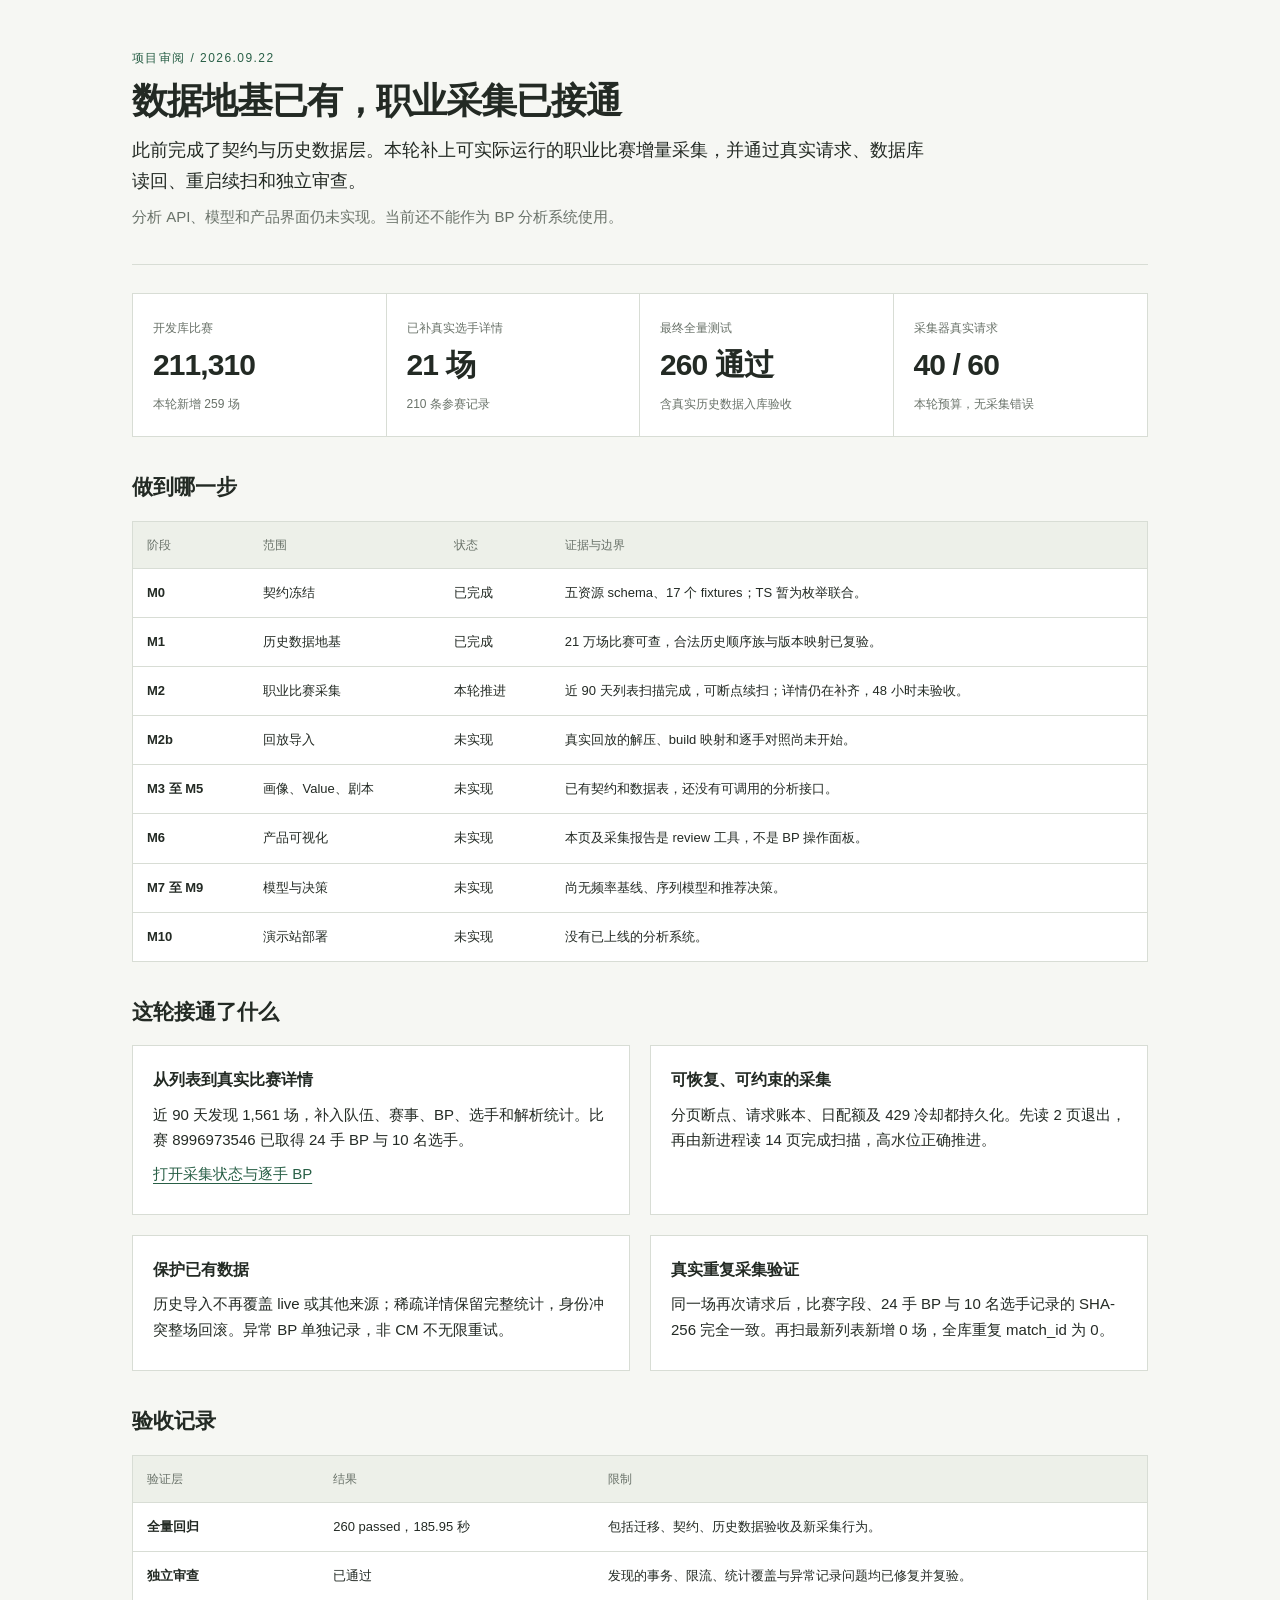
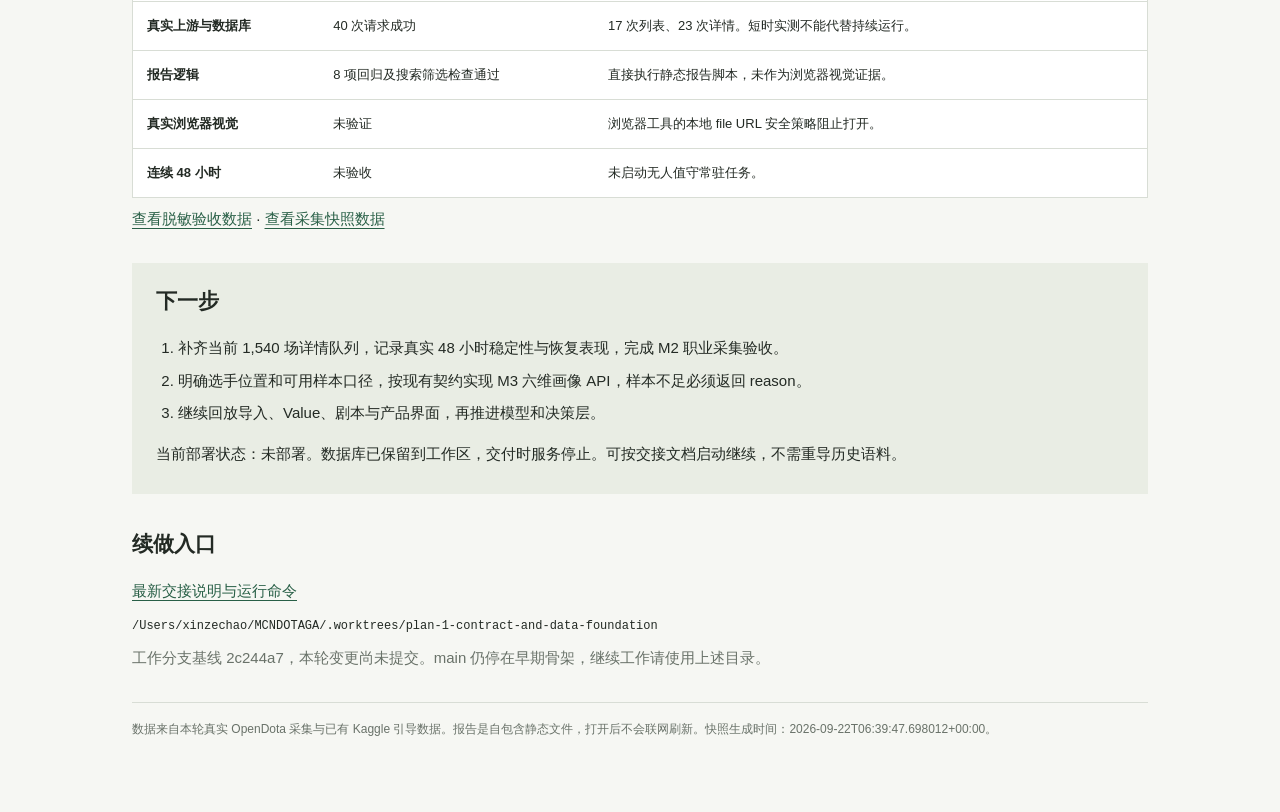
<file: docs/reviews/2026-09-22-progress.html>
<!doctype html>
<html lang="zh-CN"><head><meta charset="utf-8"><meta name="viewport" content="width=device-width,initial-scale=1"><title>DOTA2 分析系统续做报告</title>
<style>
:root{color-scheme:light;--ink:#232a24;--muted:#697269;--line:#d8ddd5;--green:#285f46}*{box-sizing:border-box}body{margin:0;background:#f6f7f3;color:var(--ink);font:15px/1.7 -apple-system,BlinkMacSystemFont,"PingFang SC","Microsoft YaHei",sans-serif}main{max-width:1080px;margin:auto;padding:48px 32px 72px}header{padding-bottom:26px;border-bottom:1px solid var(--line)}.label{font-size:12px;color:var(--green);letter-spacing:.12em}h1{margin:10px 0;font-size:36px;line-height:1.3;letter-spacing:-.03em}h2{font-size:21px;margin:0 0 16px}h3{font-size:16px;margin:0 0 8px}p{margin:8px 0}.lead{font-size:18px;max-width:800px}.muted,small{color:var(--muted)}small{font-size:12px}section{margin-top:32px}a{color:var(--green);text-underline-offset:4px}.cards{display:grid;grid-template-columns:repeat(4,1fr);border:1px solid var(--line);background:white;margin-top:28px}.card{padding:20px;border-right:1px solid var(--line)}.card:last-child{border-right:0}.card span{font-size:12px;color:var(--muted)}.card strong{display:block;font-size:30px;font-variant-numeric:tabular-nums;letter-spacing:-.03em}.table-wrap{overflow:auto;border:1px solid var(--line);background:white}table{width:100%;border-collapse:collapse;text-align:left;font-size:13px}th{font-size:12px;font-weight:500;background:#edf0e9;color:var(--muted)}th,td{padding:13px 14px;border-bottom:1px solid var(--line);vertical-align:top}td:first-child{white-space:nowrap;font-weight:600}tr:last-child td{border-bottom:0}.evidence{display:grid;grid-template-columns:1fr 1fr;gap:20px}.evidence article{padding:20px;background:white;border:1px solid var(--line)}.boundary{padding:20px 24px;background:#e9ede4}ol{padding-left:22px}li{margin:7px 0}code{font:12px ui-monospace,monospace;overflow-wrap:anywhere}footer{border-top:1px solid var(--line);margin-top:32px;padding-top:16px;font-size:12px;color:var(--muted)}@media(max-width:700px){main{padding:28px 18px 40px}h1{font-size:28px}.cards{grid-template-columns:1fr 1fr}.card{border-bottom:1px solid var(--line)}.card:nth-child(2){border-right:0}.card:nth-child(3),.card:nth-child(4){border-bottom:0}.evidence{grid-template-columns:1fr}th,td{padding:11px}}
</style></head><body><main><header><div class="label">项目审阅 / 2026.09.22</div><h1>数据地基已有，职业采集已接通</h1><p class="lead">此前完成了契约与历史数据层。本轮补上可实际运行的职业比赛增量采集，并通过真实请求、数据库读回、重启续扫和独立审查。</p><p class="muted">分析 API、模型和产品界面仍未实现。当前还不能作为 BP 分析系统使用。</p></header>
<div class="cards"><div class="card"><span>开发库比赛</span><strong>211,310</strong><small>本轮新增 259 场</small></div><div class="card"><span>已补真实选手详情</span><strong>21 场</strong><small>210 条参赛记录</small></div><div class="card"><span>最终全量测试</span><strong>260 通过</strong><small>含真实历史数据入库验收</small></div><div class="card"><span>采集器真实请求</span><strong>40 / 60</strong><small>本轮预算，无采集错误</small></div></div>
<section><h2>做到哪一步</h2><div class="table-wrap"><table><thead><tr><th>阶段</th><th>范围</th><th>状态</th><th>证据与边界</th></tr></thead><tbody><tr><td>M0</td><td>契约冻结</td><td>已完成</td><td>五资源 schema、17 个 fixtures；TS 暂为枚举联合。</td></tr><tr><td>M1</td><td>历史数据地基</td><td>已完成</td><td>21 万场比赛可查，合法历史顺序族与版本映射已复验。</td></tr><tr><td>M2</td><td>职业比赛采集</td><td>本轮推进</td><td>近 90 天列表扫描完成，可断点续扫；详情仍在补齐，48 小时未验收。</td></tr><tr><td>M2b</td><td>回放导入</td><td>未实现</td><td>真实回放的解压、build 映射和逐手对照尚未开始。</td></tr><tr><td>M3 至 M5</td><td>画像、Value、剧本</td><td>未实现</td><td>已有契约和数据表，还没有可调用的分析接口。</td></tr><tr><td>M6</td><td>产品可视化</td><td>未实现</td><td>本页及采集报告是 review 工具，不是 BP 操作面板。</td></tr><tr><td>M7 至 M9</td><td>模型与决策</td><td>未实现</td><td>尚无频率基线、序列模型和推荐决策。</td></tr><tr><td>M10</td><td>演示站部署</td><td>未实现</td><td>没有已上线的分析系统。</td></tr></tbody></table></div></section>
<section><h2>这轮接通了什么</h2><div class="evidence"><article><h3>从列表到真实比赛详情</h3><p>近 90 天发现 1,561 场，补入队伍、赛事、BP、选手和解析统计。比赛 8996973546 已取得 24 手 BP 与 10 名选手。</p><p><a href="2026-09-22-collector.html">打开采集状态与逐手 BP</a></p></article><article><h3>可恢复、可约束的采集</h3><p>分页断点、请求账本、日配额及 429 冷却都持久化。先读 2 页退出，再由新进程读 14 页完成扫描，高水位正确推进。</p></article><article><h3>保护已有数据</h3><p>历史导入不再覆盖 live 或其他来源；稀疏详情保留完整统计，身份冲突整场回滚。异常 BP 单独记录，非 CM 不无限重试。</p></article><article><h3>真实重复采集验证</h3><p>同一场再次请求后，比赛字段、24 手 BP 与 10 名选手记录的 SHA-256 完全一致。再扫最新列表新增 0 场，全库重复 match_id 为 0。</p></article></div></section>
<section><h2>验收记录</h2><div class="table-wrap"><table><thead><tr><th>验证层</th><th>结果</th><th>限制</th></tr></thead><tbody><tr><td>全量回归</td><td>260 passed，185.95 秒</td><td>包括迁移、契约、历史数据验收及新采集行为。</td></tr><tr><td>独立审查</td><td>已通过</td><td>发现的事务、限流、统计覆盖与异常记录问题均已修复并复验。</td></tr><tr><td>真实上游与数据库</td><td>40 次请求成功</td><td>17 次列表、23 次详情。短时实测不能代替持续运行。</td></tr><tr><td>报告逻辑</td><td>8 项回归及搜索筛选检查通过</td><td>直接执行静态报告脚本，未作为浏览器视觉证据。</td></tr><tr><td>真实浏览器视觉</td><td>未验证</td><td>浏览器工具的本地 file URL 安全策略阻止打开。</td></tr><tr><td>连续 48 小时</td><td>未验收</td><td>未启动无人值守常驻任务。</td></tr></tbody></table></div><p><a href="2026-09-22-validation.json">查看脱敏验收数据</a> · <a href="2026-09-22-collector.json">查看采集快照数据</a></p></section>
<section class="boundary"><h2>下一步</h2><ol><li>补齐当前 1,540 场详情队列，记录真实 48 小时稳定性与恢复表现，完成 M2 职业采集验收。</li><li>明确选手位置和可用样本口径，按现有契约实现 M3 六维画像 API，样本不足必须返回 reason。</li><li>继续回放导入、Value、剧本与产品界面，再推进模型和决策层。</li></ol><p>当前部署状态：未部署。数据库已保留到工作区，交付时服务停止。可按交接文档启动继续，不需重导历史语料。</p></section>
<section><h2>续做入口</h2><p><a href="../superpowers/HANDOFF.md">最新交接说明与运行命令</a></p><p><code>/Users/xinzechao/MCNDOTAGA/.worktrees/plan-1-contract-and-data-foundation</code></p><p class="muted">工作分支基线 2c244a7，本轮变更尚未提交。main 仍停在早期骨架，继续工作请使用上述目录。</p></section><footer>数据来自本轮真实 OpenDota 采集与已有 Kaggle 引导数据。报告是自包含静态文件，打开后不会联网刷新。快照生成时间：2026-09-22T06:39:47.698012+00:00。</footer></main></body></html>
</file>
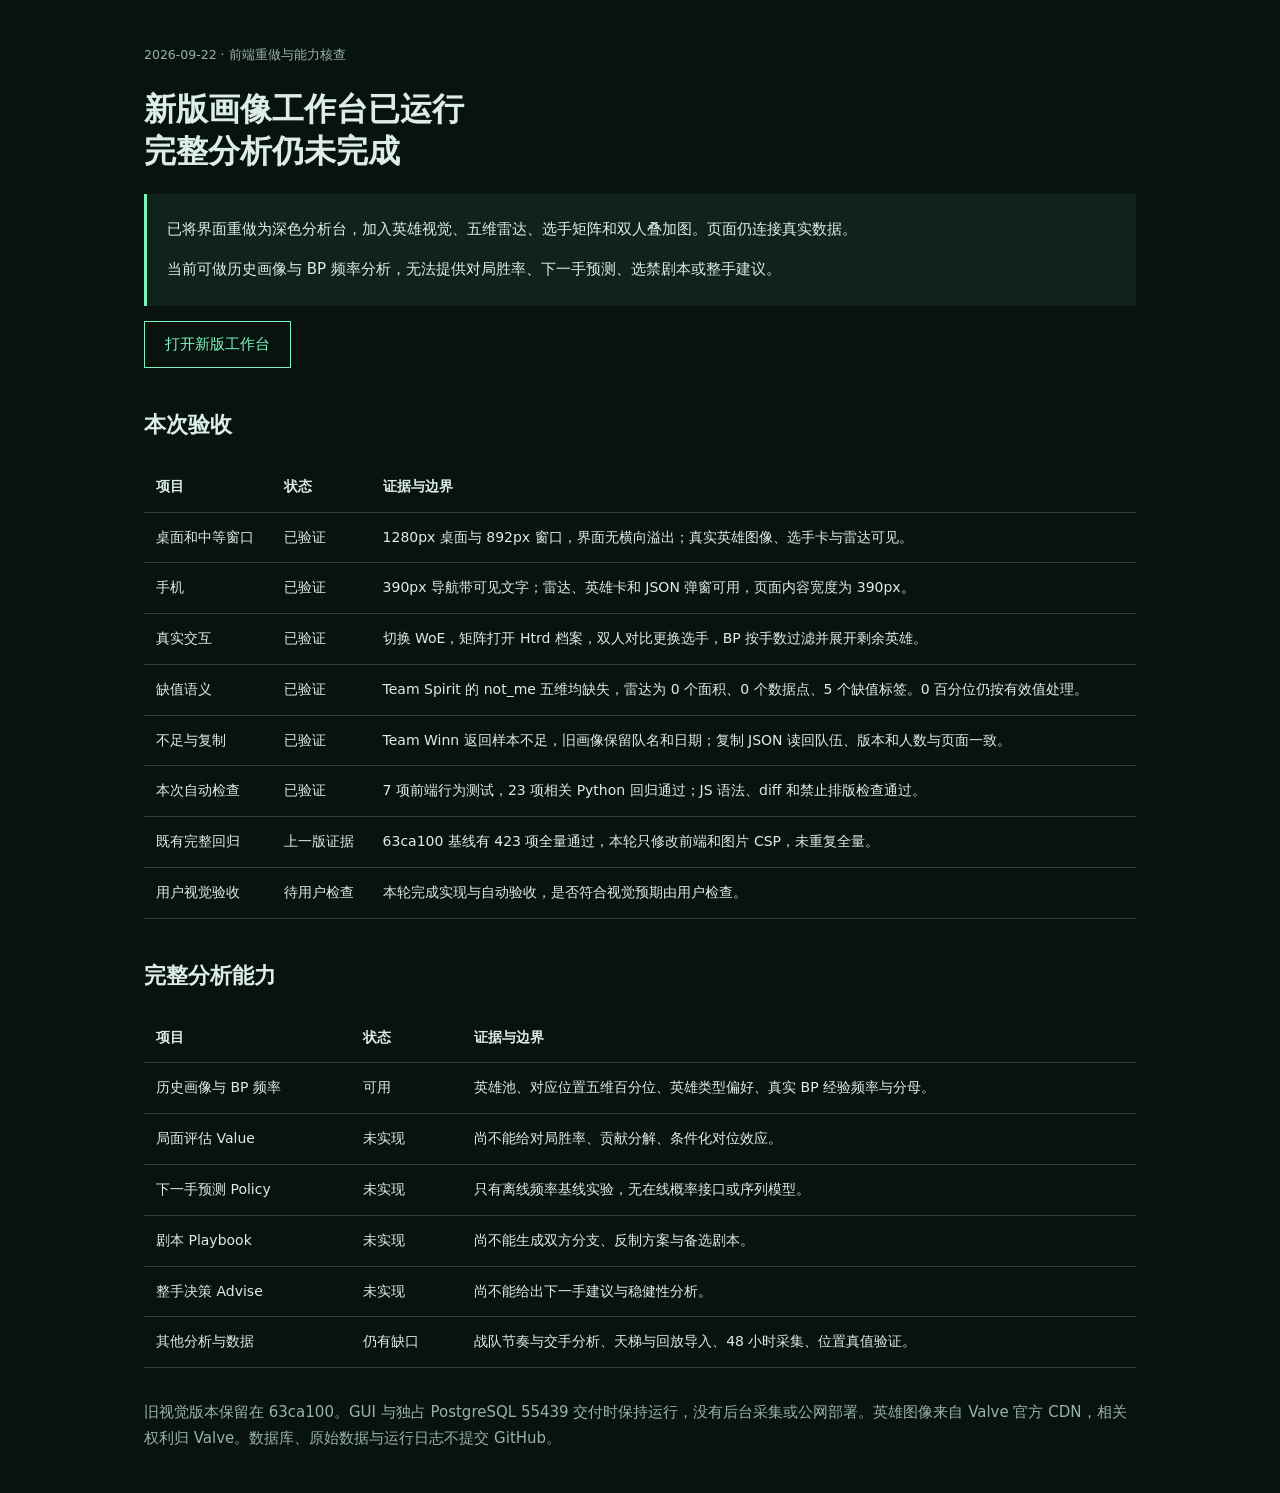
<file: docs/reviews/2026-09-22-workbench-redesign.html>
<!doctype html><html lang="zh-CN"><head><meta charset="utf-8"><meta name="viewport" content="width=device-width,initial-scale=1"><title>前端重做与完整分析能力核查</title><style>*{box-sizing:border-box}body{margin:0;color:#dcece6;background:#081310;font:15px/1.7 system-ui,"PingFang SC",sans-serif}main{max-width:1040px;margin:42px auto;padding:0 24px}h1{font-size:32px;line-height:1.3}h2{font-size:22px;margin-top:38px}a{color:#7df3bd}small{color:#98b2a7}.entry{display:inline-block;border:1px solid #7df3bd;padding:10px 20px;text-decoration:none}.summary{border-left:3px solid #7df3bd;padding:8px 20px;background:#10221c}table{border-collapse:collapse;width:100%;font-size:14px}th,td{text-align:left;border-bottom:1px solid #284239;vertical-align:top;padding:13px 12px}th:nth-child(2),td:nth-child(2){white-space:nowrap}.scroll{overflow:auto}footer{margin-top:32px;color:#98b2a7}@media(max-width:640px){table{min-width:620px}main{padding:0 16px}h1{font-size:27px}}</style></head><body><main><small>2026-09-22 · 前端重做与能力核查</small><h1>新版画像工作台已运行<br>完整分析仍未完成</h1><div class="summary"><p>已将界面重做为深色分析台，加入英雄视觉、五维雷达、选手矩阵和双人叠加图。页面仍连接真实数据。</p><p>当前可做历史画像与 BP 频率分析，无法提供对局胜率、下一手预测、选禁剧本或整手建议。</p></div><p><a class="entry" href="http://127.0.0.1:8016/">打开新版工作台</a></p><h2>本次验收</h2><div class="scroll"><table><thead><tr><th>项目</th><th>状态</th><th>证据与边界</th></tr></thead><tbody><tr><td>桌面和中等窗口</td><td>已验证</td><td>1280px 桌面与 892px 窗口，界面无横向溢出；真实英雄图像、选手卡与雷达可见。</td></tr><tr><td>手机</td><td>已验证</td><td>390px 导航带可见文字；雷达、英雄卡和 JSON 弹窗可用，页面内容宽度为 390px。</td></tr><tr><td>真实交互</td><td>已验证</td><td>切换 WoE，矩阵打开 Htrd 档案，双人对比更换选手，BP 按手数过滤并展开剩余英雄。</td></tr><tr><td>缺值语义</td><td>已验证</td><td>Team Spirit 的 not_me 五维均缺失，雷达为 0 个面积、0 个数据点、5 个缺值标签。0 百分位仍按有效值处理。</td></tr><tr><td>不足与复制</td><td>已验证</td><td>Team Winn 返回样本不足，旧画像保留队名和日期；复制 JSON 读回队伍、版本和人数与页面一致。</td></tr><tr><td>本次自动检查</td><td>已验证</td><td>7 项前端行为测试，23 项相关 Python 回归通过；JS 语法、diff 和禁止排版检查通过。</td></tr><tr><td>既有完整回归</td><td>上一版证据</td><td>63ca100 基线有 423 项全量通过，本轮只修改前端和图片 CSP，未重复全量。</td></tr><tr><td>用户视觉验收</td><td>待用户检查</td><td>本轮完成实现与自动验收，是否符合视觉预期由用户检查。</td></tr></tbody></table></div><h2>完整分析能力</h2><div class="scroll"><table><thead><tr><th>项目</th><th>状态</th><th>证据与边界</th></tr></thead><tbody><tr><td>历史画像与 BP 频率</td><td>可用</td><td>英雄池、对应位置五维百分位、英雄类型偏好、真实 BP 经验频率与分母。</td></tr><tr><td>局面评估 Value</td><td>未实现</td><td>尚不能给对局胜率、贡献分解、条件化对位效应。</td></tr><tr><td>下一手预测 Policy</td><td>未实现</td><td>只有离线频率基线实验，无在线概率接口或序列模型。</td></tr><tr><td>剧本 Playbook</td><td>未实现</td><td>尚不能生成双方分支、反制方案与备选剧本。</td></tr><tr><td>整手决策 Advise</td><td>未实现</td><td>尚不能给出下一手建议与稳健性分析。</td></tr><tr><td>其他分析与数据</td><td>仍有缺口</td><td>战队节奏与交手分析、天梯与回放导入、48 小时采集、位置真值验证。</td></tr></tbody></table></div><footer>旧视觉版本保留在 63ca100。GUI 与独占 PostgreSQL 55439 交付时保持运行，没有后台采集或公网部署。英雄图像来自 Valve 官方 CDN，相关权利归 Valve。数据库、原始数据与运行日志不提交 GitHub。</footer></main></body></html>
</file>
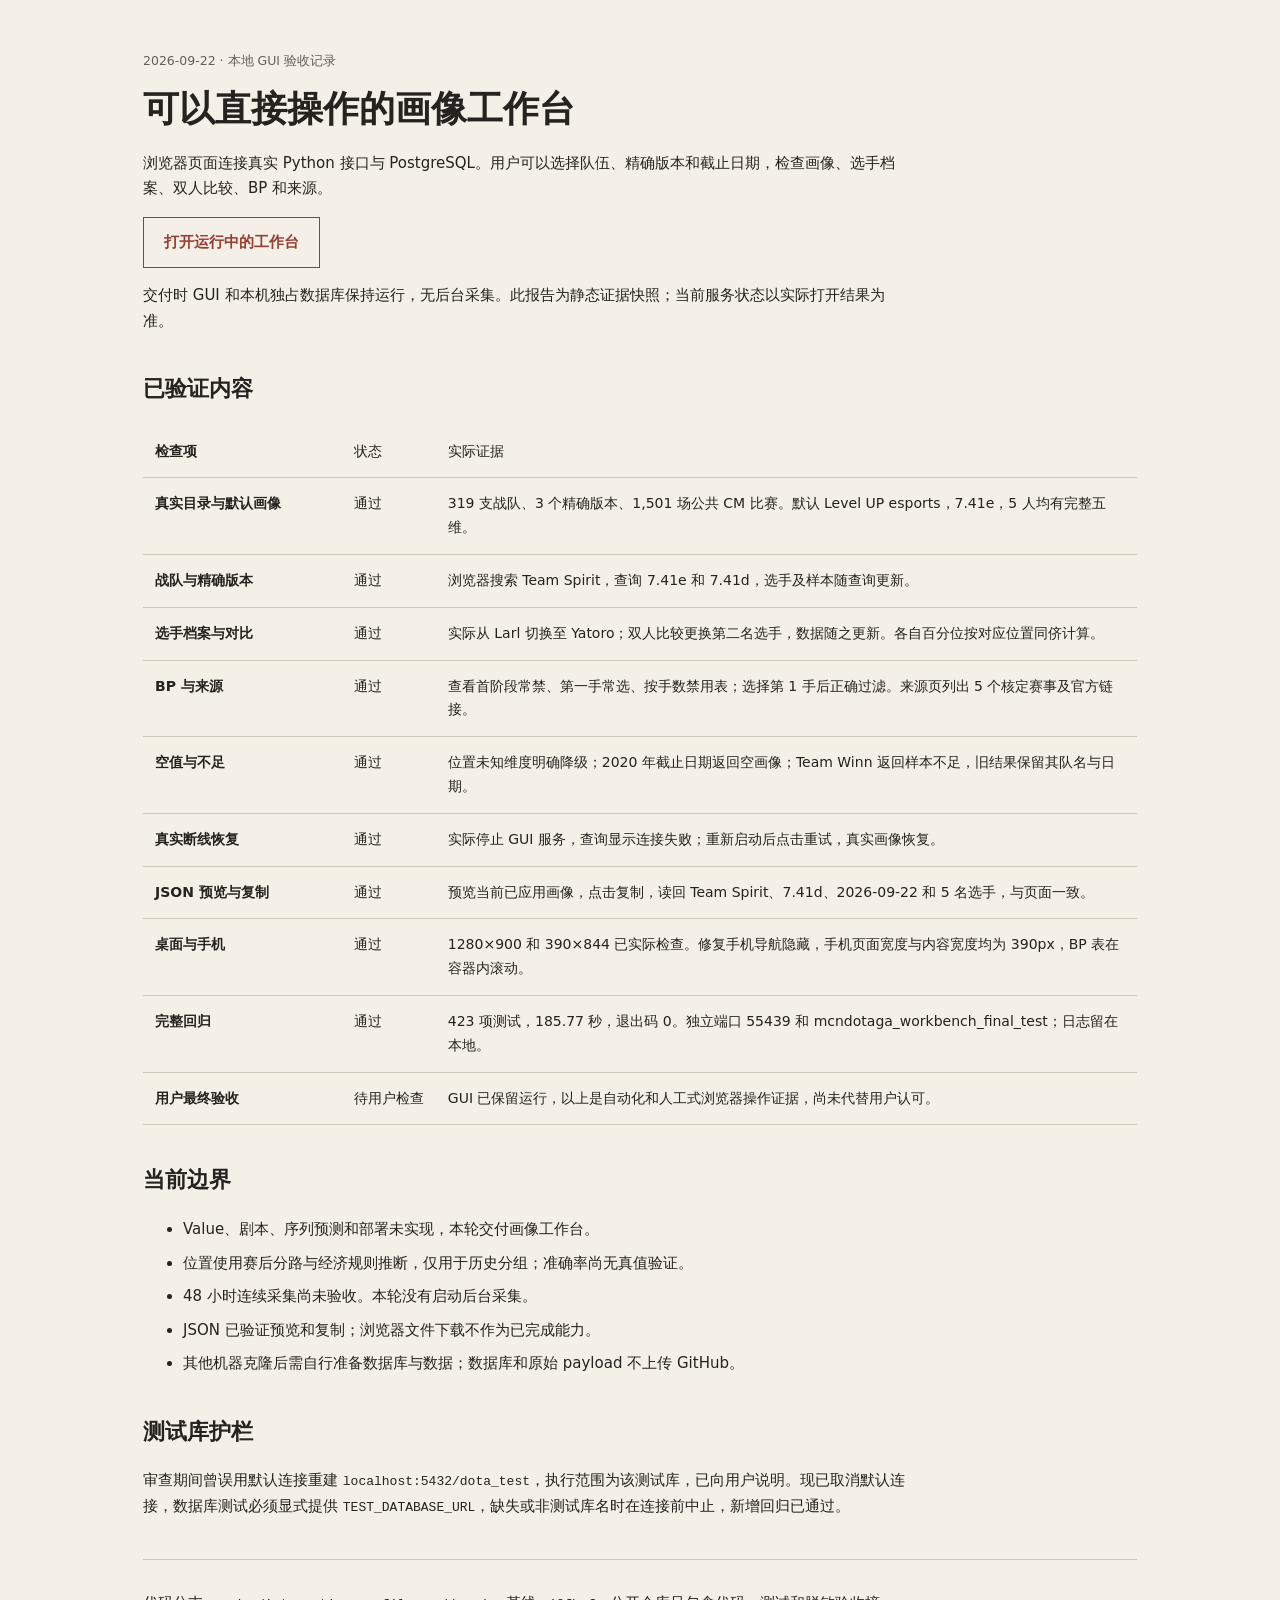
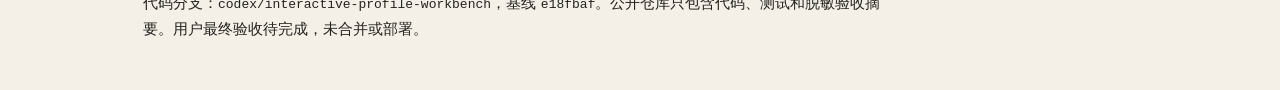
<file: docs/reviews/2026-09-22-workbench.html>
<!doctype html>
<html lang="zh-CN"><head><meta charset="utf-8"><meta name="viewport" content="width=device-width,initial-scale=1"><title>画像工作台验收记录</title><style>
:root{color-scheme:light}*{box-sizing:border-box}body{margin:0;background:#f4f0e7;color:#25221f;font:15px/1.7 system-ui,"PingFang SC",sans-serif}main{max-width:1050px;margin:48px auto;padding:0 28px}h1{font-size:36px;line-height:1.25;margin:12px 0 20px}h2{font-size:22px;margin-top:36px}p{max-width:80ch}a{color:#993d2f}small{color:#655f59}table{border-collapse:collapse;width:100%;font-size:14px}th,td{padding:14px 12px;border-bottom:1px solid #cfc8be;text-align:left;vertical-align:top}th{width:20%}td:nth-child(2){white-space:nowrap}.entry{display:inline-block;padding:12px 20px;border:1px solid #993d2f;font-weight:600;text-decoration:none}.table-wrap{overflow:auto}li{margin:8px 0}code{font-size:13px}footer{border-top:1px solid #cfc8be;margin-top:40px;padding-top:16px}@media(max-width:600px){main{margin:24px auto;padding:0 18px}h1{font-size:28px}table{min-width:640px}}</style></head><body><main>
<small>2026-09-22 · 本地 GUI 验收记录</small><h1>可以直接操作的画像工作台</h1><p>浏览器页面连接真实 Python 接口与 PostgreSQL。用户可以选择队伍、精确版本和截止日期，检查画像、选手档案、双人比较、BP 和来源。</p><a class="entry" href="http://127.0.0.1:8016/">打开运行中的工作台</a><p>交付时 GUI 和本机独占数据库保持运行，无后台采集。此报告为静态证据快照；当前服务状态以实际打开结果为准。</p>
<h2>已验证内容</h2><div class="table-wrap"><table><thead><tr><th>检查项</th><td>状态</td><td>实际证据</td></tr></thead><tbody><tr><th>真实目录与默认画像</th><td>通过</td><td>319 支战队、3 个精确版本、1,501 场公共 CM 比赛。默认 Level UP esports，7.41e，5 人均有完整五维。</td></tr><tr><th>战队与精确版本</th><td>通过</td><td>浏览器搜索 Team Spirit，查询 7.41e 和 7.41d，选手及样本随查询更新。</td></tr><tr><th>选手档案与对比</th><td>通过</td><td>实际从 Larl 切换至 Yatoro；双人比较更换第二名选手，数据随之更新。各自百分位按对应位置同侪计算。</td></tr><tr><th>BP 与来源</th><td>通过</td><td>查看首阶段常禁、第一手常选、按手数禁用表；选择第 1 手后正确过滤。来源页列出 5 个核定赛事及官方链接。</td></tr><tr><th>空值与不足</th><td>通过</td><td>位置未知维度明确降级；2020 年截止日期返回空画像；Team Winn 返回样本不足，旧结果保留其队名与日期。</td></tr><tr><th>真实断线恢复</th><td>通过</td><td>实际停止 GUI 服务，查询显示连接失败；重新启动后点击重试，真实画像恢复。</td></tr><tr><th>JSON 预览与复制</th><td>通过</td><td>预览当前已应用画像，点击复制，读回 Team Spirit、7.41d、2026-09-22 和 5 名选手，与页面一致。</td></tr><tr><th>桌面与手机</th><td>通过</td><td>1280×900 和 390×844 已实际检查。修复手机导航隐藏，手机页面宽度与内容宽度均为 390px，BP 表在容器内滚动。</td></tr><tr><th>完整回归</th><td>通过</td><td>423 项测试，185.77 秒，退出码 0。独立端口 55439 和 mcndotaga_workbench_final_test；日志留在本地。</td></tr><tr><th>用户最终验收</th><td>待用户检查</td><td>GUI 已保留运行，以上是自动化和人工式浏览器操作证据，尚未代替用户认可。</td></tr></tbody></table></div>
<h2>当前边界</h2><ul><li>Value、剧本、序列预测和部署未实现，本轮交付画像工作台。</li><li>位置使用赛后分路与经济规则推断，仅用于历史分组；准确率尚无真值验证。</li><li>48 小时连续采集尚未验收。本轮没有启动后台采集。</li><li>JSON 已验证预览和复制；浏览器文件下载不作为已完成能力。</li><li>其他机器克隆后需自行准备数据库与数据；数据库和原始 payload 不上传 GitHub。</li></ul>
<h2>测试库护栏</h2><p>审查期间曾误用默认连接重建 <code>localhost:5432/dota_test</code>，执行范围为该测试库，已向用户说明。现已取消默认连接，数据库测试必须显式提供 <code>TEST_DATABASE_URL</code>，缺失或非测试库名时在连接前中止，新增回归已通过。</p>
<footer><p>代码分支：<code>codex/interactive-profile-workbench</code>，基线 <code>e18fbaf</code>。公开仓库只包含代码、测试和脱敏验收摘要。用户最终验收待完成，未合并或部署。</p></footer></main></body></html>
</file>
